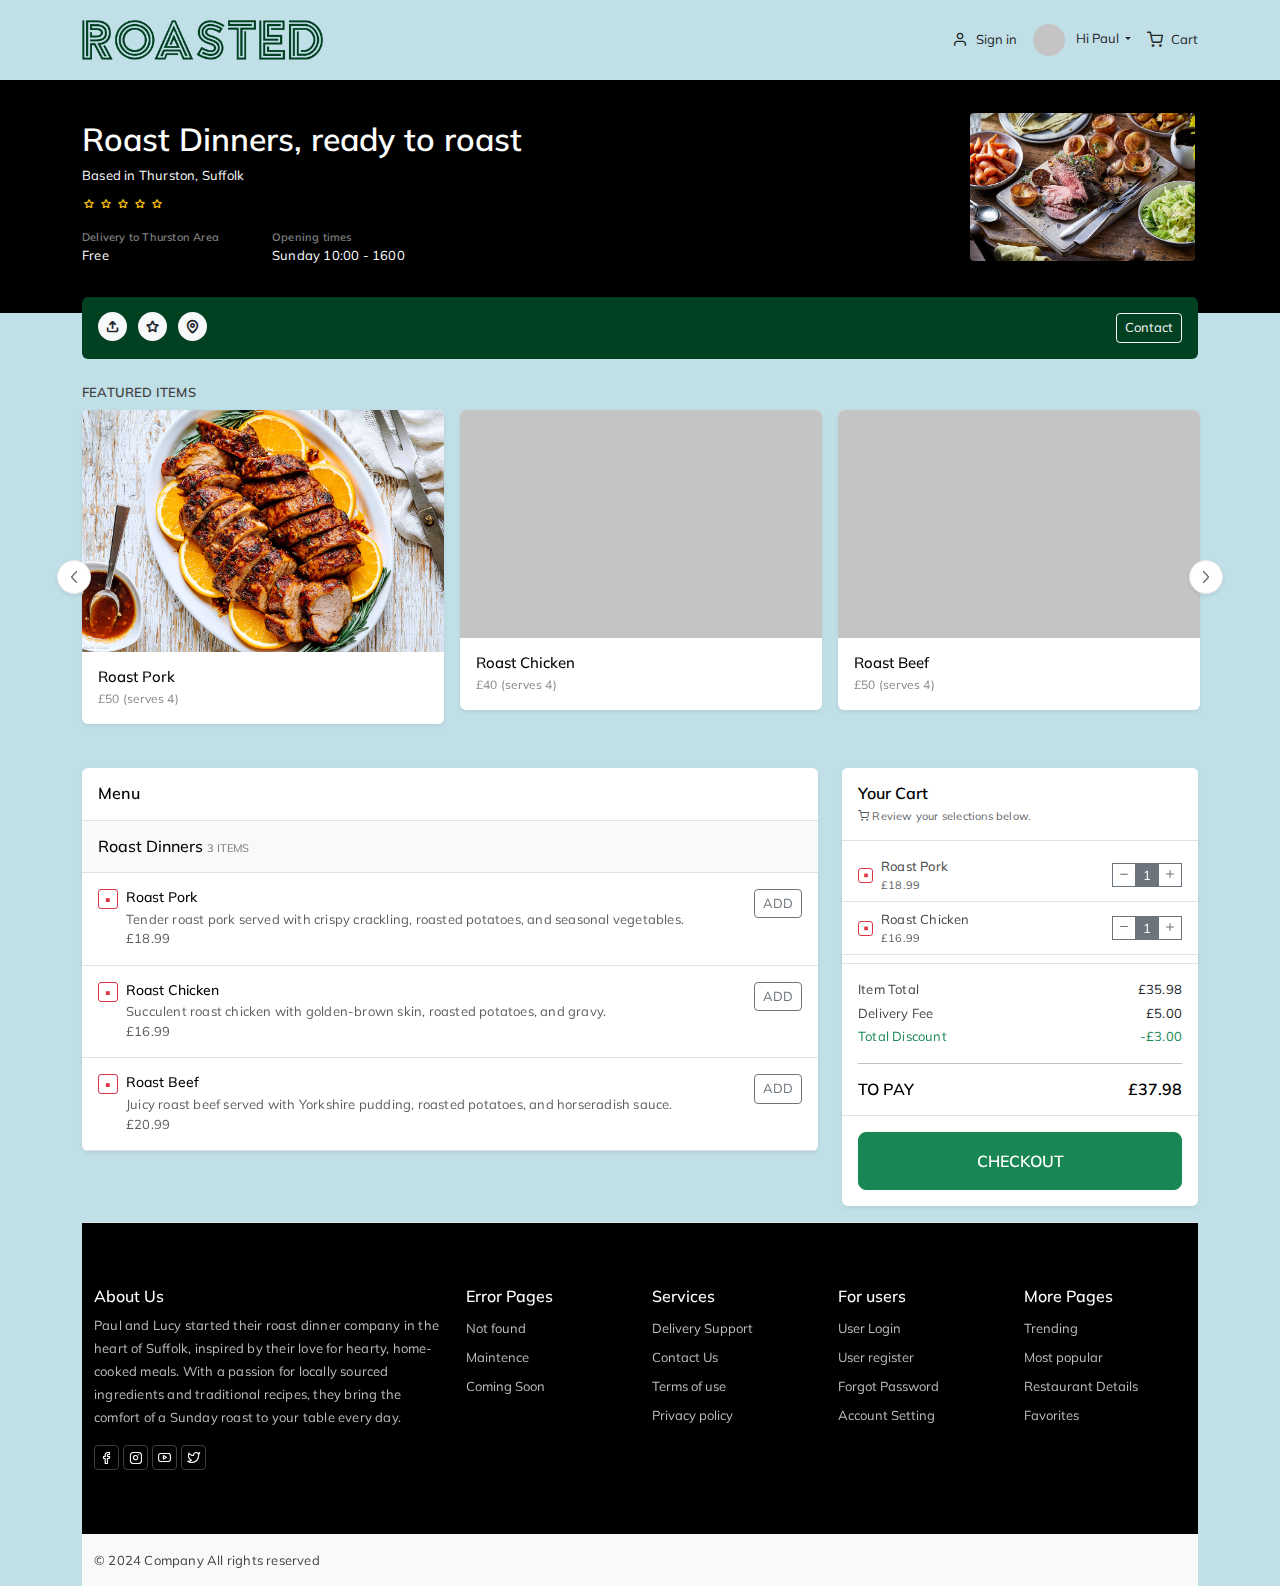
<file: index.html>
<!DOCTYPE html>
<html lang="en">

<head>
    <meta charset="utf-8">
    <meta name="viewport" content="width=device-width, initial-scale=1, shrink-to-fit=no">
    <meta name="description" content="Askbootstrap">
    <meta name="author" content="Askbootstrap">
    <link rel="icon" type="image/png" href="img/fav.png">
    <title>Roasted Suffolk</title>
    <!-- Slick Slider -->
    <link href="vendor/slick/slick/slick.css" rel="stylesheet" type="text/css">
    <link href="vendor/slick/slick/slick-theme.css" rel="stylesheet" type="text/css">
    <!-- Feather Icon-->
    <link href="vendor/icons/feather.css" rel="stylesheet" type="text/css">
    <!-- Bootstrap core CSS -->
    <link href="vendor/bootstrap/css/bootstrap.min.css" rel="stylesheet">
    <!-- Custom styles for this template -->
    <link href="css/style.css" rel="stylesheet">
    <!-- Sidebar CSS -->
    <link href="vendor/sidebar/demo.css" rel="stylesheet">
</head>

<body class="fixed-bottom-bar">
    <header class="section-header">
        <section class="header-main shadow-sm py-3">
            <div class="container">
                <div class="row align-items-center">
                    <!-- Logo Section -->
                    <div class="col-auto">
                        <a href="index.html" class="brand-wrap mb-0">
                            <img alt="Logo" class="img-fluid" src="img/logo.png">
                        </a>
                    </div>
                    <!-- Right Section -->
                    <div class="col">
                        <div class="d-flex align-items-center justify-content-end">
                            <!-- Signin -->
                            <a href="login.html" class="widget-header me-3 text-dark">
                                <div class="icon d-flex align-items-center">
                                    <i class="feather-user h6 me-2 mb-0"></i> <span>Sign in</span>
                                </div>
                            </a>
                            <!-- My account -->
                            <div class="dropdown me-3">
                                <a href="#" class="dropdown-toggle text-dark py-2 d-block" id="dropdownMenuButton" data-bs-toggle="dropdown" aria-haspopup="true" aria-expanded="false">
                                    <img alt="User" src="img/user/1.jpg" class="img-fluid rounded-circle header-user me-2"> Hi Paul
                                </a>
                                <div class="dropdown-menu dropdown-menu-end">
                                    <a class="dropdown-item" href="profile.html">My account</a>
                                    <a class="dropdown-item" href="faq.html">Delivery support</a>
                                    <a class="dropdown-item" href="contact-us.html">Contact us</a>
                                    <a class="dropdown-item" href="terms.html">Terms of use</a>
                                    <a class="dropdown-item" href="privacy.html">Privacy policy</a>
                                    <a class="dropdown-item" href="login.html">Logout</a>
                                </div>
                            </div>
                            <!-- Cart -->
                            <a href="checkout.html" class="widget-header text-dark">
                                <div class="icon d-flex align-items-center">
                                    <i class="feather-shopping-cart h6 me-2 mb-0"></i> <span>Cart</span>
                                </div>
                            </a>
                        </div>
                    </div>
                </div>
            </div>
        </section>
    </header>
    
    <div class="d-none">
        <div class="p-3 d-flex align-items-center">
            <!-- Logo Section -->
            <a href="index.html" class="brand-wrap mb-0 me-2">
                <img alt="Logo" class="img-fluid" src="img/logo.png" style="max-height: 30px;">
            </a>
            <!-- Title Section -->
        </div>        
    </div>
    <div class="offer-section py-4">
        <div class="container position-relative">
            <img alt="#" src="img/roast-1.jpg" class="restaurant-pic">
            <div class="pt-3 text-white">
                <h2 class="fw-bold">Roast Dinners, ready to roast</h2>
                <p class="text-white m-0">Based in Thurston, Suffolk</p>
                <div class="rating-wrap d-flex align-items-center mt-2">
                    <ul class="rating-stars list-unstyled">
                        <li>
                            <i class="feather-star text-warning"></i>
                            <i class="feather-star text-warning"></i>
                            <i class="feather-star text-warning"></i>
                            <i class="feather-star text-warning"></i>
                            <i class="feather-star text-warning"></i>
                        </li>
                    </ul>
                </div>
            </div>
            <div class="pb-4">
                <div class="row">
                    <div class="col-6 col-md-2">
                        <p class="text-white-50 fw-bold m-0 small">Delivery to Thurston Area</p>
                        <p class="text-white m-0">Free</p>
                    </div>
                    <div class="col-6 col-md-2">
                        <p class="text-white-50 fw-bold m-0 small">Opening times</p>
                        <p class="text-white m-0">Sunday 10:00 - 1600</p>
                    </div>
                </div>
            </div>
        </div>
    </div>
    <div class="container">
        <div class="p-3 bg-primary bg-primary mt-n3 rounded position-relative">
            <div class="d-flex align-items-center">
                <div class="feather_icon">
                    <a href="#ratings-and-reviews" class="text-decoration-none text-dark"><i class="p-2 bg-light rounded-circle fw-bold  feather-upload"></i></a>
                    <a href="#ratings-and-reviews" class="text-decoration-none text-dark mx-2"><i class="p-2 bg-light rounded-circle fw-bold  feather-star"></i></a>
                    <a href="#ratings-and-reviews" class="text-decoration-none text-dark"><i class="p-2 bg-light rounded-circle fw-bold feather-map-pin"></i></a>
                </div>
                <a href="contact-us.html" class="btn btn-sm btn-outline-light ms-auto">Contact</a>
            </div>
        </div>
    </div>
    <div class="container">
        <div class="">
            <p class="fw-bold pt-4 m-0">FEATURED ITEMS</p>
            <!-- slider -->
            <div class="trending-slider rounded">
                <div class="osahan-slider-item">
                    <div class="list-card bg-white h-100 rounded overflow-hidden position-relative shadow-sm">
                        <div class="list-card-image">
                            <a href="checkout.html">
                                <img alt="#" src="img/roastpork.jpg" class="img-fluid item-img w-100">
                            </a>
                        </div>
                        <div class="p-3 position-relative">
                            <div class="list-card-body">
                                <h6 class="mb-1"><a href="checkout.html" class="text-black">Roast Pork</a>
                                </h6>
                                <p class="text-gray m-0"> <span class="text-black-50"> £50 (serves 4)</span></p>
                            </div>
                        </div>
                    </div>
                </div>
                <div class="osahan-slider-item">
                    <div class="list-card bg-white h-100 rounded overflow-hidden position-relative shadow-sm">
                        <div class="list-card-image">
                            <a href="checkout.html">
                                <img alt="#" src="img/trending2.png" class="img-fluid item-img w-100">
                            </a>
                        </div>
                        <div class="p-3 position-relative">
                            <div class="list-card-body">
                                <h6 class="mb-1"><a href="checkout.html" class="text-black">Roast Chicken</a></h6>
                                <p class="text-gray m-0"> <span class="text-black-50"> £40 (serves 4)</span></p>
                            </div>
                        </div>
                    </div>
                </div>
                <div class="osahan-slider-item">
                    <div class="list-card bg-white h-100 rounded overflow-hidden position-relative shadow-sm">
                        <div class="list-card-image">
                            <a href="checkout.html">
                                <img alt="#" src="img/trending3.png" class="img-fluid item-img w-100">
                            </a>
                        </div>
                        <div class="p-3 position-relative">
                            <div class="list-card-body">
                                <h6 class="mb-1"><a href="checkout.html" class="text-black">Roast Beef</a></h6>
                                <p class="text-gray m-0"> <span class="text-black-50"> £50 (serves 4)</span></p>
                            </div>
                        </div>
                    </div>
                </div>
                <div class="osahan-slider-item">
                    <div class="list-card bg-white h-100 rounded overflow-hidden position-relative shadow-sm">
                        <div class="list-card-image">
                            <a href="checkout.html">
                                <img alt="#" src="img/trending2.png" class="img-fluid item-img w-100">
                            </a>
                        </div>
                        <div class="p-3 position-relative">
                            <div class="list-card-body">
                                <h6 class="mb-1"><a href="checkout.html" class="text-black">Thai Famous Cuisine</a></h6>
                                <p class="text-gray mb-3">North Indian • Indian • Pure veg</p>
                                <p class="text-gray m-0"> <span class="text-black-50"> £250 FOR TWO</span></p>
                            </div>
                        </div>
                    </div>
                </div>
            </div>
        </div>
    </div>
    <!-- Menu -->
    <div class="container position-relative">
        <div class="row">
            <div class="col-md-8 pt-3">
                <div class="shadow-sm rounded bg-white mb-3 overflow-hidden">
                    <div class="d-flex item-aligns-center">
                        <p class="fw-bold h6 p-3 border-bottom mb-0 w-100">Menu</p>
                    </div>
                    <div class="row m-0">
                        <h6 class="p-3 m-0 bg-light w-100">Roast Dinners <small class="text-black-50">3 ITEMS</small></h6>
                        <div class="col-md-12 px-0 border-top">
                            <div>
                                <!-- Roast Pork -->
                                <div class="d-flex gap-2 p-3 border-bottom gold-members">
                                    <div class="fw-bold text-danger non_veg">.</div>
                                    <div>
                                        <h6 class="mb-1">Roast Pork</h6>
                                        <p class="text-muted mb-0">Tender roast pork served with crispy crackling, roasted potatoes, and seasonal vegetables.</p>
                                        <p class="text-muted mb-0">£18.99</p>
                                    </div>
                                    <span class="ms-auto">
                                        <a href="#" class="btn btn-outline-secondary btn-sm" data-bs-toggle="modal" data-bs-target="#extras">ADD</a>
                                    </span>
                                </div>
                                <!-- Roast Chicken -->
                                <div class="d-flex gap-2 p-3 border-bottom gold-members">
                                    <div class="fw-bold text-danger non_veg">.</div>
                                    <div>
                                        <h6 class="mb-1">Roast Chicken</h6>
                                        <p class="text-muted mb-0">Succulent roast chicken with golden-brown skin, roasted potatoes, and gravy.</p>
                                        <p class="text-muted mb-0">£16.99</p>
                                    </div>
                                    <span class="ms-auto">
                                        <a href="#" class="btn btn-outline-secondary btn-sm" data-bs-toggle="modal" data-bs-target="#extras">ADD</a>
                                    </span>
                                </div>
                                <!-- Roast Beef -->
                                <div class="d-flex gap-2 p-3 border-bottom gold-members">
                                    <div class="fw-bold text-danger non_veg">.</div>
                                    <div>
                                        <h6 class="mb-1">Roast Beef</h6>
                                        <p class="text-muted mb-0">Juicy roast beef served with Yorkshire pudding, roasted potatoes, and horseradish sauce.</p>
                                        <p class="text-muted mb-0">£20.99</p>
                                    </div>
                                    <span class="ms-auto">
                                        <a href="#" class="btn btn-outline-secondary btn-sm" data-bs-toggle="modal" data-bs-target="#extras">ADD</a>
                                    </span>
                                </div>
                            </div>
                        </div>
                    </div>
                </div>
            </div>
            <!-- Cart Section -->
           <!-- Cart Section -->
<div class="col-md-4 pt-3">
    <div class="osahan-cart-item rounded shadow-sm overflow-hidden bg-white sticky_sidebar mb-3">
        <div class="d-flex border-bottom osahan-cart-item-profile bg-white p-3">
            <div class="d-flex flex-column">
                <h6 class="mb-1 fw-bold">Your Cart</h6>
                <p class="mb-0 small text-muted"><i class="feather-shopping-cart"></i> Review your selections below.</p>
            </div>
        </div>
        <!-- Cart Items -->
        <div class="bg-white border-bottom py-2">
            <div class="gold-members d-flex align-items-center justify-content-between px-3 py-2 border-bottom">
                <div class="d-flex align-items-center">
                    <div class="me-2 text-danger">&middot;</div>
                    <div>
                        <p class="m-0">Roast Pork</p>
                        <p class="text-muted mb-0 small">£18.99</p>
                    </div>
                </div>
                <div class="d-flex align-items-center">
                    <span class="count-number float-end">
                        <button type="button" class="btn-sm left dec btn btn-outline-secondary">
                            <i class="feather-minus"></i>
                        </button>
                        <input class="count-number-input" type="text" readonly="" value="1">
                        <button type="button" class="btn-sm right inc btn btn-outline-secondary">
                            <i class="feather-plus"></i>
                        </button>
                    </span>
                </div>
            </div>
            <div class="gold-members d-flex align-items-center justify-content-between px-3 py-2 border-bottom">
                <div class="d-flex align-items-center">
                    <div class="me-2 text-danger">&middot;</div>
                    <div>
                        <p class="m-0">Roast Chicken</p>
                        <p class="text-muted mb-0 small">£16.99</p>
                    </div>
                </div>
                <div class="d-flex align-items-center">
                    <span class="count-number float-end">
                        <button type="button" class="btn-sm left dec btn btn-outline-secondary">
                            <i class="feather-minus"></i>
                        </button>
                        <input class="count-number-input" type="text" readonly="" value="1">
                        <button type="button" class="btn-sm right inc btn btn-outline-secondary">
                            <i class="feather-plus"></i>
                        </button>
                    </span>
                </div>
            </div>
        </div>
        <!-- Total Summary -->
        <div class="bg-white p-3 clearfix border-bottom">
            <p class="mb-1">Item Total <span class="float-end text-dark">£35.98</span></p>
            <p class="mb-1">Delivery Fee <span class="float-end text-dark">£5.00</span></p>
            <p class="mb-1 text-success">Total Discount <span class="float-end text-success">-£3.00</span></p>
            <hr>
            <h6 class="fw-bold mb-0">TO PAY <span class="float-end">£37.98</span></h6>
        </div>
        <!-- Checkout Button -->
        <div class="p-3">
            <a class="btn btn-success w-100 btn-lg" href="successful.html">CHECKOUT</a>
        </div>
    </div>

        </div>
    </div>
    
    <!-- Footer -->
    <div class="osahan-menu-fotter fixed-bottom bg-white px-3 py-2 text-center d-none">
        <div class="row">
            <div class="col">
                <a href="home.html" class="text-dark small fw-bold text-decoration-none">
                    <p class="h4 m-0"><i class="feather-home text-dark"></i></p>
                    Home
                </a>
            </div>
            <div class="col selected">
                <a href="trending.html" class="text-danger small fw-bold text-decoration-none">
                    <p class="h4 m-0"><i class="feather-map-pin"></i></p>
                    Trending
                </a>
            </div>
            <div class="col bg-white rounded-circle mt-n4 px-3 py-2">
                <div class="bg-danger rounded-circle mt-n0 shadow">
                    <a href="checkout.html" class="text-white small fw-bold text-decoration-none">
                        <i class="feather-shopping-cart"></i>
                    </a>
                </div>
            </div>
            <div class="col">
                <a href="favorites.html" class="text-dark small fw-bold text-decoration-none">
                    <p class="h4 m-0"><i class="feather-heart"></i></p>
                    Favorites
                </a>
            </div>
            <div class="col">
                <a href="profile.html" class="text-dark small fw-bold text-decoration-none">
                    <p class="h4 m-0"><i class="feather-user"></i></p>
                    Profile
                </a>
            </div>
        </div>
    </div>
    <!-- footer -->
    <footer class="section-footer border-top bg-dark">
        <div class="container">
            <div class="footer-top padding-y py-5">
                <div class="row pt-3">
                    <aside class="col-md-4 footer-about">
                        <article class="d-flex pb-3">
                            <div class="flex-grow-1">
                                <h6 class="title text-white">About Us</h6>
                                <p class="text-muted">Paul and Lucy started their roast dinner company in the heart of Suffolk, inspired by their love for hearty, home-cooked meals. With a passion for locally sourced ingredients and traditional recipes, they bring the comfort of a Sunday roast to your table every day.</p>
                                <div class="d-flex align-items-center">
                                    <a class="btn btn-icon btn-outline-light me-1 btn-sm" title="Facebook" target="_blank" href="#"><i class="feather-facebook"></i></a>
                                    <a class="btn btn-icon btn-outline-light me-1 btn-sm" title="Instagram" target="_blank" href="#"><i class="feather-instagram"></i></a>
                                    <a class="btn btn-icon btn-outline-light me-1 btn-sm" title="Youtube" target="_blank" href="#"><i class="feather-youtube"></i></a>
                                    <a class="btn btn-icon btn-outline-light me-1 btn-sm" title="Twitter" target="_blank" href="#"><i class="feather-twitter"></i></a>
                                </div>
                            </div>
                        </article>
                    </aside>
                    <aside class="col-sm-3 col-md-2 text-white">
                        <h6 class="title">Error Pages</h6>
                        <ul class="list-unstyled hov_footer">
                            <li> <a href="not-found.html" class="text-muted">Not found</a></li>
                            <li> <a href="maintence.html" class="text-muted">Maintence</a></li>
                            <li> <a href="coming-soon.html" class="text-muted">Coming Soon</a></li>
                        </ul>
                    </aside>
                    <aside class="col-sm-3 col-md-2 text-white">
                        <h6 class="title">Services</h6>
                        <ul class="list-unstyled hov_footer">
                            <li> <a href="faq.html" class="text-muted">Delivery Support</a></li>
                            <li> <a href="contact-us.html" class="text-muted">Contact Us</a></li>
                            <li> <a href="terms.html" class="text-muted">Terms of use</a></li>
                            <li> <a href="privacy.html" class="text-muted">Privacy policy</a></li>
                        </ul>
                    </aside>
                    <aside class="col-sm-3 col-md-2 text-white">
                        <h6 class="title">For users</h6>
                        <ul class="list-unstyled hov_footer">
                            <li> <a href="login.html" class="text-muted"> User Login </a></li>
                            <li> <a href="signup.html" class="text-muted"> User register </a></li>
                            <li> <a href="forgot_password.html" class="text-muted"> Forgot Password </a></li>
                            <li> <a href="profile.html" class="text-muted"> Account Setting </a></li>
                        </ul>
                    </aside>
                    <aside class="col-sm-3 col-md-2 text-white">
                        <h6 class="title">More Pages</h6>
                        <ul class="list-unstyled hov_footer">
                            <li> <a href="trending.html" class="text-muted"> Trending </a></li>
                            <li> <a href="most_popular.html" class="text-muted"> Most popular </a></li>
                            <li> <a href="restaurant.html" class="text-muted"> Restaurant Details </a></li>
                            <li> <a href="favorites.html" class="text-muted"> Favorites </a></li>
                        </ul>
                    </aside>
                </div>
            </div>
        </div>        
        <!-- //container -->
        <div class="footer-copyright border-top py-3 bg-light">
            <div class="container d-flex align-items-center">
                <p class="mb-0"> © 2024 Company All rights reserved </p>
            </div>
        </div>
    </footer>
    <nav id="main-nav">
        <ul class="second-nav">
            <li><a href="home.html"><i class="feather-home me-2"></i> Homepage</a></li>
            <li><a href="my_order.html"><i class="feather-list me-2"></i> My Orders</a></li>
            <li>
                <a href="#"><i class="feather-edit-2 me-2"></i> Authentication</a>
                <ul>
                    <li><a href="login.html">Login</a></li>
                    <li><a href="signup.html">Register</a></li>
                    <li><a href="forgot_password.html">Forgot Password</a></li>
                    <li><a href="verification.html">Verification</a></li>
                    <li><a href="location.html">Location</a></li>
                </ul>
            </li>
            <li><a href="favorites.html"><i class="feather-heart me-2"></i> Favorites</a></li>
            <li><a href="trending.html"><i class="feather-trending-up me-2"></i> Trending</a></li>
            <li><a href="most_popular.html"><i class="feather-award me-2"></i> Most Popular</a></li>
            <li><a href="restaurant.html"><i class="feather-paperclip me-2"></i> Restaurant Detail</a></li>
            <li><a href="checkout.html"><i class="feather-list me-2"></i> Checkout</a></li>
            <li><a href="successful.html"><i class="feather-check-circle me-2"></i> Successful</a></li>
            <li><a href="map.html"><i class="feather-map-pin me-2"></i> Live Map</a></li>
            <li>
                <a href="#"><i class="feather-user me-2"></i> Profile</a>
                <ul>
                    <li><a href="profile.html">Profile</a></li>
                    <li><a href="favorites.html">Delivery support</a></li>
                    <li><a href="contact-us.html">Contact Us</a></li>
                    <li><a href="terms.html">Terms of use</a></li>
                    <li><a href="privacy.html">Privacy & Policy</a></li>
                </ul>
            </li>
            <li>
                <a href="#"><i class="feather-alert-triangle me-2"></i> Error</a>
                <ul>
                    <li><a href="not-found.html">Not Found</a>
                        <li><a href="maintence.html"> Maintence</a>
                            <li><a href="coming-soon.html">Coming Soon</a>
                </ul>
                </li>
                <li>
                    <a href="#"><i class="feather-link me-2"></i> Navigation Link Example</a>
                    <ul>
                        <li>
                            <a href="#">Link Example 1</a>
                            <ul>
                                <li>
                                    <a href="#">Link Example 1.1</a>
                                    <ul>
                                        <li><a href="#">Link</a></li>
                                        <li><a href="#">Link</a></li>
                                        <li><a href="#">Link</a></li>
                                        <li><a href="#">Link</a></li>
                                        <li><a href="#">Link</a></li>
                                    </ul>
                                </li>
                                <li>
                                    <a href="#">Link Example 1.2</a>
                                    <ul>
                                        <li><a href="#">Link</a></li>
                                        <li><a href="#">Link</a></li>
                                        <li><a href="#">Link</a></li>
                                        <li><a href="#">Link</a></li>
                                    </ul>
                                </li>
                            </ul>
                        </li>
                        <li><a href="#">Link Example 2</a></li>
                        <li><a href="#">Link Example 3</a></li>
                        <li><a href="#">Link Example 4</a></li>
                        <li data-nav-custom-content>
                            <div class="custom-message">
                                You can add any custom content to your navigation items. This text is just an example.
                            </div>
                        </li>
                    </ul>
                </li>
        </ul>
        <ul class="bottom-nav">
            <li class="email">
                <a class="text-danger" href="home.html">
                    <p class="h5 m-0"><i class="feather-home text-danger"></i></p>
                    Home
                </a>
            </li>
            <li class="github">
                <a href="faq.html">
                    <p class="h5 m-0"><i class="feather-message-circle"></i></p>
                    FAQ
                </a>
            </li>
            <li class="ko-fi">
                <a href="contact-us.html">
                    <p class="h5 m-0"><i class="feather-phone"></i></p>
                    Help
                </a>
            </li>
        </ul>
    </nav>
    <!-- extras modal -->
    <div class="modal fade" id="extras" tabindex="-1" role="dialog" aria-hidden="true">
        <div class="modal-dialog modal-dialog-centered">
            <div class="modal-content">
                <div class="modal-header">
                    <h5 class="modal-title">Extras</h5>
                    <button type="button" class="btn-close shadow-none" data-bs-dismiss="modal" aria-label="Close"></button>
                </div>
                <div class="modal-body">
                    <form>
                        <!-- extras body -->
                        <div class="recepie-body">
                            <div class="form-check custom-radio border-bottom py-2">
                                <input type="radio" id="customRadio1f" name="location" class="form-check-input" checked>
                                <label class="form-check-label" for="customRadio1f">Tuna <span class="text-muted">+£35.00</span></label>
                            </div>
                            <div class="form-check custom-radio border-bottom py-2">
                                <input type="radio" id="customRadio2f" name="location" class="form-check-input">
                                <label class="form-check-label" for="customRadio2f">Salmon <span class="text-muted">+£20.00</span></label>
                            </div>
                            <div class="form-check custom-radio border-bottom py-2">
                                <input type="radio" id="customRadio3f" name="location" class="form-check-input">
                                <label class="form-check-label" for="customRadio3f">Wasabi <span class="text-muted">+£25.00</span></label>
                            </div>
                            <div class="form-check custom-radio border-bottom py-2">
                                <input type="radio" id="customRadio4f" name="location" class="form-check-input">
                                <label class="form-check-label" for="customRadio4f">Unagi  <span class="text-muted">+£10.00</span></label>
                            </div>
                            <div class="form-check custom-radio border-bottom py-2">
                                <input type="radio" id="customRadio5f" name="location" class="form-check-input">
                                <label class="form-check-label" for="customRadio5f">Vegetables  <span class="text-muted">+£5.00</span></label>
                            </div>
                            <div class="form-check custom-radio border-bottom py-2">
                                <input type="radio" id="customRadio6f" name="location" class="form-check-input">
                                <label class="form-check-label" for="customRadio6f">Noodles  <span class="text-muted">+£30.00</span></label>
                            </div>
                            <h6 class="fw-bold mt-4">QUANTITY</h6>
                            <div class="d-flex align-items-center">
                                <p class="m-0">1 Item</p>
                                <div class="ms-auto">
                                    <span class="count-number"><button type="button" class="btn-sm left dec btn btn-outline-secondary"> <i class="feather-minus"></i> </button><input class="count-number-input" type="text" readonly="" value="1"><button type="button" class="btn-sm right inc btn btn-outline-secondary"> <i class="feather-plus"></i> </button></span>
                                </div>
                            </div>
                        </div>
                    </form>
                </div>
                <div class="modal-footer p-0 border-0">
                    <div class="col-6 m-0 p-0">
                        <button type="button" class="btn border-top btn-lg w-100" data-bs-dismiss="modal">Close</button>
                    </div>
                    <div class="col-6 m-0 p-0">
                        <button type="button" class="btn btn-primary btn-lg w-100">Apply</button>
                    </div>
                </div>
            </div>
        </div>
    </div>
    <!-- Bootstrap core JavaScript -->
    <script type="text/javascript" src="vendor/jquery/jquery.min.js"></script>
    <script type="text/javascript" src="vendor/bootstrap/js/bootstrap.bundle.min.js"></script>
    <!-- slick Slider JS-->
    <script type="text/javascript" src="vendor/slick/slick/slick.min.js"></script>
    <!-- Sidebar JS-->
    <script type="text/javascript" src="vendor/sidebar/hc-offcanvas-nav.js"></script>
    <!-- Custom scripts for all pages-->
    <script type="text/javascript" src="js/osahan.js"></script>
</body>

</html>
</file>
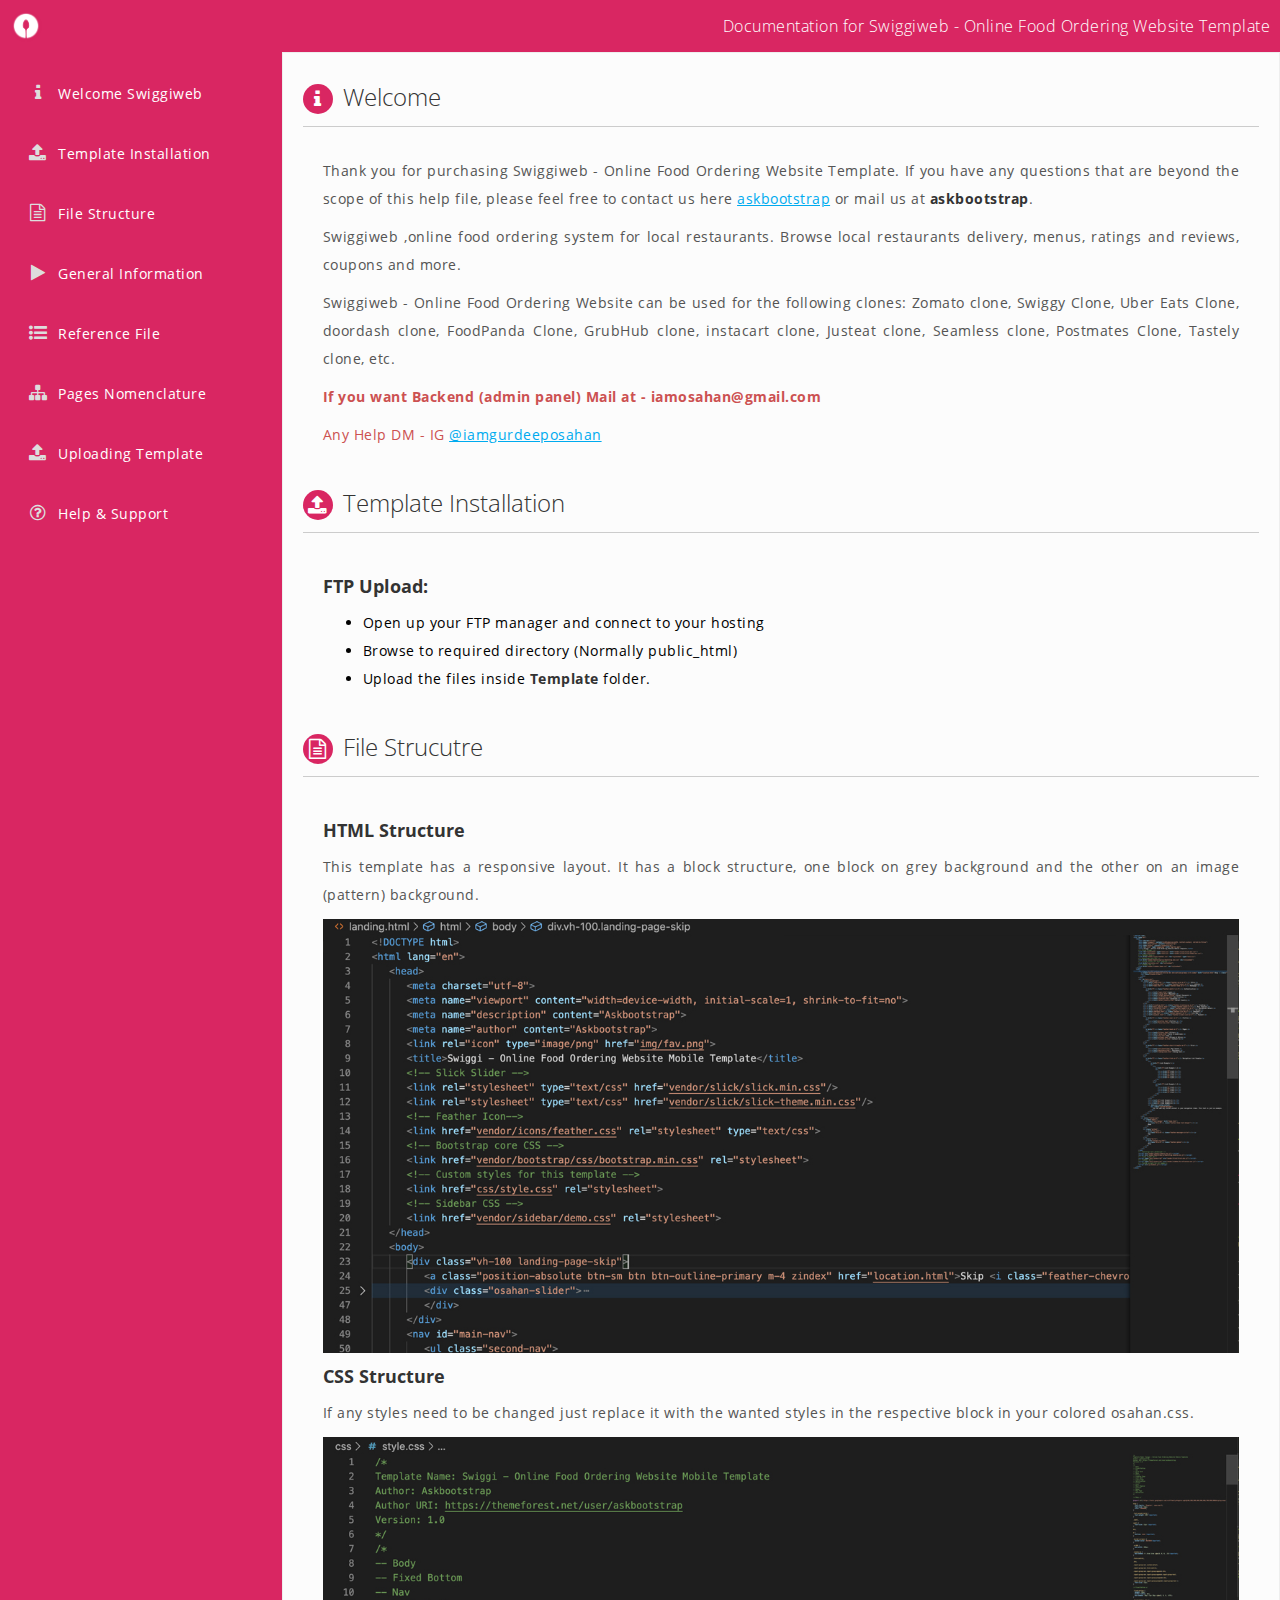
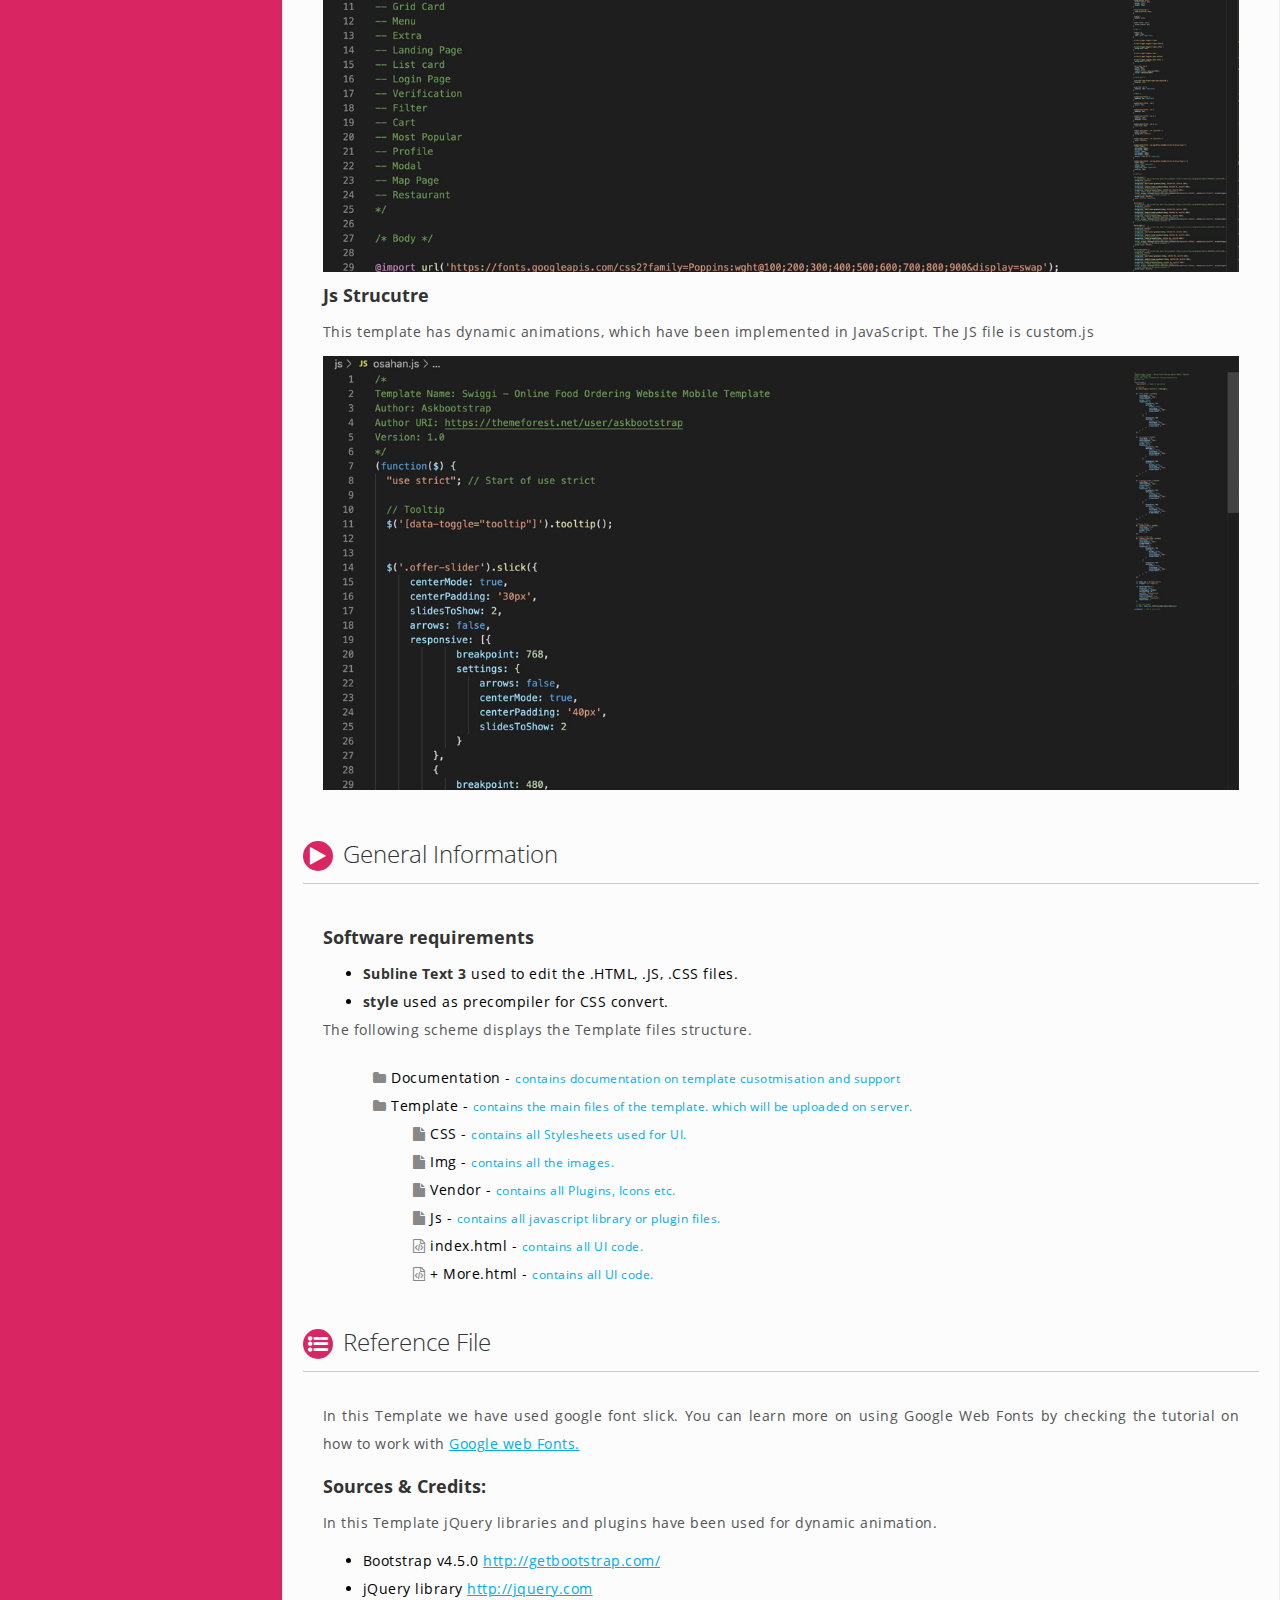
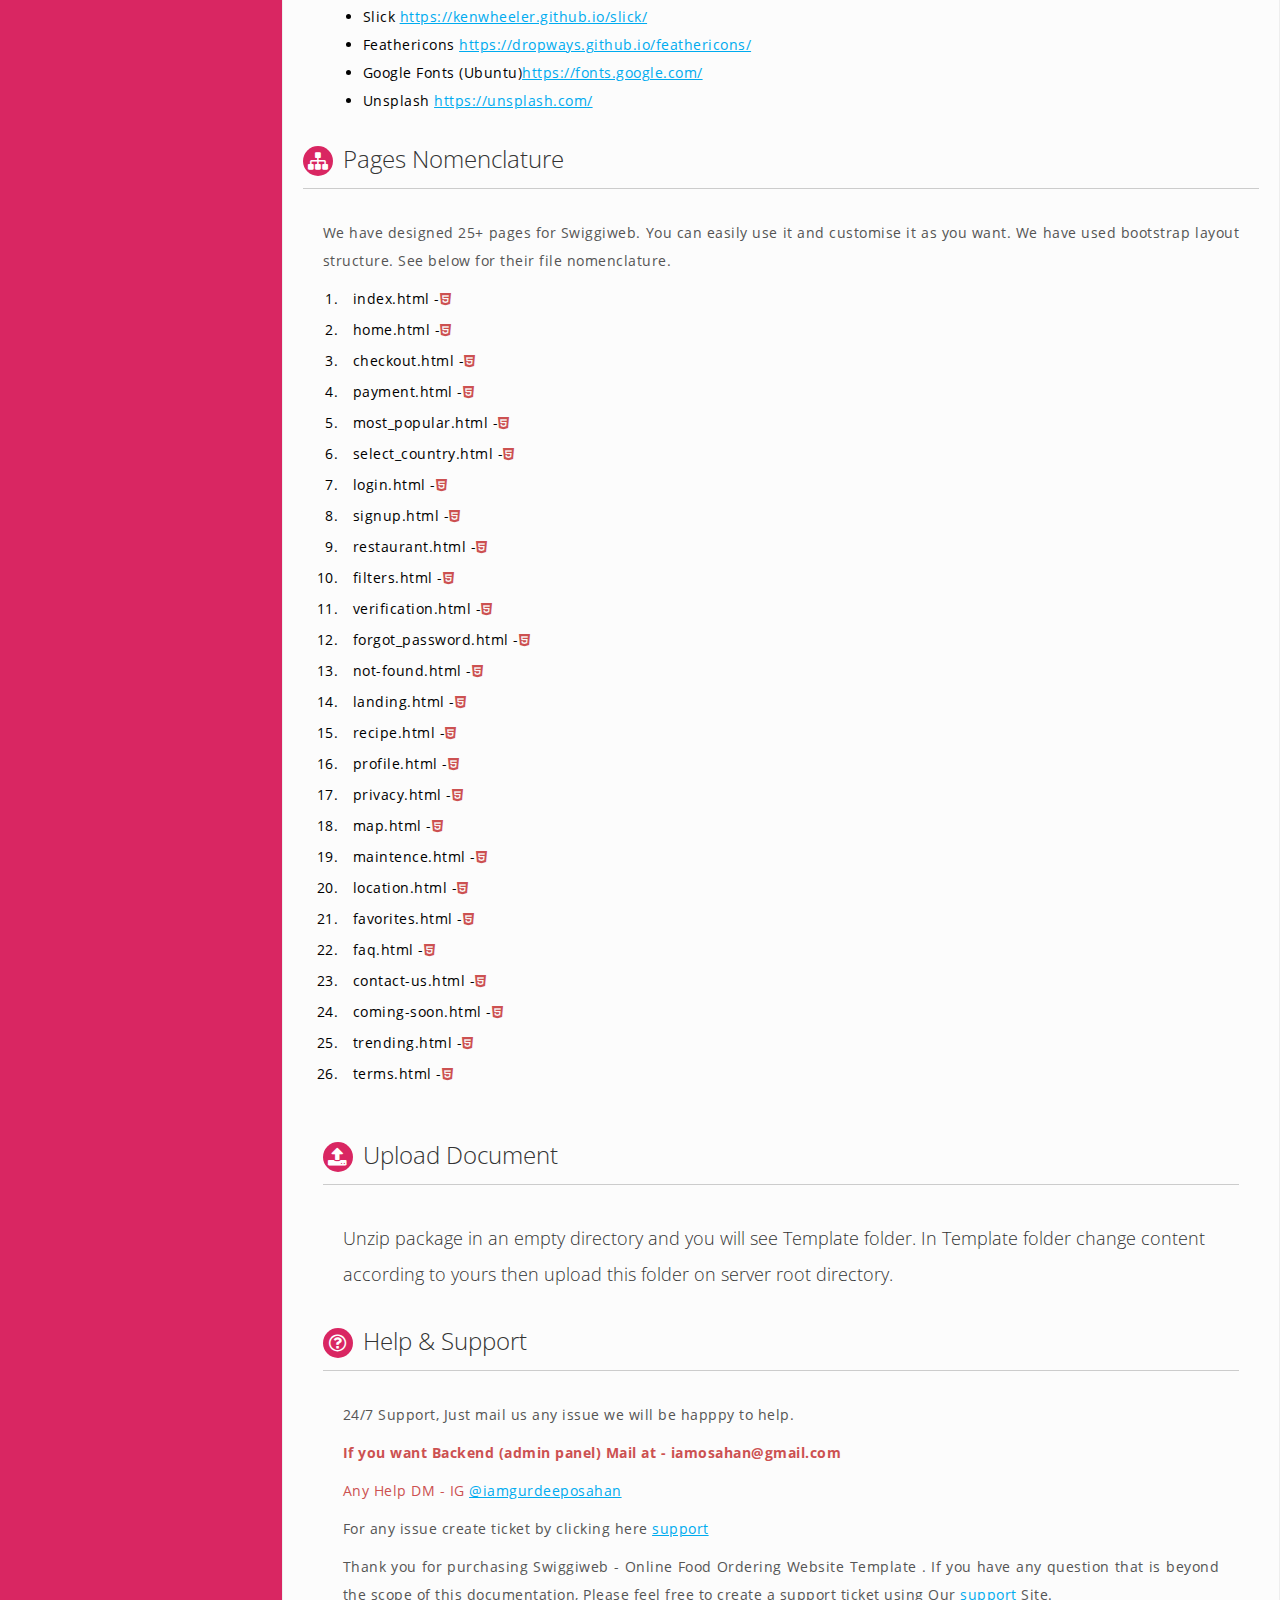
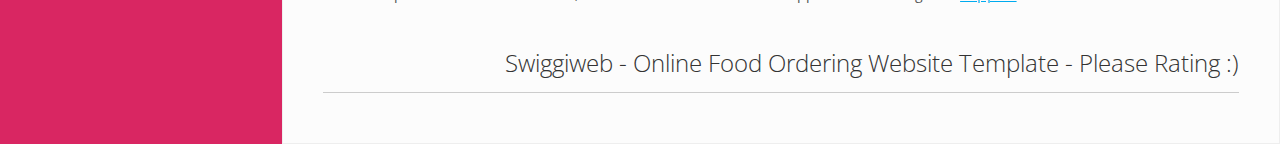
<file: Documentation/index.html>
<!DOCTYPE html>
<html lang="en">

<head>
    <meta charset="UTF-8">
    <meta http-equiv="X-UA-Compatible" content="IE=edge">
    <meta name="viewport" content="width=device-width, initial-scale=1.0" />
    <title>Swiggiweb - Online Food Ordering Website Template</title>
    <link rel="icon" type="image/x-icon" href="images/logo.png">
    <link href="http://fonts.googleapis.com/css?family=Open+Sans:400,600" rel="stylesheet">
    <link rel="stylesheet" href="font-awesome/css/font-awesome.min.css">
    <link rel="stylesheet" href="css/prettify.css">
    <link rel="stylesheet" href="css/style.css">
</head>

<body>
    <div id="hdr">
        <div class="hdr-inner">
            <img src="images/logo.png" alt="">
            <h1>Documentation for Swiggiweb - Online Food Ordering Website Template</h1>
        </div>
    </div>
    <div class="div-center bdy">
        <div class="tbl">
            <div class="tbl-row">
                <div class="tbl-cell menu-container">
                    <ul id="menu">
                        <li><a href="#welcome" id="menu-welcome"><i class="fa fa-info"></i>Welcome Swiggiweb</a></li>
                        <li><a href="#welcome" id="menu-welcome"><i class="fa fa-upload"></i>Template Installation</a></li>
                        <li><a href="#file" id="menu-File" class=""><i class="fa fa-file-text-o"></i>File Structure</a></li>
                        <li><a href="#generalinfo" id="menu-generalinfo"><i class="fa fa-play"></i>General Information</a></li>
                        <li><a href="#referencefile" id="menu-referencefile"><i class="fa fa-list-ul"></i>Reference File</a></li>
                        <li><a href="#pagestructure" id="menu-pagestructure" class=""><i class="fa fa-sitemap"></i>Pages Nomenclature</a></li>
                        <li><a href="#upload" id="menu-upload"><i class="fa fa-upload"></i>Uploading Template</a></li>
                        <li><a href="#help" id="menu-help"><i class="fa fa-question-circle-o"></i>Help &#38; Support</a></li>
                    </ul>
                </div>
                <div class="tbl-cell container">
                    <div class="content">
                        <div id="welcome" class="main-content">
                            <h2><i class="fa fa-info"></i>Welcome</h2>
                            <div class="content-container">
                                <p>
                                    Thank you for purchasing Swiggiweb - Online Food Ordering Website Template. If you have any questions that are beyond the scope of this help file, please feel free to contact us here <a href="https://themeforest.net/user/askbootstrap"
                                        target="_blank">askbootstrap</a> or mail us at <b>askbootstrap</b>.
                                </p>


                                <p>Swiggiweb ,online food ordering system for local restaurants. Browse local restaurants delivery, menus, ratings and reviews, coupons and more.</p>

                                <p>Swiggiweb - Online Food Ordering Website can be used for the following clones: Zomato clone, Swiggy Clone, Uber Eats Clone, doordash clone, FoodPanda Clone, GrubHub clone, instacart clone, Justeat clone, Seamless clone,
                                    Postmates Clone, Tastely clone, etc. </p>

                                <p><b class="color-red">If you want Backend (admin panel) Mail at - iamosahan@gmail.com</b></p>
                                <p class="color-red">Any Help DM - IG <a target="blank" href="https://www.instagram.com/iamgurdeeposahan/">@iamgurdeeposahan</a></p>
                            </div>

                        </div>
                        <div id="welcome" class="main-content">
                            <h2><i class="fa fa-upload"></i>Template Installation</h2>
                            <div class="content-container">
                                <h4><b>FTP Upload:</b></h4>
                                <ul>
                                    <li>
                                        Open up your FTP manager and connect to your hosting
                                    </li>
                                    <li>
                                        Browse to required directory (Normally public_html)
                                    </li>
                                    <li>
                                        Upload the files inside <b>Template</b> folder.
                                    </li>
                                </ul>
                            </div>
                        </div>
                        <div id="file" class="main-content">
                            <h2><i class="fa fa-file-text-o"></i>File Strucutre</h2>
                            <div class="content-container">
                                <h4><b>HTML Structure</b></h4>
                                <p>
                                    This template has a responsive layout. It has a block structure, one block on grey background and the other on an image (pattern) background.
                                </p>
                                <div class="strucutre-image">
                                    <a href="images/html.jpg"><img src="images/html.jpg" alt=""></a>
                                </div>
                                <h4><b>CSS Structure</b></h4>
                                <p> If any styles need to be changed just replace it with the wanted styles in the respective block in your colored osahan.css.</p>
                                <div class="strucutre-image">
                                    <a href="images/css.jpg"><img src="images/css.jpg" alt=""></a>
                                </div>
                                <h4><b>Js Strucutre</b></h4>
                                <p>
                                    This template has dynamic animations, which have been implemented in JavaScript. The JS file is custom.js
                                </p>
                                <div class="strucutre-image">
                                    <a href="images/js.jpg"><img src="images/js.jpg" alt=""></a>
                                </div>
                            </div>
                        </div>
                        <div id="generalinfo" class="main-content">
                            <h2><i class="fa fa-play"></i>General Information</h2>
                            <div class="content-container">
                                <h4><b>Software requirements</b></h4>
                                <ul>
                                    <li>
                                        <b>Subline Text 3</b> used to edit the .HTML, .JS, .CSS files.
                                    </li>
                                    <li>
                                        <b>style </b> used as precompiler for CSS convert.
                                    </li>
                                </ul>
                                <p>The following scheme displays the Template files structure.</p>
                                <div class="direcotry">
                                    <ul>
                                        <li><i class="fa fa-folder"></i>Documentation - <span>contains documentation on template cusotmisation and support</span></li>
                                        <li>
                                            <i class="fa fa-folder"></i>Template - <span>contains the main files of the template. which will be uploaded on server.</span>
                                            <ul>
                                                <li><i class="fa fa-file"></i>CSS - <span>contains all Stylesheets used for UI.</span></li>
                                                <li><i class="fa fa-file"></i>Img - <span>contains all the images.</span></li>
                                                <li><i class="fa fa-file"></i>Vendor - <span>contains all Plugins, Icons etc.</span></li>
                                                <li><i class="fa fa-file"></i>Js - <span>contains all javascript library or plugin files.</span></li>
                                                <li><i class="fa fa-file-code-o"></i>index.html - <span>contains all UI code.</span></li>
                                                <li><i class="fa fa-file-code-o"></i>+ More.html - <span>contains all UI code.</span></li>
                                            </ul>
                                        </li>
                                    </ul>
                                </div>
                            </div>
                        </div>

                        <div id="referencefile" class="main-content">
                            <h2><i class="fa fa-list-ul"></i>Reference File</h2>
                            <div class="content-container">
                                <p>
                                    In this Template we have used google font slick. You can learn more on using Google Web Fonts by checking the tutorial on how to work with
                                    <a href="https://developers.google.com/fonts/docs/getting_started" target="_blank">Google web Fonts.</a>
                                </p>
                                <h4><b>Sources & Credits: </b></h4>
                                <p>In this Template jQuery libraries and plugins have been used for dynamic animation.</p>
                                <ul>
                                    <li>Bootstrap v4.5.0 <a target="_blank" rel="nofollow" href="http://getbootstrap.com/">http://getbootstrap.com/</a></li>
                                    <li>jQuery library <a target="_blank" rel="nofollow" href="http://jquery.com">http://jquery.com</a></li>
                                    <li>Slick <a target="_blank" rel="nofollow" href="https://kenwheeler.github.io/slick/">https://kenwheeler.github.io/slick/</a></li>
                                    <li>Feathericons <a target="_blank" rel="nofollow" href="https://dropways.github.io/feathericons/">https://dropways.github.io/feathericons/</a></li>
                                    <li>Google Fonts (Ubuntu)<a target="_blank" rel="nofollow" href="https://fonts.google.com/">https://fonts.google.com/</a></li>
                                    <li>Unsplash <a target="_blank" rel="nofollow" href="https://unsplash.com/">https://unsplash.com/</a></li>

                                </ul>
                            </div>
                        </div>

                        <div id="pagestructure" class="main-content">
                            <h2><i class="fa fa-sitemap"></i>Pages Nomenclature</h2>
                            <div class="content-container">
                                <p>
                                    We have designed 25+ pages for Swiggiweb. You can easily use it and customise it as you want. We have used bootstrap layout structure. See below for their file nomenclature.
                                </p>
                                <ol>
                                    <li>index.html -<span class="color-red"><i class="fa fa-html5"></i></span></li>
                                    <li>home.html -<span class="color-red"><i class="fa fa-html5"></i></span></li>
                                    <li>checkout.html -<span class="color-red"><i class="fa fa-html5"></i></span></li>
                                    <li>payment.html -<span class="color-red"><i class="fa fa-html5"></i></span></li>
                                    <li>most_popular.html -<span class="color-red"><i class="fa fa-html5"></i></span></li>
                                    <li>select_country.html -<span class="color-red"><i class="fa fa-html5"></i></span></li>
                                    <li>login.html -<span class="color-red"><i class="fa fa-html5"></i></span></li>
                                    <li>signup.html -<span class="color-red"><i class="fa fa-html5"></i></span></li>
                                    <li>restaurant.html -<span class="color-red"><i class="fa fa-html5"></i></span></li>
                                    <li>filters.html -<span class="color-red"><i class="fa fa-html5"></i></span></li>
                                    <li>verification.html -<span class="color-red"><i class="fa fa-html5"></i></span></li>
                                    <li>forgot_password.html -<span class="color-red"><i class="fa fa-html5"></i></span></li>
                                    <li>not-found.html -<span class="color-red"><i class="fa fa-html5"></i></span></li>
                                    <li>landing.html -<span class="color-red"><i class="fa fa-html5"></i></span></li>
                                    <li>recipe.html -<span class="color-red"><i class="fa fa-html5"></i></span></li>
                                    <li>profile.html -<span class="color-red"><i class="fa fa-html5"></i></span></li>
                                    <li>privacy.html -<span class="color-red"><i class="fa fa-html5"></i></span></li>
                                    <li>map.html -<span class="color-red"><i class="fa fa-html5"></i></span></li>
                                    <li>maintence.html -<span class="color-red"><i class="fa fa-html5"></i></span></li>
                                    <li>location.html -<span class="color-red"><i class="fa fa-html5"></i></span></li>
                                    <li>favorites.html -<span class="color-red"><i class="fa fa-html5"></i></span></li>
                                    <li>faq.html -<span class="color-red"><i class="fa fa-html5"></i></span></li>
                                    <li>contact-us.html -<span class="color-red"><i class="fa fa-html5"></i></span></li>
                                    <li>coming-soon.html -<span class="color-red"><i class="fa fa-html5"></i></span></li>
                                    <li>trending.html -<span class="color-red"><i class="fa fa-html5"></i></span></li>
                                    <li>terms.html -<span class="color-red"><i class="fa fa-html5"></i></span></li>
                                </ol>
                            </div>
                        </div>

                        <div class="main-content">
                            <div class="content-container">
                                <div id="upload" class="main-content">
                                    <h2><i class="fa fa-upload"></i>Upload Document</h2>
                                    <div class="content-container">
                                        <h4>Unzip package in an empty directory and you will see Template folder. In Template folder change content according to yours then upload this folder on server root directory.</h4>
                                    </div>
                                </div>
                                <div id="help" class="main-content">
                                    <h2><i class="fa fa-question-circle-o"></i>Help &#38; Support</h2>
                                    <div class="content-container">
                                        <p>24/7 Support, Just mail us any issue we will be happpy to help.</p>
                                        <p><b class="color-red">If you want Backend (admin panel) Mail at - iamosahan@gmail.com</b></p>
                                        <p class="color-red">Any Help DM - IG <a target="blank" href="https://www.instagram.com/iamgurdeeposahan/">@iamgurdeeposahan</a></p>
                                        <p>For any issue create ticket by clicking here <a href="https://themeforest.net/user/askbootstrap" target="_blank">support</a></p>
                                        <p>
                                            Thank you for purchasing Swiggiweb - Online Food Ordering Website Template . If you have any question that is beyond the scope of this documentation, Please feel free to create a support ticket using Our
                                            <a href="https://themeforest.net/user/askbootstrap" target="_blank">support</a> Site.
                                        </p>
                                    </div>
                                </div>
                                <h2 style="display: block;text-align: right;">Swiggiweb - Online Food Ordering Website Template - Please Rating :)</h2>
                            </div>
                        </div>
                    </div>
                </div>
            </div>
            <script src="js/jquery.min.js"></script>
            <script type="text/javascript" src="js/prettify/prettify.js"></script>
            <script src="js/jquery-scrolltofixed-min.js"></script>
            <script src="js/jquery.scrollTo.min.js"></script>
            <script src="js/custom.js"></script>
</body>

</html>
</file>
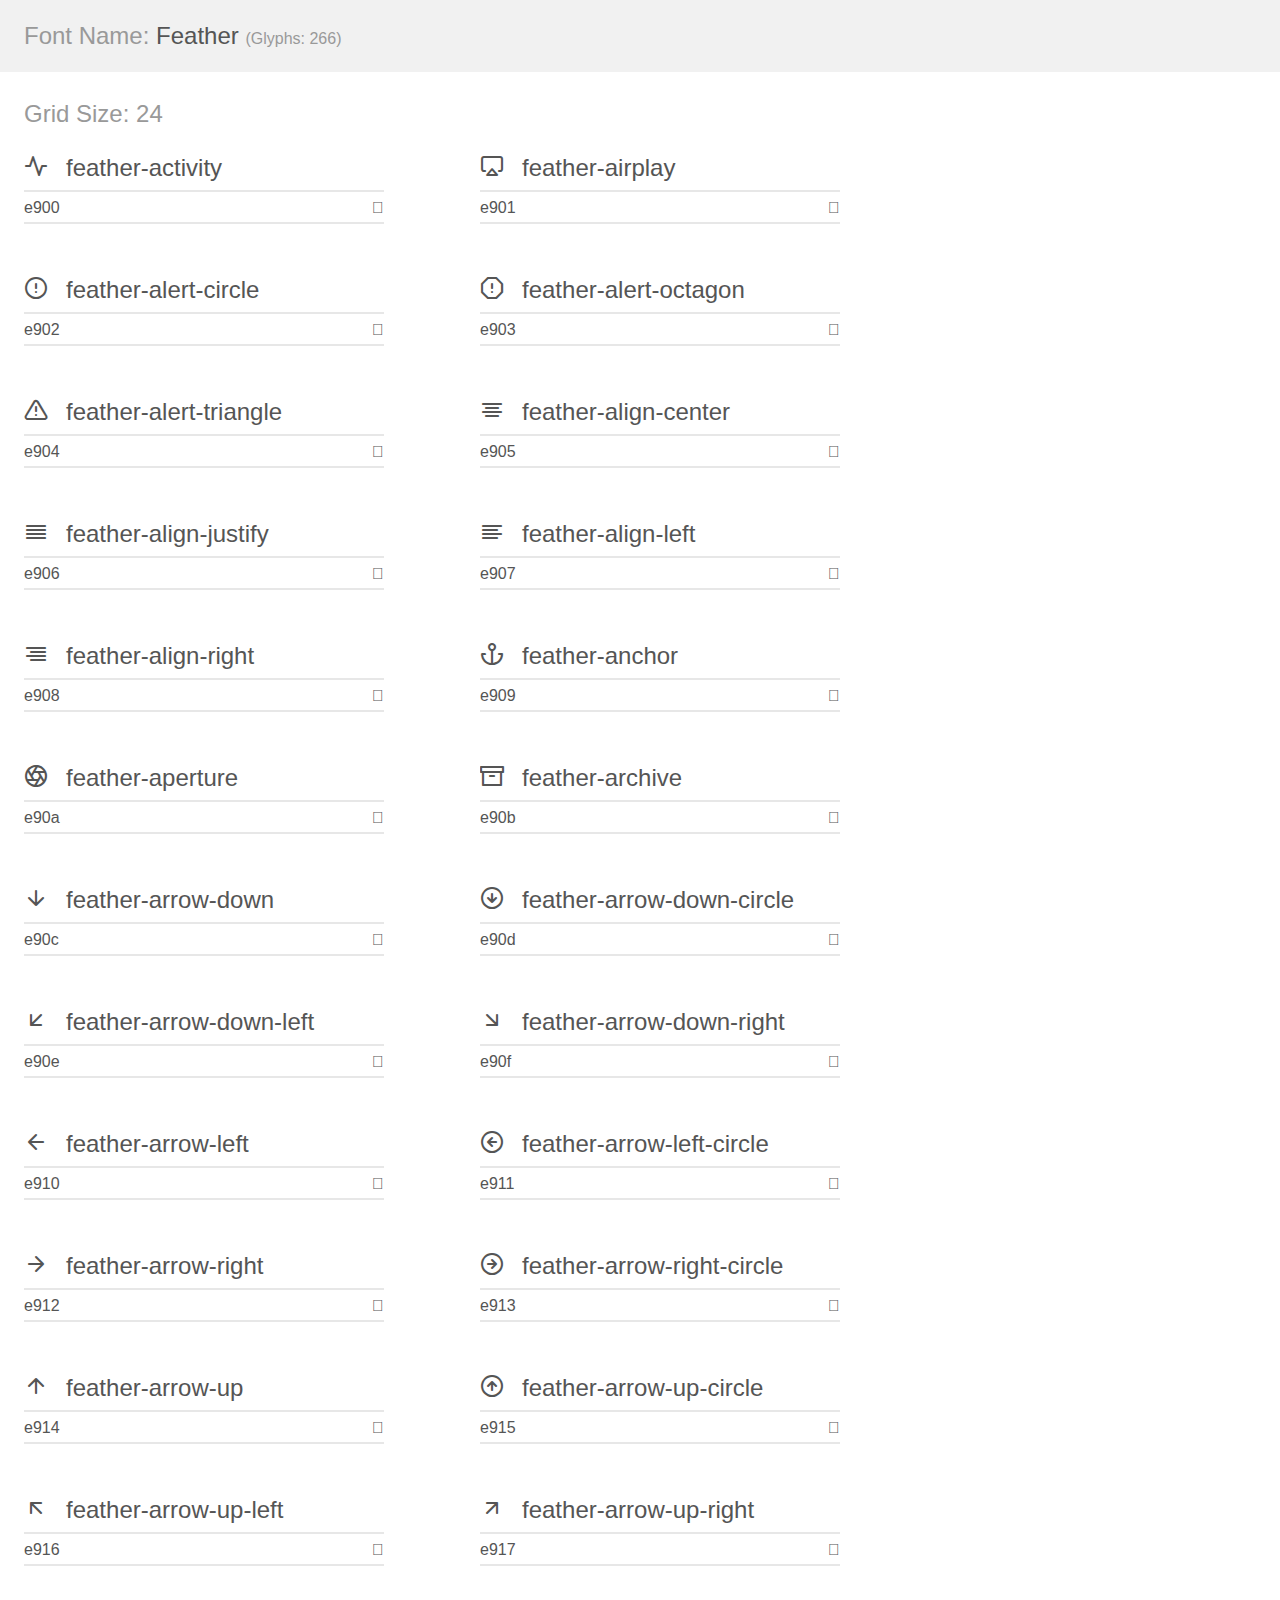
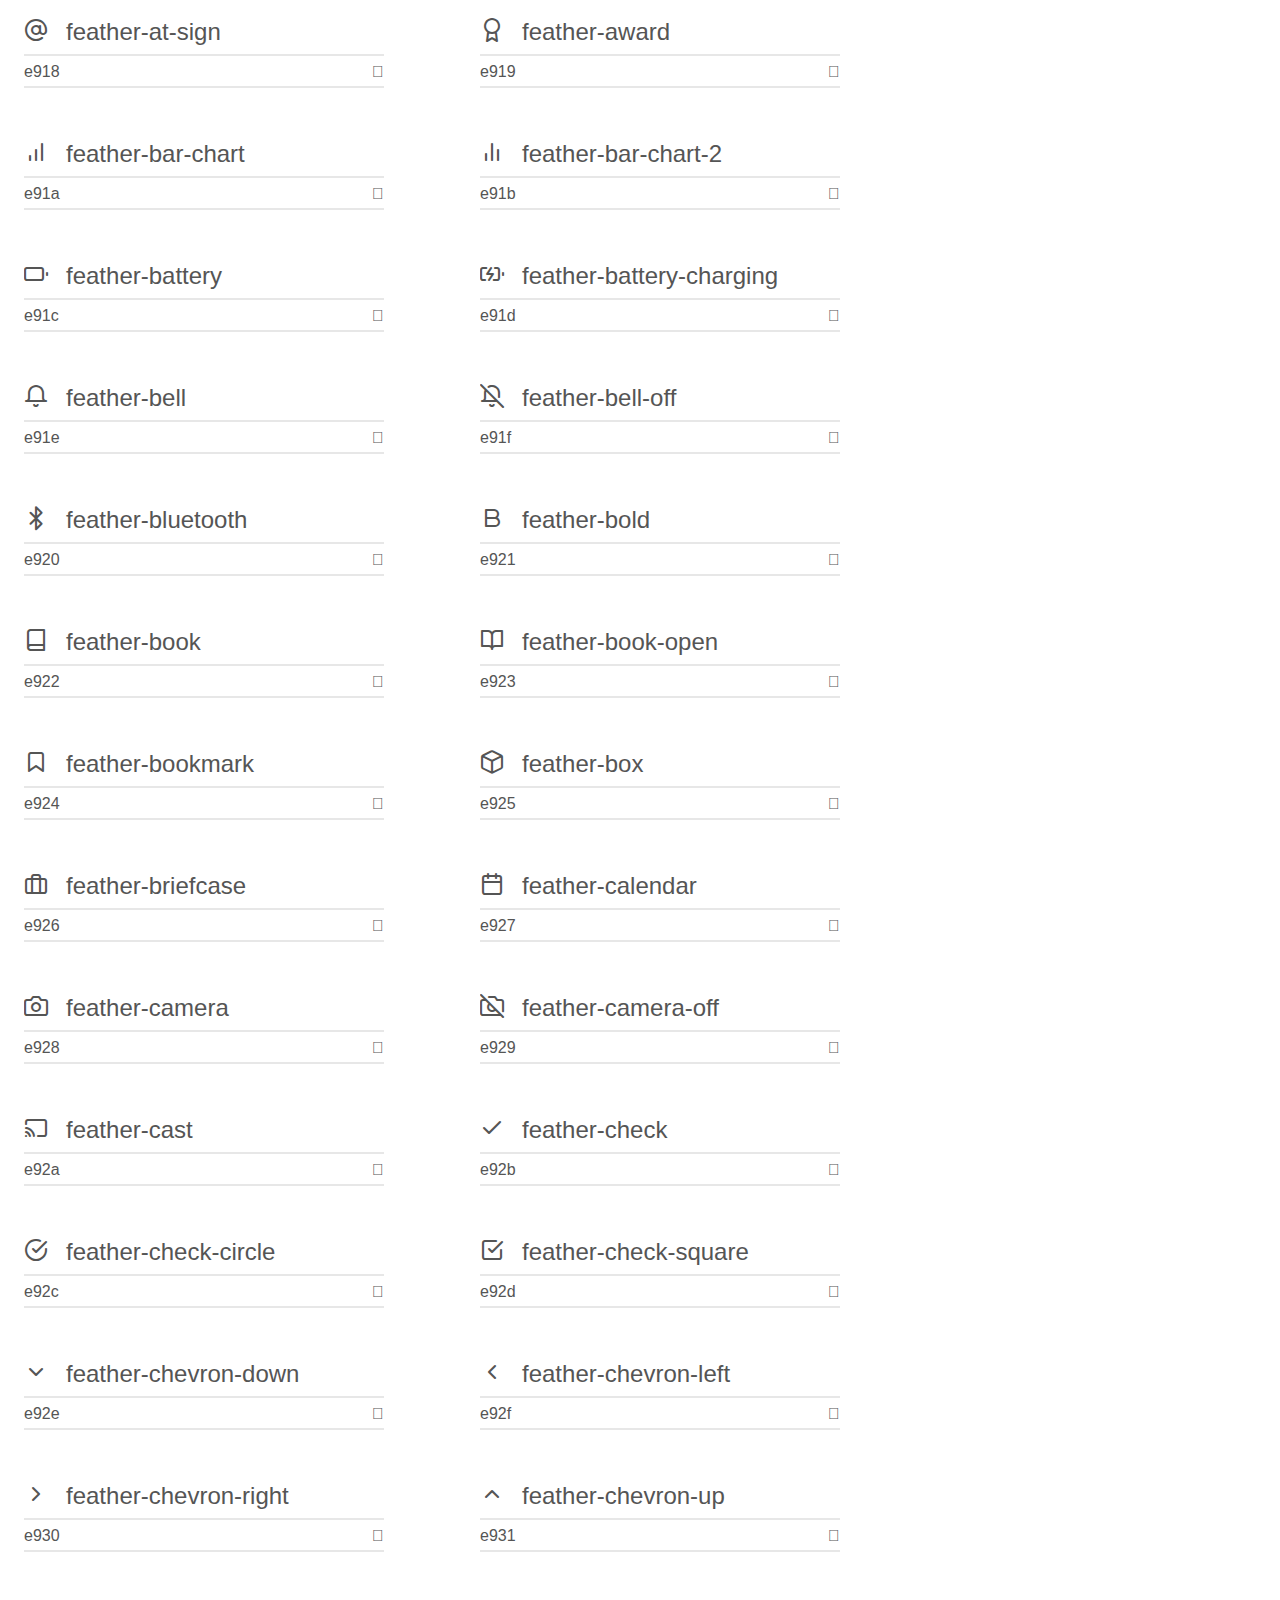
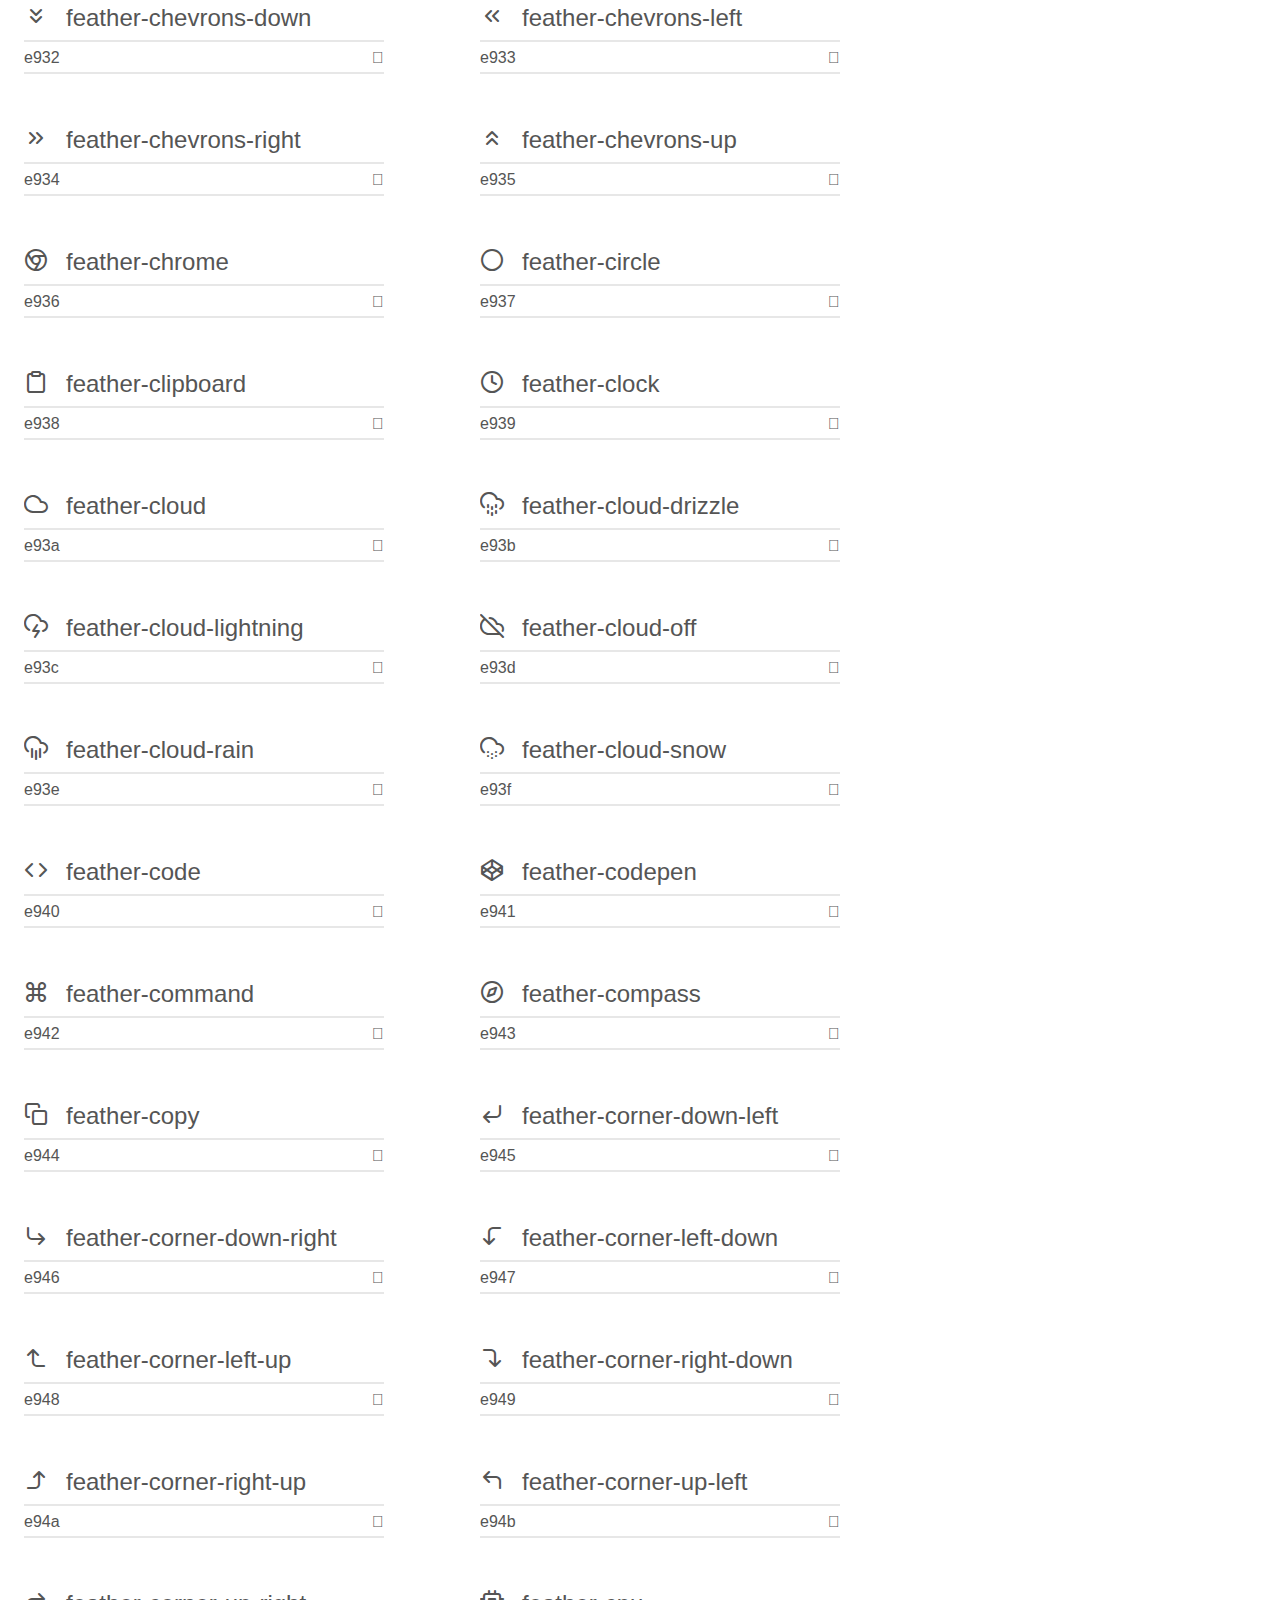
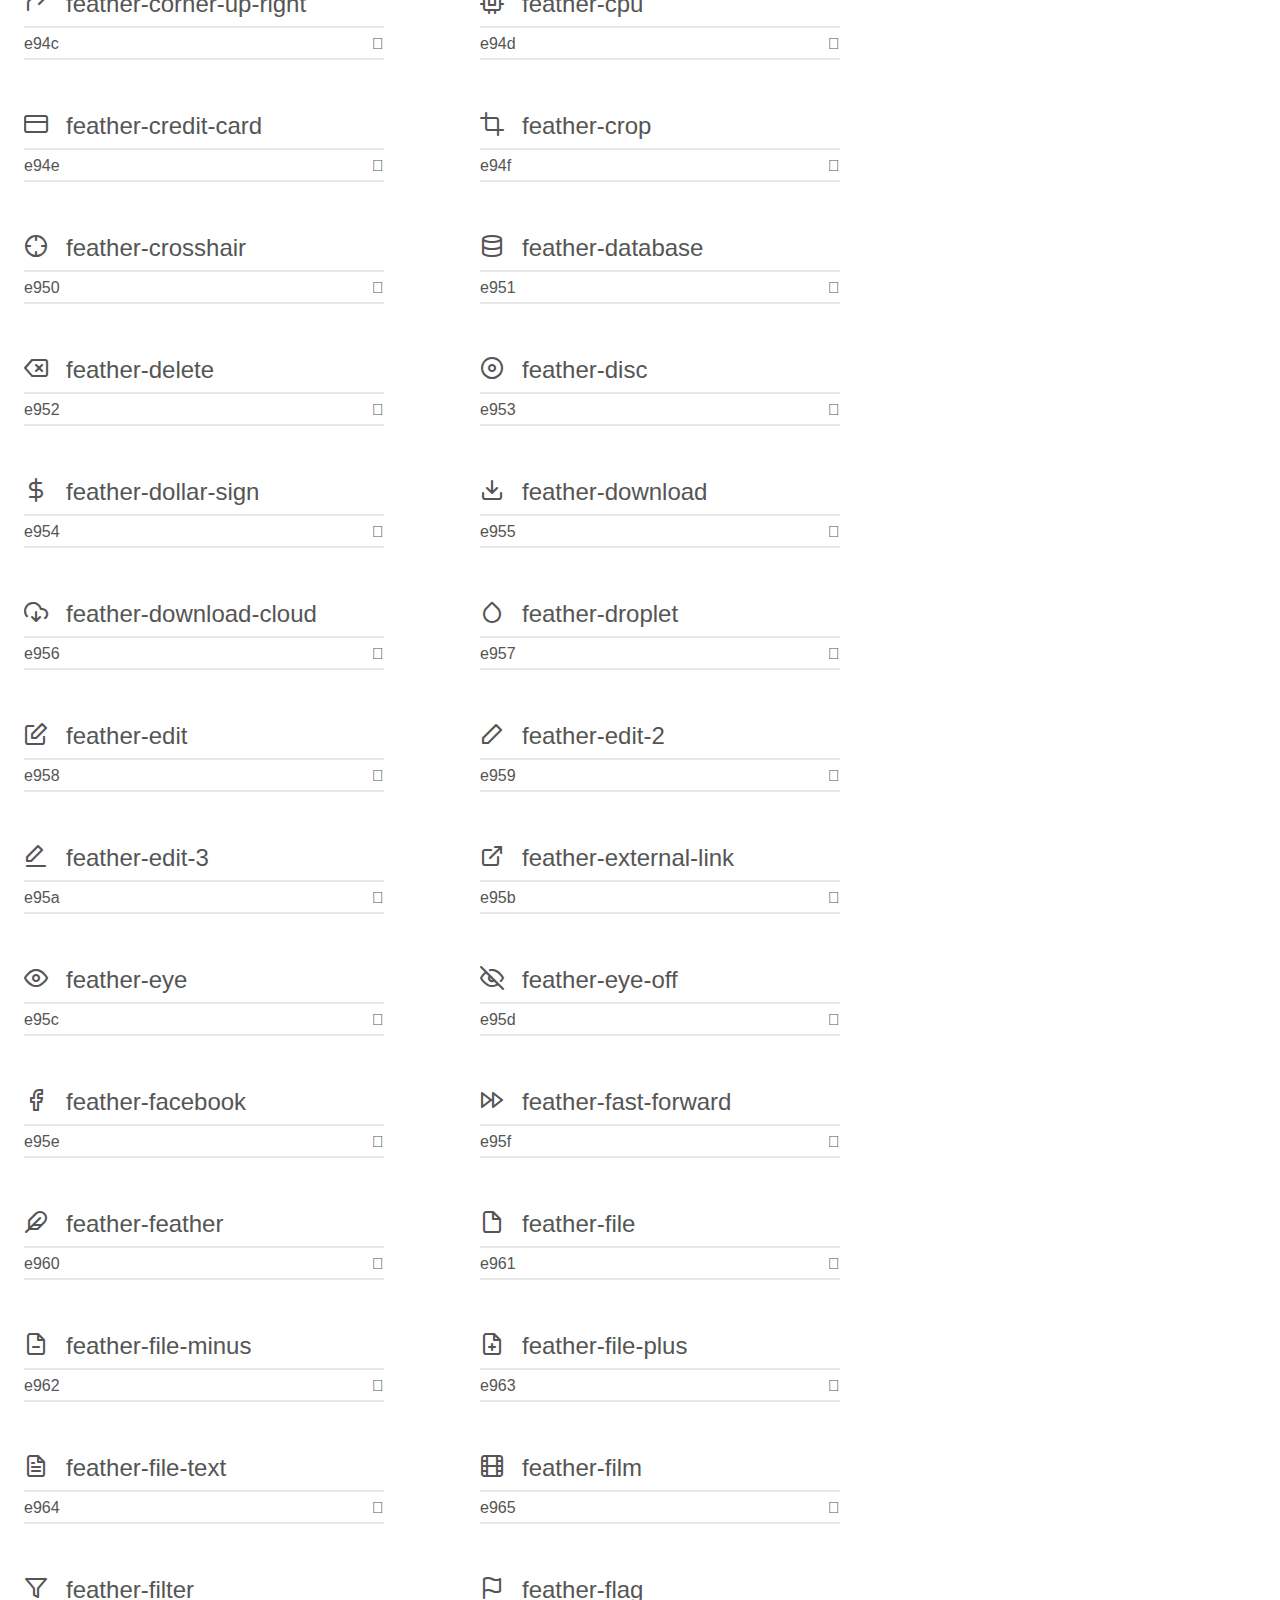
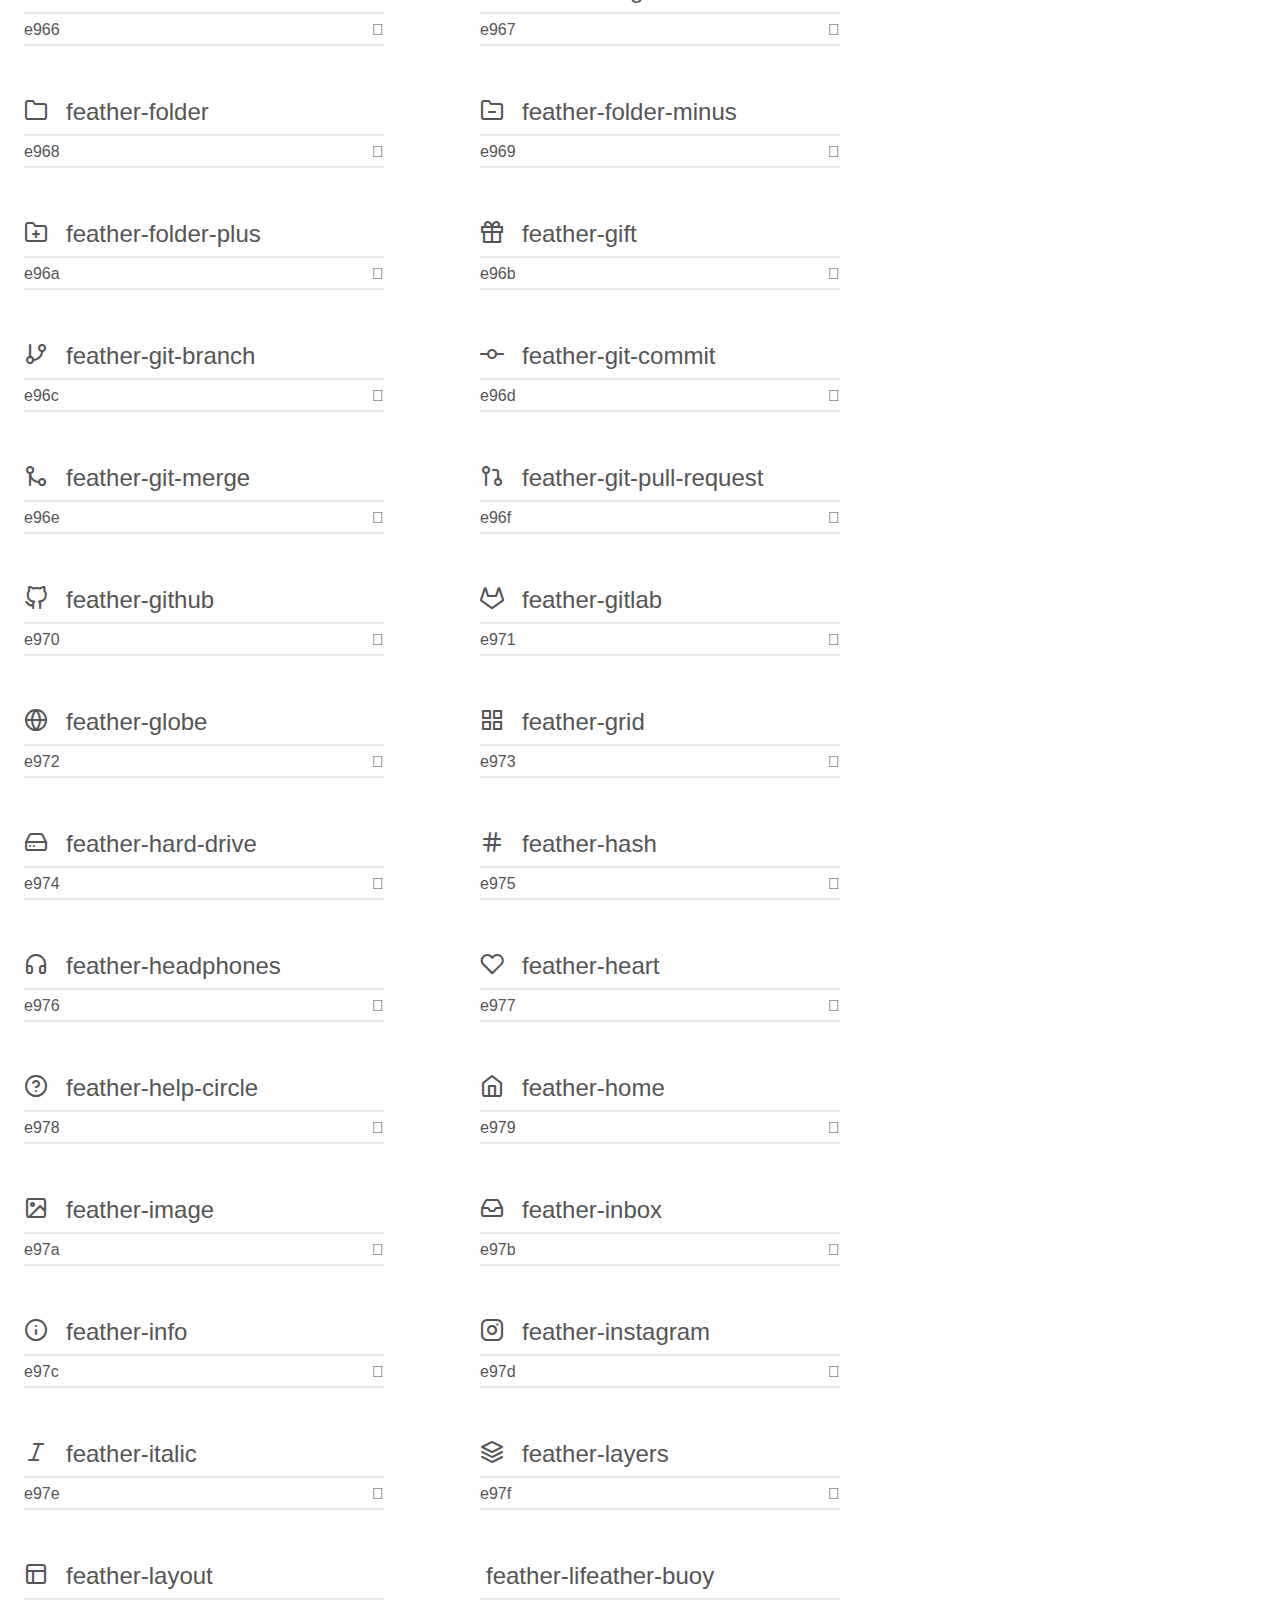
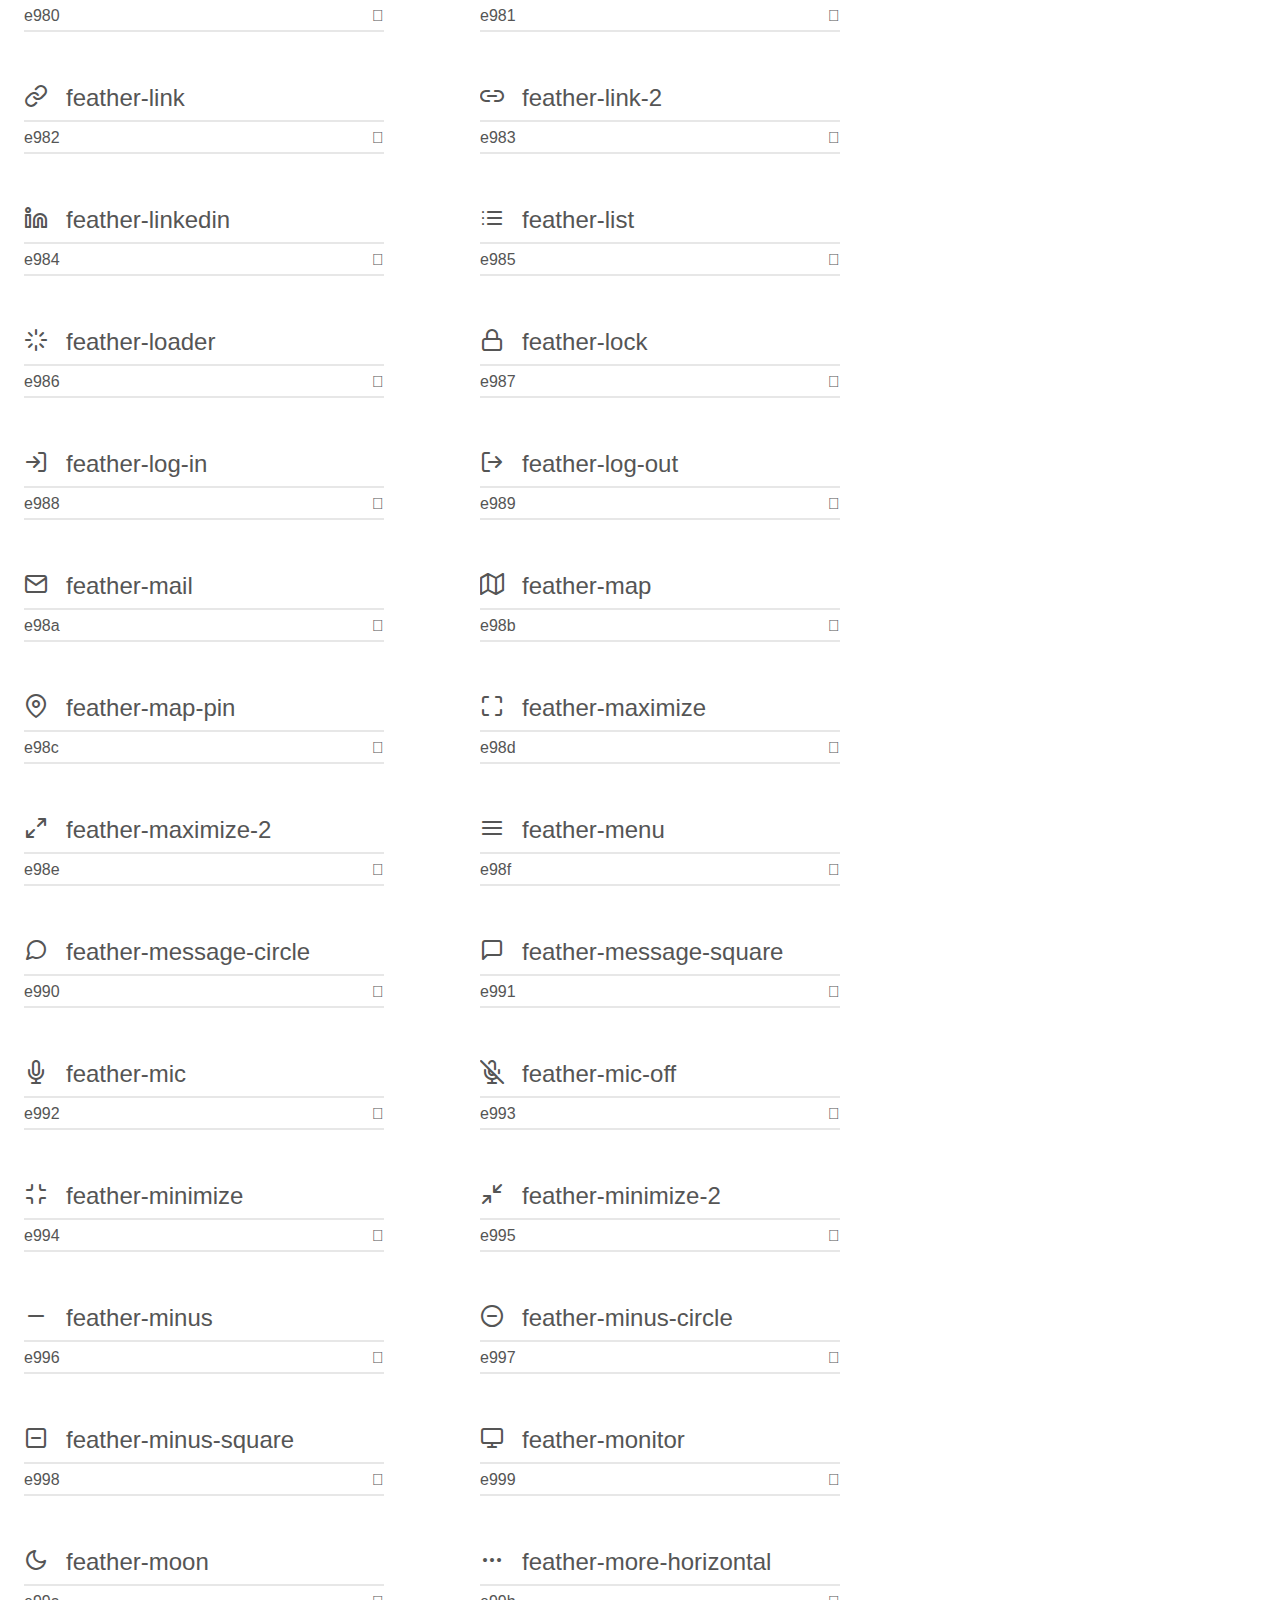
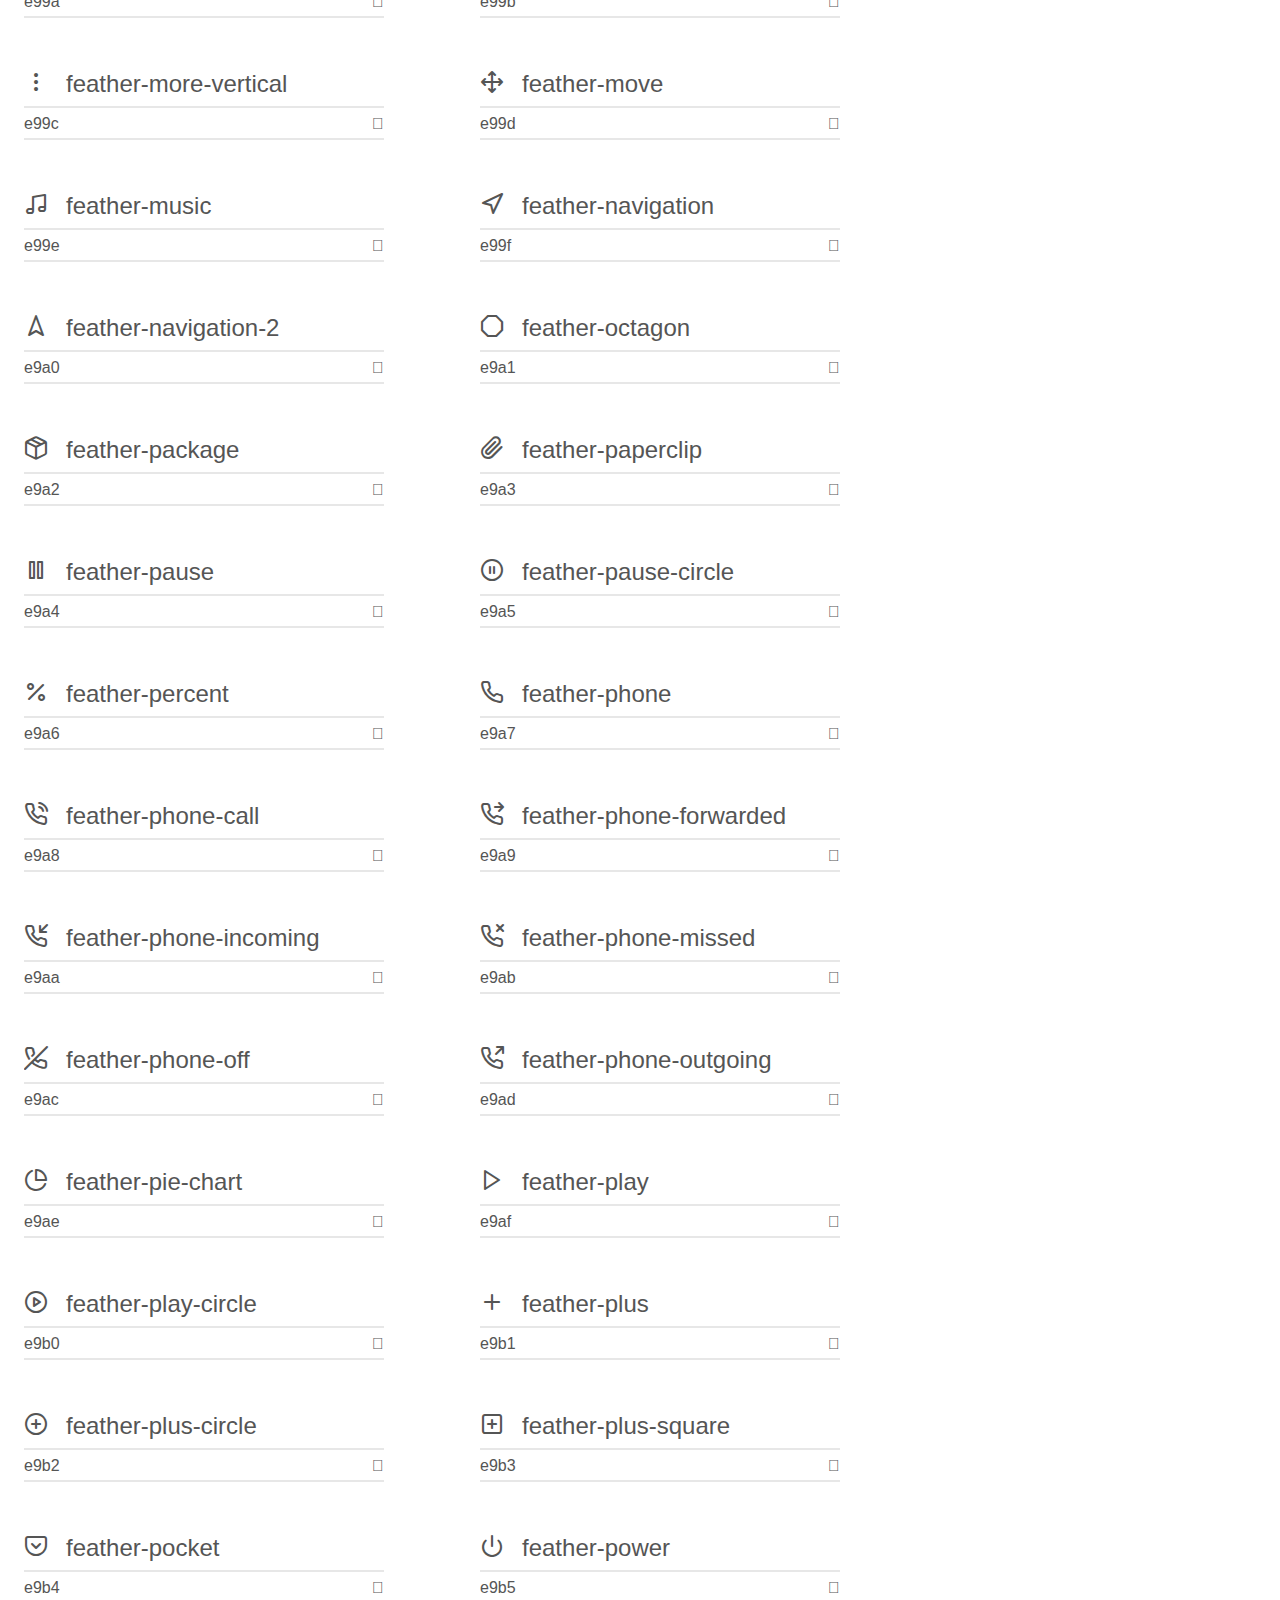
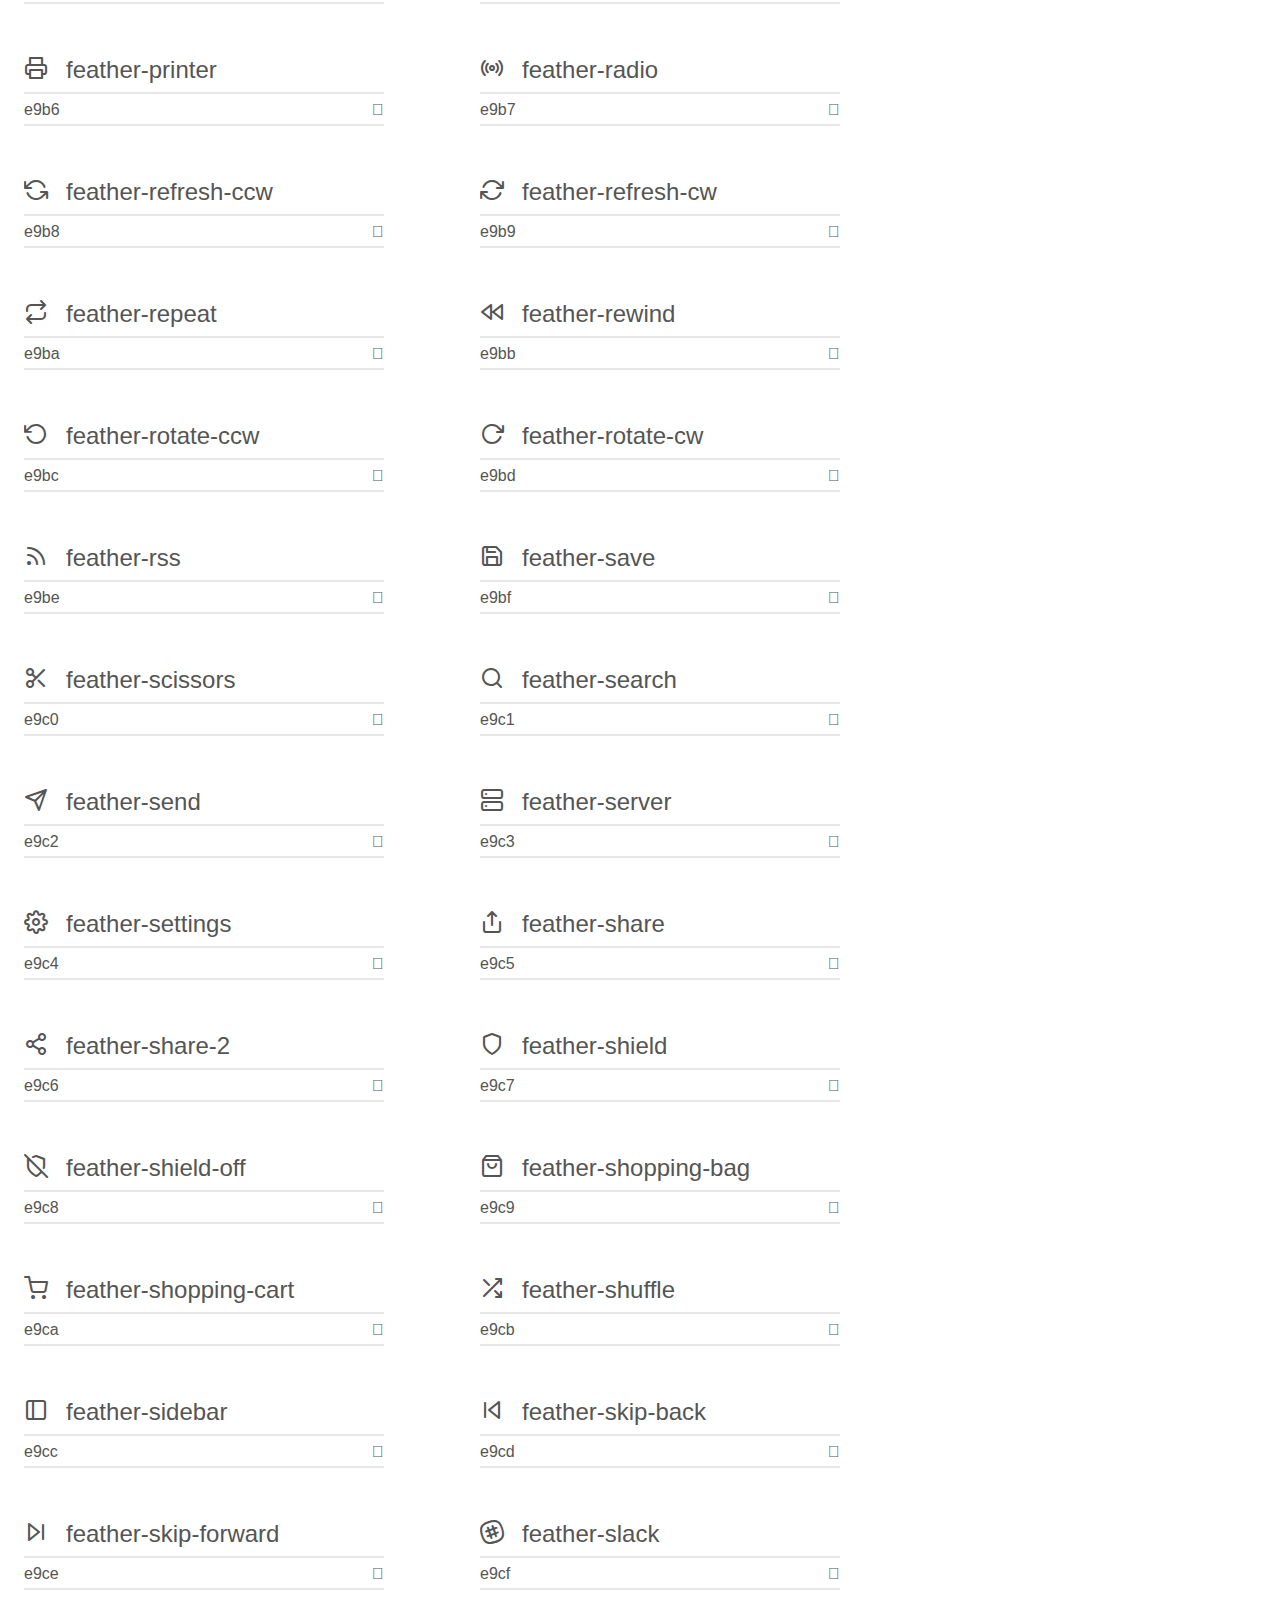
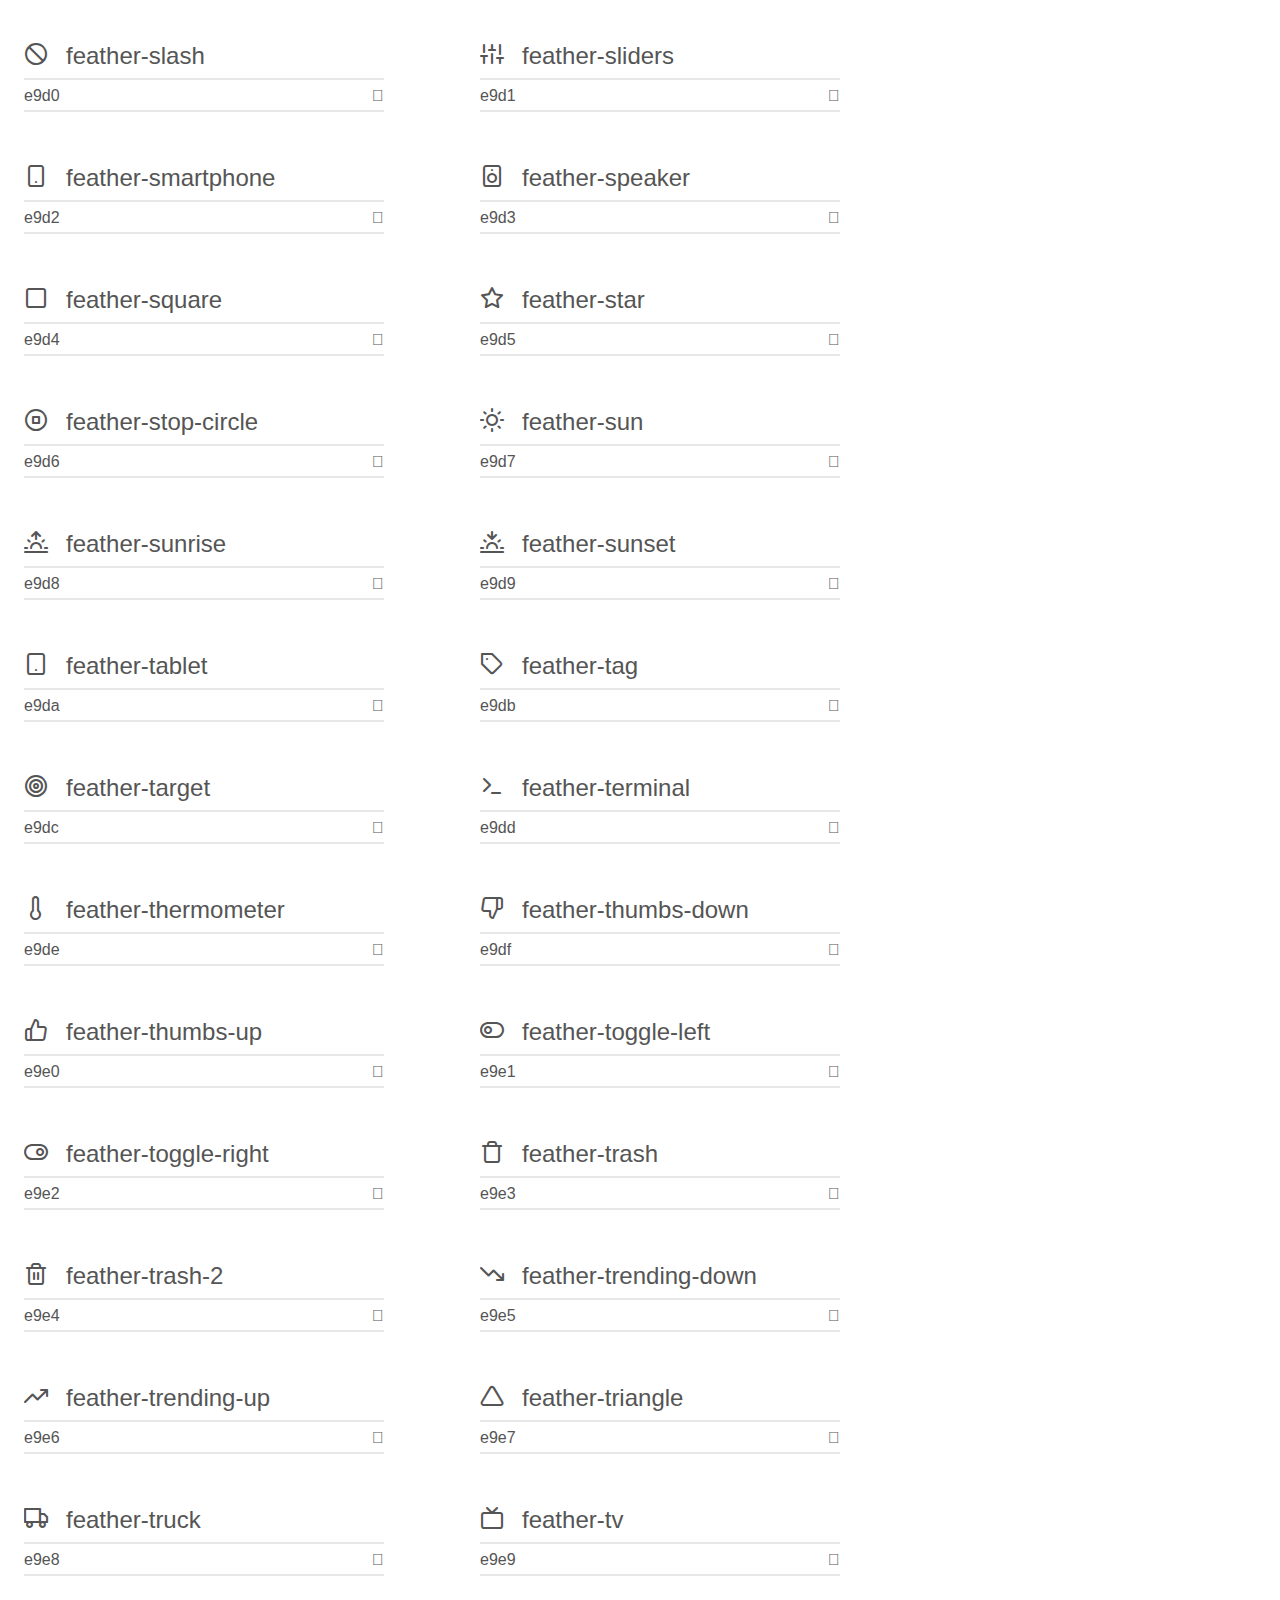
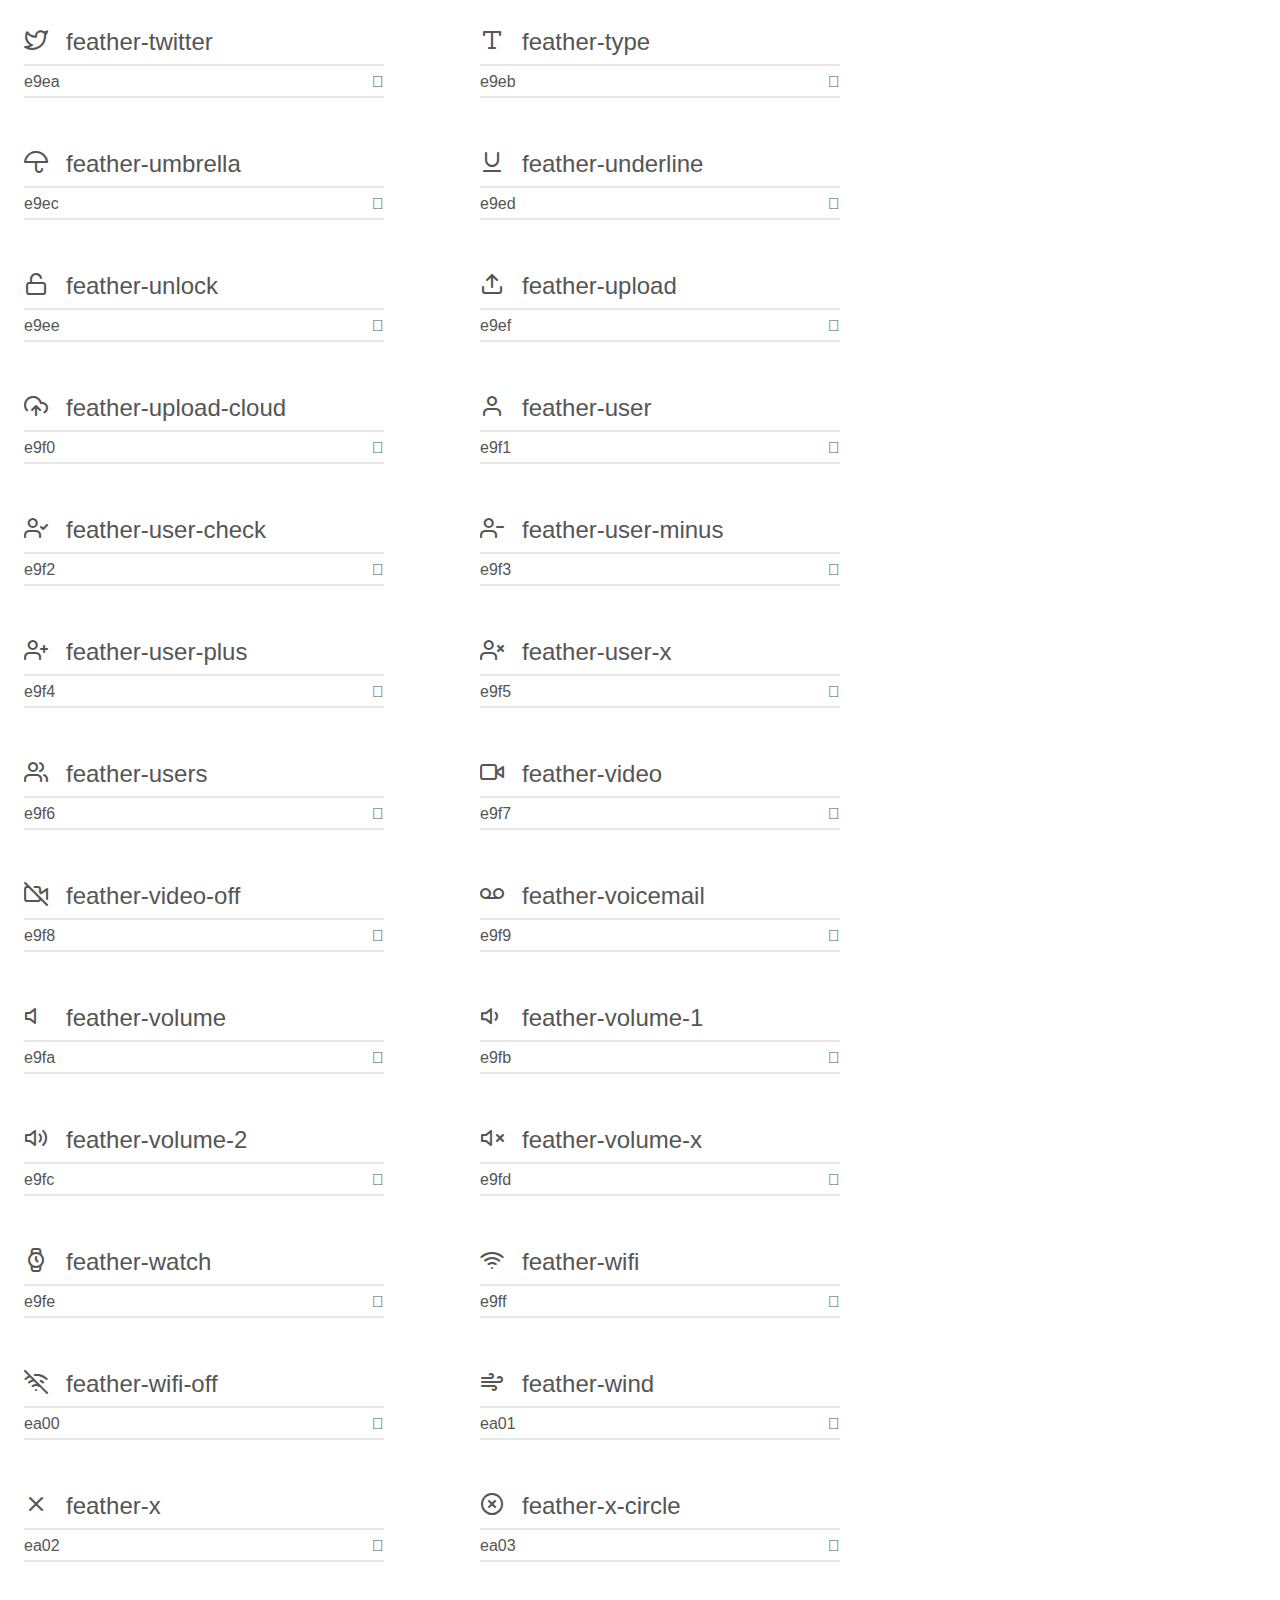
<file: vendor/icons/index.html>
<!doctype html>
<html>
<head>
    <meta charset="utf-8">
    <title>IcoMoon Demo</title>
    <meta name="description" content="An Icon Font Generated By IcoMoon.io">
    <meta name="viewport" content="width=device-width, initial-scale=1">
    <link rel="stylesheet" href="demo.css">
    <link rel="stylesheet" href="feather.css"></head>
<body>
    <div class="bgc1 clearfix">
        <h1 class="mhmm mvm"><span class="fgc1">Font Name:</span> Feather <small class="fgc1">(Glyphs:&nbsp;266)</small></h1>
    </div>
    <div class="clearfix mhl ptl">
        <h1 class="mvm mtn fgc1">Grid Size: 24</h1>
        <div class="glyph fs1">
            <div class="clearfix bshadow0 pbs">
                <span class="feather-activity">

                </span>
                <span class="mls"> feather-activity</span>
            </div>
            <fieldset class="fs0 size1of1 clearfix hidden-false">
                <input type="text" readonly value="e900" class="unit size1of2" />
                <input type="text" maxlength="1" readonly value="&#xe900;" class="unitRight size1of2 talign-right" />
            </fieldset>
            <div class="fs0 bshadow0 clearfix hidden-true">
                <span class="unit pvs fgc1">liga: </span>
                <input type="text" readonly value="" class="liga unitRight" />
            </div>
        </div>
        <div class="glyph fs1">
            <div class="clearfix bshadow0 pbs">
                <span class="feather-airplay">

                </span>
                <span class="mls"> feather-airplay</span>
            </div>
            <fieldset class="fs0 size1of1 clearfix hidden-false">
                <input type="text" readonly value="e901" class="unit size1of2" />
                <input type="text" maxlength="1" readonly value="&#xe901;" class="unitRight size1of2 talign-right" />
            </fieldset>
            <div class="fs0 bshadow0 clearfix hidden-true">
                <span class="unit pvs fgc1">liga: </span>
                <input type="text" readonly value="" class="liga unitRight" />
            </div>
        </div>
        <div class="glyph fs1">
            <div class="clearfix bshadow0 pbs">
                <span class="feather-alert-circle">

                </span>
                <span class="mls"> feather-alert-circle</span>
            </div>
            <fieldset class="fs0 size1of1 clearfix hidden-false">
                <input type="text" readonly value="e902" class="unit size1of2" />
                <input type="text" maxlength="1" readonly value="&#xe902;" class="unitRight size1of2 talign-right" />
            </fieldset>
            <div class="fs0 bshadow0 clearfix hidden-true">
                <span class="unit pvs fgc1">liga: </span>
                <input type="text" readonly value="" class="liga unitRight" />
            </div>
        </div>
        <div class="glyph fs1">
            <div class="clearfix bshadow0 pbs">
                <span class="feather-alert-octagon">

                </span>
                <span class="mls"> feather-alert-octagon</span>
            </div>
            <fieldset class="fs0 size1of1 clearfix hidden-false">
                <input type="text" readonly value="e903" class="unit size1of2" />
                <input type="text" maxlength="1" readonly value="&#xe903;" class="unitRight size1of2 talign-right" />
            </fieldset>
            <div class="fs0 bshadow0 clearfix hidden-true">
                <span class="unit pvs fgc1">liga: </span>
                <input type="text" readonly value="" class="liga unitRight" />
            </div>
        </div>
        <div class="glyph fs1">
            <div class="clearfix bshadow0 pbs">
                <span class="feather-alert-triangle">

                </span>
                <span class="mls"> feather-alert-triangle</span>
            </div>
            <fieldset class="fs0 size1of1 clearfix hidden-false">
                <input type="text" readonly value="e904" class="unit size1of2" />
                <input type="text" maxlength="1" readonly value="&#xe904;" class="unitRight size1of2 talign-right" />
            </fieldset>
            <div class="fs0 bshadow0 clearfix hidden-true">
                <span class="unit pvs fgc1">liga: </span>
                <input type="text" readonly value="" class="liga unitRight" />
            </div>
        </div>
        <div class="glyph fs1">
            <div class="clearfix bshadow0 pbs">
                <span class="feather-align-center">

                </span>
                <span class="mls"> feather-align-center</span>
            </div>
            <fieldset class="fs0 size1of1 clearfix hidden-false">
                <input type="text" readonly value="e905" class="unit size1of2" />
                <input type="text" maxlength="1" readonly value="&#xe905;" class="unitRight size1of2 talign-right" />
            </fieldset>
            <div class="fs0 bshadow0 clearfix hidden-true">
                <span class="unit pvs fgc1">liga: </span>
                <input type="text" readonly value="" class="liga unitRight" />
            </div>
        </div>
        <div class="glyph fs1">
            <div class="clearfix bshadow0 pbs">
                <span class="feather-align-justify">

                </span>
                <span class="mls"> feather-align-justify</span>
            </div>
            <fieldset class="fs0 size1of1 clearfix hidden-false">
                <input type="text" readonly value="e906" class="unit size1of2" />
                <input type="text" maxlength="1" readonly value="&#xe906;" class="unitRight size1of2 talign-right" />
            </fieldset>
            <div class="fs0 bshadow0 clearfix hidden-true">
                <span class="unit pvs fgc1">liga: </span>
                <input type="text" readonly value="" class="liga unitRight" />
            </div>
        </div>
        <div class="glyph fs1">
            <div class="clearfix bshadow0 pbs">
                <span class="feather-align-left">

                </span>
                <span class="mls"> feather-align-left</span>
            </div>
            <fieldset class="fs0 size1of1 clearfix hidden-false">
                <input type="text" readonly value="e907" class="unit size1of2" />
                <input type="text" maxlength="1" readonly value="&#xe907;" class="unitRight size1of2 talign-right" />
            </fieldset>
            <div class="fs0 bshadow0 clearfix hidden-true">
                <span class="unit pvs fgc1">liga: </span>
                <input type="text" readonly value="" class="liga unitRight" />
            </div>
        </div>
        <div class="glyph fs1">
            <div class="clearfix bshadow0 pbs">
                <span class="feather-align-right">

                </span>
                <span class="mls"> feather-align-right</span>
            </div>
            <fieldset class="fs0 size1of1 clearfix hidden-false">
                <input type="text" readonly value="e908" class="unit size1of2" />
                <input type="text" maxlength="1" readonly value="&#xe908;" class="unitRight size1of2 talign-right" />
            </fieldset>
            <div class="fs0 bshadow0 clearfix hidden-true">
                <span class="unit pvs fgc1">liga: </span>
                <input type="text" readonly value="" class="liga unitRight" />
            </div>
        </div>
        <div class="glyph fs1">
            <div class="clearfix bshadow0 pbs">
                <span class="feather-anchor">

                </span>
                <span class="mls"> feather-anchor</span>
            </div>
            <fieldset class="fs0 size1of1 clearfix hidden-false">
                <input type="text" readonly value="e909" class="unit size1of2" />
                <input type="text" maxlength="1" readonly value="&#xe909;" class="unitRight size1of2 talign-right" />
            </fieldset>
            <div class="fs0 bshadow0 clearfix hidden-true">
                <span class="unit pvs fgc1">liga: </span>
                <input type="text" readonly value="" class="liga unitRight" />
            </div>
        </div>
        <div class="glyph fs1">
            <div class="clearfix bshadow0 pbs">
                <span class="feather-aperture">

                </span>
                <span class="mls"> feather-aperture</span>
            </div>
            <fieldset class="fs0 size1of1 clearfix hidden-false">
                <input type="text" readonly value="e90a" class="unit size1of2" />
                <input type="text" maxlength="1" readonly value="&#xe90a;" class="unitRight size1of2 talign-right" />
            </fieldset>
            <div class="fs0 bshadow0 clearfix hidden-true">
                <span class="unit pvs fgc1">liga: </span>
                <input type="text" readonly value="" class="liga unitRight" />
            </div>
        </div>
        <div class="glyph fs1">
            <div class="clearfix bshadow0 pbs">
                <span class="feather-archive">

                </span>
                <span class="mls"> feather-archive</span>
            </div>
            <fieldset class="fs0 size1of1 clearfix hidden-false">
                <input type="text" readonly value="e90b" class="unit size1of2" />
                <input type="text" maxlength="1" readonly value="&#xe90b;" class="unitRight size1of2 talign-right" />
            </fieldset>
            <div class="fs0 bshadow0 clearfix hidden-true">
                <span class="unit pvs fgc1">liga: </span>
                <input type="text" readonly value="" class="liga unitRight" />
            </div>
        </div>
        <div class="glyph fs1">
            <div class="clearfix bshadow0 pbs">
                <span class="feather-arrow-down">

                </span>
                <span class="mls"> feather-arrow-down</span>
            </div>
            <fieldset class="fs0 size1of1 clearfix hidden-false">
                <input type="text" readonly value="e90c" class="unit size1of2" />
                <input type="text" maxlength="1" readonly value="&#xe90c;" class="unitRight size1of2 talign-right" />
            </fieldset>
            <div class="fs0 bshadow0 clearfix hidden-true">
                <span class="unit pvs fgc1">liga: </span>
                <input type="text" readonly value="" class="liga unitRight" />
            </div>
        </div>
        <div class="glyph fs1">
            <div class="clearfix bshadow0 pbs">
                <span class="feather-arrow-down-circle">

                </span>
                <span class="mls"> feather-arrow-down-circle</span>
            </div>
            <fieldset class="fs0 size1of1 clearfix hidden-false">
                <input type="text" readonly value="e90d" class="unit size1of2" />
                <input type="text" maxlength="1" readonly value="&#xe90d;" class="unitRight size1of2 talign-right" />
            </fieldset>
            <div class="fs0 bshadow0 clearfix hidden-true">
                <span class="unit pvs fgc1">liga: </span>
                <input type="text" readonly value="" class="liga unitRight" />
            </div>
        </div>
        <div class="glyph fs1">
            <div class="clearfix bshadow0 pbs">
                <span class="feather-arrow-down-left">

                </span>
                <span class="mls"> feather-arrow-down-left</span>
            </div>
            <fieldset class="fs0 size1of1 clearfix hidden-false">
                <input type="text" readonly value="e90e" class="unit size1of2" />
                <input type="text" maxlength="1" readonly value="&#xe90e;" class="unitRight size1of2 talign-right" />
            </fieldset>
            <div class="fs0 bshadow0 clearfix hidden-true">
                <span class="unit pvs fgc1">liga: </span>
                <input type="text" readonly value="" class="liga unitRight" />
            </div>
        </div>
        <div class="glyph fs1">
            <div class="clearfix bshadow0 pbs">
                <span class="feather-arrow-down-right">

                </span>
                <span class="mls"> feather-arrow-down-right</span>
            </div>
            <fieldset class="fs0 size1of1 clearfix hidden-false">
                <input type="text" readonly value="e90f" class="unit size1of2" />
                <input type="text" maxlength="1" readonly value="&#xe90f;" class="unitRight size1of2 talign-right" />
            </fieldset>
            <div class="fs0 bshadow0 clearfix hidden-true">
                <span class="unit pvs fgc1">liga: </span>
                <input type="text" readonly value="" class="liga unitRight" />
            </div>
        </div>
        <div class="glyph fs1">
            <div class="clearfix bshadow0 pbs">
                <span class="feather-arrow-left">

                </span>
                <span class="mls"> feather-arrow-left</span>
            </div>
            <fieldset class="fs0 size1of1 clearfix hidden-false">
                <input type="text" readonly value="e910" class="unit size1of2" />
                <input type="text" maxlength="1" readonly value="&#xe910;" class="unitRight size1of2 talign-right" />
            </fieldset>
            <div class="fs0 bshadow0 clearfix hidden-true">
                <span class="unit pvs fgc1">liga: </span>
                <input type="text" readonly value="" class="liga unitRight" />
            </div>
        </div>
        <div class="glyph fs1">
            <div class="clearfix bshadow0 pbs">
                <span class="feather-arrow-left-circle">

                </span>
                <span class="mls"> feather-arrow-left-circle</span>
            </div>
            <fieldset class="fs0 size1of1 clearfix hidden-false">
                <input type="text" readonly value="e911" class="unit size1of2" />
                <input type="text" maxlength="1" readonly value="&#xe911;" class="unitRight size1of2 talign-right" />
            </fieldset>
            <div class="fs0 bshadow0 clearfix hidden-true">
                <span class="unit pvs fgc1">liga: </span>
                <input type="text" readonly value="" class="liga unitRight" />
            </div>
        </div>
        <div class="glyph fs1">
            <div class="clearfix bshadow0 pbs">
                <span class="feather-arrow-right">

                </span>
                <span class="mls"> feather-arrow-right</span>
            </div>
            <fieldset class="fs0 size1of1 clearfix hidden-false">
                <input type="text" readonly value="e912" class="unit size1of2" />
                <input type="text" maxlength="1" readonly value="&#xe912;" class="unitRight size1of2 talign-right" />
            </fieldset>
            <div class="fs0 bshadow0 clearfix hidden-true">
                <span class="unit pvs fgc1">liga: </span>
                <input type="text" readonly value="" class="liga unitRight" />
            </div>
        </div>
        <div class="glyph fs1">
            <div class="clearfix bshadow0 pbs">
                <span class="feather-arrow-right-circle">

                </span>
                <span class="mls"> feather-arrow-right-circle</span>
            </div>
            <fieldset class="fs0 size1of1 clearfix hidden-false">
                <input type="text" readonly value="e913" class="unit size1of2" />
                <input type="text" maxlength="1" readonly value="&#xe913;" class="unitRight size1of2 talign-right" />
            </fieldset>
            <div class="fs0 bshadow0 clearfix hidden-true">
                <span class="unit pvs fgc1">liga: </span>
                <input type="text" readonly value="" class="liga unitRight" />
            </div>
        </div>
        <div class="glyph fs1">
            <div class="clearfix bshadow0 pbs">
                <span class="feather-arrow-up">

                </span>
                <span class="mls"> feather-arrow-up</span>
            </div>
            <fieldset class="fs0 size1of1 clearfix hidden-false">
                <input type="text" readonly value="e914" class="unit size1of2" />
                <input type="text" maxlength="1" readonly value="&#xe914;" class="unitRight size1of2 talign-right" />
            </fieldset>
            <div class="fs0 bshadow0 clearfix hidden-true">
                <span class="unit pvs fgc1">liga: </span>
                <input type="text" readonly value="" class="liga unitRight" />
            </div>
        </div>
        <div class="glyph fs1">
            <div class="clearfix bshadow0 pbs">
                <span class="feather-arrow-up-circle">

                </span>
                <span class="mls"> feather-arrow-up-circle</span>
            </div>
            <fieldset class="fs0 size1of1 clearfix hidden-false">
                <input type="text" readonly value="e915" class="unit size1of2" />
                <input type="text" maxlength="1" readonly value="&#xe915;" class="unitRight size1of2 talign-right" />
            </fieldset>
            <div class="fs0 bshadow0 clearfix hidden-true">
                <span class="unit pvs fgc1">liga: </span>
                <input type="text" readonly value="" class="liga unitRight" />
            </div>
        </div>
        <div class="glyph fs1">
            <div class="clearfix bshadow0 pbs">
                <span class="feather-arrow-up-left">

                </span>
                <span class="mls"> feather-arrow-up-left</span>
            </div>
            <fieldset class="fs0 size1of1 clearfix hidden-false">
                <input type="text" readonly value="e916" class="unit size1of2" />
                <input type="text" maxlength="1" readonly value="&#xe916;" class="unitRight size1of2 talign-right" />
            </fieldset>
            <div class="fs0 bshadow0 clearfix hidden-true">
                <span class="unit pvs fgc1">liga: </span>
                <input type="text" readonly value="" class="liga unitRight" />
            </div>
        </div>
        <div class="glyph fs1">
            <div class="clearfix bshadow0 pbs">
                <span class="feather-arrow-up-right">

                </span>
                <span class="mls"> feather-arrow-up-right</span>
            </div>
            <fieldset class="fs0 size1of1 clearfix hidden-false">
                <input type="text" readonly value="e917" class="unit size1of2" />
                <input type="text" maxlength="1" readonly value="&#xe917;" class="unitRight size1of2 talign-right" />
            </fieldset>
            <div class="fs0 bshadow0 clearfix hidden-true">
                <span class="unit pvs fgc1">liga: </span>
                <input type="text" readonly value="" class="liga unitRight" />
            </div>
        </div>
        <div class="glyph fs1">
            <div class="clearfix bshadow0 pbs">
                <span class="feather-at-sign">

                </span>
                <span class="mls"> feather-at-sign</span>
            </div>
            <fieldset class="fs0 size1of1 clearfix hidden-false">
                <input type="text" readonly value="e918" class="unit size1of2" />
                <input type="text" maxlength="1" readonly value="&#xe918;" class="unitRight size1of2 talign-right" />
            </fieldset>
            <div class="fs0 bshadow0 clearfix hidden-true">
                <span class="unit pvs fgc1">liga: </span>
                <input type="text" readonly value="" class="liga unitRight" />
            </div>
        </div>
        <div class="glyph fs1">
            <div class="clearfix bshadow0 pbs">
                <span class="feather-award">

                </span>
                <span class="mls"> feather-award</span>
            </div>
            <fieldset class="fs0 size1of1 clearfix hidden-false">
                <input type="text" readonly value="e919" class="unit size1of2" />
                <input type="text" maxlength="1" readonly value="&#xe919;" class="unitRight size1of2 talign-right" />
            </fieldset>
            <div class="fs0 bshadow0 clearfix hidden-true">
                <span class="unit pvs fgc1">liga: </span>
                <input type="text" readonly value="" class="liga unitRight" />
            </div>
        </div>
        <div class="glyph fs1">
            <div class="clearfix bshadow0 pbs">
                <span class="feather-bar-chart">

                </span>
                <span class="mls"> feather-bar-chart</span>
            </div>
            <fieldset class="fs0 size1of1 clearfix hidden-false">
                <input type="text" readonly value="e91a" class="unit size1of2" />
                <input type="text" maxlength="1" readonly value="&#xe91a;" class="unitRight size1of2 talign-right" />
            </fieldset>
            <div class="fs0 bshadow0 clearfix hidden-true">
                <span class="unit pvs fgc1">liga: </span>
                <input type="text" readonly value="" class="liga unitRight" />
            </div>
        </div>
        <div class="glyph fs1">
            <div class="clearfix bshadow0 pbs">
                <span class="feather-bar-chart-2">

                </span>
                <span class="mls"> feather-bar-chart-2</span>
            </div>
            <fieldset class="fs0 size1of1 clearfix hidden-false">
                <input type="text" readonly value="e91b" class="unit size1of2" />
                <input type="text" maxlength="1" readonly value="&#xe91b;" class="unitRight size1of2 talign-right" />
            </fieldset>
            <div class="fs0 bshadow0 clearfix hidden-true">
                <span class="unit pvs fgc1">liga: </span>
                <input type="text" readonly value="" class="liga unitRight" />
            </div>
        </div>
        <div class="glyph fs1">
            <div class="clearfix bshadow0 pbs">
                <span class="feather-battery">

                </span>
                <span class="mls"> feather-battery</span>
            </div>
            <fieldset class="fs0 size1of1 clearfix hidden-false">
                <input type="text" readonly value="e91c" class="unit size1of2" />
                <input type="text" maxlength="1" readonly value="&#xe91c;" class="unitRight size1of2 talign-right" />
            </fieldset>
            <div class="fs0 bshadow0 clearfix hidden-true">
                <span class="unit pvs fgc1">liga: </span>
                <input type="text" readonly value="" class="liga unitRight" />
            </div>
        </div>
        <div class="glyph fs1">
            <div class="clearfix bshadow0 pbs">
                <span class="feather-battery-charging">

                </span>
                <span class="mls"> feather-battery-charging</span>
            </div>
            <fieldset class="fs0 size1of1 clearfix hidden-false">
                <input type="text" readonly value="e91d" class="unit size1of2" />
                <input type="text" maxlength="1" readonly value="&#xe91d;" class="unitRight size1of2 talign-right" />
            </fieldset>
            <div class="fs0 bshadow0 clearfix hidden-true">
                <span class="unit pvs fgc1">liga: </span>
                <input type="text" readonly value="" class="liga unitRight" />
            </div>
        </div>
        <div class="glyph fs1">
            <div class="clearfix bshadow0 pbs">
                <span class="feather-bell">

                </span>
                <span class="mls"> feather-bell</span>
            </div>
            <fieldset class="fs0 size1of1 clearfix hidden-false">
                <input type="text" readonly value="e91e" class="unit size1of2" />
                <input type="text" maxlength="1" readonly value="&#xe91e;" class="unitRight size1of2 talign-right" />
            </fieldset>
            <div class="fs0 bshadow0 clearfix hidden-true">
                <span class="unit pvs fgc1">liga: </span>
                <input type="text" readonly value="" class="liga unitRight" />
            </div>
        </div>
        <div class="glyph fs1">
            <div class="clearfix bshadow0 pbs">
                <span class="feather-bell-off">

                </span>
                <span class="mls"> feather-bell-off</span>
            </div>
            <fieldset class="fs0 size1of1 clearfix hidden-false">
                <input type="text" readonly value="e91f" class="unit size1of2" />
                <input type="text" maxlength="1" readonly value="&#xe91f;" class="unitRight size1of2 talign-right" />
            </fieldset>
            <div class="fs0 bshadow0 clearfix hidden-true">
                <span class="unit pvs fgc1">liga: </span>
                <input type="text" readonly value="" class="liga unitRight" />
            </div>
        </div>
        <div class="glyph fs1">
            <div class="clearfix bshadow0 pbs">
                <span class="feather-bluetooth">

                </span>
                <span class="mls"> feather-bluetooth</span>
            </div>
            <fieldset class="fs0 size1of1 clearfix hidden-false">
                <input type="text" readonly value="e920" class="unit size1of2" />
                <input type="text" maxlength="1" readonly value="&#xe920;" class="unitRight size1of2 talign-right" />
            </fieldset>
            <div class="fs0 bshadow0 clearfix hidden-true">
                <span class="unit pvs fgc1">liga: </span>
                <input type="text" readonly value="" class="liga unitRight" />
            </div>
        </div>
        <div class="glyph fs1">
            <div class="clearfix bshadow0 pbs">
                <span class="feather-bold">

                </span>
                <span class="mls"> feather-bold</span>
            </div>
            <fieldset class="fs0 size1of1 clearfix hidden-false">
                <input type="text" readonly value="e921" class="unit size1of2" />
                <input type="text" maxlength="1" readonly value="&#xe921;" class="unitRight size1of2 talign-right" />
            </fieldset>
            <div class="fs0 bshadow0 clearfix hidden-true">
                <span class="unit pvs fgc1">liga: </span>
                <input type="text" readonly value="" class="liga unitRight" />
            </div>
        </div>
        <div class="glyph fs1">
            <div class="clearfix bshadow0 pbs">
                <span class="feather-book">

                </span>
                <span class="mls"> feather-book</span>
            </div>
            <fieldset class="fs0 size1of1 clearfix hidden-false">
                <input type="text" readonly value="e922" class="unit size1of2" />
                <input type="text" maxlength="1" readonly value="&#xe922;" class="unitRight size1of2 talign-right" />
            </fieldset>
            <div class="fs0 bshadow0 clearfix hidden-true">
                <span class="unit pvs fgc1">liga: </span>
                <input type="text" readonly value="" class="liga unitRight" />
            </div>
        </div>
        <div class="glyph fs1">
            <div class="clearfix bshadow0 pbs">
                <span class="feather-book-open">

                </span>
                <span class="mls"> feather-book-open</span>
            </div>
            <fieldset class="fs0 size1of1 clearfix hidden-false">
                <input type="text" readonly value="e923" class="unit size1of2" />
                <input type="text" maxlength="1" readonly value="&#xe923;" class="unitRight size1of2 talign-right" />
            </fieldset>
            <div class="fs0 bshadow0 clearfix hidden-true">
                <span class="unit pvs fgc1">liga: </span>
                <input type="text" readonly value="" class="liga unitRight" />
            </div>
        </div>
        <div class="glyph fs1">
            <div class="clearfix bshadow0 pbs">
                <span class="feather-bookmark">

                </span>
                <span class="mls"> feather-bookmark</span>
            </div>
            <fieldset class="fs0 size1of1 clearfix hidden-false">
                <input type="text" readonly value="e924" class="unit size1of2" />
                <input type="text" maxlength="1" readonly value="&#xe924;" class="unitRight size1of2 talign-right" />
            </fieldset>
            <div class="fs0 bshadow0 clearfix hidden-true">
                <span class="unit pvs fgc1">liga: </span>
                <input type="text" readonly value="" class="liga unitRight" />
            </div>
        </div>
        <div class="glyph fs1">
            <div class="clearfix bshadow0 pbs">
                <span class="feather-box">

                </span>
                <span class="mls"> feather-box</span>
            </div>
            <fieldset class="fs0 size1of1 clearfix hidden-false">
                <input type="text" readonly value="e925" class="unit size1of2" />
                <input type="text" maxlength="1" readonly value="&#xe925;" class="unitRight size1of2 talign-right" />
            </fieldset>
            <div class="fs0 bshadow0 clearfix hidden-true">
                <span class="unit pvs fgc1">liga: </span>
                <input type="text" readonly value="" class="liga unitRight" />
            </div>
        </div>
        <div class="glyph fs1">
            <div class="clearfix bshadow0 pbs">
                <span class="feather-briefcase">

                </span>
                <span class="mls"> feather-briefcase</span>
            </div>
            <fieldset class="fs0 size1of1 clearfix hidden-false">
                <input type="text" readonly value="e926" class="unit size1of2" />
                <input type="text" maxlength="1" readonly value="&#xe926;" class="unitRight size1of2 talign-right" />
            </fieldset>
            <div class="fs0 bshadow0 clearfix hidden-true">
                <span class="unit pvs fgc1">liga: </span>
                <input type="text" readonly value="" class="liga unitRight" />
            </div>
        </div>
        <div class="glyph fs1">
            <div class="clearfix bshadow0 pbs">
                <span class="feather-calendar">

                </span>
                <span class="mls"> feather-calendar</span>
            </div>
            <fieldset class="fs0 size1of1 clearfix hidden-false">
                <input type="text" readonly value="e927" class="unit size1of2" />
                <input type="text" maxlength="1" readonly value="&#xe927;" class="unitRight size1of2 talign-right" />
            </fieldset>
            <div class="fs0 bshadow0 clearfix hidden-true">
                <span class="unit pvs fgc1">liga: </span>
                <input type="text" readonly value="" class="liga unitRight" />
            </div>
        </div>
        <div class="glyph fs1">
            <div class="clearfix bshadow0 pbs">
                <span class="feather-camera">

                </span>
                <span class="mls"> feather-camera</span>
            </div>
            <fieldset class="fs0 size1of1 clearfix hidden-false">
                <input type="text" readonly value="e928" class="unit size1of2" />
                <input type="text" maxlength="1" readonly value="&#xe928;" class="unitRight size1of2 talign-right" />
            </fieldset>
            <div class="fs0 bshadow0 clearfix hidden-true">
                <span class="unit pvs fgc1">liga: </span>
                <input type="text" readonly value="" class="liga unitRight" />
            </div>
        </div>
        <div class="glyph fs1">
            <div class="clearfix bshadow0 pbs">
                <span class="feather-camera-off">

                </span>
                <span class="mls"> feather-camera-off</span>
            </div>
            <fieldset class="fs0 size1of1 clearfix hidden-false">
                <input type="text" readonly value="e929" class="unit size1of2" />
                <input type="text" maxlength="1" readonly value="&#xe929;" class="unitRight size1of2 talign-right" />
            </fieldset>
            <div class="fs0 bshadow0 clearfix hidden-true">
                <span class="unit pvs fgc1">liga: </span>
                <input type="text" readonly value="" class="liga unitRight" />
            </div>
        </div>
        <div class="glyph fs1">
            <div class="clearfix bshadow0 pbs">
                <span class="feather-cast">

                </span>
                <span class="mls"> feather-cast</span>
            </div>
            <fieldset class="fs0 size1of1 clearfix hidden-false">
                <input type="text" readonly value="e92a" class="unit size1of2" />
                <input type="text" maxlength="1" readonly value="&#xe92a;" class="unitRight size1of2 talign-right" />
            </fieldset>
            <div class="fs0 bshadow0 clearfix hidden-true">
                <span class="unit pvs fgc1">liga: </span>
                <input type="text" readonly value="" class="liga unitRight" />
            </div>
        </div>
        <div class="glyph fs1">
            <div class="clearfix bshadow0 pbs">
                <span class="feather-check">

                </span>
                <span class="mls"> feather-check</span>
            </div>
            <fieldset class="fs0 size1of1 clearfix hidden-false">
                <input type="text" readonly value="e92b" class="unit size1of2" />
                <input type="text" maxlength="1" readonly value="&#xe92b;" class="unitRight size1of2 talign-right" />
            </fieldset>
            <div class="fs0 bshadow0 clearfix hidden-true">
                <span class="unit pvs fgc1">liga: </span>
                <input type="text" readonly value="" class="liga unitRight" />
            </div>
        </div>
        <div class="glyph fs1">
            <div class="clearfix bshadow0 pbs">
                <span class="feather-check-circle">

                </span>
                <span class="mls"> feather-check-circle</span>
            </div>
            <fieldset class="fs0 size1of1 clearfix hidden-false">
                <input type="text" readonly value="e92c" class="unit size1of2" />
                <input type="text" maxlength="1" readonly value="&#xe92c;" class="unitRight size1of2 talign-right" />
            </fieldset>
            <div class="fs0 bshadow0 clearfix hidden-true">
                <span class="unit pvs fgc1">liga: </span>
                <input type="text" readonly value="" class="liga unitRight" />
            </div>
        </div>
        <div class="glyph fs1">
            <div class="clearfix bshadow0 pbs">
                <span class="feather-check-square">

                </span>
                <span class="mls"> feather-check-square</span>
            </div>
            <fieldset class="fs0 size1of1 clearfix hidden-false">
                <input type="text" readonly value="e92d" class="unit size1of2" />
                <input type="text" maxlength="1" readonly value="&#xe92d;" class="unitRight size1of2 talign-right" />
            </fieldset>
            <div class="fs0 bshadow0 clearfix hidden-true">
                <span class="unit pvs fgc1">liga: </span>
                <input type="text" readonly value="" class="liga unitRight" />
            </div>
        </div>
        <div class="glyph fs1">
            <div class="clearfix bshadow0 pbs">
                <span class="feather-chevron-down">

                </span>
                <span class="mls"> feather-chevron-down</span>
            </div>
            <fieldset class="fs0 size1of1 clearfix hidden-false">
                <input type="text" readonly value="e92e" class="unit size1of2" />
                <input type="text" maxlength="1" readonly value="&#xe92e;" class="unitRight size1of2 talign-right" />
            </fieldset>
            <div class="fs0 bshadow0 clearfix hidden-true">
                <span class="unit pvs fgc1">liga: </span>
                <input type="text" readonly value="" class="liga unitRight" />
            </div>
        </div>
        <div class="glyph fs1">
            <div class="clearfix bshadow0 pbs">
                <span class="feather-chevron-left">

                </span>
                <span class="mls"> feather-chevron-left</span>
            </div>
            <fieldset class="fs0 size1of1 clearfix hidden-false">
                <input type="text" readonly value="e92f" class="unit size1of2" />
                <input type="text" maxlength="1" readonly value="&#xe92f;" class="unitRight size1of2 talign-right" />
            </fieldset>
            <div class="fs0 bshadow0 clearfix hidden-true">
                <span class="unit pvs fgc1">liga: </span>
                <input type="text" readonly value="" class="liga unitRight" />
            </div>
        </div>
        <div class="glyph fs1">
            <div class="clearfix bshadow0 pbs">
                <span class="feather-chevron-right">

                </span>
                <span class="mls"> feather-chevron-right</span>
            </div>
            <fieldset class="fs0 size1of1 clearfix hidden-false">
                <input type="text" readonly value="e930" class="unit size1of2" />
                <input type="text" maxlength="1" readonly value="&#xe930;" class="unitRight size1of2 talign-right" />
            </fieldset>
            <div class="fs0 bshadow0 clearfix hidden-true">
                <span class="unit pvs fgc1">liga: </span>
                <input type="text" readonly value="" class="liga unitRight" />
            </div>
        </div>
        <div class="glyph fs1">
            <div class="clearfix bshadow0 pbs">
                <span class="feather-chevron-up">

                </span>
                <span class="mls"> feather-chevron-up</span>
            </div>
            <fieldset class="fs0 size1of1 clearfix hidden-false">
                <input type="text" readonly value="e931" class="unit size1of2" />
                <input type="text" maxlength="1" readonly value="&#xe931;" class="unitRight size1of2 talign-right" />
            </fieldset>
            <div class="fs0 bshadow0 clearfix hidden-true">
                <span class="unit pvs fgc1">liga: </span>
                <input type="text" readonly value="" class="liga unitRight" />
            </div>
        </div>
        <div class="glyph fs1">
            <div class="clearfix bshadow0 pbs">
                <span class="feather-chevrons-down">

                </span>
                <span class="mls"> feather-chevrons-down</span>
            </div>
            <fieldset class="fs0 size1of1 clearfix hidden-false">
                <input type="text" readonly value="e932" class="unit size1of2" />
                <input type="text" maxlength="1" readonly value="&#xe932;" class="unitRight size1of2 talign-right" />
            </fieldset>
            <div class="fs0 bshadow0 clearfix hidden-true">
                <span class="unit pvs fgc1">liga: </span>
                <input type="text" readonly value="" class="liga unitRight" />
            </div>
        </div>
        <div class="glyph fs1">
            <div class="clearfix bshadow0 pbs">
                <span class="feather-chevrons-left">

                </span>
                <span class="mls"> feather-chevrons-left</span>
            </div>
            <fieldset class="fs0 size1of1 clearfix hidden-false">
                <input type="text" readonly value="e933" class="unit size1of2" />
                <input type="text" maxlength="1" readonly value="&#xe933;" class="unitRight size1of2 talign-right" />
            </fieldset>
            <div class="fs0 bshadow0 clearfix hidden-true">
                <span class="unit pvs fgc1">liga: </span>
                <input type="text" readonly value="" class="liga unitRight" />
            </div>
        </div>
        <div class="glyph fs1">
            <div class="clearfix bshadow0 pbs">
                <span class="feather-chevrons-right">

                </span>
                <span class="mls"> feather-chevrons-right</span>
            </div>
            <fieldset class="fs0 size1of1 clearfix hidden-false">
                <input type="text" readonly value="e934" class="unit size1of2" />
                <input type="text" maxlength="1" readonly value="&#xe934;" class="unitRight size1of2 talign-right" />
            </fieldset>
            <div class="fs0 bshadow0 clearfix hidden-true">
                <span class="unit pvs fgc1">liga: </span>
                <input type="text" readonly value="" class="liga unitRight" />
            </div>
        </div>
        <div class="glyph fs1">
            <div class="clearfix bshadow0 pbs">
                <span class="feather-chevrons-up">

                </span>
                <span class="mls"> feather-chevrons-up</span>
            </div>
            <fieldset class="fs0 size1of1 clearfix hidden-false">
                <input type="text" readonly value="e935" class="unit size1of2" />
                <input type="text" maxlength="1" readonly value="&#xe935;" class="unitRight size1of2 talign-right" />
            </fieldset>
            <div class="fs0 bshadow0 clearfix hidden-true">
                <span class="unit pvs fgc1">liga: </span>
                <input type="text" readonly value="" class="liga unitRight" />
            </div>
        </div>
        <div class="glyph fs1">
            <div class="clearfix bshadow0 pbs">
                <span class="feather-chrome">

                </span>
                <span class="mls"> feather-chrome</span>
            </div>
            <fieldset class="fs0 size1of1 clearfix hidden-false">
                <input type="text" readonly value="e936" class="unit size1of2" />
                <input type="text" maxlength="1" readonly value="&#xe936;" class="unitRight size1of2 talign-right" />
            </fieldset>
            <div class="fs0 bshadow0 clearfix hidden-true">
                <span class="unit pvs fgc1">liga: </span>
                <input type="text" readonly value="" class="liga unitRight" />
            </div>
        </div>
        <div class="glyph fs1">
            <div class="clearfix bshadow0 pbs">
                <span class="feather-circle">

                </span>
                <span class="mls"> feather-circle</span>
            </div>
            <fieldset class="fs0 size1of1 clearfix hidden-false">
                <input type="text" readonly value="e937" class="unit size1of2" />
                <input type="text" maxlength="1" readonly value="&#xe937;" class="unitRight size1of2 talign-right" />
            </fieldset>
            <div class="fs0 bshadow0 clearfix hidden-true">
                <span class="unit pvs fgc1">liga: </span>
                <input type="text" readonly value="" class="liga unitRight" />
            </div>
        </div>
        <div class="glyph fs1">
            <div class="clearfix bshadow0 pbs">
                <span class="feather-clipboard">

                </span>
                <span class="mls"> feather-clipboard</span>
            </div>
            <fieldset class="fs0 size1of1 clearfix hidden-false">
                <input type="text" readonly value="e938" class="unit size1of2" />
                <input type="text" maxlength="1" readonly value="&#xe938;" class="unitRight size1of2 talign-right" />
            </fieldset>
            <div class="fs0 bshadow0 clearfix hidden-true">
                <span class="unit pvs fgc1">liga: </span>
                <input type="text" readonly value="" class="liga unitRight" />
            </div>
        </div>
        <div class="glyph fs1">
            <div class="clearfix bshadow0 pbs">
                <span class="feather-clock">

                </span>
                <span class="mls"> feather-clock</span>
            </div>
            <fieldset class="fs0 size1of1 clearfix hidden-false">
                <input type="text" readonly value="e939" class="unit size1of2" />
                <input type="text" maxlength="1" readonly value="&#xe939;" class="unitRight size1of2 talign-right" />
            </fieldset>
            <div class="fs0 bshadow0 clearfix hidden-true">
                <span class="unit pvs fgc1">liga: </span>
                <input type="text" readonly value="" class="liga unitRight" />
            </div>
        </div>
        <div class="glyph fs1">
            <div class="clearfix bshadow0 pbs">
                <span class="feather-cloud">

                </span>
                <span class="mls"> feather-cloud</span>
            </div>
            <fieldset class="fs0 size1of1 clearfix hidden-false">
                <input type="text" readonly value="e93a" class="unit size1of2" />
                <input type="text" maxlength="1" readonly value="&#xe93a;" class="unitRight size1of2 talign-right" />
            </fieldset>
            <div class="fs0 bshadow0 clearfix hidden-true">
                <span class="unit pvs fgc1">liga: </span>
                <input type="text" readonly value="" class="liga unitRight" />
            </div>
        </div>
        <div class="glyph fs1">
            <div class="clearfix bshadow0 pbs">
                <span class="feather-cloud-drizzle">

                </span>
                <span class="mls"> feather-cloud-drizzle</span>
            </div>
            <fieldset class="fs0 size1of1 clearfix hidden-false">
                <input type="text" readonly value="e93b" class="unit size1of2" />
                <input type="text" maxlength="1" readonly value="&#xe93b;" class="unitRight size1of2 talign-right" />
            </fieldset>
            <div class="fs0 bshadow0 clearfix hidden-true">
                <span class="unit pvs fgc1">liga: </span>
                <input type="text" readonly value="" class="liga unitRight" />
            </div>
        </div>
        <div class="glyph fs1">
            <div class="clearfix bshadow0 pbs">
                <span class="feather-cloud-lightning">

                </span>
                <span class="mls"> feather-cloud-lightning</span>
            </div>
            <fieldset class="fs0 size1of1 clearfix hidden-false">
                <input type="text" readonly value="e93c" class="unit size1of2" />
                <input type="text" maxlength="1" readonly value="&#xe93c;" class="unitRight size1of2 talign-right" />
            </fieldset>
            <div class="fs0 bshadow0 clearfix hidden-true">
                <span class="unit pvs fgc1">liga: </span>
                <input type="text" readonly value="" class="liga unitRight" />
            </div>
        </div>
        <div class="glyph fs1">
            <div class="clearfix bshadow0 pbs">
                <span class="feather-cloud-off">

                </span>
                <span class="mls"> feather-cloud-off</span>
            </div>
            <fieldset class="fs0 size1of1 clearfix hidden-false">
                <input type="text" readonly value="e93d" class="unit size1of2" />
                <input type="text" maxlength="1" readonly value="&#xe93d;" class="unitRight size1of2 talign-right" />
            </fieldset>
            <div class="fs0 bshadow0 clearfix hidden-true">
                <span class="unit pvs fgc1">liga: </span>
                <input type="text" readonly value="" class="liga unitRight" />
            </div>
        </div>
        <div class="glyph fs1">
            <div class="clearfix bshadow0 pbs">
                <span class="feather-cloud-rain">

                </span>
                <span class="mls"> feather-cloud-rain</span>
            </div>
            <fieldset class="fs0 size1of1 clearfix hidden-false">
                <input type="text" readonly value="e93e" class="unit size1of2" />
                <input type="text" maxlength="1" readonly value="&#xe93e;" class="unitRight size1of2 talign-right" />
            </fieldset>
            <div class="fs0 bshadow0 clearfix hidden-true">
                <span class="unit pvs fgc1">liga: </span>
                <input type="text" readonly value="" class="liga unitRight" />
            </div>
        </div>
        <div class="glyph fs1">
            <div class="clearfix bshadow0 pbs">
                <span class="feather-cloud-snow">

                </span>
                <span class="mls"> feather-cloud-snow</span>
            </div>
            <fieldset class="fs0 size1of1 clearfix hidden-false">
                <input type="text" readonly value="e93f" class="unit size1of2" />
                <input type="text" maxlength="1" readonly value="&#xe93f;" class="unitRight size1of2 talign-right" />
            </fieldset>
            <div class="fs0 bshadow0 clearfix hidden-true">
                <span class="unit pvs fgc1">liga: </span>
                <input type="text" readonly value="" class="liga unitRight" />
            </div>
        </div>
        <div class="glyph fs1">
            <div class="clearfix bshadow0 pbs">
                <span class="feather-code">

                </span>
                <span class="mls"> feather-code</span>
            </div>
            <fieldset class="fs0 size1of1 clearfix hidden-false">
                <input type="text" readonly value="e940" class="unit size1of2" />
                <input type="text" maxlength="1" readonly value="&#xe940;" class="unitRight size1of2 talign-right" />
            </fieldset>
            <div class="fs0 bshadow0 clearfix hidden-true">
                <span class="unit pvs fgc1">liga: </span>
                <input type="text" readonly value="" class="liga unitRight" />
            </div>
        </div>
        <div class="glyph fs1">
            <div class="clearfix bshadow0 pbs">
                <span class="feather-codepen">

                </span>
                <span class="mls"> feather-codepen</span>
            </div>
            <fieldset class="fs0 size1of1 clearfix hidden-false">
                <input type="text" readonly value="e941" class="unit size1of2" />
                <input type="text" maxlength="1" readonly value="&#xe941;" class="unitRight size1of2 talign-right" />
            </fieldset>
            <div class="fs0 bshadow0 clearfix hidden-true">
                <span class="unit pvs fgc1">liga: </span>
                <input type="text" readonly value="" class="liga unitRight" />
            </div>
        </div>
        <div class="glyph fs1">
            <div class="clearfix bshadow0 pbs">
                <span class="feather-command">

                </span>
                <span class="mls"> feather-command</span>
            </div>
            <fieldset class="fs0 size1of1 clearfix hidden-false">
                <input type="text" readonly value="e942" class="unit size1of2" />
                <input type="text" maxlength="1" readonly value="&#xe942;" class="unitRight size1of2 talign-right" />
            </fieldset>
            <div class="fs0 bshadow0 clearfix hidden-true">
                <span class="unit pvs fgc1">liga: </span>
                <input type="text" readonly value="" class="liga unitRight" />
            </div>
        </div>
        <div class="glyph fs1">
            <div class="clearfix bshadow0 pbs">
                <span class="feather-compass">

                </span>
                <span class="mls"> feather-compass</span>
            </div>
            <fieldset class="fs0 size1of1 clearfix hidden-false">
                <input type="text" readonly value="e943" class="unit size1of2" />
                <input type="text" maxlength="1" readonly value="&#xe943;" class="unitRight size1of2 talign-right" />
            </fieldset>
            <div class="fs0 bshadow0 clearfix hidden-true">
                <span class="unit pvs fgc1">liga: </span>
                <input type="text" readonly value="" class="liga unitRight" />
            </div>
        </div>
        <div class="glyph fs1">
            <div class="clearfix bshadow0 pbs">
                <span class="feather-copy">

                </span>
                <span class="mls"> feather-copy</span>
            </div>
            <fieldset class="fs0 size1of1 clearfix hidden-false">
                <input type="text" readonly value="e944" class="unit size1of2" />
                <input type="text" maxlength="1" readonly value="&#xe944;" class="unitRight size1of2 talign-right" />
            </fieldset>
            <div class="fs0 bshadow0 clearfix hidden-true">
                <span class="unit pvs fgc1">liga: </span>
                <input type="text" readonly value="" class="liga unitRight" />
            </div>
        </div>
        <div class="glyph fs1">
            <div class="clearfix bshadow0 pbs">
                <span class="feather-corner-down-left">

                </span>
                <span class="mls"> feather-corner-down-left</span>
            </div>
            <fieldset class="fs0 size1of1 clearfix hidden-false">
                <input type="text" readonly value="e945" class="unit size1of2" />
                <input type="text" maxlength="1" readonly value="&#xe945;" class="unitRight size1of2 talign-right" />
            </fieldset>
            <div class="fs0 bshadow0 clearfix hidden-true">
                <span class="unit pvs fgc1">liga: </span>
                <input type="text" readonly value="" class="liga unitRight" />
            </div>
        </div>
        <div class="glyph fs1">
            <div class="clearfix bshadow0 pbs">
                <span class="feather-corner-down-right">

                </span>
                <span class="mls"> feather-corner-down-right</span>
            </div>
            <fieldset class="fs0 size1of1 clearfix hidden-false">
                <input type="text" readonly value="e946" class="unit size1of2" />
                <input type="text" maxlength="1" readonly value="&#xe946;" class="unitRight size1of2 talign-right" />
            </fieldset>
            <div class="fs0 bshadow0 clearfix hidden-true">
                <span class="unit pvs fgc1">liga: </span>
                <input type="text" readonly value="" class="liga unitRight" />
            </div>
        </div>
        <div class="glyph fs1">
            <div class="clearfix bshadow0 pbs">
                <span class="feather-corner-left-down">

                </span>
                <span class="mls"> feather-corner-left-down</span>
            </div>
            <fieldset class="fs0 size1of1 clearfix hidden-false">
                <input type="text" readonly value="e947" class="unit size1of2" />
                <input type="text" maxlength="1" readonly value="&#xe947;" class="unitRight size1of2 talign-right" />
            </fieldset>
            <div class="fs0 bshadow0 clearfix hidden-true">
                <span class="unit pvs fgc1">liga: </span>
                <input type="text" readonly value="" class="liga unitRight" />
            </div>
        </div>
        <div class="glyph fs1">
            <div class="clearfix bshadow0 pbs">
                <span class="feather-corner-left-up">

                </span>
                <span class="mls"> feather-corner-left-up</span>
            </div>
            <fieldset class="fs0 size1of1 clearfix hidden-false">
                <input type="text" readonly value="e948" class="unit size1of2" />
                <input type="text" maxlength="1" readonly value="&#xe948;" class="unitRight size1of2 talign-right" />
            </fieldset>
            <div class="fs0 bshadow0 clearfix hidden-true">
                <span class="unit pvs fgc1">liga: </span>
                <input type="text" readonly value="" class="liga unitRight" />
            </div>
        </div>
        <div class="glyph fs1">
            <div class="clearfix bshadow0 pbs">
                <span class="feather-corner-right-down">

                </span>
                <span class="mls"> feather-corner-right-down</span>
            </div>
            <fieldset class="fs0 size1of1 clearfix hidden-false">
                <input type="text" readonly value="e949" class="unit size1of2" />
                <input type="text" maxlength="1" readonly value="&#xe949;" class="unitRight size1of2 talign-right" />
            </fieldset>
            <div class="fs0 bshadow0 clearfix hidden-true">
                <span class="unit pvs fgc1">liga: </span>
                <input type="text" readonly value="" class="liga unitRight" />
            </div>
        </div>
        <div class="glyph fs1">
            <div class="clearfix bshadow0 pbs">
                <span class="feather-corner-right-up">

                </span>
                <span class="mls"> feather-corner-right-up</span>
            </div>
            <fieldset class="fs0 size1of1 clearfix hidden-false">
                <input type="text" readonly value="e94a" class="unit size1of2" />
                <input type="text" maxlength="1" readonly value="&#xe94a;" class="unitRight size1of2 talign-right" />
            </fieldset>
            <div class="fs0 bshadow0 clearfix hidden-true">
                <span class="unit pvs fgc1">liga: </span>
                <input type="text" readonly value="" class="liga unitRight" />
            </div>
        </div>
        <div class="glyph fs1">
            <div class="clearfix bshadow0 pbs">
                <span class="feather-corner-up-left">

                </span>
                <span class="mls"> feather-corner-up-left</span>
            </div>
            <fieldset class="fs0 size1of1 clearfix hidden-false">
                <input type="text" readonly value="e94b" class="unit size1of2" />
                <input type="text" maxlength="1" readonly value="&#xe94b;" class="unitRight size1of2 talign-right" />
            </fieldset>
            <div class="fs0 bshadow0 clearfix hidden-true">
                <span class="unit pvs fgc1">liga: </span>
                <input type="text" readonly value="" class="liga unitRight" />
            </div>
        </div>
        <div class="glyph fs1">
            <div class="clearfix bshadow0 pbs">
                <span class="feather-corner-up-right">

                </span>
                <span class="mls"> feather-corner-up-right</span>
            </div>
            <fieldset class="fs0 size1of1 clearfix hidden-false">
                <input type="text" readonly value="e94c" class="unit size1of2" />
                <input type="text" maxlength="1" readonly value="&#xe94c;" class="unitRight size1of2 talign-right" />
            </fieldset>
            <div class="fs0 bshadow0 clearfix hidden-true">
                <span class="unit pvs fgc1">liga: </span>
                <input type="text" readonly value="" class="liga unitRight" />
            </div>
        </div>
        <div class="glyph fs1">
            <div class="clearfix bshadow0 pbs">
                <span class="feather-cpu">

                </span>
                <span class="mls"> feather-cpu</span>
            </div>
            <fieldset class="fs0 size1of1 clearfix hidden-false">
                <input type="text" readonly value="e94d" class="unit size1of2" />
                <input type="text" maxlength="1" readonly value="&#xe94d;" class="unitRight size1of2 talign-right" />
            </fieldset>
            <div class="fs0 bshadow0 clearfix hidden-true">
                <span class="unit pvs fgc1">liga: </span>
                <input type="text" readonly value="" class="liga unitRight" />
            </div>
        </div>
        <div class="glyph fs1">
            <div class="clearfix bshadow0 pbs">
                <span class="feather-credit-card">

                </span>
                <span class="mls"> feather-credit-card</span>
            </div>
            <fieldset class="fs0 size1of1 clearfix hidden-false">
                <input type="text" readonly value="e94e" class="unit size1of2" />
                <input type="text" maxlength="1" readonly value="&#xe94e;" class="unitRight size1of2 talign-right" />
            </fieldset>
            <div class="fs0 bshadow0 clearfix hidden-true">
                <span class="unit pvs fgc1">liga: </span>
                <input type="text" readonly value="" class="liga unitRight" />
            </div>
        </div>
        <div class="glyph fs1">
            <div class="clearfix bshadow0 pbs">
                <span class="feather-crop">

                </span>
                <span class="mls"> feather-crop</span>
            </div>
            <fieldset class="fs0 size1of1 clearfix hidden-false">
                <input type="text" readonly value="e94f" class="unit size1of2" />
                <input type="text" maxlength="1" readonly value="&#xe94f;" class="unitRight size1of2 talign-right" />
            </fieldset>
            <div class="fs0 bshadow0 clearfix hidden-true">
                <span class="unit pvs fgc1">liga: </span>
                <input type="text" readonly value="" class="liga unitRight" />
            </div>
        </div>
        <div class="glyph fs1">
            <div class="clearfix bshadow0 pbs">
                <span class="feather-crosshair">

                </span>
                <span class="mls"> feather-crosshair</span>
            </div>
            <fieldset class="fs0 size1of1 clearfix hidden-false">
                <input type="text" readonly value="e950" class="unit size1of2" />
                <input type="text" maxlength="1" readonly value="&#xe950;" class="unitRight size1of2 talign-right" />
            </fieldset>
            <div class="fs0 bshadow0 clearfix hidden-true">
                <span class="unit pvs fgc1">liga: </span>
                <input type="text" readonly value="" class="liga unitRight" />
            </div>
        </div>
        <div class="glyph fs1">
            <div class="clearfix bshadow0 pbs">
                <span class="feather-database">

                </span>
                <span class="mls"> feather-database</span>
            </div>
            <fieldset class="fs0 size1of1 clearfix hidden-false">
                <input type="text" readonly value="e951" class="unit size1of2" />
                <input type="text" maxlength="1" readonly value="&#xe951;" class="unitRight size1of2 talign-right" />
            </fieldset>
            <div class="fs0 bshadow0 clearfix hidden-true">
                <span class="unit pvs fgc1">liga: </span>
                <input type="text" readonly value="" class="liga unitRight" />
            </div>
        </div>
        <div class="glyph fs1">
            <div class="clearfix bshadow0 pbs">
                <span class="feather-delete">

                </span>
                <span class="mls"> feather-delete</span>
            </div>
            <fieldset class="fs0 size1of1 clearfix hidden-false">
                <input type="text" readonly value="e952" class="unit size1of2" />
                <input type="text" maxlength="1" readonly value="&#xe952;" class="unitRight size1of2 talign-right" />
            </fieldset>
            <div class="fs0 bshadow0 clearfix hidden-true">
                <span class="unit pvs fgc1">liga: </span>
                <input type="text" readonly value="" class="liga unitRight" />
            </div>
        </div>
        <div class="glyph fs1">
            <div class="clearfix bshadow0 pbs">
                <span class="feather-disc">

                </span>
                <span class="mls"> feather-disc</span>
            </div>
            <fieldset class="fs0 size1of1 clearfix hidden-false">
                <input type="text" readonly value="e953" class="unit size1of2" />
                <input type="text" maxlength="1" readonly value="&#xe953;" class="unitRight size1of2 talign-right" />
            </fieldset>
            <div class="fs0 bshadow0 clearfix hidden-true">
                <span class="unit pvs fgc1">liga: </span>
                <input type="text" readonly value="" class="liga unitRight" />
            </div>
        </div>
        <div class="glyph fs1">
            <div class="clearfix bshadow0 pbs">
                <span class="feather-dollar-sign">

                </span>
                <span class="mls"> feather-dollar-sign</span>
            </div>
            <fieldset class="fs0 size1of1 clearfix hidden-false">
                <input type="text" readonly value="e954" class="unit size1of2" />
                <input type="text" maxlength="1" readonly value="&#xe954;" class="unitRight size1of2 talign-right" />
            </fieldset>
            <div class="fs0 bshadow0 clearfix hidden-true">
                <span class="unit pvs fgc1">liga: </span>
                <input type="text" readonly value="" class="liga unitRight" />
            </div>
        </div>
        <div class="glyph fs1">
            <div class="clearfix bshadow0 pbs">
                <span class="feather-download">

                </span>
                <span class="mls"> feather-download</span>
            </div>
            <fieldset class="fs0 size1of1 clearfix hidden-false">
                <input type="text" readonly value="e955" class="unit size1of2" />
                <input type="text" maxlength="1" readonly value="&#xe955;" class="unitRight size1of2 talign-right" />
            </fieldset>
            <div class="fs0 bshadow0 clearfix hidden-true">
                <span class="unit pvs fgc1">liga: </span>
                <input type="text" readonly value="" class="liga unitRight" />
            </div>
        </div>
        <div class="glyph fs1">
            <div class="clearfix bshadow0 pbs">
                <span class="feather-download-cloud">

                </span>
                <span class="mls"> feather-download-cloud</span>
            </div>
            <fieldset class="fs0 size1of1 clearfix hidden-false">
                <input type="text" readonly value="e956" class="unit size1of2" />
                <input type="text" maxlength="1" readonly value="&#xe956;" class="unitRight size1of2 talign-right" />
            </fieldset>
            <div class="fs0 bshadow0 clearfix hidden-true">
                <span class="unit pvs fgc1">liga: </span>
                <input type="text" readonly value="" class="liga unitRight" />
            </div>
        </div>
        <div class="glyph fs1">
            <div class="clearfix bshadow0 pbs">
                <span class="feather-droplet">

                </span>
                <span class="mls"> feather-droplet</span>
            </div>
            <fieldset class="fs0 size1of1 clearfix hidden-false">
                <input type="text" readonly value="e957" class="unit size1of2" />
                <input type="text" maxlength="1" readonly value="&#xe957;" class="unitRight size1of2 talign-right" />
            </fieldset>
            <div class="fs0 bshadow0 clearfix hidden-true">
                <span class="unit pvs fgc1">liga: </span>
                <input type="text" readonly value="" class="liga unitRight" />
            </div>
        </div>
        <div class="glyph fs1">
            <div class="clearfix bshadow0 pbs">
                <span class="feather-edit">

                </span>
                <span class="mls"> feather-edit</span>
            </div>
            <fieldset class="fs0 size1of1 clearfix hidden-false">
                <input type="text" readonly value="e958" class="unit size1of2" />
                <input type="text" maxlength="1" readonly value="&#xe958;" class="unitRight size1of2 talign-right" />
            </fieldset>
            <div class="fs0 bshadow0 clearfix hidden-true">
                <span class="unit pvs fgc1">liga: </span>
                <input type="text" readonly value="" class="liga unitRight" />
            </div>
        </div>
        <div class="glyph fs1">
            <div class="clearfix bshadow0 pbs">
                <span class="feather-edit-2">

                </span>
                <span class="mls"> feather-edit-2</span>
            </div>
            <fieldset class="fs0 size1of1 clearfix hidden-false">
                <input type="text" readonly value="e959" class="unit size1of2" />
                <input type="text" maxlength="1" readonly value="&#xe959;" class="unitRight size1of2 talign-right" />
            </fieldset>
            <div class="fs0 bshadow0 clearfix hidden-true">
                <span class="unit pvs fgc1">liga: </span>
                <input type="text" readonly value="" class="liga unitRight" />
            </div>
        </div>
        <div class="glyph fs1">
            <div class="clearfix bshadow0 pbs">
                <span class="feather-edit-3">

                </span>
                <span class="mls"> feather-edit-3</span>
            </div>
            <fieldset class="fs0 size1of1 clearfix hidden-false">
                <input type="text" readonly value="e95a" class="unit size1of2" />
                <input type="text" maxlength="1" readonly value="&#xe95a;" class="unitRight size1of2 talign-right" />
            </fieldset>
            <div class="fs0 bshadow0 clearfix hidden-true">
                <span class="unit pvs fgc1">liga: </span>
                <input type="text" readonly value="" class="liga unitRight" />
            </div>
        </div>
        <div class="glyph fs1">
            <div class="clearfix bshadow0 pbs">
                <span class="feather-external-link">

                </span>
                <span class="mls"> feather-external-link</span>
            </div>
            <fieldset class="fs0 size1of1 clearfix hidden-false">
                <input type="text" readonly value="e95b" class="unit size1of2" />
                <input type="text" maxlength="1" readonly value="&#xe95b;" class="unitRight size1of2 talign-right" />
            </fieldset>
            <div class="fs0 bshadow0 clearfix hidden-true">
                <span class="unit pvs fgc1">liga: </span>
                <input type="text" readonly value="" class="liga unitRight" />
            </div>
        </div>
        <div class="glyph fs1">
            <div class="clearfix bshadow0 pbs">
                <span class="feather-eye">

                </span>
                <span class="mls"> feather-eye</span>
            </div>
            <fieldset class="fs0 size1of1 clearfix hidden-false">
                <input type="text" readonly value="e95c" class="unit size1of2" />
                <input type="text" maxlength="1" readonly value="&#xe95c;" class="unitRight size1of2 talign-right" />
            </fieldset>
            <div class="fs0 bshadow0 clearfix hidden-true">
                <span class="unit pvs fgc1">liga: </span>
                <input type="text" readonly value="" class="liga unitRight" />
            </div>
        </div>
        <div class="glyph fs1">
            <div class="clearfix bshadow0 pbs">
                <span class="feather-eye-off">

                </span>
                <span class="mls"> feather-eye-off</span>
            </div>
            <fieldset class="fs0 size1of1 clearfix hidden-false">
                <input type="text" readonly value="e95d" class="unit size1of2" />
                <input type="text" maxlength="1" readonly value="&#xe95d;" class="unitRight size1of2 talign-right" />
            </fieldset>
            <div class="fs0 bshadow0 clearfix hidden-true">
                <span class="unit pvs fgc1">liga: </span>
                <input type="text" readonly value="" class="liga unitRight" />
            </div>
        </div>
        <div class="glyph fs1">
            <div class="clearfix bshadow0 pbs">
                <span class="feather-facebook">

                </span>
                <span class="mls"> feather-facebook</span>
            </div>
            <fieldset class="fs0 size1of1 clearfix hidden-false">
                <input type="text" readonly value="e95e" class="unit size1of2" />
                <input type="text" maxlength="1" readonly value="&#xe95e;" class="unitRight size1of2 talign-right" />
            </fieldset>
            <div class="fs0 bshadow0 clearfix hidden-true">
                <span class="unit pvs fgc1">liga: </span>
                <input type="text" readonly value="" class="liga unitRight" />
            </div>
        </div>
        <div class="glyph fs1">
            <div class="clearfix bshadow0 pbs">
                <span class="feather-fast-forward">

                </span>
                <span class="mls"> feather-fast-forward</span>
            </div>
            <fieldset class="fs0 size1of1 clearfix hidden-false">
                <input type="text" readonly value="e95f" class="unit size1of2" />
                <input type="text" maxlength="1" readonly value="&#xe95f;" class="unitRight size1of2 talign-right" />
            </fieldset>
            <div class="fs0 bshadow0 clearfix hidden-true">
                <span class="unit pvs fgc1">liga: </span>
                <input type="text" readonly value="" class="liga unitRight" />
            </div>
        </div>
        <div class="glyph fs1">
            <div class="clearfix bshadow0 pbs">
                <span class="feather-feather">

                </span>
                <span class="mls"> feather-feather</span>
            </div>
            <fieldset class="fs0 size1of1 clearfix hidden-false">
                <input type="text" readonly value="e960" class="unit size1of2" />
                <input type="text" maxlength="1" readonly value="&#xe960;" class="unitRight size1of2 talign-right" />
            </fieldset>
            <div class="fs0 bshadow0 clearfix hidden-true">
                <span class="unit pvs fgc1">liga: </span>
                <input type="text" readonly value="" class="liga unitRight" />
            </div>
        </div>
        <div class="glyph fs1">
            <div class="clearfix bshadow0 pbs">
                <span class="feather-file">

                </span>
                <span class="mls"> feather-file</span>
            </div>
            <fieldset class="fs0 size1of1 clearfix hidden-false">
                <input type="text" readonly value="e961" class="unit size1of2" />
                <input type="text" maxlength="1" readonly value="&#xe961;" class="unitRight size1of2 talign-right" />
            </fieldset>
            <div class="fs0 bshadow0 clearfix hidden-true">
                <span class="unit pvs fgc1">liga: </span>
                <input type="text" readonly value="" class="liga unitRight" />
            </div>
        </div>
        <div class="glyph fs1">
            <div class="clearfix bshadow0 pbs">
                <span class="feather-file-minus">

                </span>
                <span class="mls"> feather-file-minus</span>
            </div>
            <fieldset class="fs0 size1of1 clearfix hidden-false">
                <input type="text" readonly value="e962" class="unit size1of2" />
                <input type="text" maxlength="1" readonly value="&#xe962;" class="unitRight size1of2 talign-right" />
            </fieldset>
            <div class="fs0 bshadow0 clearfix hidden-true">
                <span class="unit pvs fgc1">liga: </span>
                <input type="text" readonly value="" class="liga unitRight" />
            </div>
        </div>
        <div class="glyph fs1">
            <div class="clearfix bshadow0 pbs">
                <span class="feather-file-plus">

                </span>
                <span class="mls"> feather-file-plus</span>
            </div>
            <fieldset class="fs0 size1of1 clearfix hidden-false">
                <input type="text" readonly value="e963" class="unit size1of2" />
                <input type="text" maxlength="1" readonly value="&#xe963;" class="unitRight size1of2 talign-right" />
            </fieldset>
            <div class="fs0 bshadow0 clearfix hidden-true">
                <span class="unit pvs fgc1">liga: </span>
                <input type="text" readonly value="" class="liga unitRight" />
            </div>
        </div>
        <div class="glyph fs1">
            <div class="clearfix bshadow0 pbs">
                <span class="feather-file-text">

                </span>
                <span class="mls"> feather-file-text</span>
            </div>
            <fieldset class="fs0 size1of1 clearfix hidden-false">
                <input type="text" readonly value="e964" class="unit size1of2" />
                <input type="text" maxlength="1" readonly value="&#xe964;" class="unitRight size1of2 talign-right" />
            </fieldset>
            <div class="fs0 bshadow0 clearfix hidden-true">
                <span class="unit pvs fgc1">liga: </span>
                <input type="text" readonly value="" class="liga unitRight" />
            </div>
        </div>
        <div class="glyph fs1">
            <div class="clearfix bshadow0 pbs">
                <span class="feather-film">

                </span>
                <span class="mls"> feather-film</span>
            </div>
            <fieldset class="fs0 size1of1 clearfix hidden-false">
                <input type="text" readonly value="e965" class="unit size1of2" />
                <input type="text" maxlength="1" readonly value="&#xe965;" class="unitRight size1of2 talign-right" />
            </fieldset>
            <div class="fs0 bshadow0 clearfix hidden-true">
                <span class="unit pvs fgc1">liga: </span>
                <input type="text" readonly value="" class="liga unitRight" />
            </div>
        </div>
        <div class="glyph fs1">
            <div class="clearfix bshadow0 pbs">
                <span class="feather-filter">

                </span>
                <span class="mls"> feather-filter</span>
            </div>
            <fieldset class="fs0 size1of1 clearfix hidden-false">
                <input type="text" readonly value="e966" class="unit size1of2" />
                <input type="text" maxlength="1" readonly value="&#xe966;" class="unitRight size1of2 talign-right" />
            </fieldset>
            <div class="fs0 bshadow0 clearfix hidden-true">
                <span class="unit pvs fgc1">liga: </span>
                <input type="text" readonly value="" class="liga unitRight" />
            </div>
        </div>
        <div class="glyph fs1">
            <div class="clearfix bshadow0 pbs">
                <span class="feather-flag">

                </span>
                <span class="mls"> feather-flag</span>
            </div>
            <fieldset class="fs0 size1of1 clearfix hidden-false">
                <input type="text" readonly value="e967" class="unit size1of2" />
                <input type="text" maxlength="1" readonly value="&#xe967;" class="unitRight size1of2 talign-right" />
            </fieldset>
            <div class="fs0 bshadow0 clearfix hidden-true">
                <span class="unit pvs fgc1">liga: </span>
                <input type="text" readonly value="" class="liga unitRight" />
            </div>
        </div>
        <div class="glyph fs1">
            <div class="clearfix bshadow0 pbs">
                <span class="feather-folder">

                </span>
                <span class="mls"> feather-folder</span>
            </div>
            <fieldset class="fs0 size1of1 clearfix hidden-false">
                <input type="text" readonly value="e968" class="unit size1of2" />
                <input type="text" maxlength="1" readonly value="&#xe968;" class="unitRight size1of2 talign-right" />
            </fieldset>
            <div class="fs0 bshadow0 clearfix hidden-true">
                <span class="unit pvs fgc1">liga: </span>
                <input type="text" readonly value="" class="liga unitRight" />
            </div>
        </div>
        <div class="glyph fs1">
            <div class="clearfix bshadow0 pbs">
                <span class="feather-folder-minus">

                </span>
                <span class="mls"> feather-folder-minus</span>
            </div>
            <fieldset class="fs0 size1of1 clearfix hidden-false">
                <input type="text" readonly value="e969" class="unit size1of2" />
                <input type="text" maxlength="1" readonly value="&#xe969;" class="unitRight size1of2 talign-right" />
            </fieldset>
            <div class="fs0 bshadow0 clearfix hidden-true">
                <span class="unit pvs fgc1">liga: </span>
                <input type="text" readonly value="" class="liga unitRight" />
            </div>
        </div>
        <div class="glyph fs1">
            <div class="clearfix bshadow0 pbs">
                <span class="feather-folder-plus">

                </span>
                <span class="mls"> feather-folder-plus</span>
            </div>
            <fieldset class="fs0 size1of1 clearfix hidden-false">
                <input type="text" readonly value="e96a" class="unit size1of2" />
                <input type="text" maxlength="1" readonly value="&#xe96a;" class="unitRight size1of2 talign-right" />
            </fieldset>
            <div class="fs0 bshadow0 clearfix hidden-true">
                <span class="unit pvs fgc1">liga: </span>
                <input type="text" readonly value="" class="liga unitRight" />
            </div>
        </div>
        <div class="glyph fs1">
            <div class="clearfix bshadow0 pbs">
                <span class="feather-gift">

                </span>
                <span class="mls"> feather-gift</span>
            </div>
            <fieldset class="fs0 size1of1 clearfix hidden-false">
                <input type="text" readonly value="e96b" class="unit size1of2" />
                <input type="text" maxlength="1" readonly value="&#xe96b;" class="unitRight size1of2 talign-right" />
            </fieldset>
            <div class="fs0 bshadow0 clearfix hidden-true">
                <span class="unit pvs fgc1">liga: </span>
                <input type="text" readonly value="" class="liga unitRight" />
            </div>
        </div>
        <div class="glyph fs1">
            <div class="clearfix bshadow0 pbs">
                <span class="feather-git-branch">

                </span>
                <span class="mls"> feather-git-branch</span>
            </div>
            <fieldset class="fs0 size1of1 clearfix hidden-false">
                <input type="text" readonly value="e96c" class="unit size1of2" />
                <input type="text" maxlength="1" readonly value="&#xe96c;" class="unitRight size1of2 talign-right" />
            </fieldset>
            <div class="fs0 bshadow0 clearfix hidden-true">
                <span class="unit pvs fgc1">liga: </span>
                <input type="text" readonly value="" class="liga unitRight" />
            </div>
        </div>
        <div class="glyph fs1">
            <div class="clearfix bshadow0 pbs">
                <span class="feather-git-commit">

                </span>
                <span class="mls"> feather-git-commit</span>
            </div>
            <fieldset class="fs0 size1of1 clearfix hidden-false">
                <input type="text" readonly value="e96d" class="unit size1of2" />
                <input type="text" maxlength="1" readonly value="&#xe96d;" class="unitRight size1of2 talign-right" />
            </fieldset>
            <div class="fs0 bshadow0 clearfix hidden-true">
                <span class="unit pvs fgc1">liga: </span>
                <input type="text" readonly value="" class="liga unitRight" />
            </div>
        </div>
        <div class="glyph fs1">
            <div class="clearfix bshadow0 pbs">
                <span class="feather-git-merge">

                </span>
                <span class="mls"> feather-git-merge</span>
            </div>
            <fieldset class="fs0 size1of1 clearfix hidden-false">
                <input type="text" readonly value="e96e" class="unit size1of2" />
                <input type="text" maxlength="1" readonly value="&#xe96e;" class="unitRight size1of2 talign-right" />
            </fieldset>
            <div class="fs0 bshadow0 clearfix hidden-true">
                <span class="unit pvs fgc1">liga: </span>
                <input type="text" readonly value="" class="liga unitRight" />
            </div>
        </div>
        <div class="glyph fs1">
            <div class="clearfix bshadow0 pbs">
                <span class="feather-git-pull-request">

                </span>
                <span class="mls"> feather-git-pull-request</span>
            </div>
            <fieldset class="fs0 size1of1 clearfix hidden-false">
                <input type="text" readonly value="e96f" class="unit size1of2" />
                <input type="text" maxlength="1" readonly value="&#xe96f;" class="unitRight size1of2 talign-right" />
            </fieldset>
            <div class="fs0 bshadow0 clearfix hidden-true">
                <span class="unit pvs fgc1">liga: </span>
                <input type="text" readonly value="" class="liga unitRight" />
            </div>
        </div>
        <div class="glyph fs1">
            <div class="clearfix bshadow0 pbs">
                <span class="feather-github">

                </span>
                <span class="mls"> feather-github</span>
            </div>
            <fieldset class="fs0 size1of1 clearfix hidden-false">
                <input type="text" readonly value="e970" class="unit size1of2" />
                <input type="text" maxlength="1" readonly value="&#xe970;" class="unitRight size1of2 talign-right" />
            </fieldset>
            <div class="fs0 bshadow0 clearfix hidden-true">
                <span class="unit pvs fgc1">liga: </span>
                <input type="text" readonly value="" class="liga unitRight" />
            </div>
        </div>
        <div class="glyph fs1">
            <div class="clearfix bshadow0 pbs">
                <span class="feather-gitlab">

                </span>
                <span class="mls"> feather-gitlab</span>
            </div>
            <fieldset class="fs0 size1of1 clearfix hidden-false">
                <input type="text" readonly value="e971" class="unit size1of2" />
                <input type="text" maxlength="1" readonly value="&#xe971;" class="unitRight size1of2 talign-right" />
            </fieldset>
            <div class="fs0 bshadow0 clearfix hidden-true">
                <span class="unit pvs fgc1">liga: </span>
                <input type="text" readonly value="" class="liga unitRight" />
            </div>
        </div>
        <div class="glyph fs1">
            <div class="clearfix bshadow0 pbs">
                <span class="feather-globe">

                </span>
                <span class="mls"> feather-globe</span>
            </div>
            <fieldset class="fs0 size1of1 clearfix hidden-false">
                <input type="text" readonly value="e972" class="unit size1of2" />
                <input type="text" maxlength="1" readonly value="&#xe972;" class="unitRight size1of2 talign-right" />
            </fieldset>
            <div class="fs0 bshadow0 clearfix hidden-true">
                <span class="unit pvs fgc1">liga: </span>
                <input type="text" readonly value="" class="liga unitRight" />
            </div>
        </div>
        <div class="glyph fs1">
            <div class="clearfix bshadow0 pbs">
                <span class="feather-grid">

                </span>
                <span class="mls"> feather-grid</span>
            </div>
            <fieldset class="fs0 size1of1 clearfix hidden-false">
                <input type="text" readonly value="e973" class="unit size1of2" />
                <input type="text" maxlength="1" readonly value="&#xe973;" class="unitRight size1of2 talign-right" />
            </fieldset>
            <div class="fs0 bshadow0 clearfix hidden-true">
                <span class="unit pvs fgc1">liga: </span>
                <input type="text" readonly value="" class="liga unitRight" />
            </div>
        </div>
        <div class="glyph fs1">
            <div class="clearfix bshadow0 pbs">
                <span class="feather-hard-drive">

                </span>
                <span class="mls"> feather-hard-drive</span>
            </div>
            <fieldset class="fs0 size1of1 clearfix hidden-false">
                <input type="text" readonly value="e974" class="unit size1of2" />
                <input type="text" maxlength="1" readonly value="&#xe974;" class="unitRight size1of2 talign-right" />
            </fieldset>
            <div class="fs0 bshadow0 clearfix hidden-true">
                <span class="unit pvs fgc1">liga: </span>
                <input type="text" readonly value="" class="liga unitRight" />
            </div>
        </div>
        <div class="glyph fs1">
            <div class="clearfix bshadow0 pbs">
                <span class="feather-hash">

                </span>
                <span class="mls"> feather-hash</span>
            </div>
            <fieldset class="fs0 size1of1 clearfix hidden-false">
                <input type="text" readonly value="e975" class="unit size1of2" />
                <input type="text" maxlength="1" readonly value="&#xe975;" class="unitRight size1of2 talign-right" />
            </fieldset>
            <div class="fs0 bshadow0 clearfix hidden-true">
                <span class="unit pvs fgc1">liga: </span>
                <input type="text" readonly value="" class="liga unitRight" />
            </div>
        </div>
        <div class="glyph fs1">
            <div class="clearfix bshadow0 pbs">
                <span class="feather-headphones">

                </span>
                <span class="mls"> feather-headphones</span>
            </div>
            <fieldset class="fs0 size1of1 clearfix hidden-false">
                <input type="text" readonly value="e976" class="unit size1of2" />
                <input type="text" maxlength="1" readonly value="&#xe976;" class="unitRight size1of2 talign-right" />
            </fieldset>
            <div class="fs0 bshadow0 clearfix hidden-true">
                <span class="unit pvs fgc1">liga: </span>
                <input type="text" readonly value="" class="liga unitRight" />
            </div>
        </div>
        <div class="glyph fs1">
            <div class="clearfix bshadow0 pbs">
                <span class="feather-heart">

                </span>
                <span class="mls"> feather-heart</span>
            </div>
            <fieldset class="fs0 size1of1 clearfix hidden-false">
                <input type="text" readonly value="e977" class="unit size1of2" />
                <input type="text" maxlength="1" readonly value="&#xe977;" class="unitRight size1of2 talign-right" />
            </fieldset>
            <div class="fs0 bshadow0 clearfix hidden-true">
                <span class="unit pvs fgc1">liga: </span>
                <input type="text" readonly value="" class="liga unitRight" />
            </div>
        </div>
        <div class="glyph fs1">
            <div class="clearfix bshadow0 pbs">
                <span class="feather-help-circle">

                </span>
                <span class="mls"> feather-help-circle</span>
            </div>
            <fieldset class="fs0 size1of1 clearfix hidden-false">
                <input type="text" readonly value="e978" class="unit size1of2" />
                <input type="text" maxlength="1" readonly value="&#xe978;" class="unitRight size1of2 talign-right" />
            </fieldset>
            <div class="fs0 bshadow0 clearfix hidden-true">
                <span class="unit pvs fgc1">liga: </span>
                <input type="text" readonly value="" class="liga unitRight" />
            </div>
        </div>
        <div class="glyph fs1">
            <div class="clearfix bshadow0 pbs">
                <span class="feather-home">

                </span>
                <span class="mls"> feather-home</span>
            </div>
            <fieldset class="fs0 size1of1 clearfix hidden-false">
                <input type="text" readonly value="e979" class="unit size1of2" />
                <input type="text" maxlength="1" readonly value="&#xe979;" class="unitRight size1of2 talign-right" />
            </fieldset>
            <div class="fs0 bshadow0 clearfix hidden-true">
                <span class="unit pvs fgc1">liga: </span>
                <input type="text" readonly value="" class="liga unitRight" />
            </div>
        </div>
        <div class="glyph fs1">
            <div class="clearfix bshadow0 pbs">
                <span class="feather-image">

                </span>
                <span class="mls"> feather-image</span>
            </div>
            <fieldset class="fs0 size1of1 clearfix hidden-false">
                <input type="text" readonly value="e97a" class="unit size1of2" />
                <input type="text" maxlength="1" readonly value="&#xe97a;" class="unitRight size1of2 talign-right" />
            </fieldset>
            <div class="fs0 bshadow0 clearfix hidden-true">
                <span class="unit pvs fgc1">liga: </span>
                <input type="text" readonly value="" class="liga unitRight" />
            </div>
        </div>
        <div class="glyph fs1">
            <div class="clearfix bshadow0 pbs">
                <span class="feather-inbox">

                </span>
                <span class="mls"> feather-inbox</span>
            </div>
            <fieldset class="fs0 size1of1 clearfix hidden-false">
                <input type="text" readonly value="e97b" class="unit size1of2" />
                <input type="text" maxlength="1" readonly value="&#xe97b;" class="unitRight size1of2 talign-right" />
            </fieldset>
            <div class="fs0 bshadow0 clearfix hidden-true">
                <span class="unit pvs fgc1">liga: </span>
                <input type="text" readonly value="" class="liga unitRight" />
            </div>
        </div>
        <div class="glyph fs1">
            <div class="clearfix bshadow0 pbs">
                <span class="feather-info">

                </span>
                <span class="mls"> feather-info</span>
            </div>
            <fieldset class="fs0 size1of1 clearfix hidden-false">
                <input type="text" readonly value="e97c" class="unit size1of2" />
                <input type="text" maxlength="1" readonly value="&#xe97c;" class="unitRight size1of2 talign-right" />
            </fieldset>
            <div class="fs0 bshadow0 clearfix hidden-true">
                <span class="unit pvs fgc1">liga: </span>
                <input type="text" readonly value="" class="liga unitRight" />
            </div>
        </div>
        <div class="glyph fs1">
            <div class="clearfix bshadow0 pbs">
                <span class="feather-instagram">

                </span>
                <span class="mls"> feather-instagram</span>
            </div>
            <fieldset class="fs0 size1of1 clearfix hidden-false">
                <input type="text" readonly value="e97d" class="unit size1of2" />
                <input type="text" maxlength="1" readonly value="&#xe97d;" class="unitRight size1of2 talign-right" />
            </fieldset>
            <div class="fs0 bshadow0 clearfix hidden-true">
                <span class="unit pvs fgc1">liga: </span>
                <input type="text" readonly value="" class="liga unitRight" />
            </div>
        </div>
        <div class="glyph fs1">
            <div class="clearfix bshadow0 pbs">
                <span class="feather-italic">

                </span>
                <span class="mls"> feather-italic</span>
            </div>
            <fieldset class="fs0 size1of1 clearfix hidden-false">
                <input type="text" readonly value="e97e" class="unit size1of2" />
                <input type="text" maxlength="1" readonly value="&#xe97e;" class="unitRight size1of2 talign-right" />
            </fieldset>
            <div class="fs0 bshadow0 clearfix hidden-true">
                <span class="unit pvs fgc1">liga: </span>
                <input type="text" readonly value="" class="liga unitRight" />
            </div>
        </div>
        <div class="glyph fs1">
            <div class="clearfix bshadow0 pbs">
                <span class="feather-layers">

                </span>
                <span class="mls"> feather-layers</span>
            </div>
            <fieldset class="fs0 size1of1 clearfix hidden-false">
                <input type="text" readonly value="e97f" class="unit size1of2" />
                <input type="text" maxlength="1" readonly value="&#xe97f;" class="unitRight size1of2 talign-right" />
            </fieldset>
            <div class="fs0 bshadow0 clearfix hidden-true">
                <span class="unit pvs fgc1">liga: </span>
                <input type="text" readonly value="" class="liga unitRight" />
            </div>
        </div>
        <div class="glyph fs1">
            <div class="clearfix bshadow0 pbs">
                <span class="feather-layout">

                </span>
                <span class="mls"> feather-layout</span>
            </div>
            <fieldset class="fs0 size1of1 clearfix hidden-false">
                <input type="text" readonly value="e980" class="unit size1of2" />
                <input type="text" maxlength="1" readonly value="&#xe980;" class="unitRight size1of2 talign-right" />
            </fieldset>
            <div class="fs0 bshadow0 clearfix hidden-true">
                <span class="unit pvs fgc1">liga: </span>
                <input type="text" readonly value="" class="liga unitRight" />
            </div>
        </div>
        <div class="glyph fs1">
            <div class="clearfix bshadow0 pbs">
                <span class="feather-lifeather-buoy">

                </span>
                <span class="mls"> feather-lifeather-buoy</span>
            </div>
            <fieldset class="fs0 size1of1 clearfix hidden-false">
                <input type="text" readonly value="e981" class="unit size1of2" />
                <input type="text" maxlength="1" readonly value="&#xe981;" class="unitRight size1of2 talign-right" />
            </fieldset>
            <div class="fs0 bshadow0 clearfix hidden-true">
                <span class="unit pvs fgc1">liga: </span>
                <input type="text" readonly value="" class="liga unitRight" />
            </div>
        </div>
        <div class="glyph fs1">
            <div class="clearfix bshadow0 pbs">
                <span class="feather-link">

                </span>
                <span class="mls"> feather-link</span>
            </div>
            <fieldset class="fs0 size1of1 clearfix hidden-false">
                <input type="text" readonly value="e982" class="unit size1of2" />
                <input type="text" maxlength="1" readonly value="&#xe982;" class="unitRight size1of2 talign-right" />
            </fieldset>
            <div class="fs0 bshadow0 clearfix hidden-true">
                <span class="unit pvs fgc1">liga: </span>
                <input type="text" readonly value="" class="liga unitRight" />
            </div>
        </div>
        <div class="glyph fs1">
            <div class="clearfix bshadow0 pbs">
                <span class="feather-link-2">

                </span>
                <span class="mls"> feather-link-2</span>
            </div>
            <fieldset class="fs0 size1of1 clearfix hidden-false">
                <input type="text" readonly value="e983" class="unit size1of2" />
                <input type="text" maxlength="1" readonly value="&#xe983;" class="unitRight size1of2 talign-right" />
            </fieldset>
            <div class="fs0 bshadow0 clearfix hidden-true">
                <span class="unit pvs fgc1">liga: </span>
                <input type="text" readonly value="" class="liga unitRight" />
            </div>
        </div>
        <div class="glyph fs1">
            <div class="clearfix bshadow0 pbs">
                <span class="feather-linkedin">

                </span>
                <span class="mls"> feather-linkedin</span>
            </div>
            <fieldset class="fs0 size1of1 clearfix hidden-false">
                <input type="text" readonly value="e984" class="unit size1of2" />
                <input type="text" maxlength="1" readonly value="&#xe984;" class="unitRight size1of2 talign-right" />
            </fieldset>
            <div class="fs0 bshadow0 clearfix hidden-true">
                <span class="unit pvs fgc1">liga: </span>
                <input type="text" readonly value="" class="liga unitRight" />
            </div>
        </div>
        <div class="glyph fs1">
            <div class="clearfix bshadow0 pbs">
                <span class="feather-list">

                </span>
                <span class="mls"> feather-list</span>
            </div>
            <fieldset class="fs0 size1of1 clearfix hidden-false">
                <input type="text" readonly value="e985" class="unit size1of2" />
                <input type="text" maxlength="1" readonly value="&#xe985;" class="unitRight size1of2 talign-right" />
            </fieldset>
            <div class="fs0 bshadow0 clearfix hidden-true">
                <span class="unit pvs fgc1">liga: </span>
                <input type="text" readonly value="" class="liga unitRight" />
            </div>
        </div>
        <div class="glyph fs1">
            <div class="clearfix bshadow0 pbs">
                <span class="feather-loader">

                </span>
                <span class="mls"> feather-loader</span>
            </div>
            <fieldset class="fs0 size1of1 clearfix hidden-false">
                <input type="text" readonly value="e986" class="unit size1of2" />
                <input type="text" maxlength="1" readonly value="&#xe986;" class="unitRight size1of2 talign-right" />
            </fieldset>
            <div class="fs0 bshadow0 clearfix hidden-true">
                <span class="unit pvs fgc1">liga: </span>
                <input type="text" readonly value="" class="liga unitRight" />
            </div>
        </div>
        <div class="glyph fs1">
            <div class="clearfix bshadow0 pbs">
                <span class="feather-lock">

                </span>
                <span class="mls"> feather-lock</span>
            </div>
            <fieldset class="fs0 size1of1 clearfix hidden-false">
                <input type="text" readonly value="e987" class="unit size1of2" />
                <input type="text" maxlength="1" readonly value="&#xe987;" class="unitRight size1of2 talign-right" />
            </fieldset>
            <div class="fs0 bshadow0 clearfix hidden-true">
                <span class="unit pvs fgc1">liga: </span>
                <input type="text" readonly value="" class="liga unitRight" />
            </div>
        </div>
        <div class="glyph fs1">
            <div class="clearfix bshadow0 pbs">
                <span class="feather-log-in">

                </span>
                <span class="mls"> feather-log-in</span>
            </div>
            <fieldset class="fs0 size1of1 clearfix hidden-false">
                <input type="text" readonly value="e988" class="unit size1of2" />
                <input type="text" maxlength="1" readonly value="&#xe988;" class="unitRight size1of2 talign-right" />
            </fieldset>
            <div class="fs0 bshadow0 clearfix hidden-true">
                <span class="unit pvs fgc1">liga: </span>
                <input type="text" readonly value="" class="liga unitRight" />
            </div>
        </div>
        <div class="glyph fs1">
            <div class="clearfix bshadow0 pbs">
                <span class="feather-log-out">

                </span>
                <span class="mls"> feather-log-out</span>
            </div>
            <fieldset class="fs0 size1of1 clearfix hidden-false">
                <input type="text" readonly value="e989" class="unit size1of2" />
                <input type="text" maxlength="1" readonly value="&#xe989;" class="unitRight size1of2 talign-right" />
            </fieldset>
            <div class="fs0 bshadow0 clearfix hidden-true">
                <span class="unit pvs fgc1">liga: </span>
                <input type="text" readonly value="" class="liga unitRight" />
            </div>
        </div>
        <div class="glyph fs1">
            <div class="clearfix bshadow0 pbs">
                <span class="feather-mail">

                </span>
                <span class="mls"> feather-mail</span>
            </div>
            <fieldset class="fs0 size1of1 clearfix hidden-false">
                <input type="text" readonly value="e98a" class="unit size1of2" />
                <input type="text" maxlength="1" readonly value="&#xe98a;" class="unitRight size1of2 talign-right" />
            </fieldset>
            <div class="fs0 bshadow0 clearfix hidden-true">
                <span class="unit pvs fgc1">liga: </span>
                <input type="text" readonly value="" class="liga unitRight" />
            </div>
        </div>
        <div class="glyph fs1">
            <div class="clearfix bshadow0 pbs">
                <span class="feather-map">

                </span>
                <span class="mls"> feather-map</span>
            </div>
            <fieldset class="fs0 size1of1 clearfix hidden-false">
                <input type="text" readonly value="e98b" class="unit size1of2" />
                <input type="text" maxlength="1" readonly value="&#xe98b;" class="unitRight size1of2 talign-right" />
            </fieldset>
            <div class="fs0 bshadow0 clearfix hidden-true">
                <span class="unit pvs fgc1">liga: </span>
                <input type="text" readonly value="" class="liga unitRight" />
            </div>
        </div>
        <div class="glyph fs1">
            <div class="clearfix bshadow0 pbs">
                <span class="feather-map-pin">

                </span>
                <span class="mls"> feather-map-pin</span>
            </div>
            <fieldset class="fs0 size1of1 clearfix hidden-false">
                <input type="text" readonly value="e98c" class="unit size1of2" />
                <input type="text" maxlength="1" readonly value="&#xe98c;" class="unitRight size1of2 talign-right" />
            </fieldset>
            <div class="fs0 bshadow0 clearfix hidden-true">
                <span class="unit pvs fgc1">liga: </span>
                <input type="text" readonly value="" class="liga unitRight" />
            </div>
        </div>
        <div class="glyph fs1">
            <div class="clearfix bshadow0 pbs">
                <span class="feather-maximize">

                </span>
                <span class="mls"> feather-maximize</span>
            </div>
            <fieldset class="fs0 size1of1 clearfix hidden-false">
                <input type="text" readonly value="e98d" class="unit size1of2" />
                <input type="text" maxlength="1" readonly value="&#xe98d;" class="unitRight size1of2 talign-right" />
            </fieldset>
            <div class="fs0 bshadow0 clearfix hidden-true">
                <span class="unit pvs fgc1">liga: </span>
                <input type="text" readonly value="" class="liga unitRight" />
            </div>
        </div>
        <div class="glyph fs1">
            <div class="clearfix bshadow0 pbs">
                <span class="feather-maximize-2">

                </span>
                <span class="mls"> feather-maximize-2</span>
            </div>
            <fieldset class="fs0 size1of1 clearfix hidden-false">
                <input type="text" readonly value="e98e" class="unit size1of2" />
                <input type="text" maxlength="1" readonly value="&#xe98e;" class="unitRight size1of2 talign-right" />
            </fieldset>
            <div class="fs0 bshadow0 clearfix hidden-true">
                <span class="unit pvs fgc1">liga: </span>
                <input type="text" readonly value="" class="liga unitRight" />
            </div>
        </div>
        <div class="glyph fs1">
            <div class="clearfix bshadow0 pbs">
                <span class="feather-menu">

                </span>
                <span class="mls"> feather-menu</span>
            </div>
            <fieldset class="fs0 size1of1 clearfix hidden-false">
                <input type="text" readonly value="e98f" class="unit size1of2" />
                <input type="text" maxlength="1" readonly value="&#xe98f;" class="unitRight size1of2 talign-right" />
            </fieldset>
            <div class="fs0 bshadow0 clearfix hidden-true">
                <span class="unit pvs fgc1">liga: </span>
                <input type="text" readonly value="" class="liga unitRight" />
            </div>
        </div>
        <div class="glyph fs1">
            <div class="clearfix bshadow0 pbs">
                <span class="feather-message-circle">

                </span>
                <span class="mls"> feather-message-circle</span>
            </div>
            <fieldset class="fs0 size1of1 clearfix hidden-false">
                <input type="text" readonly value="e990" class="unit size1of2" />
                <input type="text" maxlength="1" readonly value="&#xe990;" class="unitRight size1of2 talign-right" />
            </fieldset>
            <div class="fs0 bshadow0 clearfix hidden-true">
                <span class="unit pvs fgc1">liga: </span>
                <input type="text" readonly value="" class="liga unitRight" />
            </div>
        </div>
        <div class="glyph fs1">
            <div class="clearfix bshadow0 pbs">
                <span class="feather-message-square">

                </span>
                <span class="mls"> feather-message-square</span>
            </div>
            <fieldset class="fs0 size1of1 clearfix hidden-false">
                <input type="text" readonly value="e991" class="unit size1of2" />
                <input type="text" maxlength="1" readonly value="&#xe991;" class="unitRight size1of2 talign-right" />
            </fieldset>
            <div class="fs0 bshadow0 clearfix hidden-true">
                <span class="unit pvs fgc1">liga: </span>
                <input type="text" readonly value="" class="liga unitRight" />
            </div>
        </div>
        <div class="glyph fs1">
            <div class="clearfix bshadow0 pbs">
                <span class="feather-mic">

                </span>
                <span class="mls"> feather-mic</span>
            </div>
            <fieldset class="fs0 size1of1 clearfix hidden-false">
                <input type="text" readonly value="e992" class="unit size1of2" />
                <input type="text" maxlength="1" readonly value="&#xe992;" class="unitRight size1of2 talign-right" />
            </fieldset>
            <div class="fs0 bshadow0 clearfix hidden-true">
                <span class="unit pvs fgc1">liga: </span>
                <input type="text" readonly value="" class="liga unitRight" />
            </div>
        </div>
        <div class="glyph fs1">
            <div class="clearfix bshadow0 pbs">
                <span class="feather-mic-off">

                </span>
                <span class="mls"> feather-mic-off</span>
            </div>
            <fieldset class="fs0 size1of1 clearfix hidden-false">
                <input type="text" readonly value="e993" class="unit size1of2" />
                <input type="text" maxlength="1" readonly value="&#xe993;" class="unitRight size1of2 talign-right" />
            </fieldset>
            <div class="fs0 bshadow0 clearfix hidden-true">
                <span class="unit pvs fgc1">liga: </span>
                <input type="text" readonly value="" class="liga unitRight" />
            </div>
        </div>
        <div class="glyph fs1">
            <div class="clearfix bshadow0 pbs">
                <span class="feather-minimize">

                </span>
                <span class="mls"> feather-minimize</span>
            </div>
            <fieldset class="fs0 size1of1 clearfix hidden-false">
                <input type="text" readonly value="e994" class="unit size1of2" />
                <input type="text" maxlength="1" readonly value="&#xe994;" class="unitRight size1of2 talign-right" />
            </fieldset>
            <div class="fs0 bshadow0 clearfix hidden-true">
                <span class="unit pvs fgc1">liga: </span>
                <input type="text" readonly value="" class="liga unitRight" />
            </div>
        </div>
        <div class="glyph fs1">
            <div class="clearfix bshadow0 pbs">
                <span class="feather-minimize-2">

                </span>
                <span class="mls"> feather-minimize-2</span>
            </div>
            <fieldset class="fs0 size1of1 clearfix hidden-false">
                <input type="text" readonly value="e995" class="unit size1of2" />
                <input type="text" maxlength="1" readonly value="&#xe995;" class="unitRight size1of2 talign-right" />
            </fieldset>
            <div class="fs0 bshadow0 clearfix hidden-true">
                <span class="unit pvs fgc1">liga: </span>
                <input type="text" readonly value="" class="liga unitRight" />
            </div>
        </div>
        <div class="glyph fs1">
            <div class="clearfix bshadow0 pbs">
                <span class="feather-minus">

                </span>
                <span class="mls"> feather-minus</span>
            </div>
            <fieldset class="fs0 size1of1 clearfix hidden-false">
                <input type="text" readonly value="e996" class="unit size1of2" />
                <input type="text" maxlength="1" readonly value="&#xe996;" class="unitRight size1of2 talign-right" />
            </fieldset>
            <div class="fs0 bshadow0 clearfix hidden-true">
                <span class="unit pvs fgc1">liga: </span>
                <input type="text" readonly value="" class="liga unitRight" />
            </div>
        </div>
        <div class="glyph fs1">
            <div class="clearfix bshadow0 pbs">
                <span class="feather-minus-circle">

                </span>
                <span class="mls"> feather-minus-circle</span>
            </div>
            <fieldset class="fs0 size1of1 clearfix hidden-false">
                <input type="text" readonly value="e997" class="unit size1of2" />
                <input type="text" maxlength="1" readonly value="&#xe997;" class="unitRight size1of2 talign-right" />
            </fieldset>
            <div class="fs0 bshadow0 clearfix hidden-true">
                <span class="unit pvs fgc1">liga: </span>
                <input type="text" readonly value="" class="liga unitRight" />
            </div>
        </div>
        <div class="glyph fs1">
            <div class="clearfix bshadow0 pbs">
                <span class="feather-minus-square">

                </span>
                <span class="mls"> feather-minus-square</span>
            </div>
            <fieldset class="fs0 size1of1 clearfix hidden-false">
                <input type="text" readonly value="e998" class="unit size1of2" />
                <input type="text" maxlength="1" readonly value="&#xe998;" class="unitRight size1of2 talign-right" />
            </fieldset>
            <div class="fs0 bshadow0 clearfix hidden-true">
                <span class="unit pvs fgc1">liga: </span>
                <input type="text" readonly value="" class="liga unitRight" />
            </div>
        </div>
        <div class="glyph fs1">
            <div class="clearfix bshadow0 pbs">
                <span class="feather-monitor">

                </span>
                <span class="mls"> feather-monitor</span>
            </div>
            <fieldset class="fs0 size1of1 clearfix hidden-false">
                <input type="text" readonly value="e999" class="unit size1of2" />
                <input type="text" maxlength="1" readonly value="&#xe999;" class="unitRight size1of2 talign-right" />
            </fieldset>
            <div class="fs0 bshadow0 clearfix hidden-true">
                <span class="unit pvs fgc1">liga: </span>
                <input type="text" readonly value="" class="liga unitRight" />
            </div>
        </div>
        <div class="glyph fs1">
            <div class="clearfix bshadow0 pbs">
                <span class="feather-moon">

                </span>
                <span class="mls"> feather-moon</span>
            </div>
            <fieldset class="fs0 size1of1 clearfix hidden-false">
                <input type="text" readonly value="e99a" class="unit size1of2" />
                <input type="text" maxlength="1" readonly value="&#xe99a;" class="unitRight size1of2 talign-right" />
            </fieldset>
            <div class="fs0 bshadow0 clearfix hidden-true">
                <span class="unit pvs fgc1">liga: </span>
                <input type="text" readonly value="" class="liga unitRight" />
            </div>
        </div>
        <div class="glyph fs1">
            <div class="clearfix bshadow0 pbs">
                <span class="feather-more-horizontal">

                </span>
                <span class="mls"> feather-more-horizontal</span>
            </div>
            <fieldset class="fs0 size1of1 clearfix hidden-false">
                <input type="text" readonly value="e99b" class="unit size1of2" />
                <input type="text" maxlength="1" readonly value="&#xe99b;" class="unitRight size1of2 talign-right" />
            </fieldset>
            <div class="fs0 bshadow0 clearfix hidden-true">
                <span class="unit pvs fgc1">liga: </span>
                <input type="text" readonly value="" class="liga unitRight" />
            </div>
        </div>
        <div class="glyph fs1">
            <div class="clearfix bshadow0 pbs">
                <span class="feather-more-vertical">

                </span>
                <span class="mls"> feather-more-vertical</span>
            </div>
            <fieldset class="fs0 size1of1 clearfix hidden-false">
                <input type="text" readonly value="e99c" class="unit size1of2" />
                <input type="text" maxlength="1" readonly value="&#xe99c;" class="unitRight size1of2 talign-right" />
            </fieldset>
            <div class="fs0 bshadow0 clearfix hidden-true">
                <span class="unit pvs fgc1">liga: </span>
                <input type="text" readonly value="" class="liga unitRight" />
            </div>
        </div>
        <div class="glyph fs1">
            <div class="clearfix bshadow0 pbs">
                <span class="feather-move">

                </span>
                <span class="mls"> feather-move</span>
            </div>
            <fieldset class="fs0 size1of1 clearfix hidden-false">
                <input type="text" readonly value="e99d" class="unit size1of2" />
                <input type="text" maxlength="1" readonly value="&#xe99d;" class="unitRight size1of2 talign-right" />
            </fieldset>
            <div class="fs0 bshadow0 clearfix hidden-true">
                <span class="unit pvs fgc1">liga: </span>
                <input type="text" readonly value="" class="liga unitRight" />
            </div>
        </div>
        <div class="glyph fs1">
            <div class="clearfix bshadow0 pbs">
                <span class="feather-music">

                </span>
                <span class="mls"> feather-music</span>
            </div>
            <fieldset class="fs0 size1of1 clearfix hidden-false">
                <input type="text" readonly value="e99e" class="unit size1of2" />
                <input type="text" maxlength="1" readonly value="&#xe99e;" class="unitRight size1of2 talign-right" />
            </fieldset>
            <div class="fs0 bshadow0 clearfix hidden-true">
                <span class="unit pvs fgc1">liga: </span>
                <input type="text" readonly value="" class="liga unitRight" />
            </div>
        </div>
        <div class="glyph fs1">
            <div class="clearfix bshadow0 pbs">
                <span class="feather-navigation">

                </span>
                <span class="mls"> feather-navigation</span>
            </div>
            <fieldset class="fs0 size1of1 clearfix hidden-false">
                <input type="text" readonly value="e99f" class="unit size1of2" />
                <input type="text" maxlength="1" readonly value="&#xe99f;" class="unitRight size1of2 talign-right" />
            </fieldset>
            <div class="fs0 bshadow0 clearfix hidden-true">
                <span class="unit pvs fgc1">liga: </span>
                <input type="text" readonly value="" class="liga unitRight" />
            </div>
        </div>
        <div class="glyph fs1">
            <div class="clearfix bshadow0 pbs">
                <span class="feather-navigation-2">

                </span>
                <span class="mls"> feather-navigation-2</span>
            </div>
            <fieldset class="fs0 size1of1 clearfix hidden-false">
                <input type="text" readonly value="e9a0" class="unit size1of2" />
                <input type="text" maxlength="1" readonly value="&#xe9a0;" class="unitRight size1of2 talign-right" />
            </fieldset>
            <div class="fs0 bshadow0 clearfix hidden-true">
                <span class="unit pvs fgc1">liga: </span>
                <input type="text" readonly value="" class="liga unitRight" />
            </div>
        </div>
        <div class="glyph fs1">
            <div class="clearfix bshadow0 pbs">
                <span class="feather-octagon">

                </span>
                <span class="mls"> feather-octagon</span>
            </div>
            <fieldset class="fs0 size1of1 clearfix hidden-false">
                <input type="text" readonly value="e9a1" class="unit size1of2" />
                <input type="text" maxlength="1" readonly value="&#xe9a1;" class="unitRight size1of2 talign-right" />
            </fieldset>
            <div class="fs0 bshadow0 clearfix hidden-true">
                <span class="unit pvs fgc1">liga: </span>
                <input type="text" readonly value="" class="liga unitRight" />
            </div>
        </div>
        <div class="glyph fs1">
            <div class="clearfix bshadow0 pbs">
                <span class="feather-package">

                </span>
                <span class="mls"> feather-package</span>
            </div>
            <fieldset class="fs0 size1of1 clearfix hidden-false">
                <input type="text" readonly value="e9a2" class="unit size1of2" />
                <input type="text" maxlength="1" readonly value="&#xe9a2;" class="unitRight size1of2 talign-right" />
            </fieldset>
            <div class="fs0 bshadow0 clearfix hidden-true">
                <span class="unit pvs fgc1">liga: </span>
                <input type="text" readonly value="" class="liga unitRight" />
            </div>
        </div>
        <div class="glyph fs1">
            <div class="clearfix bshadow0 pbs">
                <span class="feather-paperclip">

                </span>
                <span class="mls"> feather-paperclip</span>
            </div>
            <fieldset class="fs0 size1of1 clearfix hidden-false">
                <input type="text" readonly value="e9a3" class="unit size1of2" />
                <input type="text" maxlength="1" readonly value="&#xe9a3;" class="unitRight size1of2 talign-right" />
            </fieldset>
            <div class="fs0 bshadow0 clearfix hidden-true">
                <span class="unit pvs fgc1">liga: </span>
                <input type="text" readonly value="" class="liga unitRight" />
            </div>
        </div>
        <div class="glyph fs1">
            <div class="clearfix bshadow0 pbs">
                <span class="feather-pause">

                </span>
                <span class="mls"> feather-pause</span>
            </div>
            <fieldset class="fs0 size1of1 clearfix hidden-false">
                <input type="text" readonly value="e9a4" class="unit size1of2" />
                <input type="text" maxlength="1" readonly value="&#xe9a4;" class="unitRight size1of2 talign-right" />
            </fieldset>
            <div class="fs0 bshadow0 clearfix hidden-true">
                <span class="unit pvs fgc1">liga: </span>
                <input type="text" readonly value="" class="liga unitRight" />
            </div>
        </div>
        <div class="glyph fs1">
            <div class="clearfix bshadow0 pbs">
                <span class="feather-pause-circle">

                </span>
                <span class="mls"> feather-pause-circle</span>
            </div>
            <fieldset class="fs0 size1of1 clearfix hidden-false">
                <input type="text" readonly value="e9a5" class="unit size1of2" />
                <input type="text" maxlength="1" readonly value="&#xe9a5;" class="unitRight size1of2 talign-right" />
            </fieldset>
            <div class="fs0 bshadow0 clearfix hidden-true">
                <span class="unit pvs fgc1">liga: </span>
                <input type="text" readonly value="" class="liga unitRight" />
            </div>
        </div>
        <div class="glyph fs1">
            <div class="clearfix bshadow0 pbs">
                <span class="feather-percent">

                </span>
                <span class="mls"> feather-percent</span>
            </div>
            <fieldset class="fs0 size1of1 clearfix hidden-false">
                <input type="text" readonly value="e9a6" class="unit size1of2" />
                <input type="text" maxlength="1" readonly value="&#xe9a6;" class="unitRight size1of2 talign-right" />
            </fieldset>
            <div class="fs0 bshadow0 clearfix hidden-true">
                <span class="unit pvs fgc1">liga: </span>
                <input type="text" readonly value="" class="liga unitRight" />
            </div>
        </div>
        <div class="glyph fs1">
            <div class="clearfix bshadow0 pbs">
                <span class="feather-phone">

                </span>
                <span class="mls"> feather-phone</span>
            </div>
            <fieldset class="fs0 size1of1 clearfix hidden-false">
                <input type="text" readonly value="e9a7" class="unit size1of2" />
                <input type="text" maxlength="1" readonly value="&#xe9a7;" class="unitRight size1of2 talign-right" />
            </fieldset>
            <div class="fs0 bshadow0 clearfix hidden-true">
                <span class="unit pvs fgc1">liga: </span>
                <input type="text" readonly value="" class="liga unitRight" />
            </div>
        </div>
        <div class="glyph fs1">
            <div class="clearfix bshadow0 pbs">
                <span class="feather-phone-call">

                </span>
                <span class="mls"> feather-phone-call</span>
            </div>
            <fieldset class="fs0 size1of1 clearfix hidden-false">
                <input type="text" readonly value="e9a8" class="unit size1of2" />
                <input type="text" maxlength="1" readonly value="&#xe9a8;" class="unitRight size1of2 talign-right" />
            </fieldset>
            <div class="fs0 bshadow0 clearfix hidden-true">
                <span class="unit pvs fgc1">liga: </span>
                <input type="text" readonly value="" class="liga unitRight" />
            </div>
        </div>
        <div class="glyph fs1">
            <div class="clearfix bshadow0 pbs">
                <span class="feather-phone-forwarded">

                </span>
                <span class="mls"> feather-phone-forwarded</span>
            </div>
            <fieldset class="fs0 size1of1 clearfix hidden-false">
                <input type="text" readonly value="e9a9" class="unit size1of2" />
                <input type="text" maxlength="1" readonly value="&#xe9a9;" class="unitRight size1of2 talign-right" />
            </fieldset>
            <div class="fs0 bshadow0 clearfix hidden-true">
                <span class="unit pvs fgc1">liga: </span>
                <input type="text" readonly value="" class="liga unitRight" />
            </div>
        </div>
        <div class="glyph fs1">
            <div class="clearfix bshadow0 pbs">
                <span class="feather-phone-incoming">

                </span>
                <span class="mls"> feather-phone-incoming</span>
            </div>
            <fieldset class="fs0 size1of1 clearfix hidden-false">
                <input type="text" readonly value="e9aa" class="unit size1of2" />
                <input type="text" maxlength="1" readonly value="&#xe9aa;" class="unitRight size1of2 talign-right" />
            </fieldset>
            <div class="fs0 bshadow0 clearfix hidden-true">
                <span class="unit pvs fgc1">liga: </span>
                <input type="text" readonly value="" class="liga unitRight" />
            </div>
        </div>
        <div class="glyph fs1">
            <div class="clearfix bshadow0 pbs">
                <span class="feather-phone-missed">

                </span>
                <span class="mls"> feather-phone-missed</span>
            </div>
            <fieldset class="fs0 size1of1 clearfix hidden-false">
                <input type="text" readonly value="e9ab" class="unit size1of2" />
                <input type="text" maxlength="1" readonly value="&#xe9ab;" class="unitRight size1of2 talign-right" />
            </fieldset>
            <div class="fs0 bshadow0 clearfix hidden-true">
                <span class="unit pvs fgc1">liga: </span>
                <input type="text" readonly value="" class="liga unitRight" />
            </div>
        </div>
        <div class="glyph fs1">
            <div class="clearfix bshadow0 pbs">
                <span class="feather-phone-off">

                </span>
                <span class="mls"> feather-phone-off</span>
            </div>
            <fieldset class="fs0 size1of1 clearfix hidden-false">
                <input type="text" readonly value="e9ac" class="unit size1of2" />
                <input type="text" maxlength="1" readonly value="&#xe9ac;" class="unitRight size1of2 talign-right" />
            </fieldset>
            <div class="fs0 bshadow0 clearfix hidden-true">
                <span class="unit pvs fgc1">liga: </span>
                <input type="text" readonly value="" class="liga unitRight" />
            </div>
        </div>
        <div class="glyph fs1">
            <div class="clearfix bshadow0 pbs">
                <span class="feather-phone-outgoing">

                </span>
                <span class="mls"> feather-phone-outgoing</span>
            </div>
            <fieldset class="fs0 size1of1 clearfix hidden-false">
                <input type="text" readonly value="e9ad" class="unit size1of2" />
                <input type="text" maxlength="1" readonly value="&#xe9ad;" class="unitRight size1of2 talign-right" />
            </fieldset>
            <div class="fs0 bshadow0 clearfix hidden-true">
                <span class="unit pvs fgc1">liga: </span>
                <input type="text" readonly value="" class="liga unitRight" />
            </div>
        </div>
        <div class="glyph fs1">
            <div class="clearfix bshadow0 pbs">
                <span class="feather-pie-chart">

                </span>
                <span class="mls"> feather-pie-chart</span>
            </div>
            <fieldset class="fs0 size1of1 clearfix hidden-false">
                <input type="text" readonly value="e9ae" class="unit size1of2" />
                <input type="text" maxlength="1" readonly value="&#xe9ae;" class="unitRight size1of2 talign-right" />
            </fieldset>
            <div class="fs0 bshadow0 clearfix hidden-true">
                <span class="unit pvs fgc1">liga: </span>
                <input type="text" readonly value="" class="liga unitRight" />
            </div>
        </div>
        <div class="glyph fs1">
            <div class="clearfix bshadow0 pbs">
                <span class="feather-play">

                </span>
                <span class="mls"> feather-play</span>
            </div>
            <fieldset class="fs0 size1of1 clearfix hidden-false">
                <input type="text" readonly value="e9af" class="unit size1of2" />
                <input type="text" maxlength="1" readonly value="&#xe9af;" class="unitRight size1of2 talign-right" />
            </fieldset>
            <div class="fs0 bshadow0 clearfix hidden-true">
                <span class="unit pvs fgc1">liga: </span>
                <input type="text" readonly value="" class="liga unitRight" />
            </div>
        </div>
        <div class="glyph fs1">
            <div class="clearfix bshadow0 pbs">
                <span class="feather-play-circle">

                </span>
                <span class="mls"> feather-play-circle</span>
            </div>
            <fieldset class="fs0 size1of1 clearfix hidden-false">
                <input type="text" readonly value="e9b0" class="unit size1of2" />
                <input type="text" maxlength="1" readonly value="&#xe9b0;" class="unitRight size1of2 talign-right" />
            </fieldset>
            <div class="fs0 bshadow0 clearfix hidden-true">
                <span class="unit pvs fgc1">liga: </span>
                <input type="text" readonly value="" class="liga unitRight" />
            </div>
        </div>
        <div class="glyph fs1">
            <div class="clearfix bshadow0 pbs">
                <span class="feather-plus">

                </span>
                <span class="mls"> feather-plus</span>
            </div>
            <fieldset class="fs0 size1of1 clearfix hidden-false">
                <input type="text" readonly value="e9b1" class="unit size1of2" />
                <input type="text" maxlength="1" readonly value="&#xe9b1;" class="unitRight size1of2 talign-right" />
            </fieldset>
            <div class="fs0 bshadow0 clearfix hidden-true">
                <span class="unit pvs fgc1">liga: </span>
                <input type="text" readonly value="" class="liga unitRight" />
            </div>
        </div>
        <div class="glyph fs1">
            <div class="clearfix bshadow0 pbs">
                <span class="feather-plus-circle">

                </span>
                <span class="mls"> feather-plus-circle</span>
            </div>
            <fieldset class="fs0 size1of1 clearfix hidden-false">
                <input type="text" readonly value="e9b2" class="unit size1of2" />
                <input type="text" maxlength="1" readonly value="&#xe9b2;" class="unitRight size1of2 talign-right" />
            </fieldset>
            <div class="fs0 bshadow0 clearfix hidden-true">
                <span class="unit pvs fgc1">liga: </span>
                <input type="text" readonly value="" class="liga unitRight" />
            </div>
        </div>
        <div class="glyph fs1">
            <div class="clearfix bshadow0 pbs">
                <span class="feather-plus-square">

                </span>
                <span class="mls"> feather-plus-square</span>
            </div>
            <fieldset class="fs0 size1of1 clearfix hidden-false">
                <input type="text" readonly value="e9b3" class="unit size1of2" />
                <input type="text" maxlength="1" readonly value="&#xe9b3;" class="unitRight size1of2 talign-right" />
            </fieldset>
            <div class="fs0 bshadow0 clearfix hidden-true">
                <span class="unit pvs fgc1">liga: </span>
                <input type="text" readonly value="" class="liga unitRight" />
            </div>
        </div>
        <div class="glyph fs1">
            <div class="clearfix bshadow0 pbs">
                <span class="feather-pocket">

                </span>
                <span class="mls"> feather-pocket</span>
            </div>
            <fieldset class="fs0 size1of1 clearfix hidden-false">
                <input type="text" readonly value="e9b4" class="unit size1of2" />
                <input type="text" maxlength="1" readonly value="&#xe9b4;" class="unitRight size1of2 talign-right" />
            </fieldset>
            <div class="fs0 bshadow0 clearfix hidden-true">
                <span class="unit pvs fgc1">liga: </span>
                <input type="text" readonly value="" class="liga unitRight" />
            </div>
        </div>
        <div class="glyph fs1">
            <div class="clearfix bshadow0 pbs">
                <span class="feather-power">

                </span>
                <span class="mls"> feather-power</span>
            </div>
            <fieldset class="fs0 size1of1 clearfix hidden-false">
                <input type="text" readonly value="e9b5" class="unit size1of2" />
                <input type="text" maxlength="1" readonly value="&#xe9b5;" class="unitRight size1of2 talign-right" />
            </fieldset>
            <div class="fs0 bshadow0 clearfix hidden-true">
                <span class="unit pvs fgc1">liga: </span>
                <input type="text" readonly value="" class="liga unitRight" />
            </div>
        </div>
        <div class="glyph fs1">
            <div class="clearfix bshadow0 pbs">
                <span class="feather-printer">

                </span>
                <span class="mls"> feather-printer</span>
            </div>
            <fieldset class="fs0 size1of1 clearfix hidden-false">
                <input type="text" readonly value="e9b6" class="unit size1of2" />
                <input type="text" maxlength="1" readonly value="&#xe9b6;" class="unitRight size1of2 talign-right" />
            </fieldset>
            <div class="fs0 bshadow0 clearfix hidden-true">
                <span class="unit pvs fgc1">liga: </span>
                <input type="text" readonly value="" class="liga unitRight" />
            </div>
        </div>
        <div class="glyph fs1">
            <div class="clearfix bshadow0 pbs">
                <span class="feather-radio">

                </span>
                <span class="mls"> feather-radio</span>
            </div>
            <fieldset class="fs0 size1of1 clearfix hidden-false">
                <input type="text" readonly value="e9b7" class="unit size1of2" />
                <input type="text" maxlength="1" readonly value="&#xe9b7;" class="unitRight size1of2 talign-right" />
            </fieldset>
            <div class="fs0 bshadow0 clearfix hidden-true">
                <span class="unit pvs fgc1">liga: </span>
                <input type="text" readonly value="" class="liga unitRight" />
            </div>
        </div>
        <div class="glyph fs1">
            <div class="clearfix bshadow0 pbs">
                <span class="feather-refresh-ccw">

                </span>
                <span class="mls"> feather-refresh-ccw</span>
            </div>
            <fieldset class="fs0 size1of1 clearfix hidden-false">
                <input type="text" readonly value="e9b8" class="unit size1of2" />
                <input type="text" maxlength="1" readonly value="&#xe9b8;" class="unitRight size1of2 talign-right" />
            </fieldset>
            <div class="fs0 bshadow0 clearfix hidden-true">
                <span class="unit pvs fgc1">liga: </span>
                <input type="text" readonly value="" class="liga unitRight" />
            </div>
        </div>
        <div class="glyph fs1">
            <div class="clearfix bshadow0 pbs">
                <span class="feather-refresh-cw">

                </span>
                <span class="mls"> feather-refresh-cw</span>
            </div>
            <fieldset class="fs0 size1of1 clearfix hidden-false">
                <input type="text" readonly value="e9b9" class="unit size1of2" />
                <input type="text" maxlength="1" readonly value="&#xe9b9;" class="unitRight size1of2 talign-right" />
            </fieldset>
            <div class="fs0 bshadow0 clearfix hidden-true">
                <span class="unit pvs fgc1">liga: </span>
                <input type="text" readonly value="" class="liga unitRight" />
            </div>
        </div>
        <div class="glyph fs1">
            <div class="clearfix bshadow0 pbs">
                <span class="feather-repeat">

                </span>
                <span class="mls"> feather-repeat</span>
            </div>
            <fieldset class="fs0 size1of1 clearfix hidden-false">
                <input type="text" readonly value="e9ba" class="unit size1of2" />
                <input type="text" maxlength="1" readonly value="&#xe9ba;" class="unitRight size1of2 talign-right" />
            </fieldset>
            <div class="fs0 bshadow0 clearfix hidden-true">
                <span class="unit pvs fgc1">liga: </span>
                <input type="text" readonly value="" class="liga unitRight" />
            </div>
        </div>
        <div class="glyph fs1">
            <div class="clearfix bshadow0 pbs">
                <span class="feather-rewind">

                </span>
                <span class="mls"> feather-rewind</span>
            </div>
            <fieldset class="fs0 size1of1 clearfix hidden-false">
                <input type="text" readonly value="e9bb" class="unit size1of2" />
                <input type="text" maxlength="1" readonly value="&#xe9bb;" class="unitRight size1of2 talign-right" />
            </fieldset>
            <div class="fs0 bshadow0 clearfix hidden-true">
                <span class="unit pvs fgc1">liga: </span>
                <input type="text" readonly value="" class="liga unitRight" />
            </div>
        </div>
        <div class="glyph fs1">
            <div class="clearfix bshadow0 pbs">
                <span class="feather-rotate-ccw">

                </span>
                <span class="mls"> feather-rotate-ccw</span>
            </div>
            <fieldset class="fs0 size1of1 clearfix hidden-false">
                <input type="text" readonly value="e9bc" class="unit size1of2" />
                <input type="text" maxlength="1" readonly value="&#xe9bc;" class="unitRight size1of2 talign-right" />
            </fieldset>
            <div class="fs0 bshadow0 clearfix hidden-true">
                <span class="unit pvs fgc1">liga: </span>
                <input type="text" readonly value="" class="liga unitRight" />
            </div>
        </div>
        <div class="glyph fs1">
            <div class="clearfix bshadow0 pbs">
                <span class="feather-rotate-cw">

                </span>
                <span class="mls"> feather-rotate-cw</span>
            </div>
            <fieldset class="fs0 size1of1 clearfix hidden-false">
                <input type="text" readonly value="e9bd" class="unit size1of2" />
                <input type="text" maxlength="1" readonly value="&#xe9bd;" class="unitRight size1of2 talign-right" />
            </fieldset>
            <div class="fs0 bshadow0 clearfix hidden-true">
                <span class="unit pvs fgc1">liga: </span>
                <input type="text" readonly value="" class="liga unitRight" />
            </div>
        </div>
        <div class="glyph fs1">
            <div class="clearfix bshadow0 pbs">
                <span class="feather-rss">

                </span>
                <span class="mls"> feather-rss</span>
            </div>
            <fieldset class="fs0 size1of1 clearfix hidden-false">
                <input type="text" readonly value="e9be" class="unit size1of2" />
                <input type="text" maxlength="1" readonly value="&#xe9be;" class="unitRight size1of2 talign-right" />
            </fieldset>
            <div class="fs0 bshadow0 clearfix hidden-true">
                <span class="unit pvs fgc1">liga: </span>
                <input type="text" readonly value="" class="liga unitRight" />
            </div>
        </div>
        <div class="glyph fs1">
            <div class="clearfix bshadow0 pbs">
                <span class="feather-save">

                </span>
                <span class="mls"> feather-save</span>
            </div>
            <fieldset class="fs0 size1of1 clearfix hidden-false">
                <input type="text" readonly value="e9bf" class="unit size1of2" />
                <input type="text" maxlength="1" readonly value="&#xe9bf;" class="unitRight size1of2 talign-right" />
            </fieldset>
            <div class="fs0 bshadow0 clearfix hidden-true">
                <span class="unit pvs fgc1">liga: </span>
                <input type="text" readonly value="" class="liga unitRight" />
            </div>
        </div>
        <div class="glyph fs1">
            <div class="clearfix bshadow0 pbs">
                <span class="feather-scissors">

                </span>
                <span class="mls"> feather-scissors</span>
            </div>
            <fieldset class="fs0 size1of1 clearfix hidden-false">
                <input type="text" readonly value="e9c0" class="unit size1of2" />
                <input type="text" maxlength="1" readonly value="&#xe9c0;" class="unitRight size1of2 talign-right" />
            </fieldset>
            <div class="fs0 bshadow0 clearfix hidden-true">
                <span class="unit pvs fgc1">liga: </span>
                <input type="text" readonly value="" class="liga unitRight" />
            </div>
        </div>
        <div class="glyph fs1">
            <div class="clearfix bshadow0 pbs">
                <span class="feather-search">

                </span>
                <span class="mls"> feather-search</span>
            </div>
            <fieldset class="fs0 size1of1 clearfix hidden-false">
                <input type="text" readonly value="e9c1" class="unit size1of2" />
                <input type="text" maxlength="1" readonly value="&#xe9c1;" class="unitRight size1of2 talign-right" />
            </fieldset>
            <div class="fs0 bshadow0 clearfix hidden-true">
                <span class="unit pvs fgc1">liga: </span>
                <input type="text" readonly value="" class="liga unitRight" />
            </div>
        </div>
        <div class="glyph fs1">
            <div class="clearfix bshadow0 pbs">
                <span class="feather-send">

                </span>
                <span class="mls"> feather-send</span>
            </div>
            <fieldset class="fs0 size1of1 clearfix hidden-false">
                <input type="text" readonly value="e9c2" class="unit size1of2" />
                <input type="text" maxlength="1" readonly value="&#xe9c2;" class="unitRight size1of2 talign-right" />
            </fieldset>
            <div class="fs0 bshadow0 clearfix hidden-true">
                <span class="unit pvs fgc1">liga: </span>
                <input type="text" readonly value="" class="liga unitRight" />
            </div>
        </div>
        <div class="glyph fs1">
            <div class="clearfix bshadow0 pbs">
                <span class="feather-server">

                </span>
                <span class="mls"> feather-server</span>
            </div>
            <fieldset class="fs0 size1of1 clearfix hidden-false">
                <input type="text" readonly value="e9c3" class="unit size1of2" />
                <input type="text" maxlength="1" readonly value="&#xe9c3;" class="unitRight size1of2 talign-right" />
            </fieldset>
            <div class="fs0 bshadow0 clearfix hidden-true">
                <span class="unit pvs fgc1">liga: </span>
                <input type="text" readonly value="" class="liga unitRight" />
            </div>
        </div>
        <div class="glyph fs1">
            <div class="clearfix bshadow0 pbs">
                <span class="feather-settings">

                </span>
                <span class="mls"> feather-settings</span>
            </div>
            <fieldset class="fs0 size1of1 clearfix hidden-false">
                <input type="text" readonly value="e9c4" class="unit size1of2" />
                <input type="text" maxlength="1" readonly value="&#xe9c4;" class="unitRight size1of2 talign-right" />
            </fieldset>
            <div class="fs0 bshadow0 clearfix hidden-true">
                <span class="unit pvs fgc1">liga: </span>
                <input type="text" readonly value="" class="liga unitRight" />
            </div>
        </div>
        <div class="glyph fs1">
            <div class="clearfix bshadow0 pbs">
                <span class="feather-share">

                </span>
                <span class="mls"> feather-share</span>
            </div>
            <fieldset class="fs0 size1of1 clearfix hidden-false">
                <input type="text" readonly value="e9c5" class="unit size1of2" />
                <input type="text" maxlength="1" readonly value="&#xe9c5;" class="unitRight size1of2 talign-right" />
            </fieldset>
            <div class="fs0 bshadow0 clearfix hidden-true">
                <span class="unit pvs fgc1">liga: </span>
                <input type="text" readonly value="" class="liga unitRight" />
            </div>
        </div>
        <div class="glyph fs1">
            <div class="clearfix bshadow0 pbs">
                <span class="feather-share-2">

                </span>
                <span class="mls"> feather-share-2</span>
            </div>
            <fieldset class="fs0 size1of1 clearfix hidden-false">
                <input type="text" readonly value="e9c6" class="unit size1of2" />
                <input type="text" maxlength="1" readonly value="&#xe9c6;" class="unitRight size1of2 talign-right" />
            </fieldset>
            <div class="fs0 bshadow0 clearfix hidden-true">
                <span class="unit pvs fgc1">liga: </span>
                <input type="text" readonly value="" class="liga unitRight" />
            </div>
        </div>
        <div class="glyph fs1">
            <div class="clearfix bshadow0 pbs">
                <span class="feather-shield">

                </span>
                <span class="mls"> feather-shield</span>
            </div>
            <fieldset class="fs0 size1of1 clearfix hidden-false">
                <input type="text" readonly value="e9c7" class="unit size1of2" />
                <input type="text" maxlength="1" readonly value="&#xe9c7;" class="unitRight size1of2 talign-right" />
            </fieldset>
            <div class="fs0 bshadow0 clearfix hidden-true">
                <span class="unit pvs fgc1">liga: </span>
                <input type="text" readonly value="" class="liga unitRight" />
            </div>
        </div>
        <div class="glyph fs1">
            <div class="clearfix bshadow0 pbs">
                <span class="feather-shield-off">

                </span>
                <span class="mls"> feather-shield-off</span>
            </div>
            <fieldset class="fs0 size1of1 clearfix hidden-false">
                <input type="text" readonly value="e9c8" class="unit size1of2" />
                <input type="text" maxlength="1" readonly value="&#xe9c8;" class="unitRight size1of2 talign-right" />
            </fieldset>
            <div class="fs0 bshadow0 clearfix hidden-true">
                <span class="unit pvs fgc1">liga: </span>
                <input type="text" readonly value="" class="liga unitRight" />
            </div>
        </div>
        <div class="glyph fs1">
            <div class="clearfix bshadow0 pbs">
                <span class="feather-shopping-bag">

                </span>
                <span class="mls"> feather-shopping-bag</span>
            </div>
            <fieldset class="fs0 size1of1 clearfix hidden-false">
                <input type="text" readonly value="e9c9" class="unit size1of2" />
                <input type="text" maxlength="1" readonly value="&#xe9c9;" class="unitRight size1of2 talign-right" />
            </fieldset>
            <div class="fs0 bshadow0 clearfix hidden-true">
                <span class="unit pvs fgc1">liga: </span>
                <input type="text" readonly value="" class="liga unitRight" />
            </div>
        </div>
        <div class="glyph fs1">
            <div class="clearfix bshadow0 pbs">
                <span class="feather-shopping-cart">

                </span>
                <span class="mls"> feather-shopping-cart</span>
            </div>
            <fieldset class="fs0 size1of1 clearfix hidden-false">
                <input type="text" readonly value="e9ca" class="unit size1of2" />
                <input type="text" maxlength="1" readonly value="&#xe9ca;" class="unitRight size1of2 talign-right" />
            </fieldset>
            <div class="fs0 bshadow0 clearfix hidden-true">
                <span class="unit pvs fgc1">liga: </span>
                <input type="text" readonly value="" class="liga unitRight" />
            </div>
        </div>
        <div class="glyph fs1">
            <div class="clearfix bshadow0 pbs">
                <span class="feather-shuffle">

                </span>
                <span class="mls"> feather-shuffle</span>
            </div>
            <fieldset class="fs0 size1of1 clearfix hidden-false">
                <input type="text" readonly value="e9cb" class="unit size1of2" />
                <input type="text" maxlength="1" readonly value="&#xe9cb;" class="unitRight size1of2 talign-right" />
            </fieldset>
            <div class="fs0 bshadow0 clearfix hidden-true">
                <span class="unit pvs fgc1">liga: </span>
                <input type="text" readonly value="" class="liga unitRight" />
            </div>
        </div>
        <div class="glyph fs1">
            <div class="clearfix bshadow0 pbs">
                <span class="feather-sidebar">

                </span>
                <span class="mls"> feather-sidebar</span>
            </div>
            <fieldset class="fs0 size1of1 clearfix hidden-false">
                <input type="text" readonly value="e9cc" class="unit size1of2" />
                <input type="text" maxlength="1" readonly value="&#xe9cc;" class="unitRight size1of2 talign-right" />
            </fieldset>
            <div class="fs0 bshadow0 clearfix hidden-true">
                <span class="unit pvs fgc1">liga: </span>
                <input type="text" readonly value="" class="liga unitRight" />
            </div>
        </div>
        <div class="glyph fs1">
            <div class="clearfix bshadow0 pbs">
                <span class="feather-skip-back">

                </span>
                <span class="mls"> feather-skip-back</span>
            </div>
            <fieldset class="fs0 size1of1 clearfix hidden-false">
                <input type="text" readonly value="e9cd" class="unit size1of2" />
                <input type="text" maxlength="1" readonly value="&#xe9cd;" class="unitRight size1of2 talign-right" />
            </fieldset>
            <div class="fs0 bshadow0 clearfix hidden-true">
                <span class="unit pvs fgc1">liga: </span>
                <input type="text" readonly value="" class="liga unitRight" />
            </div>
        </div>
        <div class="glyph fs1">
            <div class="clearfix bshadow0 pbs">
                <span class="feather-skip-forward">

                </span>
                <span class="mls"> feather-skip-forward</span>
            </div>
            <fieldset class="fs0 size1of1 clearfix hidden-false">
                <input type="text" readonly value="e9ce" class="unit size1of2" />
                <input type="text" maxlength="1" readonly value="&#xe9ce;" class="unitRight size1of2 talign-right" />
            </fieldset>
            <div class="fs0 bshadow0 clearfix hidden-true">
                <span class="unit pvs fgc1">liga: </span>
                <input type="text" readonly value="" class="liga unitRight" />
            </div>
        </div>
        <div class="glyph fs1">
            <div class="clearfix bshadow0 pbs">
                <span class="feather-slack">

                </span>
                <span class="mls"> feather-slack</span>
            </div>
            <fieldset class="fs0 size1of1 clearfix hidden-false">
                <input type="text" readonly value="e9cf" class="unit size1of2" />
                <input type="text" maxlength="1" readonly value="&#xe9cf;" class="unitRight size1of2 talign-right" />
            </fieldset>
            <div class="fs0 bshadow0 clearfix hidden-true">
                <span class="unit pvs fgc1">liga: </span>
                <input type="text" readonly value="" class="liga unitRight" />
            </div>
        </div>
        <div class="glyph fs1">
            <div class="clearfix bshadow0 pbs">
                <span class="feather-slash">

                </span>
                <span class="mls"> feather-slash</span>
            </div>
            <fieldset class="fs0 size1of1 clearfix hidden-false">
                <input type="text" readonly value="e9d0" class="unit size1of2" />
                <input type="text" maxlength="1" readonly value="&#xe9d0;" class="unitRight size1of2 talign-right" />
            </fieldset>
            <div class="fs0 bshadow0 clearfix hidden-true">
                <span class="unit pvs fgc1">liga: </span>
                <input type="text" readonly value="" class="liga unitRight" />
            </div>
        </div>
        <div class="glyph fs1">
            <div class="clearfix bshadow0 pbs">
                <span class="feather-sliders">

                </span>
                <span class="mls"> feather-sliders</span>
            </div>
            <fieldset class="fs0 size1of1 clearfix hidden-false">
                <input type="text" readonly value="e9d1" class="unit size1of2" />
                <input type="text" maxlength="1" readonly value="&#xe9d1;" class="unitRight size1of2 talign-right" />
            </fieldset>
            <div class="fs0 bshadow0 clearfix hidden-true">
                <span class="unit pvs fgc1">liga: </span>
                <input type="text" readonly value="" class="liga unitRight" />
            </div>
        </div>
        <div class="glyph fs1">
            <div class="clearfix bshadow0 pbs">
                <span class="feather-smartphone">

                </span>
                <span class="mls"> feather-smartphone</span>
            </div>
            <fieldset class="fs0 size1of1 clearfix hidden-false">
                <input type="text" readonly value="e9d2" class="unit size1of2" />
                <input type="text" maxlength="1" readonly value="&#xe9d2;" class="unitRight size1of2 talign-right" />
            </fieldset>
            <div class="fs0 bshadow0 clearfix hidden-true">
                <span class="unit pvs fgc1">liga: </span>
                <input type="text" readonly value="" class="liga unitRight" />
            </div>
        </div>
        <div class="glyph fs1">
            <div class="clearfix bshadow0 pbs">
                <span class="feather-speaker">

                </span>
                <span class="mls"> feather-speaker</span>
            </div>
            <fieldset class="fs0 size1of1 clearfix hidden-false">
                <input type="text" readonly value="e9d3" class="unit size1of2" />
                <input type="text" maxlength="1" readonly value="&#xe9d3;" class="unitRight size1of2 talign-right" />
            </fieldset>
            <div class="fs0 bshadow0 clearfix hidden-true">
                <span class="unit pvs fgc1">liga: </span>
                <input type="text" readonly value="" class="liga unitRight" />
            </div>
        </div>
        <div class="glyph fs1">
            <div class="clearfix bshadow0 pbs">
                <span class="feather-square">

                </span>
                <span class="mls"> feather-square</span>
            </div>
            <fieldset class="fs0 size1of1 clearfix hidden-false">
                <input type="text" readonly value="e9d4" class="unit size1of2" />
                <input type="text" maxlength="1" readonly value="&#xe9d4;" class="unitRight size1of2 talign-right" />
            </fieldset>
            <div class="fs0 bshadow0 clearfix hidden-true">
                <span class="unit pvs fgc1">liga: </span>
                <input type="text" readonly value="" class="liga unitRight" />
            </div>
        </div>
        <div class="glyph fs1">
            <div class="clearfix bshadow0 pbs">
                <span class="feather-star">

                </span>
                <span class="mls"> feather-star</span>
            </div>
            <fieldset class="fs0 size1of1 clearfix hidden-false">
                <input type="text" readonly value="e9d5" class="unit size1of2" />
                <input type="text" maxlength="1" readonly value="&#xe9d5;" class="unitRight size1of2 talign-right" />
            </fieldset>
            <div class="fs0 bshadow0 clearfix hidden-true">
                <span class="unit pvs fgc1">liga: </span>
                <input type="text" readonly value="" class="liga unitRight" />
            </div>
        </div>
        <div class="glyph fs1">
            <div class="clearfix bshadow0 pbs">
                <span class="feather-stop-circle">

                </span>
                <span class="mls"> feather-stop-circle</span>
            </div>
            <fieldset class="fs0 size1of1 clearfix hidden-false">
                <input type="text" readonly value="e9d6" class="unit size1of2" />
                <input type="text" maxlength="1" readonly value="&#xe9d6;" class="unitRight size1of2 talign-right" />
            </fieldset>
            <div class="fs0 bshadow0 clearfix hidden-true">
                <span class="unit pvs fgc1">liga: </span>
                <input type="text" readonly value="" class="liga unitRight" />
            </div>
        </div>
        <div class="glyph fs1">
            <div class="clearfix bshadow0 pbs">
                <span class="feather-sun">

                </span>
                <span class="mls"> feather-sun</span>
            </div>
            <fieldset class="fs0 size1of1 clearfix hidden-false">
                <input type="text" readonly value="e9d7" class="unit size1of2" />
                <input type="text" maxlength="1" readonly value="&#xe9d7;" class="unitRight size1of2 talign-right" />
            </fieldset>
            <div class="fs0 bshadow0 clearfix hidden-true">
                <span class="unit pvs fgc1">liga: </span>
                <input type="text" readonly value="" class="liga unitRight" />
            </div>
        </div>
        <div class="glyph fs1">
            <div class="clearfix bshadow0 pbs">
                <span class="feather-sunrise">

                </span>
                <span class="mls"> feather-sunrise</span>
            </div>
            <fieldset class="fs0 size1of1 clearfix hidden-false">
                <input type="text" readonly value="e9d8" class="unit size1of2" />
                <input type="text" maxlength="1" readonly value="&#xe9d8;" class="unitRight size1of2 talign-right" />
            </fieldset>
            <div class="fs0 bshadow0 clearfix hidden-true">
                <span class="unit pvs fgc1">liga: </span>
                <input type="text" readonly value="" class="liga unitRight" />
            </div>
        </div>
        <div class="glyph fs1">
            <div class="clearfix bshadow0 pbs">
                <span class="feather-sunset">

                </span>
                <span class="mls"> feather-sunset</span>
            </div>
            <fieldset class="fs0 size1of1 clearfix hidden-false">
                <input type="text" readonly value="e9d9" class="unit size1of2" />
                <input type="text" maxlength="1" readonly value="&#xe9d9;" class="unitRight size1of2 talign-right" />
            </fieldset>
            <div class="fs0 bshadow0 clearfix hidden-true">
                <span class="unit pvs fgc1">liga: </span>
                <input type="text" readonly value="" class="liga unitRight" />
            </div>
        </div>
        <div class="glyph fs1">
            <div class="clearfix bshadow0 pbs">
                <span class="feather-tablet">

                </span>
                <span class="mls"> feather-tablet</span>
            </div>
            <fieldset class="fs0 size1of1 clearfix hidden-false">
                <input type="text" readonly value="e9da" class="unit size1of2" />
                <input type="text" maxlength="1" readonly value="&#xe9da;" class="unitRight size1of2 talign-right" />
            </fieldset>
            <div class="fs0 bshadow0 clearfix hidden-true">
                <span class="unit pvs fgc1">liga: </span>
                <input type="text" readonly value="" class="liga unitRight" />
            </div>
        </div>
        <div class="glyph fs1">
            <div class="clearfix bshadow0 pbs">
                <span class="feather-tag">

                </span>
                <span class="mls"> feather-tag</span>
            </div>
            <fieldset class="fs0 size1of1 clearfix hidden-false">
                <input type="text" readonly value="e9db" class="unit size1of2" />
                <input type="text" maxlength="1" readonly value="&#xe9db;" class="unitRight size1of2 talign-right" />
            </fieldset>
            <div class="fs0 bshadow0 clearfix hidden-true">
                <span class="unit pvs fgc1">liga: </span>
                <input type="text" readonly value="" class="liga unitRight" />
            </div>
        </div>
        <div class="glyph fs1">
            <div class="clearfix bshadow0 pbs">
                <span class="feather-target">

                </span>
                <span class="mls"> feather-target</span>
            </div>
            <fieldset class="fs0 size1of1 clearfix hidden-false">
                <input type="text" readonly value="e9dc" class="unit size1of2" />
                <input type="text" maxlength="1" readonly value="&#xe9dc;" class="unitRight size1of2 talign-right" />
            </fieldset>
            <div class="fs0 bshadow0 clearfix hidden-true">
                <span class="unit pvs fgc1">liga: </span>
                <input type="text" readonly value="" class="liga unitRight" />
            </div>
        </div>
        <div class="glyph fs1">
            <div class="clearfix bshadow0 pbs">
                <span class="feather-terminal">

                </span>
                <span class="mls"> feather-terminal</span>
            </div>
            <fieldset class="fs0 size1of1 clearfix hidden-false">
                <input type="text" readonly value="e9dd" class="unit size1of2" />
                <input type="text" maxlength="1" readonly value="&#xe9dd;" class="unitRight size1of2 talign-right" />
            </fieldset>
            <div class="fs0 bshadow0 clearfix hidden-true">
                <span class="unit pvs fgc1">liga: </span>
                <input type="text" readonly value="" class="liga unitRight" />
            </div>
        </div>
        <div class="glyph fs1">
            <div class="clearfix bshadow0 pbs">
                <span class="feather-thermometer">

                </span>
                <span class="mls"> feather-thermometer</span>
            </div>
            <fieldset class="fs0 size1of1 clearfix hidden-false">
                <input type="text" readonly value="e9de" class="unit size1of2" />
                <input type="text" maxlength="1" readonly value="&#xe9de;" class="unitRight size1of2 talign-right" />
            </fieldset>
            <div class="fs0 bshadow0 clearfix hidden-true">
                <span class="unit pvs fgc1">liga: </span>
                <input type="text" readonly value="" class="liga unitRight" />
            </div>
        </div>
        <div class="glyph fs1">
            <div class="clearfix bshadow0 pbs">
                <span class="feather-thumbs-down">

                </span>
                <span class="mls"> feather-thumbs-down</span>
            </div>
            <fieldset class="fs0 size1of1 clearfix hidden-false">
                <input type="text" readonly value="e9df" class="unit size1of2" />
                <input type="text" maxlength="1" readonly value="&#xe9df;" class="unitRight size1of2 talign-right" />
            </fieldset>
            <div class="fs0 bshadow0 clearfix hidden-true">
                <span class="unit pvs fgc1">liga: </span>
                <input type="text" readonly value="" class="liga unitRight" />
            </div>
        </div>
        <div class="glyph fs1">
            <div class="clearfix bshadow0 pbs">
                <span class="feather-thumbs-up">

                </span>
                <span class="mls"> feather-thumbs-up</span>
            </div>
            <fieldset class="fs0 size1of1 clearfix hidden-false">
                <input type="text" readonly value="e9e0" class="unit size1of2" />
                <input type="text" maxlength="1" readonly value="&#xe9e0;" class="unitRight size1of2 talign-right" />
            </fieldset>
            <div class="fs0 bshadow0 clearfix hidden-true">
                <span class="unit pvs fgc1">liga: </span>
                <input type="text" readonly value="" class="liga unitRight" />
            </div>
        </div>
        <div class="glyph fs1">
            <div class="clearfix bshadow0 pbs">
                <span class="feather-toggle-left">

                </span>
                <span class="mls"> feather-toggle-left</span>
            </div>
            <fieldset class="fs0 size1of1 clearfix hidden-false">
                <input type="text" readonly value="e9e1" class="unit size1of2" />
                <input type="text" maxlength="1" readonly value="&#xe9e1;" class="unitRight size1of2 talign-right" />
            </fieldset>
            <div class="fs0 bshadow0 clearfix hidden-true">
                <span class="unit pvs fgc1">liga: </span>
                <input type="text" readonly value="" class="liga unitRight" />
            </div>
        </div>
        <div class="glyph fs1">
            <div class="clearfix bshadow0 pbs">
                <span class="feather-toggle-right">

                </span>
                <span class="mls"> feather-toggle-right</span>
            </div>
            <fieldset class="fs0 size1of1 clearfix hidden-false">
                <input type="text" readonly value="e9e2" class="unit size1of2" />
                <input type="text" maxlength="1" readonly value="&#xe9e2;" class="unitRight size1of2 talign-right" />
            </fieldset>
            <div class="fs0 bshadow0 clearfix hidden-true">
                <span class="unit pvs fgc1">liga: </span>
                <input type="text" readonly value="" class="liga unitRight" />
            </div>
        </div>
        <div class="glyph fs1">
            <div class="clearfix bshadow0 pbs">
                <span class="feather-trash">

                </span>
                <span class="mls"> feather-trash</span>
            </div>
            <fieldset class="fs0 size1of1 clearfix hidden-false">
                <input type="text" readonly value="e9e3" class="unit size1of2" />
                <input type="text" maxlength="1" readonly value="&#xe9e3;" class="unitRight size1of2 talign-right" />
            </fieldset>
            <div class="fs0 bshadow0 clearfix hidden-true">
                <span class="unit pvs fgc1">liga: </span>
                <input type="text" readonly value="" class="liga unitRight" />
            </div>
        </div>
        <div class="glyph fs1">
            <div class="clearfix bshadow0 pbs">
                <span class="feather-trash-2">

                </span>
                <span class="mls"> feather-trash-2</span>
            </div>
            <fieldset class="fs0 size1of1 clearfix hidden-false">
                <input type="text" readonly value="e9e4" class="unit size1of2" />
                <input type="text" maxlength="1" readonly value="&#xe9e4;" class="unitRight size1of2 talign-right" />
            </fieldset>
            <div class="fs0 bshadow0 clearfix hidden-true">
                <span class="unit pvs fgc1">liga: </span>
                <input type="text" readonly value="" class="liga unitRight" />
            </div>
        </div>
        <div class="glyph fs1">
            <div class="clearfix bshadow0 pbs">
                <span class="feather-trending-down">

                </span>
                <span class="mls"> feather-trending-down</span>
            </div>
            <fieldset class="fs0 size1of1 clearfix hidden-false">
                <input type="text" readonly value="e9e5" class="unit size1of2" />
                <input type="text" maxlength="1" readonly value="&#xe9e5;" class="unitRight size1of2 talign-right" />
            </fieldset>
            <div class="fs0 bshadow0 clearfix hidden-true">
                <span class="unit pvs fgc1">liga: </span>
                <input type="text" readonly value="" class="liga unitRight" />
            </div>
        </div>
        <div class="glyph fs1">
            <div class="clearfix bshadow0 pbs">
                <span class="feather-trending-up">

                </span>
                <span class="mls"> feather-trending-up</span>
            </div>
            <fieldset class="fs0 size1of1 clearfix hidden-false">
                <input type="text" readonly value="e9e6" class="unit size1of2" />
                <input type="text" maxlength="1" readonly value="&#xe9e6;" class="unitRight size1of2 talign-right" />
            </fieldset>
            <div class="fs0 bshadow0 clearfix hidden-true">
                <span class="unit pvs fgc1">liga: </span>
                <input type="text" readonly value="" class="liga unitRight" />
            </div>
        </div>
        <div class="glyph fs1">
            <div class="clearfix bshadow0 pbs">
                <span class="feather-triangle">

                </span>
                <span class="mls"> feather-triangle</span>
            </div>
            <fieldset class="fs0 size1of1 clearfix hidden-false">
                <input type="text" readonly value="e9e7" class="unit size1of2" />
                <input type="text" maxlength="1" readonly value="&#xe9e7;" class="unitRight size1of2 talign-right" />
            </fieldset>
            <div class="fs0 bshadow0 clearfix hidden-true">
                <span class="unit pvs fgc1">liga: </span>
                <input type="text" readonly value="" class="liga unitRight" />
            </div>
        </div>
        <div class="glyph fs1">
            <div class="clearfix bshadow0 pbs">
                <span class="feather-truck">

                </span>
                <span class="mls"> feather-truck</span>
            </div>
            <fieldset class="fs0 size1of1 clearfix hidden-false">
                <input type="text" readonly value="e9e8" class="unit size1of2" />
                <input type="text" maxlength="1" readonly value="&#xe9e8;" class="unitRight size1of2 talign-right" />
            </fieldset>
            <div class="fs0 bshadow0 clearfix hidden-true">
                <span class="unit pvs fgc1">liga: </span>
                <input type="text" readonly value="" class="liga unitRight" />
            </div>
        </div>
        <div class="glyph fs1">
            <div class="clearfix bshadow0 pbs">
                <span class="feather-tv">

                </span>
                <span class="mls"> feather-tv</span>
            </div>
            <fieldset class="fs0 size1of1 clearfix hidden-false">
                <input type="text" readonly value="e9e9" class="unit size1of2" />
                <input type="text" maxlength="1" readonly value="&#xe9e9;" class="unitRight size1of2 talign-right" />
            </fieldset>
            <div class="fs0 bshadow0 clearfix hidden-true">
                <span class="unit pvs fgc1">liga: </span>
                <input type="text" readonly value="" class="liga unitRight" />
            </div>
        </div>
        <div class="glyph fs1">
            <div class="clearfix bshadow0 pbs">
                <span class="feather-twitter">

                </span>
                <span class="mls"> feather-twitter</span>
            </div>
            <fieldset class="fs0 size1of1 clearfix hidden-false">
                <input type="text" readonly value="e9ea" class="unit size1of2" />
                <input type="text" maxlength="1" readonly value="&#xe9ea;" class="unitRight size1of2 talign-right" />
            </fieldset>
            <div class="fs0 bshadow0 clearfix hidden-true">
                <span class="unit pvs fgc1">liga: </span>
                <input type="text" readonly value="" class="liga unitRight" />
            </div>
        </div>
        <div class="glyph fs1">
            <div class="clearfix bshadow0 pbs">
                <span class="feather-type">

                </span>
                <span class="mls"> feather-type</span>
            </div>
            <fieldset class="fs0 size1of1 clearfix hidden-false">
                <input type="text" readonly value="e9eb" class="unit size1of2" />
                <input type="text" maxlength="1" readonly value="&#xe9eb;" class="unitRight size1of2 talign-right" />
            </fieldset>
            <div class="fs0 bshadow0 clearfix hidden-true">
                <span class="unit pvs fgc1">liga: </span>
                <input type="text" readonly value="" class="liga unitRight" />
            </div>
        </div>
        <div class="glyph fs1">
            <div class="clearfix bshadow0 pbs">
                <span class="feather-umbrella">

                </span>
                <span class="mls"> feather-umbrella</span>
            </div>
            <fieldset class="fs0 size1of1 clearfix hidden-false">
                <input type="text" readonly value="e9ec" class="unit size1of2" />
                <input type="text" maxlength="1" readonly value="&#xe9ec;" class="unitRight size1of2 talign-right" />
            </fieldset>
            <div class="fs0 bshadow0 clearfix hidden-true">
                <span class="unit pvs fgc1">liga: </span>
                <input type="text" readonly value="" class="liga unitRight" />
            </div>
        </div>
        <div class="glyph fs1">
            <div class="clearfix bshadow0 pbs">
                <span class="feather-underline">

                </span>
                <span class="mls"> feather-underline</span>
            </div>
            <fieldset class="fs0 size1of1 clearfix hidden-false">
                <input type="text" readonly value="e9ed" class="unit size1of2" />
                <input type="text" maxlength="1" readonly value="&#xe9ed;" class="unitRight size1of2 talign-right" />
            </fieldset>
            <div class="fs0 bshadow0 clearfix hidden-true">
                <span class="unit pvs fgc1">liga: </span>
                <input type="text" readonly value="" class="liga unitRight" />
            </div>
        </div>
        <div class="glyph fs1">
            <div class="clearfix bshadow0 pbs">
                <span class="feather-unlock">

                </span>
                <span class="mls"> feather-unlock</span>
            </div>
            <fieldset class="fs0 size1of1 clearfix hidden-false">
                <input type="text" readonly value="e9ee" class="unit size1of2" />
                <input type="text" maxlength="1" readonly value="&#xe9ee;" class="unitRight size1of2 talign-right" />
            </fieldset>
            <div class="fs0 bshadow0 clearfix hidden-true">
                <span class="unit pvs fgc1">liga: </span>
                <input type="text" readonly value="" class="liga unitRight" />
            </div>
        </div>
        <div class="glyph fs1">
            <div class="clearfix bshadow0 pbs">
                <span class="feather-upload">

                </span>
                <span class="mls"> feather-upload</span>
            </div>
            <fieldset class="fs0 size1of1 clearfix hidden-false">
                <input type="text" readonly value="e9ef" class="unit size1of2" />
                <input type="text" maxlength="1" readonly value="&#xe9ef;" class="unitRight size1of2 talign-right" />
            </fieldset>
            <div class="fs0 bshadow0 clearfix hidden-true">
                <span class="unit pvs fgc1">liga: </span>
                <input type="text" readonly value="" class="liga unitRight" />
            </div>
        </div>
        <div class="glyph fs1">
            <div class="clearfix bshadow0 pbs">
                <span class="feather-upload-cloud">

                </span>
                <span class="mls"> feather-upload-cloud</span>
            </div>
            <fieldset class="fs0 size1of1 clearfix hidden-false">
                <input type="text" readonly value="e9f0" class="unit size1of2" />
                <input type="text" maxlength="1" readonly value="&#xe9f0;" class="unitRight size1of2 talign-right" />
            </fieldset>
            <div class="fs0 bshadow0 clearfix hidden-true">
                <span class="unit pvs fgc1">liga: </span>
                <input type="text" readonly value="" class="liga unitRight" />
            </div>
        </div>
        <div class="glyph fs1">
            <div class="clearfix bshadow0 pbs">
                <span class="feather-user">

                </span>
                <span class="mls"> feather-user</span>
            </div>
            <fieldset class="fs0 size1of1 clearfix hidden-false">
                <input type="text" readonly value="e9f1" class="unit size1of2" />
                <input type="text" maxlength="1" readonly value="&#xe9f1;" class="unitRight size1of2 talign-right" />
            </fieldset>
            <div class="fs0 bshadow0 clearfix hidden-true">
                <span class="unit pvs fgc1">liga: </span>
                <input type="text" readonly value="" class="liga unitRight" />
            </div>
        </div>
        <div class="glyph fs1">
            <div class="clearfix bshadow0 pbs">
                <span class="feather-user-check">

                </span>
                <span class="mls"> feather-user-check</span>
            </div>
            <fieldset class="fs0 size1of1 clearfix hidden-false">
                <input type="text" readonly value="e9f2" class="unit size1of2" />
                <input type="text" maxlength="1" readonly value="&#xe9f2;" class="unitRight size1of2 talign-right" />
            </fieldset>
            <div class="fs0 bshadow0 clearfix hidden-true">
                <span class="unit pvs fgc1">liga: </span>
                <input type="text" readonly value="" class="liga unitRight" />
            </div>
        </div>
        <div class="glyph fs1">
            <div class="clearfix bshadow0 pbs">
                <span class="feather-user-minus">

                </span>
                <span class="mls"> feather-user-minus</span>
            </div>
            <fieldset class="fs0 size1of1 clearfix hidden-false">
                <input type="text" readonly value="e9f3" class="unit size1of2" />
                <input type="text" maxlength="1" readonly value="&#xe9f3;" class="unitRight size1of2 talign-right" />
            </fieldset>
            <div class="fs0 bshadow0 clearfix hidden-true">
                <span class="unit pvs fgc1">liga: </span>
                <input type="text" readonly value="" class="liga unitRight" />
            </div>
        </div>
        <div class="glyph fs1">
            <div class="clearfix bshadow0 pbs">
                <span class="feather-user-plus">

                </span>
                <span class="mls"> feather-user-plus</span>
            </div>
            <fieldset class="fs0 size1of1 clearfix hidden-false">
                <input type="text" readonly value="e9f4" class="unit size1of2" />
                <input type="text" maxlength="1" readonly value="&#xe9f4;" class="unitRight size1of2 talign-right" />
            </fieldset>
            <div class="fs0 bshadow0 clearfix hidden-true">
                <span class="unit pvs fgc1">liga: </span>
                <input type="text" readonly value="" class="liga unitRight" />
            </div>
        </div>
        <div class="glyph fs1">
            <div class="clearfix bshadow0 pbs">
                <span class="feather-user-x">

                </span>
                <span class="mls"> feather-user-x</span>
            </div>
            <fieldset class="fs0 size1of1 clearfix hidden-false">
                <input type="text" readonly value="e9f5" class="unit size1of2" />
                <input type="text" maxlength="1" readonly value="&#xe9f5;" class="unitRight size1of2 talign-right" />
            </fieldset>
            <div class="fs0 bshadow0 clearfix hidden-true">
                <span class="unit pvs fgc1">liga: </span>
                <input type="text" readonly value="" class="liga unitRight" />
            </div>
        </div>
        <div class="glyph fs1">
            <div class="clearfix bshadow0 pbs">
                <span class="feather-users">

                </span>
                <span class="mls"> feather-users</span>
            </div>
            <fieldset class="fs0 size1of1 clearfix hidden-false">
                <input type="text" readonly value="e9f6" class="unit size1of2" />
                <input type="text" maxlength="1" readonly value="&#xe9f6;" class="unitRight size1of2 talign-right" />
            </fieldset>
            <div class="fs0 bshadow0 clearfix hidden-true">
                <span class="unit pvs fgc1">liga: </span>
                <input type="text" readonly value="" class="liga unitRight" />
            </div>
        </div>
        <div class="glyph fs1">
            <div class="clearfix bshadow0 pbs">
                <span class="feather-video">

                </span>
                <span class="mls"> feather-video</span>
            </div>
            <fieldset class="fs0 size1of1 clearfix hidden-false">
                <input type="text" readonly value="e9f7" class="unit size1of2" />
                <input type="text" maxlength="1" readonly value="&#xe9f7;" class="unitRight size1of2 talign-right" />
            </fieldset>
            <div class="fs0 bshadow0 clearfix hidden-true">
                <span class="unit pvs fgc1">liga: </span>
                <input type="text" readonly value="" class="liga unitRight" />
            </div>
        </div>
        <div class="glyph fs1">
            <div class="clearfix bshadow0 pbs">
                <span class="feather-video-off">

                </span>
                <span class="mls"> feather-video-off</span>
            </div>
            <fieldset class="fs0 size1of1 clearfix hidden-false">
                <input type="text" readonly value="e9f8" class="unit size1of2" />
                <input type="text" maxlength="1" readonly value="&#xe9f8;" class="unitRight size1of2 talign-right" />
            </fieldset>
            <div class="fs0 bshadow0 clearfix hidden-true">
                <span class="unit pvs fgc1">liga: </span>
                <input type="text" readonly value="" class="liga unitRight" />
            </div>
        </div>
        <div class="glyph fs1">
            <div class="clearfix bshadow0 pbs">
                <span class="feather-voicemail">

                </span>
                <span class="mls"> feather-voicemail</span>
            </div>
            <fieldset class="fs0 size1of1 clearfix hidden-false">
                <input type="text" readonly value="e9f9" class="unit size1of2" />
                <input type="text" maxlength="1" readonly value="&#xe9f9;" class="unitRight size1of2 talign-right" />
            </fieldset>
            <div class="fs0 bshadow0 clearfix hidden-true">
                <span class="unit pvs fgc1">liga: </span>
                <input type="text" readonly value="" class="liga unitRight" />
            </div>
        </div>
        <div class="glyph fs1">
            <div class="clearfix bshadow0 pbs">
                <span class="feather-volume">

                </span>
                <span class="mls"> feather-volume</span>
            </div>
            <fieldset class="fs0 size1of1 clearfix hidden-false">
                <input type="text" readonly value="e9fa" class="unit size1of2" />
                <input type="text" maxlength="1" readonly value="&#xe9fa;" class="unitRight size1of2 talign-right" />
            </fieldset>
            <div class="fs0 bshadow0 clearfix hidden-true">
                <span class="unit pvs fgc1">liga: </span>
                <input type="text" readonly value="" class="liga unitRight" />
            </div>
        </div>
        <div class="glyph fs1">
            <div class="clearfix bshadow0 pbs">
                <span class="feather-volume-1">

                </span>
                <span class="mls"> feather-volume-1</span>
            </div>
            <fieldset class="fs0 size1of1 clearfix hidden-false">
                <input type="text" readonly value="e9fb" class="unit size1of2" />
                <input type="text" maxlength="1" readonly value="&#xe9fb;" class="unitRight size1of2 talign-right" />
            </fieldset>
            <div class="fs0 bshadow0 clearfix hidden-true">
                <span class="unit pvs fgc1">liga: </span>
                <input type="text" readonly value="" class="liga unitRight" />
            </div>
        </div>
        <div class="glyph fs1">
            <div class="clearfix bshadow0 pbs">
                <span class="feather-volume-2">

                </span>
                <span class="mls"> feather-volume-2</span>
            </div>
            <fieldset class="fs0 size1of1 clearfix hidden-false">
                <input type="text" readonly value="e9fc" class="unit size1of2" />
                <input type="text" maxlength="1" readonly value="&#xe9fc;" class="unitRight size1of2 talign-right" />
            </fieldset>
            <div class="fs0 bshadow0 clearfix hidden-true">
                <span class="unit pvs fgc1">liga: </span>
                <input type="text" readonly value="" class="liga unitRight" />
            </div>
        </div>
        <div class="glyph fs1">
            <div class="clearfix bshadow0 pbs">
                <span class="feather-volume-x">

                </span>
                <span class="mls"> feather-volume-x</span>
            </div>
            <fieldset class="fs0 size1of1 clearfix hidden-false">
                <input type="text" readonly value="e9fd" class="unit size1of2" />
                <input type="text" maxlength="1" readonly value="&#xe9fd;" class="unitRight size1of2 talign-right" />
            </fieldset>
            <div class="fs0 bshadow0 clearfix hidden-true">
                <span class="unit pvs fgc1">liga: </span>
                <input type="text" readonly value="" class="liga unitRight" />
            </div>
        </div>
        <div class="glyph fs1">
            <div class="clearfix bshadow0 pbs">
                <span class="feather-watch">

                </span>
                <span class="mls"> feather-watch</span>
            </div>
            <fieldset class="fs0 size1of1 clearfix hidden-false">
                <input type="text" readonly value="e9fe" class="unit size1of2" />
                <input type="text" maxlength="1" readonly value="&#xe9fe;" class="unitRight size1of2 talign-right" />
            </fieldset>
            <div class="fs0 bshadow0 clearfix hidden-true">
                <span class="unit pvs fgc1">liga: </span>
                <input type="text" readonly value="" class="liga unitRight" />
            </div>
        </div>
        <div class="glyph fs1">
            <div class="clearfix bshadow0 pbs">
                <span class="feather-wifi">

                </span>
                <span class="mls"> feather-wifi</span>
            </div>
            <fieldset class="fs0 size1of1 clearfix hidden-false">
                <input type="text" readonly value="e9ff" class="unit size1of2" />
                <input type="text" maxlength="1" readonly value="&#xe9ff;" class="unitRight size1of2 talign-right" />
            </fieldset>
            <div class="fs0 bshadow0 clearfix hidden-true">
                <span class="unit pvs fgc1">liga: </span>
                <input type="text" readonly value="" class="liga unitRight" />
            </div>
        </div>
        <div class="glyph fs1">
            <div class="clearfix bshadow0 pbs">
                <span class="feather-wifi-off">

                </span>
                <span class="mls"> feather-wifi-off</span>
            </div>
            <fieldset class="fs0 size1of1 clearfix hidden-false">
                <input type="text" readonly value="ea00" class="unit size1of2" />
                <input type="text" maxlength="1" readonly value="&#xea00;" class="unitRight size1of2 talign-right" />
            </fieldset>
            <div class="fs0 bshadow0 clearfix hidden-true">
                <span class="unit pvs fgc1">liga: </span>
                <input type="text" readonly value="" class="liga unitRight" />
            </div>
        </div>
        <div class="glyph fs1">
            <div class="clearfix bshadow0 pbs">
                <span class="feather-wind">

                </span>
                <span class="mls"> feather-wind</span>
            </div>
            <fieldset class="fs0 size1of1 clearfix hidden-false">
                <input type="text" readonly value="ea01" class="unit size1of2" />
                <input type="text" maxlength="1" readonly value="&#xea01;" class="unitRight size1of2 talign-right" />
            </fieldset>
            <div class="fs0 bshadow0 clearfix hidden-true">
                <span class="unit pvs fgc1">liga: </span>
                <input type="text" readonly value="" class="liga unitRight" />
            </div>
        </div>
        <div class="glyph fs1">
            <div class="clearfix bshadow0 pbs">
                <span class="feather-x">

                </span>
                <span class="mls"> feather-x</span>
            </div>
            <fieldset class="fs0 size1of1 clearfix hidden-false">
                <input type="text" readonly value="ea02" class="unit size1of2" />
                <input type="text" maxlength="1" readonly value="&#xea02;" class="unitRight size1of2 talign-right" />
            </fieldset>
            <div class="fs0 bshadow0 clearfix hidden-true">
                <span class="unit pvs fgc1">liga: </span>
                <input type="text" readonly value="" class="liga unitRight" />
            </div>
        </div>
        <div class="glyph fs1">
            <div class="clearfix bshadow0 pbs">
                <span class="feather-x-circle">

                </span>
                <span class="mls"> feather-x-circle</span>
            </div>
            <fieldset class="fs0 size1of1 clearfix hidden-false">
                <input type="text" readonly value="ea03" class="unit size1of2" />
                <input type="text" maxlength="1" readonly value="&#xea03;" class="unitRight size1of2 talign-right" />
            </fieldset>
            <div class="fs0 bshadow0 clearfix hidden-true">
                <span class="unit pvs fgc1">liga: </span>
                <input type="text" readonly value="" class="liga unitRight" />
            </div>
        </div>
        <div class="glyph fs1">
            <div class="clearfix bshadow0 pbs">
                <span class="feather-x-square">

                </span>
                <span class="mls"> feather-x-square</span>
            </div>
            <fieldset class="fs0 size1of1 clearfix hidden-false">
                <input type="text" readonly value="ea04" class="unit size1of2" />
                <input type="text" maxlength="1" readonly value="&#xea04;" class="unitRight size1of2 talign-right" />
            </fieldset>
            <div class="fs0 bshadow0 clearfix hidden-true">
                <span class="unit pvs fgc1">liga: </span>
                <input type="text" readonly value="" class="liga unitRight" />
            </div>
        </div>
        <div class="glyph fs1">
            <div class="clearfix bshadow0 pbs">
                <span class="feather-youtube">

                </span>
                <span class="mls"> feather-youtube</span>
            </div>
            <fieldset class="fs0 size1of1 clearfix hidden-false">
                <input type="text" readonly value="ea05" class="unit size1of2" />
                <input type="text" maxlength="1" readonly value="&#xea05;" class="unitRight size1of2 talign-right" />
            </fieldset>
            <div class="fs0 bshadow0 clearfix hidden-true">
                <span class="unit pvs fgc1">liga: </span>
                <input type="text" readonly value="" class="liga unitRight" />
            </div>
        </div>
        <div class="glyph fs1">
            <div class="clearfix bshadow0 pbs">
                <span class="feather-zap">

                </span>
                <span class="mls"> feather-zap</span>
            </div>
            <fieldset class="fs0 size1of1 clearfix hidden-false">
                <input type="text" readonly value="ea06" class="unit size1of2" />
                <input type="text" maxlength="1" readonly value="&#xea06;" class="unitRight size1of2 talign-right" />
            </fieldset>
            <div class="fs0 bshadow0 clearfix hidden-true">
                <span class="unit pvs fgc1">liga: </span>
                <input type="text" readonly value="" class="liga unitRight" />
            </div>
        </div>
        <div class="glyph fs1">
            <div class="clearfix bshadow0 pbs">
                <span class="feather-zap-off">

                </span>
                <span class="mls"> feather-zap-off</span>
            </div>
            <fieldset class="fs0 size1of1 clearfix hidden-false">
                <input type="text" readonly value="ea07" class="unit size1of2" />
                <input type="text" maxlength="1" readonly value="&#xea07;" class="unitRight size1of2 talign-right" />
            </fieldset>
            <div class="fs0 bshadow0 clearfix hidden-true">
                <span class="unit pvs fgc1">liga: </span>
                <input type="text" readonly value="" class="liga unitRight" />
            </div>
        </div>
        <div class="glyph fs1">
            <div class="clearfix bshadow0 pbs">
                <span class="feather-zoom-in">

                </span>
                <span class="mls"> feather-zoom-in</span>
            </div>
            <fieldset class="fs0 size1of1 clearfix hidden-false">
                <input type="text" readonly value="ea08" class="unit size1of2" />
                <input type="text" maxlength="1" readonly value="&#xea08;" class="unitRight size1of2 talign-right" />
            </fieldset>
            <div class="fs0 bshadow0 clearfix hidden-true">
                <span class="unit pvs fgc1">liga: </span>
                <input type="text" readonly value="" class="liga unitRight" />
            </div>
        </div>
        <div class="glyph fs1">
            <div class="clearfix bshadow0 pbs">
                <span class="feather-zoom-out">

                </span>
                <span class="mls"> feather-zoom-out</span>
            </div>
            <fieldset class="fs0 size1of1 clearfix hidden-false">
                <input type="text" readonly value="ea09" class="unit size1of2" />
                <input type="text" maxlength="1" readonly value="&#xea09;" class="unitRight size1of2 talign-right" />
            </fieldset>
            <div class="fs0 bshadow0 clearfix hidden-true">
                <span class="unit pvs fgc1">liga: </span>
                <input type="text" readonly value="" class="liga unitRight" />
            </div>
        </div>
    </div>

    <!--[if gt IE 8]><!-->
    <div class="mhl clearfix mbl">
        <h1>Font Test Drive</h1>
        <label>
            Font Size: <input id="fontSize" type="number" class="textbox0 mbm"
            min="8" value="48" />
            px
        </label>
        <input id="testText" type="text" class="phl size1of1 mvl"
        placeholder="Type some text to test..." value=""/>
        <div id="testDrive" class="fe">&nbsp;
        </div>
    </div>
    <!--<![endif]-->
    <div class="bgc1 clearfix">
        <p class="mhl">Generated by <a href="https://icomoon.io/app">IcoMoon</a></p>
    </div>

    <script src="demo.js"></script>
</body>
</html>
</file>
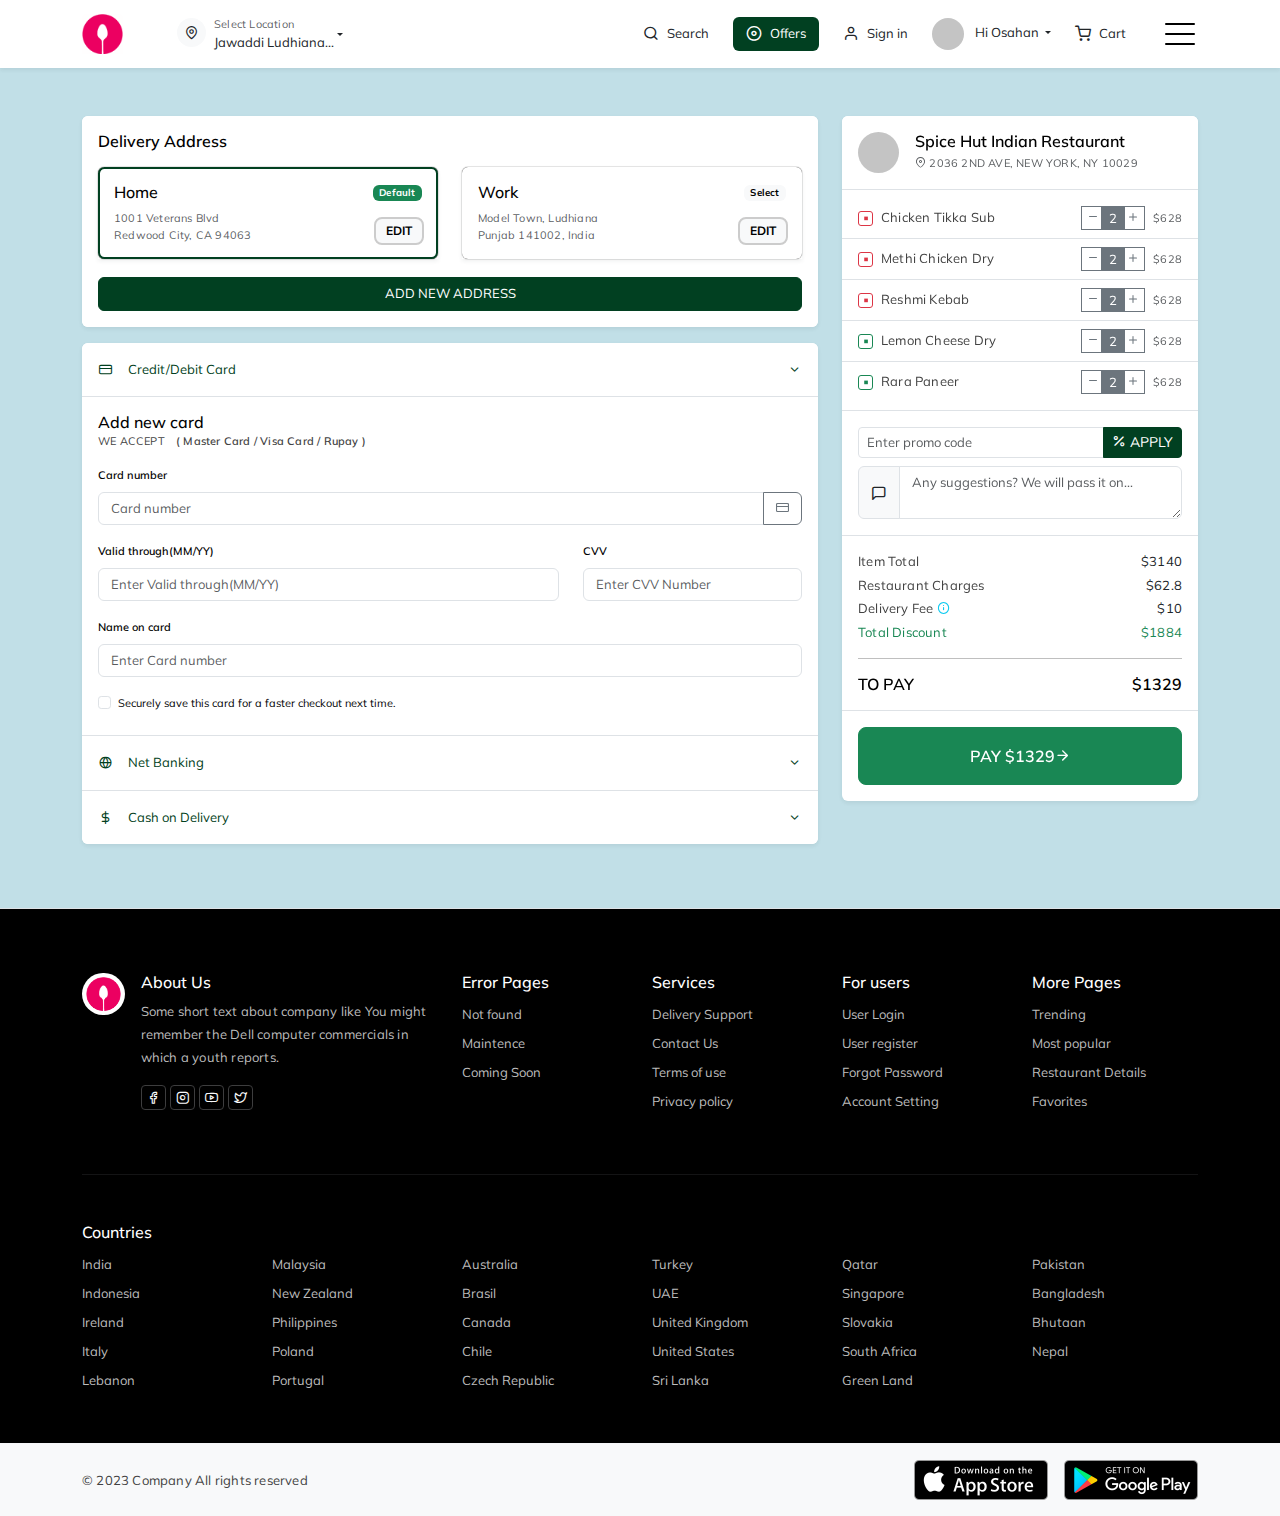
<file: checkout.html>
<!DOCTYPE html>
<html lang="en">

<head>
    <meta charset="utf-8">
    <meta name="viewport" content="width=device-width, initial-scale=1, shrink-to-fit=no">
    <meta name="description" content="Askbootstrap">
    <meta name="author" content="Askbootstrap">
    <link rel="icon" type="image/png" href="img/fav.png">
    <title>Swiggiweb - Online Food Ordering Website Template</title>
    <!-- Slick Slider -->
    <link href="vendor/slick/slick/slick.css" rel="stylesheet" type="text/css">
    <link href="vendor/slick/slick/slick-theme.css" rel="stylesheet" type="text/css">
    <!-- Feather Icon-->
    <link href="vendor/icons/feather.css" rel="stylesheet" type="text/css">
    <!-- Bootstrap core CSS -->
    <link href="vendor/bootstrap/css/bootstrap.min.css" rel="stylesheet">
    <!-- Custom styles for this template -->
    <link href="css/style.css" rel="stylesheet">
    <!-- Sidebar CSS -->
    <link href="vendor/sidebar/demo.css" rel="stylesheet">
</head>

<body class="fixed-bottom-bar">
    <header class="section-header">
        <section class="header-main shadow-sm bg-white">
            <div class="container">
                <div class="row align-items-center">
                    <div class="col-1">
                        <a href="home.html" class="brand-wrap mb-0">
                            <img alt="#" class="img-fluid" src="img/logo_web.png">
                        </a>
                        <!-- brand-wrap.// -->
                    </div>
                    <div class="col-3 d-flex align-items-center m-none">
                        <div class="dropdown me-3">
                            <a class="text-dark dropdown-toggle d-flex align-items-center py-3" href="#"
                                id="navbarDropdown" role="button" data-bs-toggle="dropdown" aria-haspopup="true"
                                aria-expanded="false">
                                <div><i class="feather-map-pin me-2 bg-light rounded-pill p-2 icofont-size"></i></div>
                                <div>
                                    <p class="text-muted mb-0 small">Select Location</p>
                                    Jawaddi Ludhiana...
                                </div>
                            </a>
                            <div class="dropdown-menu p-0 drop-loc">
                                <div class="osahan-country">
                                    <div class="search_location bg-primary p-3 text-end">
                                        <div class="input-group bg-white rounded shadow-sm">
                                            <span class="input-group-text bg-transparent border-0 rounded-0"
                                               ><i class="feather-search"></i></span>
                                            <input type="text"
                                                class="form-control bg-transparent border-0 rounded-0 px-0 shadow-none"
                                                placeholder="Enter Your Location" aria-label="Enter Your Location"
                                                >
                                        </div>
                                    </div>
                                    <div class="p-3 border-bottom">
                                        <a href="home.html" class="text-decoration-none">
                                            <p class="fw-bold text-primary m-0"><i class="feather-navigation"></i> New
                                                York, USA</p>
                                        </a>
                                    </div>
                                    <div class="filter">
                                        <h6 class="p-3 bg-light m-0 border-bottom">Choose your country</h6>
                                        <div class="border-bottom p-3">
                                            <div class="form-check form-check-reverse m-0">
                                                <input type="radio" id="customRadio1" name="location"
                                                    class="form-check-input">
                                                <label class="form-check-label text-start w-100"
                                                    for="customRadio1">Afghanistan</label>
                                            </div>
                                        </div>
                                        <div class="border-bottom p-3">
                                        <div class="form-check form-check-reverse m-0">
                                            <input type="radio" id="customRadio2" name="location"
                                                class="form-check-input" checked="">
                                            <label class="form-check-label text-start w-100"
                                                for="customRadio2">India</label>
                                        </div>
                                    </div>
                                    <div class="border-bottom p-3">
                                        <div class="form-check form-check-reverse m-0">
                                            <input type="radio" id="customRadio3" name="location"
                                                class="form-check-input">
                                            <label class="form-check-label text-start w-100"
                                                for="customRadio3">USA</label>
                                        </div>
                                        </div>
                                        <div class="border-bottom p-3">
                                        <div class="form-check form-check-reverse m-0">
                                            <input type="radio" id="customRadio4" name="location"
                                                class="form-check-input">
                                            <label class="form-check-label text-start w-100"
                                                for="customRadio4">Australia</label>
                                        </div>
                                        </div>
                                        <div class="border-bottom p-3">
                                        <div class="form-check form-check-reverse m-0">
                                            <input type="radio" id="customRadio5" name="location"
                                                class="form-check-input">
                                            <label class="form-check-label text-start w-100"
                                                for="customRadio5">Japan</label>
                                        </div>
                                        </div>
                                        <div class="p-3">
                                        <div class="form-check form-check-reverse m-0">
                                            <input type="radio" id="customRadio6" name="location"
                                                class="form-check-input">
                                            <label class="form-check-label text-start w-100"
                                                for="customRadio6">China</label>
                                        </div>
                                        </div>
                                    </div>
                                </div>
                            </div>
                        </div>
                    </div>
                    <!-- col.// -->
                    <div class="col-8">
                        <div class="d-flex align-items-center justify-content-end pe-5">
                            <!-- search -->
                            <a href="search.html" class="widget-header me-4 text-dark">
                                <div class="icon d-flex align-items-center">
                                    <i class="feather-search h6 me-2 mb-0"></i> <span>Search</span>
                                </div>
                            </a>
                            <!-- offers -->
                            <a href="offers.html" class="widget-header me-4 text-white btn bg-primary m-none">
                                <div class="icon d-flex align-items-center">
                                    <i class="feather-disc h6 me-2 mb-0"></i> <span>Offers</span>
                                </div>
                            </a>
                            <!-- signin -->
                            <a href="login.html" class="widget-header me-4 text-dark m-none">
                                <div class="icon d-flex align-items-center">
                                    <i class="feather-user h6 me-2 mb-0"></i> <span>Sign in</span>
                                </div>
                            </a>
                            <!-- my account -->
                            <div class="dropdown me-4 m-none">
                                <a href="#" class="dropdown-toggle text-dark py-3 d-block" id="dropdownMenuButton"
                                    data-bs-toggle="dropdown" aria-haspopup="true" aria-expanded="false">
                                    <img alt="#" src="img/user/1.jpg"
                                        class="img-fluid rounded-circle header-user me-2 header-user"> Hi Osahan
                                </a>
                                <div class="dropdown-menu dropdown-menu-right">
                                    <a class="dropdown-item" href="profile.html">My account</a>
                                    <a class="dropdown-item" href="faq.html">Delivery support</a>
                                    <a class="dropdown-item" href="contact-us.html">Contant us</a>
                                    <a class="dropdown-item" href="terms.html">Term of use</a>
                                    <a class="dropdown-item" href="privacy.html">Privacy policy</a>
                                    <a class="dropdown-item" href="login.html">Logout</a>
                                </div>
                            </div>
                            <!-- signin -->
                            <a href="checkout.html" class="widget-header me-4 text-dark">
                                <div class="icon d-flex align-items-center">
                                    <i class="feather-shopping-cart h6 me-2 mb-0"></i> <span>Cart</span>
                                </div>
                            </a>
                            <a class="toggle" href="#">
                                <span></span>
                            </a>
                        </div>
                        <!-- widgets-wrap.// -->
                    </div>
                    <!-- col.// -->
                </div>
                <!-- row.// -->
            </div>
            <!-- container.// -->
        </section>
        <!-- header-main .// -->
    </header>
    <div class="osahan-checkout">
        <div class="d-none">
            <div class="bg-primary border-bottom p-3 d-flex align-items-center">
                <a class="toggle togglew toggle-2" href="#"><span></span></a>
                <h4 class="fw-bold m-0 text-white">Checkout</h4>
            </div>
        </div>
        <!-- checkout -->
        <div class="container position-relative">
            <div class="py-5 row g-4">
                <div class="col-md-8">
                    <div>
                        <div class="osahan-cart-item mb-3 rounded shadow-sm bg-white overflow-hidden">
                            <div class="osahan-cart-item-profile bg-white p-3">
                                <div class="d-flex flex-column">
                                    <h6 class="mb-3 fw-bold">Delivery Address</h6>
                                    <div class="row g-4 mb-3">
                                        <div class="col-lg-6">
                                            <div class="form-check position-relative border-custom-radio p-0">
                                                <input type="radio" id="customRadioInline1" name="customRadioInline1"
                                                    class="form-check-input" checked>
                                                <label class="form-check-label w-100 border rounded" for="customRadioInline1"></label>
                                                <div>
                                                    <div class="p-3 bg-white rounded rounded-bottom-0 shadow-sm w-100">
                                                        <div class="d-flex align-items-center mb-2">
                                                            <h6 class="mb-0">Home</h6>
                                                            <p class="mb-0 badge text-bg-success ms-auto"><i
                                                                    class="icofont-check-circled"></i> Default</p>
                                                        </div>
                                                        <p class="small text-muted m-0">1001 Veterans Blvd</p>
                                                        <p class="small text-muted m-0">Redwood City, CA 94063</p>
                                                    </div>
                                                    <a href="#" data-bs-toggle="modal"
                                                        data-bs-target="#exampleModal"
                                                        class="btn btn-light border-top w-100 rounded-top-0">Edit</a>
                                                </div>
                                            </div>
                                        </div>
                                        <div class="col-lg-6">
                                            <div class="form-check position-relative border-custom-radio p-0">
                                                <input type="radio" id="customRadioInline2" name="customRadioInline1"
                                                    class="form-check-input">
                                                <label class="form-check-label w-100 border rounded" for="customRadioInline2"></label>
                                                <div>
                                                    <div class="p-3 rounded rounded-bottom-0 bg-white shadow-sm w-100">
                                                        <div class="d-flex align-items-center mb-2">
                                                            <h6 class="mb-0">Work</h6>
                                                            <p class="mb-0 badge text-bg-light ms-auto"><i
                                                                    class="icofont-check-circled"></i> Select</p>
                                                        </div>
                                                        <p class="small text-muted m-0">Model Town, Ludhiana</p>
                                                        <p class="small text-muted m-0">Punjab 141002, India</p>
                                                    </div>
                                                    <a href="#" data-bs-toggle="modal"
                                                        data-bs-target="#exampleModal"
                                                        class="btn btn-light border-top w-100 rounded-top-0">Edit</a>
                                                </div>
                                            </div>
                                        </div>
                                    </div>
                                    <a class="btn btn-primary" href="#" data-bs-toggle="modal"
                                        data-bs-target="#exampleModal"> ADD NEW ADDRESS </a>
                                </div>
                            </div>
                        </div>
                        <div class="accordion mb-3 rounded shadow-sm bg-white overflow-hidden" id="accordionExample">
                            <div class="osahan-card bg-white border-bottom overflow-hidden">
                                <div class="osahan-card-header" id="headingOne">
                                    <h2 class="mb-0">
                                        <button class="d-flex p-3 align-items-center btn btn-link w-100" type="button"
                                            data-bs-toggle="collapse" data-bs-target="#collapseOne" aria-expanded="true"
                                            aria-controls="collapseOne">
                                            <i class="feather-credit-card me-3"></i> Credit/Debit Card
                                            <i class="feather-chevron-down ms-auto"></i>
                                        </button>
                                    </h2>
                                </div>
                                <div id="collapseOne" class="collapse show" aria-labelledby="headingOne"
                                    data-bs-parent="#accordionExample">
                                    <div class="osahan-card-body border-top p-3">
                                        <h6 class="m-0">Add new card</h6>
                                        <p class="small">WE ACCEPT <span class="osahan-card ms-2 fw-bold">( Master Card
                                                / Visa Card / Rupay )</span></p>
                                        <form>
                                            <div class="form-row">
                                                <div class="col-md-12 form-group mb-3">
                                                    <label class="form-label fw-bold small">Card number</label>
                                                    <div class="input-group">
                                                        <input placeholder="Card number" type="number"
                                                            class="form-control">
                                                        <button class="btn btn-outline-secondary" type="button"><i
                                                                class="feather-credit-card"></i></button>
                                                    </div>
                                                </div>
                                                <div class="row mb-3">
                                                    <div class="col-md-8 form-group"><label
                                                            class="form-label fw-bold small">Valid
                                                            through(MM/YY)</label><input
                                                            placeholder="Enter Valid through(MM/YY)" type="number"
                                                            class="form-control"></div>
                                                    <div class="col-md-4 form-group"><label
                                                            class="form-label fw-bold small">CVV</label><input
                                                            placeholder="Enter CVV Number" type="number"
                                                            class="form-control"></div>
                                                </div>
                                                <div class="col-md-12 form-group mb-3"><label
                                                        class="form-label fw-bold small">Name on card</label><input
                                                        placeholder="Enter Card number" type="text"
                                                        class="form-control"></div>
                                                <div class="col-md-12 form-group mb-0">
                                                    <div class="form-check custom-checkbox">
                                                        <input class="form-check-input" type="checkbox" value="" id="custom-Check1">
                                                        <label class="form-check-label small" for="custom-Check1">
                                                            Securely save this card
                                                            for a faster checkout next time.
                                                        </label>
                                                      </div>
                                                </div>
                                            </div>
                                        </form>
                                    </div>
                                </div>
                            </div>
                            <div class="osahan-card bg-white border-bottom overflow-hidden">
                                <div class="osahan-card-header" id="headingTwo">
                                    <h2 class="mb-0">
                                        <button class="d-flex p-3 align-items-center btn btn-link w-100" type="button"
                                            data-bs-toggle="collapse" data-bs-target="#collapseTwo"
                                            aria-expanded="false" aria-controls="collapseTwo">
                                            <i class="feather-globe me-3"></i> Net Banking
                                            <i class="feather-chevron-down ms-auto"></i>
                                        </button>
                                    </h2>
                                </div>
                                <div id="collapseTwo" class="collapse" aria-labelledby="headingTwo"
                                    data-bs-parent="#accordionExample">
                                    <div class="osahan-card-body border-top p-3">
                                        <form>
                                            <div class="btn-group w-100" role="group" aria-label="Basic radio toggle button group">
                                                <input type="radio" class="btn-check" name="btnradio" id="btnradio1" checked>
                                                <label class="btn btn-outline-secondary" for="btnradio1">HDFC</label>
                                              
                                                <input type="radio" class="btn-check" name="btnradio" id="btnradio2">
                                                <label class="btn btn-outline-secondary" for="btnradio2">ICICI</label>
                                              
                                                <input type="radio" class="btn-check" name="btnradio" id="btnradio3">
                                                <label class="btn btn-outline-secondary" for="btnradio3">AXIS</label>
                                              </div>
                                            <hr>
                                            <div class="form-row">
                                                <div class="col-md-12 form-group mb-0">
                                                    <label class="form-label small fw-bold">Select Bank</label><br>
                                                    <select class="custom-select form-control">
                                                        <option>Bank</option>
                                                        <option>KOTAK</option>
                                                        <option>SBI</option>
                                                        <option>UCO</option>
                                                    </select>
                                                </div>
                                            </div>
                                        </form>
                                    </div>
                                </div>
                            </div>
                            <div class="osahan-card bg-white overflow-hidden">
                                <div class="osahan-card-header" id="headingThree">
                                    <h2 class="mb-0">
                                        <button class="d-flex p-3 align-items-center btn btn-link w-100" type="button"
                                            data-bs-toggle="collapse" data-bs-target="#collapseThree"
                                            aria-expanded="false" aria-controls="collapseThree">
                                            <i class="feather-dollar-sign me-3"></i> Cash on Delivery
                                            <i class="feather-chevron-down ms-auto"></i>
                                        </button>
                                    </h2>
                                </div>
                                <div id="collapseThree" class="collapse" aria-labelledby="headingThree"
                                    data-bs-parent="#accordionExample">
                                    <div class="card-body border-top p-3">
                                        <h6 class="mb-3 mt-0 fw-bold">Cash</h6>
                                        <p class="m-0">Please keep exact change handy to help us serve you better</p>
                                    </div>
                                </div>
                            </div>
                        </div>
                    </div>
                </div>
                <div class="col-md-4">
                    <div class="osahan-cart-item rounded rounded shadow-sm overflow-hidden bg-white sticky_sidebar">
                        <div class="d-flex border-bottom osahan-cart-item-profile bg-white p-3">
                            <img alt="osahan" src="img/starter1.jpg" class="me-3 rounded-circle img-fluid">
                            <div class="d-flex flex-column">
                                <h6 class="mb-1 fw-bold">Spice Hut Indian Restaurant</h6>
                                <p class="mb-0 small text-muted"><i class="feather-map-pin"></i> 2036 2ND AVE, NEW YORK,
                                    NY 10029</p>
                            </div>
                        </div>
                        <div class="bg-white border-bottom py-2">
                            <div
                                class="gold-members d-flex align-items-center justify-content-between px-3 py-2 border-bottom">
                                <div class="d-flex align-items-center">
                                    <div class="me-2 text-danger">&middot;</div>
                                    <div class="media-body">
                                        <p class="m-0">Chicken Tikka Sub</p>
                                    </div>
                                </div>
                                <div class="d-flex align-items-center">
                                    <span class="count-number float-end"><button type="button"
                                            class="btn-sm left dec btn btn-outline-secondary"> <i
                                                class="feather-minus"></i> </button><input class="count-number-input"
                                            type="text" readonly="" value="2"><button type="button"
                                            class="btn-sm right inc btn btn-outline-secondary"> <i
                                                class="feather-plus"></i> </button></span>
                                    <p class="text-gray mb-0 float-end ms-2 text-muted small">$628</p>
                                </div>
                            </div>
                            <div
                                class="gold-members d-flex align-items-center justify-content-between px-3 py-2 border-bottom">
                                <div class="d-flex align-items-center">
                                    <div class="me-2 text-danger">&middot;</div>
                                    <div class="media-body">
                                        <p class="m-0">Methi Chicken Dry
                                        </p>
                                    </div>
                                </div>
                                <div class="d-flex align-items-center">
                                    <span class="count-number float-end"><button type="button"
                                            class="btn-sm left dec btn btn-outline-secondary"> <i
                                                class="feather-minus"></i> </button><input class="count-number-input"
                                            type="text" readonly="" value="2"><button type="button"
                                            class="btn-sm right inc btn btn-outline-secondary"> <i
                                                class="feather-plus"></i> </button></span>
                                    <p class="text-gray mb-0 float-end ms-2 text-muted small">$628</p>
                                </div>
                            </div>
                            <div
                                class="gold-members d-flex align-items-center justify-content-between px-3 py-2 border-bottom">
                                <div class="d-flex align-items-center">
                                    <div class="me-2 text-danger">&middot;</div>
                                    <div class="media-body">
                                        <p class="m-0">Reshmi Kebab
                                        </p>
                                    </div>
                                </div>
                                <div class="d-flex align-items-center">
                                    <span class="count-number float-end"><button type="button"
                                            class="btn-sm left dec btn btn-outline-secondary"> <i
                                                class="feather-minus"></i> </button><input class="count-number-input"
                                            type="text" readonly="" value="2"><button type="button"
                                            class="btn-sm right inc btn btn-outline-secondary"> <i
                                                class="feather-plus"></i> </button></span>
                                    <p class="text-gray mb-0 float-end ms-2 text-muted small">$628</p>
                                </div>
                            </div>
                            <div
                                class="gold-members d-flex align-items-center justify-content-between px-3 py-2 border-bottom">
                                <div class="d-flex align-items-center">
                                    <div class="me-2 text-success">&middot;</div>
                                    <div class="media-body">
                                        <p class="m-0">Lemon Cheese Dry
                                        </p>
                                    </div>
                                </div>
                                <div class="d-flex align-items-center">
                                    <span class="count-number float-end"><button type="button"
                                            class="btn-sm left dec btn btn-outline-secondary"> <i
                                                class="feather-minus"></i> </button><input class="count-number-input"
                                            type="text" readonly="" value="2"><button type="button"
                                            class="btn-sm right inc btn btn-outline-secondary"> <i
                                                class="feather-plus"></i> </button></span>
                                    <p class="text-gray mb-0 float-end ms-2 text-muted small">$628</p>
                                </div>
                            </div>
                            <div class="gold-members d-flex align-items-center justify-content-between px-3 py-2">
                                <div class="d-flex align-items-center">
                                    <div class="me-2 text-success">&middot;</div>
                                    <div class="media-body">
                                        <p class="m-0">Rara Paneer</p>
                                    </div>
                                </div>
                                <div class="d-flex align-items-center">
                                    <span class="count-number float-end"><button type="button"
                                            class="btn-sm left dec btn btn-outline-secondary"> <i
                                                class="feather-minus"></i> </button><input class="count-number-input"
                                            type="text" readonly="" value="2"><button type="button"
                                            class="btn-sm right inc btn btn-outline-secondary"> <i
                                                class="feather-plus"></i> </button></span>
                                    <p class="text-gray mb-0 float-end ms-2 text-muted small">$628</p>
                                </div>
                            </div>
                        </div>
                        <div class="bg-white p-3 py-3 border-bottom clearfix">
                            <div class="input-group input-group-sm mb-2">
                                <input placeholder="Enter promo code" type="text" class="form-control">
                                <button class="btn btn-primary" type="button" id="button-addon2"><i
                                    class="feather-percent"></i> APPLY</button>
                              </div>
                              <div class="input-group">
                                <span class="input-group-text" id="message"><i
                                    class="feather-message-square"></i></span>
                                    <textarea placeholder="Any suggestions? We will pass it on..."
                                    aria-label="With textarea" class="form-control"></textarea>
                              </div>
                        </div>
                        <div class="bg-white p-3 clearfix border-bottom">
                            <p class="mb-1">Item Total <span class="float-end text-dark">$3140</span></p>
                            <p class="mb-1">Restaurant Charges <span class="float-end text-dark">$62.8</span></p>
                            <p class="mb-1">Delivery Fee<span class="text-info ms-1"><i
                                        class="feather-info"></i></span><span class="float-end text-dark">$10</span>
                            </p>
                            <p class="mb-1 text-success">Total Discount<span
                                    class="float-end text-success">$1884</span></p>
                            <hr>
                            <h6 class="fw-bold mb-0">TO PAY <span class="float-end">$1329</span></h6>
                        </div>
                        <div class="p-3">
                            <a class="btn btn-success w-100 btn-lg" href="successful.html">PAY $1329<i
                                    class="feather-arrow-right"></i></a>
                        </div>
                    </div>
                </div>
            </div>
        </div>
    </div>
    <!-- footer -->
    <footer class="section-footer border-top bg-dark">
        <div class="container">
            <div class="footer-top padding-y py-5">
                <div class="row pt-3">
                    <aside class="col-md-4 footer-about">
                        <article class="d-flex pb-3">
                            <div><img alt="#" src="img/logo_web.png" class="logo-footer me-3"></div>
                            <div>
                                <h6 class="title text-white">About Us</h6>
                                <p class="text-muted">Some short text about company like You might remember the Dell
                                    computer commercials in which a youth reports.</p>
                                <div class="d-flex align-items-center">
                                    <a class="btn btn-icon btn-outline-light me-1 btn-sm" title="Facebook"
                                        target="_blank" href="#"><i class="feather-facebook"></i></a>
                                    <a class="btn btn-icon btn-outline-light me-1 btn-sm" title="Instagram"
                                        target="_blank" href="#"><i class="feather-instagram"></i></a>
                                    <a class="btn btn-icon btn-outline-light me-1 btn-sm" title="Youtube"
                                        target="_blank" href="#"><i class="feather-youtube"></i></a>
                                    <a class="btn btn-icon btn-outline-light me-1 btn-sm" title="Twitter"
                                        target="_blank" href="#"><i class="feather-twitter"></i></a>
                                </div>
                            </div>
                        </article>
                    </aside>
                    <aside class="col-sm-3 col-md-2 text-white">
                        <h6 class="title">Error Pages</h6>
                        <ul class="list-unstyled hov_footer">
                            <li> <a href="not-found.html" class="text-muted">Not found</a></li>
                            <li> <a href="maintence.html" class="text-muted">Maintence</a></li>
                            <li> <a href="coming-soon.html" class="text-muted">Coming Soon</a></li>
                        </ul>
                    </aside>
                    <aside class="col-sm-3 col-md-2 text-white">
                        <h6 class="title">Services</h6>
                        <ul class="list-unstyled hov_footer">
                            <li> <a href="faq.html" class="text-muted">Delivery Support</a></li>
                            <li> <a href="contact-us.html" class="text-muted">Contact Us</a></li>
                            <li> <a href="terms.html" class="text-muted">Terms of use</a></li>
                            <li> <a href="privacy.html" class="text-muted">Privacy policy</a></li>
                        </ul>
                    </aside>
                    <aside class="col-sm-3  col-md-2 text-white">
                        <h6 class="title">For users</h6>
                        <ul class="list-unstyled hov_footer">
                            <li> <a href="login.html" class="text-muted"> User Login </a></li>
                            <li> <a href="signup.html" class="text-muted"> User register </a></li>
                            <li> <a href="forgot_password.html" class="text-muted"> Forgot Password </a></li>
                            <li> <a href="profile.html" class="text-muted"> Account Setting </a></li>
                        </ul>
                    </aside>
                    <aside class="col-sm-3  col-md-2 text-white">
                        <h6 class="title">More Pages</h6>
                        <ul class="list-unstyled hov_footer">
                            <li> <a href="trending.html" class="text-muted"> Trending </a></li>
                            <li> <a href="most_popular.html" class="text-muted"> Most popular </a></li>
                            <li> <a href="restaurant.html" class="text-muted"> Restaurant Details </a></li>
                            <li> <a href="favorites.html" class="text-muted"> Favorites </a></li>
                        </ul>
                    </aside>
                </div>
                <!-- row.// -->
            </div>
            <!-- footer-top.// -->
            <section class="footer-center border-top padding-y py-5">
                <h6 class="title text-white">Countries</h6>
                <div class="row">
                    <aside class="col-sm-2 col-md-2 text-white">
                        <ul class="list-unstyled hov_footer">
                            <li> <a href="#" class="text-muted">India</a></li>
                            <li> <a href="#" class="text-muted">Indonesia</a></li>
                            <li> <a href="#" class="text-muted">Ireland</a></li>
                            <li> <a href="#" class="text-muted">Italy</a></li>
                            <li> <a href="#" class="text-muted">Lebanon</a></li>
                        </ul>
                    </aside>
                    <aside class="col-sm-2 col-md-2 text-white">
                        <ul class="list-unstyled hov_footer">
                            <li> <a href="#" class="text-muted">Malaysia</a></li>
                            <li> <a href="#" class="text-muted">New Zealand</a></li>
                            <li> <a href="#" class="text-muted">Philippines</a></li>
                            <li> <a href="#" class="text-muted">Poland</a></li>
                            <li> <a href="#" class="text-muted">Portugal</a></li>
                        </ul>
                    </aside>
                    <aside class="col-sm-2 col-md-2 text-white">
                        <ul class="list-unstyled hov_footer">
                            <li> <a href="#" class="text-muted">Australia</a></li>
                            <li> <a href="#" class="text-muted">Brasil</a></li>
                            <li> <a href="#" class="text-muted">Canada</a></li>
                            <li> <a href="#" class="text-muted">Chile</a></li>
                            <li> <a href="#" class="text-muted">Czech Republic</a></li>
                        </ul>
                    </aside>
                    <aside class="col-sm-2 col-md-2 text-white">
                        <ul class="list-unstyled hov_footer">
                            <li> <a href="#" class="text-muted">Turkey</a></li>
                            <li> <a href="#" class="text-muted">UAE</a></li>
                            <li> <a href="#" class="text-muted">United Kingdom</a></li>
                            <li> <a href="#" class="text-muted">United States</a></li>
                            <li> <a href="#" class="text-muted">Sri Lanka</a></li>
                        </ul>
                    </aside>
                    <aside class="col-sm-2 col-md-2 text-white">
                        <ul class="list-unstyled hov_footer">
                            <li> <a href="#" class="text-muted">Qatar</a></li>
                            <li> <a href="#" class="text-muted">Singapore</a></li>
                            <li> <a href="#" class="text-muted">Slovakia</a></li>
                            <li> <a href="#" class="text-muted">South Africa</a></li>
                            <li> <a href="#" class="text-muted">Green Land</a></li>
                        </ul>
                    </aside>
                    <aside class="col-sm-2 col-md-2 text-white">
                        <ul class="list-unstyled hov_footer">
                            <li> <a href="#" class="text-muted">Pakistan</a></li>
                            <li> <a href="#" class="text-muted">Bangladesh</a></li>
                            <li> <a href="#" class="text-muted">Bhutaan</a></li>
                            <li> <a href="#" class="text-muted">Nepal</a></li>
                        </ul>
                    </aside>
                </div>
                <!-- row.// -->
            </section>
        </div>
        <!-- //container -->
        <div class="footer-copyright border-top py-3 bg-light">
            <div class="container d-flex align-items-center">
                <p class="mb-0"> © 2023 Company All rights reserved </p>
                <p class="text-muted mb-0 ms-auto d-flex align-items-center">
                    <a href="#" class="d-block"><img alt="#" src="img/appstore.png" height="40"></a>
                    <a href="#" class="d-block ms-3"><img alt="#" src="img/playmarket.png" height="40"></a>
                </p>
            </div>
        </div>
    </footer>
    <nav id="main-nav">
        <ul class="second-nav">
            <li><a href="home.html"><i class="feather-home me-2"></i> Homepage</a></li>
            <li><a href="my_order.html"><i class="feather-list me-2"></i> My Orders</a></li>
            <li>
                <a href="#"><i class="feather-edit-2 me-2"></i> Authentication</a>
                <ul>
                    <li><a href="login.html">Login</a></li>
                    <li><a href="signup.html">Register</a></li>
                    <li><a href="forgot_password.html">Forgot Password</a></li>
                    <li><a href="verification.html">Verification</a></li>
                    <li><a href="location.html">Location</a></li>
                </ul>
            </li>
            <li><a href="favorites.html"><i class="feather-heart me-2"></i> Favorites</a></li>
            <li><a href="trending.html"><i class="feather-trending-up me-2"></i> Trending</a></li>
            <li><a href="most_popular.html"><i class="feather-award me-2"></i> Most Popular</a></li>
            <li><a href="restaurant.html"><i class="feather-paperclip me-2"></i> Restaurant Detail</a></li>
            <li><a href="checkout.html"><i class="feather-list me-2"></i> Checkout</a></li>
            <li><a href="successful.html"><i class="feather-check-circle me-2"></i> Successful</a></li>
            <li><a href="map.html"><i class="feather-map-pin me-2"></i> Live Map</a></li>
            <li>
                <a href="#"><i class="feather-user me-2"></i> Profile</a>
                <ul>
                    <li><a href="profile.html">Profile</a></li>
                    <li><a href="favorites.html">Delivery support</a></li>
                    <li><a href="contact-us.html">Contact Us</a></li>
                    <li><a href="terms.html">Terms of use</a></li>
                    <li><a href="privacy.html">Privacy & Policy</a></li>
                </ul>
            </li>
            <li>
                <a href="#"><i class="feather-alert-triangle me-2"></i> Error</a>
                <ul>
                    <li><a href="not-found.html">Not Found</a>
                    <li><a href="maintence.html"> Maintence</a>
                    <li><a href="coming-soon.html">Coming Soon</a>
                </ul>
            </li>
            <li>
                <a href="#"><i class="feather-link me-2"></i> Navigation Link Example</a>
                <ul>
                    <li>
                        <a href="#">Link Example 1</a>
                        <ul>
                            <li>
                                <a href="#">Link Example 1.1</a>
                                <ul>
                                    <li><a href="#">Link</a></li>
                                    <li><a href="#">Link</a></li>
                                    <li><a href="#">Link</a></li>
                                    <li><a href="#">Link</a></li>
                                    <li><a href="#">Link</a></li>
                                </ul>
                            </li>
                            <li>
                                <a href="#">Link Example 1.2</a>
                                <ul>
                                    <li><a href="#">Link</a></li>
                                    <li><a href="#">Link</a></li>
                                    <li><a href="#">Link</a></li>
                                    <li><a href="#">Link</a></li>
                                </ul>
                            </li>
                        </ul>
                    </li>
                    <li><a href="#">Link Example 2</a></li>
                    <li><a href="#">Link Example 3</a></li>
                    <li><a href="#">Link Example 4</a></li>
                    <li data-nav-custom-content>
                        <div class="custom-message">
                            You can add any custom content to your navigation items. This text is just an example.
                        </div>
                    </li>
                </ul>
            </li>
        </ul>
        <ul class="bottom-nav">
            <li class="email">
                <a class="text-danger" href="home.html">
                    <p class="h5 m-0"><i class="feather-home text-danger"></i></p>
                    Home
                </a>
            </li>
            <li class="github">
                <a href="faq.html">
                    <p class="h5 m-0"><i class="feather-message-circle"></i></p>
                    FAQ
                </a>
            </li>
            <li class="ko-fi">
                <a href="contact-us.html">
                    <p class="h5 m-0"><i class="feather-phone"></i></p>
                    Help
                </a>
            </li>
        </ul>
    </nav>
    <!-- modal delivery address -->
    <div class="modal fade" id="exampleModal" tabindex="-1" role="dialog"
        aria-hidden="true">
        <div class="modal-dialog modal-dialog-centered">
            <div class="modal-content">
                <div class="modal-header">
                    <h5 class="modal-title">Add Delivery Address</h5>
                    <button type="button" class="btn-close shadow-none" data-bs-dismiss="modal" aria-label="Close"></button>
                </div>
                <div class="modal-body">
                    <form class="">
                        <div class="form-row">
                            <div class="col-md-12 form-group">
                                <label class="form-label">Delivery Area</label>
                                <div class="input-group mb-3">
                                    <input placeholder="Delivery Area" type="text" class="form-control">
                                    <button class="btn btn-outline-secondary" type="button"><i class="feather-map-pin"></i></button>
                                  </div>
                            </div>
                            <div class="col-md-12 form-group mb-3"><label class="form-label">Complete Address</label><input
                                    placeholder="Complete Address e.g. house number, street name, landmark" type="text"
                                    class="form-control"></div>
                            <div class="col-md-12 form-group mb-3"><label class="form-label">Delivery
                                    Instructions</label><input
                                    placeholder="Delivery Instructions e.g. Opposite Gold Souk Mall" type="text"
                                    class="form-control"></div>
                            <div class="mb-0 col-md-12 form-group">
                                <label class="form-label">Nickname</label>
                                <div class="btn-group w-100" role="group" aria-label="Basic radio toggle button group">
                                    <input type="radio" class="btn-check" name="btnradio" id="btnradio4" checked>
                                    <label class="btn btn-outline-secondary" for="btnradio4">Home</label>
                                  
                                    <input type="radio" class="btn-check" name="btnradio" id="btnradio5">
                                    <label class="btn btn-outline-secondary" for="btnradio5">Work</label>
                                  
                                    <input type="radio" class="btn-check" name="btnradio" id="btnradio6">
                                    <label class="btn btn-outline-secondary" for="btnradio6">Other</label>
                                  </div>
                            </div>
                        </div>
                    </form>
                </div>
                <div class="modal-footer p-0 border-0">
                    <div class="col-6 m-0 p-0">
                        <button type="button" class="btn border-top btn-lg w-100"
                            data-bs-dismiss="modal">Close</button>
                    </div>
                    <div class="col-6 m-0 p-0">
                        <button type="button" class="btn btn-primary btn-lg w-100">Save changes</button>
                    </div>
                </div>
            </div>
        </div>
    </div>
    <div class="osahan-menu-fotter fixed-bottom bg-white px-3 py-2 text-center d-none">
        <div class="row">
            <div class="col selected">
                <a href="home.html" class="text-danger small fw-bold text-decoration-none">
                    <p class="h4 m-0"><i class="feather-home text-danger"></i></p>
                    Home
                </a>
            </div>
            <div class="col">
                <a href="most_popular.html" class="text-dark small fw-bold text-decoration-none">
                    <p class="h4 m-0"><i class="feather-map-pin"></i></p>
                    Trending
                </a>
            </div>
            <div class="col bg-white rounded-circle mt-n4 px-3 py-2">
                <div class="bg-danger rounded-circle mt-n0 shadow">
                    <a href="checkout.html" class="text-white small fw-bold text-decoration-none">
                        <i class="feather-shopping-cart"></i>
                    </a>
                </div>
            </div>
            <div class="col">
                <a href="favorites.html" class="text-dark small fw-bold text-decoration-none">
                    <p class="h4 m-0"><i class="feather-heart"></i></p>
                    Favorites
                </a>
            </div>
            <div class="col">
                <a href="profile.html" class="text-dark small fw-bold text-decoration-none">
                    <p class="h4 m-0"><i class="feather-user"></i></p>
                    Profile
                </a>
            </div>
        </div>
    </div>
    <!-- Bootstrap core JavaScript -->
    <script type="text/javascript" src="vendor/jquery/jquery.min.js"></script>
    <script type="text/javascript" src="vendor/bootstrap/js/bootstrap.bundle.min.js"></script>
    <!-- slick Slider JS-->
    <script type="text/javascript" src="vendor/slick/slick/slick.min.js"></script>
    <!-- Sidebar JS-->
    <script type="text/javascript" src="vendor/sidebar/hc-offcanvas-nav.js"></script>
    <!-- Custom scripts for all pages-->
    <script type="text/javascript" src="js/osahan.js"></script>
</body>

</html>
</file>
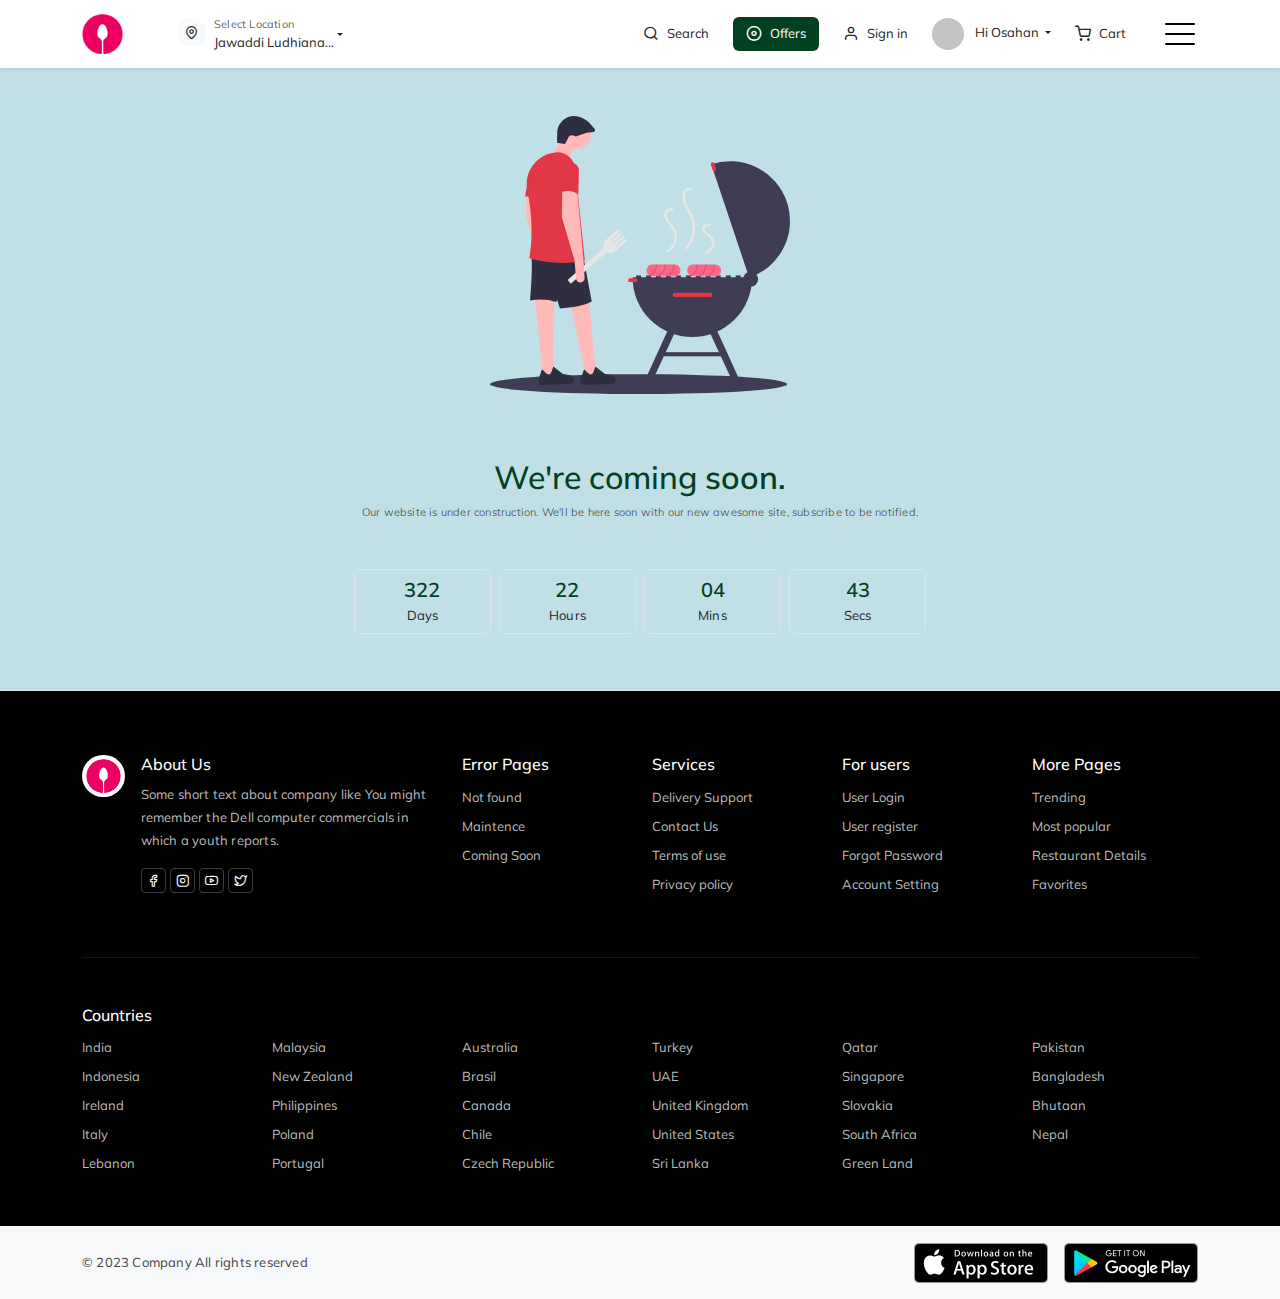
<file: coming-soon.html>
<!DOCTYPE html>
<html lang="en">

<head>
    <meta charset="utf-8">
    <meta name="viewport" content="width=device-width, initial-scale=1, shrink-to-fit=no">
    <meta name="description" content="Askbootstrap">
    <meta name="author" content="Askbootstrap">
    <link rel="icon" type="image/png" href="img/fav.png">
    <title>Swiggiweb - Online Food Ordering Website Template</title>
    <!-- Slick Slider -->
    <link href="vendor/slick/slick/slick.css" rel="stylesheet" type="text/css">
    <link href="vendor/slick/slick/slick-theme.css" rel="stylesheet" type="text/css">
    <!-- Feather Icon-->
    <link href="vendor/icons/feather.css" rel="stylesheet" type="text/css">
    <!-- Bootstrap core CSS -->
    <link href="vendor/bootstrap/css/bootstrap.min.css" rel="stylesheet">
    <!-- Custom styles for this template -->
    <link href="css/style.css" rel="stylesheet">
    <!-- Sidebar CSS -->
    <link href="vendor/sidebar/demo.css" rel="stylesheet">
</head>

<body>
    <header class="section-header">
        <section class="header-main shadow-sm bg-white">
            <div class="container">
                <div class="row align-items-center">
                    <div class="col-1">
                        <a href="home.html" class="brand-wrap mb-0">
                            <img alt="#" class="img-fluid" src="img/logo_web.png">
                        </a>
                        <!-- brand-wrap.// -->
                    </div>
                    <div class="col-3 d-flex align-items-center m-none">
                        <div class="dropdown me-3">
                            <a class="text-dark dropdown-toggle d-flex align-items-center py-3" href="#" id="navbarDropdown" role="button" data-bs-toggle="dropdown" aria-haspopup="true" aria-expanded="false">
                                <div><i class="feather-map-pin me-2 bg-light rounded-pill p-2 icofont-size"></i></div>
                                <div>
                                    <p class="text-muted mb-0 small">Select Location</p>
                                    Jawaddi Ludhiana...
                                </div>
                            </a>
                            <div class="dropdown-menu p-0 drop-loc">
                                <div class="osahan-country">
                                    <div class="search_location bg-primary p-3 text-end">
                                        <div class="input-group bg-white rounded shadow-sm">
                                            <span class="input-group-text bg-transparent border-0 rounded-0"
                                               ><i class="feather-search"></i></span>
                                            <input type="text"
                                                class="form-control bg-transparent border-0 rounded-0 px-0 shadow-none"
                                                placeholder="Enter Your Location" aria-label="Enter Your Location"
                                                >
                                        </div>
                                    </div>
                                    <div class="p-3 border-bottom">
                                        <a href="home.html" class="text-decoration-none">
                                            <p class="fw-bold text-primary m-0"><i class="feather-navigation"></i> New York, USA</p>
                                        </a>
                                    </div>
                                    <div class="filter">
                                        <h6 class="p-3 bg-light m-0 border-bottom">Choose your country</h6>
                                        <div class="border-bottom p-3">
                                            <div class="form-check form-check-reverse m-0">
                                                <input type="radio" id="customRadio1" name="location"
                                                    class="form-check-input">
                                                <label class="form-check-label text-start w-100"
                                                    for="customRadio1">Afghanistan</label>
                                            </div>
                                        </div>
                                        <div class="border-bottom p-3">
                                        <div class="form-check form-check-reverse m-0">
                                            <input type="radio" id="customRadio2" name="location"
                                                class="form-check-input" checked="">
                                            <label class="form-check-label text-start w-100"
                                                for="customRadio2">India</label>
                                        </div>
                                    </div>
                                    <div class="border-bottom p-3">
                                        <div class="form-check form-check-reverse m-0">
                                            <input type="radio" id="customRadio3" name="location"
                                                class="form-check-input">
                                            <label class="form-check-label text-start w-100"
                                                for="customRadio3">USA</label>
                                        </div>
                                        </div>
                                        <div class="border-bottom p-3">
                                        <div class="form-check form-check-reverse m-0">
                                            <input type="radio" id="customRadio4" name="location"
                                                class="form-check-input">
                                            <label class="form-check-label text-start w-100"
                                                for="customRadio4">Australia</label>
                                        </div>
                                        </div>
                                        <div class="border-bottom p-3">
                                        <div class="form-check form-check-reverse m-0">
                                            <input type="radio" id="customRadio5" name="location"
                                                class="form-check-input">
                                            <label class="form-check-label text-start w-100"
                                                for="customRadio5">Japan</label>
                                        </div>
                                        </div>
                                        <div class="p-3">
                                        <div class="form-check form-check-reverse m-0">
                                            <input type="radio" id="customRadio6" name="location"
                                                class="form-check-input">
                                            <label class="form-check-label text-start w-100"
                                                for="customRadio6">China</label>
                                        </div>
                                        </div>
                                    </div>
                                </div>
                            </div>
                        </div>
                    </div>
                    <!-- col.// -->
                    <div class="col-8">
                        <div class="d-flex align-items-center justify-content-end pe-5">
                            <!-- search -->
                            <a href="search.html" class="widget-header me-4 text-dark">
                                <div class="icon d-flex align-items-center">
                                    <i class="feather-search h6 me-2 mb-0"></i> <span>Search</span>
                                </div>
                            </a>
                            <!-- offers -->
                            <a href="offers.html" class="widget-header me-4 text-white btn bg-primary m-none">
                                <div class="icon d-flex align-items-center">
                                    <i class="feather-disc h6 me-2 mb-0"></i> <span>Offers</span>
                                </div>
                            </a>
                            <!-- signin -->
                            <a href="login.html" class="widget-header me-4 text-dark m-none">
                                <div class="icon d-flex align-items-center">
                                    <i class="feather-user h6 me-2 mb-0"></i> <span>Sign in</span>
                                </div>
                            </a>
                            <!-- my account -->
                            <div class="dropdown me-4 m-none">
                                <a href="#" class="dropdown-toggle text-dark py-3 d-block" id="dropdownMenuButton" data-bs-toggle="dropdown" aria-haspopup="true" aria-expanded="false">
                                    <img alt="#" src="img/user/1.jpg" class="img-fluid rounded-circle header-user me-2 header-user"> Hi Osahan
                                </a>
                                <div class="dropdown-menu dropdown-menu-right">
                                    <a class="dropdown-item" href="profile.html">My account</a>
                                    <a class="dropdown-item" href="faq.html">Delivery support</a>
                                    <a class="dropdown-item" href="contact-us.html">Contant us</a>
                                    <a class="dropdown-item" href="terms.html">Term of use</a>
                                    <a class="dropdown-item" href="privacy.html">Privacy policy</a>
                                    <a class="dropdown-item" href="login.html">Logout</a>
                                </div>
                            </div>
                            <!-- signin -->
                            <a href="checkout.html" class="widget-header me-4 text-dark">
                                <div class="icon d-flex align-items-center">
                                    <i class="feather-shopping-cart h6 me-2 mb-0"></i> <span>Cart</span>
                                </div>
                            </a>
                            <a class="toggle" href="#">
                                <span></span>
                            </a>
                        </div>
                        <!-- widgets-wrap.// -->
                    </div>
                    <!-- col.// -->
                </div>
                <!-- row.// -->
            </div>
            <!-- container.// -->
        </section>
        <!-- header-main .// -->
    </header>
    <div class="d-none">
        <div class="bg-primary border-bottom p-3 d-flex align-items-center mb-4">
            <a class="toggle togglew toggle-2" href="#"><span></span></a>
            <h4 class="fw-bold m-0 text-white">Coming Soon</h4>
        </div>
    </div>
    <div class="container py-5 osahan-coming-soon d-flex justify-content-center align-items-center">
        <div class="osahan-img text-center">
            <svg xmlns="http://www.w3.org/2000/svg" id="bfad9f77-0abd-4173-8308-819d02b95b56" data-name="Layer 1" viewBox="0 0 722.78214 670.02319" class="injected-svg modal__media modal__lg_media mb-5 w-300 mx-auto" data-src="https://42f2671d685f51e10fc6-b9fcecea3e50b3b59bdc28dead054ebc.ssl.cf5.rackcdn.com/illustrations/barbecue_3x93.svg"
                xmlns:xlink="http://www.w3.org/1999/xlink">
               <ellipse cx="358" cy="646.02319" rx="358" ry="24" fill="#3f3d56"></ellipse>
               <rect x="352" y="384.02319" width="12" height="7" fill="#3f3d56"></rect>
               <rect x="376" y="384.02319" width="12" height="7" fill="#3f3d56"></rect>
               <rect x="400" y="384.02319" width="12" height="7" fill="#3f3d56"></rect>
               <rect x="424" y="384.02319" width="12" height="7" fill="#3f3d56"></rect>
               <rect x="448" y="384.02319" width="12" height="7" fill="#3f3d56"></rect>
               <rect x="472" y="384.02319" width="12" height="7" fill="#3f3d56"></rect>
               <rect x="496" y="384.02319" width="12" height="7" fill="#3f3d56"></rect>
               <rect x="520" y="384.02319" width="12" height="7" fill="#3f3d56"></rect>
               <rect x="544" y="384.02319" width="12" height="7" fill="#3f3d56"></rect>
               <rect x="568" y="384.02319" width="12" height="7" fill="#3f3d56"></rect>
               <rect x="592" y="384.02319" width="12" height="7" fill="#3f3d56"></rect>
               <path d="M870.10893,503.5116a144,144,0,1,1-288,0Z" transform="translate(-238.60893 -114.9884)" fill="#3f3d56"></path>
               <path d="M863.14891,504.43158l-91.6-273.04a143.90129,143.90129,0,0,1,182.32,90.72c.97,2.89,1.85,5.8,2.63,8.71A144.007,144.007,0,0,1,863.14891,504.43158Z" transform="translate(-238.60893 -114.9884)" fill="#3f3d56"></path>
               <circle cx="628" cy="393.02319" r="18" fill="#3f3d56"></circle>
               <path d="M683.60938,541.01172a5,5,0,1,0,0,10h86a5,5,0,0,0,0-10Z" transform="translate(-238.60893 -114.9884)" fill="#e23744"></path>
               <polygon points="607 649.023 589.094 649.685 524.584 510.95 540.906 503.361 607 649.023" fill="#3f3d56"></polygon>
               <polygon points="368 649.023 385.906 649.685 450.416 510.95 434.094 503.361 368 649.023" fill="#3f3d56"></polygon>
               <rect x="414" y="569.02319" width="148" height="10" fill="#3f3d56"></rect>
               <path d="M775.21,226.294a4.5007,4.5007,0,0,0-4.30273,5.814l3.79394,12.43408a4.50055,4.50055,0,0,0,8.60938-2.62646l-3.79395-12.43408A4.50982,4.50982,0,0,0,775.21,226.294Z" transform="translate(-238.60893 -114.9884)" fill="#e23744"></path>
               <path d="M576.10889,506.01172a4.5,4.5,0,0,0,0,9h13a4.5,4.5,0,0,0,0-9Z" transform="translate(-238.60893 -114.9884)" fill="#e23744"></path>
               <path d="M683.60893,473.0116h-54c-.34,0-.67.01-1,.04a13.99661,13.99661,0,0,0-.03,27.92c.34.03.68005.04,1.03.04h54a14,14,0,0,0,0-28Z" transform="translate(-238.60893 -114.9884)" fill="#ff6584"></path>
               <path d="M624.16893,499.9016c9.2-1.18,16.44-12.79,16.44-26.89h-2c0,13.79-7.18,25-16,25v1.12Z" transform="translate(-238.60893 -114.9884)" opacity="0.2"></path>
               <path d="M643.60893,500.0116v-2c8.82227,0,16-11.21485,16-25h2C661.60893,487.89929,653.53422,500.0116,643.60893,500.0116Z" transform="translate(-238.60893 -114.9884)" opacity="0.2"></path>
               <path d="M664.60893,500.0116v-2c8.82227,0,16-11.21485,16-25h2C682.60893,487.89929,674.53422,500.0116,664.60893,500.0116Z" transform="translate(-238.60893 -114.9884)" opacity="0.2"></path>
               <path d="M781.60893,473.0116h-54c-.34,0-.67.01-1,.04a13.99661,13.99661,0,0,0-.03,27.92c.34.03.68005.04,1.03.04h54a14,14,0,0,0,0-28Z" transform="translate(-238.60893 -114.9884)" fill="#ff6584"></path>
               <path d="M722.16893,499.9016c9.2-1.18,16.44-12.79,16.44-26.89h-2c0,13.79-7.18,25-16,25v1.12Z" transform="translate(-238.60893 -114.9884)" opacity="0.2"></path>
               <path d="M741.60893,500.0116v-2c8.82227,0,16-11.21485,16-25h2C759.60893,487.89929,751.53422,500.0116,741.60893,500.0116Z" transform="translate(-238.60893 -114.9884)" opacity="0.2"></path>
               <path d="M762.60893,500.0116v-2c8.82227,0,16-11.21485,16-25h2C780.60893,487.89929,772.53422,500.0116,762.60893,500.0116Z" transform="translate(-238.60893 -114.9884)" opacity="0.2"></path>
               <path d="M679.657,338.56817c-7.077-3.82334-15.82641.34644-19.353,7.11409-4.28963,8.23192-.73409,18.12835,4.268,25.1644,5.19791,7.31144,12.25263,13.34642,15.72243,21.79562a36.43191,36.43191,0,0,1-14.21277,44.86694c-3.25472,2.05887-.24771,7.25317,3.02831,5.18082a42.42529,42.42529,0,0,0,19.32529-43.22121,42.36477,42.36477,0,0,0-4.1285-12.36258,59.44346,59.44346,0,0,0-7.80773-11.03471c-5.20539-6.16053-11.75815-12.952-12.08477-21.5232a13.54853,13.54853,0,0,1,.23088-3.31974,11.67479,11.67479,0,0,1,.69252-2.22669,10.8575,10.8575,0,0,1,3.15191-3.93277,9.59093,9.59093,0,0,1,4.29118-1.94291,6.43462,6.43462,0,0,1,3.84791.62276c3.39749,1.83548,6.4304-3.34286,3.02832-5.18082Z" transform="translate(-238.60893 -114.9884)" fill="#e6e6e6"></path>
               <path d="M769.94036,374.86206a17.5003,17.5003,0,0,0-17.50772,4.06905,10.63255,10.63255,0,0,0-2.84391,9.28411c.57185,3.6359,2.86753,6.86525,5.358,9.46773,4.873,5.09218,11.6933,8.3847,15.779,14.23089a17.86,17.86,0,0,1,3.30052,8.46847,15.99686,15.99686,0,0,1-1.46365,8.004c-3.04832,6.19587-9.09925,10.41-15.48091,13.12287-1.49143.634-1.8202,2.83267-1.07626,4.10457A3.08,3.08,0,0,0,760.11,446.69c11.74358-4.9923,22.60925-16.17434,19.37011-29.91222-1.7039-7.22662-6.92621-12.32685-12.55006-16.76066a70.32947,70.32947,0,0,1-7.89223-6.73514c-1.94459-2.0655-3.96487-4.8856-3.60774-7.68474a4.25054,4.25054,0,0,1,1.34779-2.52835,11.62973,11.62973,0,0,1,2.97239-1.97531,11.18009,11.18009,0,0,1,8.59507-.44589,3.02825,3.02825,0,0,0,3.69036-2.09532,3.06156,3.06156,0,0,0-2.09532-3.69035Z" transform="translate(-238.60893 -114.9884)" fill="#e6e6e6"></path>
               <path d="M724.26416,289.5127a10.29274,10.29274,0,0,0-6.39527-2.46261,11.29509,11.29509,0,0,0-6.22808,2.01372,21.44061,21.44061,0,0,0-8.25243,12.36426c-3.0319,11.61339.923,24.13072,6.41771,34.35865,2.77781,5.17065,6.01321,10.07843,8.80958,15.23858a67.63223,67.63223,0,0,1,6.16166,15.63565,75.5888,75.5888,0,0,1,.74288,34.12784c-2.40134,11.23137-7.45245,22.35237-16.0457,30.10148a3,3,0,0,0,4.24264,4.24265c7.6272-6.878,12.72772-16.31261,15.807-26.01423a79.76277,79.76277,0,0,0,2.91291-33.89479,77.69687,77.69687,0,0,0-3.84638-16.62225,91.76252,91.76252,0,0,0-7.63184-15.579c-5.63947-9.53486-11.64265-19.17852-12.459-30.53163-.40145-5.58291.29709-11.40246,3.75063-15.89209-.189.24568.15158-.17871.15305-.18048q.31392-.3761.65141-.73207a13.26571,13.26571,0,0,1,1.37838-1.28344c-.10415.08255-.36973.25988.11372-.07526.24044-.16669.48568-.3265.73794-.47478.20515-.12059.416-.22754.62595-.33892q.187-.09546.37926-.17984-.43782.18873.04927.00362c.23479-.07356,1.397-.32467.752-.24318a6.0339,6.0339,0,0,1,.648-.04212c.09183-.00165.901.03979.50572-.00347-.46225-.05059.36557.08215.3715.08363a5.93621,5.93621,0,0,1,.76163.24127c-.62412-.24948,1.02371.67711.64331.38141a3.09924,3.09924,0,0,0,4.24264,0c1.03514-1.03514,1.28652-3.24259,0-4.24264Z" transform="translate(-238.60893 -114.9884)" fill="#e6e6e6"></path>
               <polygon points="255.288 625.401 232.67 631.401 191.127 439.38 237.748 435.225 255.288 625.401" fill="#ffb9b9"></polygon>
               <polygon points="151.804 628.352 128.666 631.848 108.331 436.439 155.126 437.398 151.804 628.352" fill="#ffb9b9"></polygon>
               <path d="M378.49977,465.28111l2.13652,39.88167a10.2394,10.2394,0,0,1-11.15177,10.7451h0a10.23939,10.23939,0,0,1-9.2732-9.30259l-3.86787-44.09372-30.465-103.39623.92318-66.469,36.00405,1.84636Z" transform="translate(-238.60893 -114.9884)" fill="#ffb9b9"></path>
               <path d="M397.88656,563.13826q-27.05188-9.39234-62.77628-3.69272c3.37763-40.00989,5.33376-77.16351,3.69272-107.089H461.586Z" transform="translate(-238.60893 -114.9884)" fill="#2f2e41"></path>
               <path d="M483.74236,562.21508c-18.58814,9.833-45.47634,14.54037-76.624,16.61725l-38.77359-123.7062,95.0876-1.84636Z" transform="translate(-238.60893 -114.9884)" fill="#2f2e41"></path>
               <path d="M531.60653,760.46331l-66.88995,2.47677c-8.56847.31727-9.02037-7.0409-7.40281-15.46129l7.91923-22.61248c17.82952,17.46746,19.50857,18.44364,27.15168-6.40412l23.32638,18.42395,17.26625,2.96015a10.38675,10.38675,0,0,1,8.63161,10.25365v0A10.38675,10.38675,0,0,1,531.60653,760.46331Z" transform="translate(-238.60893 -114.9884)" fill="#2f2e41"></path>
               <path d="M430.29718,760.46331l-66.88995,2.47677c-8.56847.31727-9.02037-7.0409-7.40281-15.46129l7.91923-22.61248c17.82952,17.46746,19.50857,18.44364,27.15168-6.40412l23.32638,18.42395,17.26625,2.96015a10.38675,10.38675,0,0,1,8.63161,10.25365v0A10.38675,10.38675,0,0,1,430.29718,760.46331Z" transform="translate(-238.60893 -114.9884)" fill="#2f2e41"></path>
               <circle cx="207.28302" cy="43.79674" r="36.00404" fill="#ffb9b9"></circle>
               <polygon points="188.819 107.496 146.353 94.572 174.972 52.105 207.283 65.953 188.819 107.496" fill="#ffb9b9"></polygon>
               <path d="M467.12511,463.43475c-43.65488,9.815-92.11556,5.921-133.86119-5.53908,9.99688-55.74537,5.17046-115.62288-4.61591-164.32615-7.66-38.121,12.54683-70.10959,46.159-85.8558a93.60615,93.60615,0,0,1,22.379-5.03926c23.578-2.08905,44.32428,15.59016,46.78392,39.13243Z" transform="translate(-238.60893 -114.9884)" fill="#e23744"></path>
               <polygon points="114.965 197.045 84.5 193.352 93.732 145.347 114.965 145.347 114.965 197.045" fill="#e23744"></polygon>
               <path d="M445.38854,164.48593l-5.51576-2.45132a9.42783,9.42783,0,0,0-12.9426,6.243h0l-7.68676,13.88853-19.145-3.03039.66875-29.4007A41.098,41.098,0,0,1,450.385,116.00868l.52259.11822c9.3465,2.11434,21.48008,8.97653,27.81412,16.18007l11.8015,13.42155a4.63724,4.63724,0,0,1-2.966,7.66945l-16.14052,1.781Z" transform="translate(-238.60893 -114.9884)" fill="#2f2e41"></path>
               <path d="M564.81,410.02543,544.136,428.1593a1.5,1.5,0,0,1-1.97824-2.25534l20.674-18.13387-3.95648-4.51068-20.674,18.13387a1.5,1.5,0,0,1-1.97824-2.25534l20.674-18.13388-3.95648-4.51068-20.674,18.13387a1.5,1.5,0,1,1-1.97824-2.25534l20.674-18.13387-4.94561-5.63835-29.21582,25.62625a15.14033,15.14033,0,0,0-3.2193,18.78587l-88.20636,77.369,7.913,9.02136,88.149-77.31865a14.66114,14.66114,0,0,0,18.74739-.48189l29.571-25.93781Z" transform="translate(-238.60893 -114.9884)" fill="#e6e6e6"></path>
               <path d="M464.35556,465.28111l2.13652,39.88167a10.23939,10.23939,0,0,1-11.15176,10.7451h0a10.23939,10.23939,0,0,1-9.2732-9.30259l-3.86787-44.09372-30.465-103.39623.92318-66.469,36.004,1.84636Z" transform="translate(-238.60893 -114.9884)" fill="#ffb9b9"></path>
               <path d="M451.431,304.64769c-10.955-10.50851-25.415-10.89437-41.54313-6.46227V248.5717a22.39437,22.39437,0,0,1,22.39436-22.39437h0a20.50689,20.50689,0,0,1,20.50122,20.98928Z" transform="translate(-238.60893 -114.9884)" fill="#e23744"></path>
            </svg>
            <div class="osahan-text text-center mt-3">
                <h2 class="text-primary font-weight-light">We're coming <span class="fw-bold">soon.</span></h2>
                <p class="lead small mb-5">Our website is under construction. We'll be here soon with our new awesome site, subscribe to be notified.
                </p>
                <div class="row">
                    <div class="col px-1">
                        <div class="border p-2 rounded text-center mb-2">
                            <h5 class="fw-bold text-primary mb-1">322</h5>
                            <p class="mb-0 text-dark">Days</p>
                        </div>
                    </div>
                    <div class="col px-1">
                        <div class="border p-2 rounded text-center mb-2">
                            <h5 class="fw-bold text-primary mb-1">22</h5>
                            <p class="mb-0 text-dark">Hours</p>
                        </div>
                    </div>
                    <div class="col px-1">
                        <div class="border p-2 rounded text-center mb-2">
                            <h5 class="fw-bold text-primary mb-1">04</h5>
                            <p class="mb-0 text-dark">Mins</p>
                        </div>
                    </div>
                    <div class="col px-1">
                        <div class="border p-2 rounded text-center mb-2">
                            <h5 class="fw-bold text-primary mb-1">43</h5>
                            <p class="mb-0 text-dark">Secs</p>
                        </div>
                    </div>
                </div>
            </div>
        </div>
    </div>
    <!-- footer -->
    <footer class="section-footer border-top bg-dark">
        <div class="container">
            <div class="footer-top padding-y py-5">
                <div class="row pt-3">
                    <aside class="col-md-4 footer-about">
                        <article class="d-flex pb-3">
                            <div><img alt="#" src="img/logo_web.png" class="logo-footer me-3"></div>
                            <div>
                                <h6 class="title text-white">About Us</h6>
                                <p class="text-muted">Some short text about company like You might remember the Dell computer commercials in which a youth reports.</p>
                                <div class="d-flex align-items-center">
                                    <a class="btn btn-icon btn-outline-light me-1 btn-sm" title="Facebook" target="_blank" href="#"><i class="feather-facebook"></i></a>
                                    <a class="btn btn-icon btn-outline-light me-1 btn-sm" title="Instagram" target="_blank" href="#"><i class="feather-instagram"></i></a>
                                    <a class="btn btn-icon btn-outline-light me-1 btn-sm" title="Youtube" target="_blank" href="#"><i class="feather-youtube"></i></a>
                                    <a class="btn btn-icon btn-outline-light me-1 btn-sm" title="Twitter" target="_blank" href="#"><i class="feather-twitter"></i></a>
                                </div>
                            </div>
                        </article>
                    </aside>
                    <aside class="col-sm-3 col-md-2 text-white">
                        <h6 class="title">Error Pages</h6>
                        <ul class="list-unstyled hov_footer">
                            <li> <a href="not-found.html" class="text-muted">Not found</a></li>
                            <li> <a href="maintence.html" class="text-muted">Maintence</a></li>
                            <li> <a href="coming-soon.html" class="text-muted">Coming Soon</a></li>
                        </ul>
                    </aside>
                    <aside class="col-sm-3 col-md-2 text-white">
                        <h6 class="title">Services</h6>
                        <ul class="list-unstyled hov_footer">
                            <li> <a href="faq.html" class="text-muted">Delivery Support</a></li>
                            <li> <a href="contact-us.html" class="text-muted">Contact Us</a></li>
                            <li> <a href="terms.html" class="text-muted">Terms of use</a></li>
                            <li> <a href="privacy.html" class="text-muted">Privacy policy</a></li>
                        </ul>
                    </aside>
                    <aside class="col-sm-3  col-md-2 text-white">
                        <h6 class="title">For users</h6>
                        <ul class="list-unstyled hov_footer">
                            <li> <a href="login.html" class="text-muted"> User Login </a></li>
                            <li> <a href="signup.html" class="text-muted"> User register </a></li>
                            <li> <a href="forgot_password.html" class="text-muted"> Forgot Password </a></li>
                            <li> <a href="profile.html" class="text-muted"> Account Setting </a></li>
                        </ul>
                    </aside>
                    <aside class="col-sm-3  col-md-2 text-white">
                        <h6 class="title">More Pages</h6>
                        <ul class="list-unstyled hov_footer">
                            <li> <a href="trending.html" class="text-muted"> Trending </a></li>
                            <li> <a href="most_popular.html" class="text-muted"> Most popular </a></li>
                            <li> <a href="restaurant.html" class="text-muted"> Restaurant Details </a></li>
                            <li> <a href="favorites.html" class="text-muted"> Favorites </a></li>
                        </ul>
                    </aside>
                </div>
                <!-- row.// -->
            </div>
            <!-- footer-top.// -->
            <section class="footer-center border-top padding-y py-5">
                <h6 class="title text-white">Countries</h6>
                <div class="row">
                    <aside class="col-sm-2 col-md-2 text-white">
                        <ul class="list-unstyled hov_footer">
                            <li> <a href="#" class="text-muted">India</a></li>
                            <li> <a href="#" class="text-muted">Indonesia</a></li>
                            <li> <a href="#" class="text-muted">Ireland</a></li>
                            <li> <a href="#" class="text-muted">Italy</a></li>
                            <li> <a href="#" class="text-muted">Lebanon</a></li>
                        </ul>
                    </aside>
                    <aside class="col-sm-2 col-md-2 text-white">
                        <ul class="list-unstyled hov_footer">
                            <li> <a href="#" class="text-muted">Malaysia</a></li>
                            <li> <a href="#" class="text-muted">New Zealand</a></li>
                            <li> <a href="#" class="text-muted">Philippines</a></li>
                            <li> <a href="#" class="text-muted">Poland</a></li>
                            <li> <a href="#" class="text-muted">Portugal</a></li>
                        </ul>
                    </aside>
                    <aside class="col-sm-2 col-md-2 text-white">
                        <ul class="list-unstyled hov_footer">
                            <li> <a href="#" class="text-muted">Australia</a></li>
                            <li> <a href="#" class="text-muted">Brasil</a></li>
                            <li> <a href="#" class="text-muted">Canada</a></li>
                            <li> <a href="#" class="text-muted">Chile</a></li>
                            <li> <a href="#" class="text-muted">Czech Republic</a></li>
                        </ul>
                    </aside>
                    <aside class="col-sm-2 col-md-2 text-white">
                        <ul class="list-unstyled hov_footer">
                            <li> <a href="#" class="text-muted">Turkey</a></li>
                            <li> <a href="#" class="text-muted">UAE</a></li>
                            <li> <a href="#" class="text-muted">United Kingdom</a></li>
                            <li> <a href="#" class="text-muted">United States</a></li>
                            <li> <a href="#" class="text-muted">Sri Lanka</a></li>
                        </ul>
                    </aside>
                    <aside class="col-sm-2 col-md-2 text-white">
                        <ul class="list-unstyled hov_footer">
                            <li> <a href="#" class="text-muted">Qatar</a></li>
                            <li> <a href="#" class="text-muted">Singapore</a></li>
                            <li> <a href="#" class="text-muted">Slovakia</a></li>
                            <li> <a href="#" class="text-muted">South Africa</a></li>
                            <li> <a href="#" class="text-muted">Green Land</a></li>
                        </ul>
                    </aside>
                    <aside class="col-sm-2 col-md-2 text-white">
                        <ul class="list-unstyled hov_footer">
                            <li> <a href="#" class="text-muted">Pakistan</a></li>
                            <li> <a href="#" class="text-muted">Bangladesh</a></li>
                            <li> <a href="#" class="text-muted">Bhutaan</a></li>
                            <li> <a href="#" class="text-muted">Nepal</a></li>
                        </ul>
                    </aside>
                </div>
                <!-- row.// -->
            </section>
        </div>
        <!-- //container -->
        <div class="footer-copyright border-top py-3 bg-light">
            <div class="container d-flex align-items-center">
                <p class="mb-0"> © 2023 Company All rights reserved </p>
                <p class="text-muted mb-0 ms-auto d-flex align-items-center">
                    <a href="#" class="d-block"><img alt="#" src="img/appstore.png" height="40"></a>
                    <a href="#" class="d-block ms-3"><img alt="#" src="img/playmarket.png" height="40"></a>
                </p>
            </div>
        </div>
    </footer>
    <nav id="main-nav">
        <ul class="second-nav">
            <li><a href="home.html"><i class="feather-home me-2"></i> Homepage</a></li>
            <li><a href="my_order.html"><i class="feather-list me-2"></i> My Orders</a></li>
            <li>
                <a href="#"><i class="feather-edit-2 me-2"></i> Authentication</a>
                <ul>
                    <li><a href="login.html">Login</a></li>
                    <li><a href="signup.html">Register</a></li>
                    <li><a href="forgot_password.html">Forgot Password</a></li>
                    <li><a href="verification.html">Verification</a></li>
                    <li><a href="location.html">Location</a></li>
                </ul>
            </li>
            <li><a href="favorites.html"><i class="feather-heart me-2"></i> Favorites</a></li>
            <li><a href="trending.html"><i class="feather-trending-up me-2"></i> Trending</a></li>
            <li><a href="most_popular.html"><i class="feather-award me-2"></i> Most Popular</a></li>
            <li><a href="restaurant.html"><i class="feather-paperclip me-2"></i> Restaurant Detail</a></li>
            <li><a href="checkout.html"><i class="feather-list me-2"></i> Checkout</a></li>
            <li><a href="successful.html"><i class="feather-check-circle me-2"></i> Successful</a></li>
            <li><a href="map.html"><i class="feather-map-pin me-2"></i> Live Map</a></li>
            <li>
                <a href="#"><i class="feather-user me-2"></i> Profile</a>
                <ul>
                    <li><a href="profile.html">Profile</a></li>
                    <li><a href="favorites.html">Delivery support</a></li>
                    <li><a href="contact-us.html">Contact Us</a></li>
                    <li><a href="terms.html">Terms of use</a></li>
                    <li><a href="privacy.html">Privacy & Policy</a></li>
                </ul>
            </li>
            <li>
                <a href="#"><i class="feather-alert-triangle me-2"></i> Error</a>
                <ul>
                    <li><a href="not-found.html">Not Found</a>
                        <li><a href="maintence.html"> Maintence</a>
                            <li><a href="coming-soon.html">Coming Soon</a>
                </ul>
                </li>
                <li>
                    <a href="#"><i class="feather-link me-2"></i> Navigation Link Example</a>
                    <ul>
                        <li>
                            <a href="#">Link Example 1</a>
                            <ul>
                                <li>
                                    <a href="#">Link Example 1.1</a>
                                    <ul>
                                        <li><a href="#">Link</a></li>
                                        <li><a href="#">Link</a></li>
                                        <li><a href="#">Link</a></li>
                                        <li><a href="#">Link</a></li>
                                        <li><a href="#">Link</a></li>
                                    </ul>
                                </li>
                                <li>
                                    <a href="#">Link Example 1.2</a>
                                    <ul>
                                        <li><a href="#">Link</a></li>
                                        <li><a href="#">Link</a></li>
                                        <li><a href="#">Link</a></li>
                                        <li><a href="#">Link</a></li>
                                    </ul>
                                </li>
                            </ul>
                        </li>
                        <li><a href="#">Link Example 2</a></li>
                        <li><a href="#">Link Example 3</a></li>
                        <li><a href="#">Link Example 4</a></li>
                        <li data-nav-custom-content>
                            <div class="custom-message">
                                You can add any custom content to your navigation items. This text is just an example.
                            </div>
                        </li>
                    </ul>
                </li>
        </ul>
        <ul class="bottom-nav">
            <li class="email">
                <a class="text-danger" href="home.html">
                    <p class="h5 m-0"><i class="feather-home text-danger"></i></p>
                    Home
                </a>
            </li>
            <li class="github">
                <a href="faq.html">
                    <p class="h5 m-0"><i class="feather-message-circle"></i></p>
                    FAQ
                </a>
            </li>
            <li class="ko-fi">
                <a href="contact-us.html">
                    <p class="h5 m-0"><i class="feather-phone"></i></p>
                    Help
                </a>
            </li>
        </ul>
    </nav>
    <div class="osahan-menu-fotter fixed-bottom bg-white px-3 py-2 text-center d-none">
        <div class="row">
            <div class="col selected">
                <a href="home.html" class="text-danger small fw-bold text-decoration-none">
                    <p class="h4 m-0"><i class="feather-home text-danger"></i></p>
                    Home
                </a>
            </div>
            <div class="col">
                <a href="most_popular.html" class="text-dark small fw-bold text-decoration-none">
                    <p class="h4 m-0"><i class="feather-map-pin"></i></p>
                    Trending
                </a>
            </div>
            <div class="col bg-white rounded-circle mt-n4 px-3 py-2">
                <div class="bg-danger rounded-circle mt-n0 shadow">
                    <a href="checkout.html" class="text-white small fw-bold text-decoration-none">
                        <i class="feather-shopping-cart"></i>
                    </a>
                </div>
            </div>
            <div class="col">
                <a href="favorites.html" class="text-dark small fw-bold text-decoration-none">
                    <p class="h4 m-0"><i class="feather-heart"></i></p>
                    Favorites
                </a>
            </div>
            <div class="col">
                <a href="profile.html" class="text-dark small fw-bold text-decoration-none">
                    <p class="h4 m-0"><i class="feather-user"></i></p>
                    Profile
                </a>
            </div>
        </div>
    </div>
    <!-- Bootstrap core JavaScript -->
    <script type="text/javascript" src="vendor/jquery/jquery.min.js"></script>
    <script type="text/javascript" src="vendor/bootstrap/js/bootstrap.bundle.min.js"></script>
    <!-- slick Slider JS-->
    <script type="text/javascript" src="vendor/slick/slick/slick.min.js"></script>
    <!-- Sidebar JS-->
    <script type="text/javascript" src="vendor/sidebar/hc-offcanvas-nav.js"></script>
    <!-- Custom scripts for all pages-->
    <script type="text/javascript" src="js/osahan.js"></script>
</body>

</html>
</file>
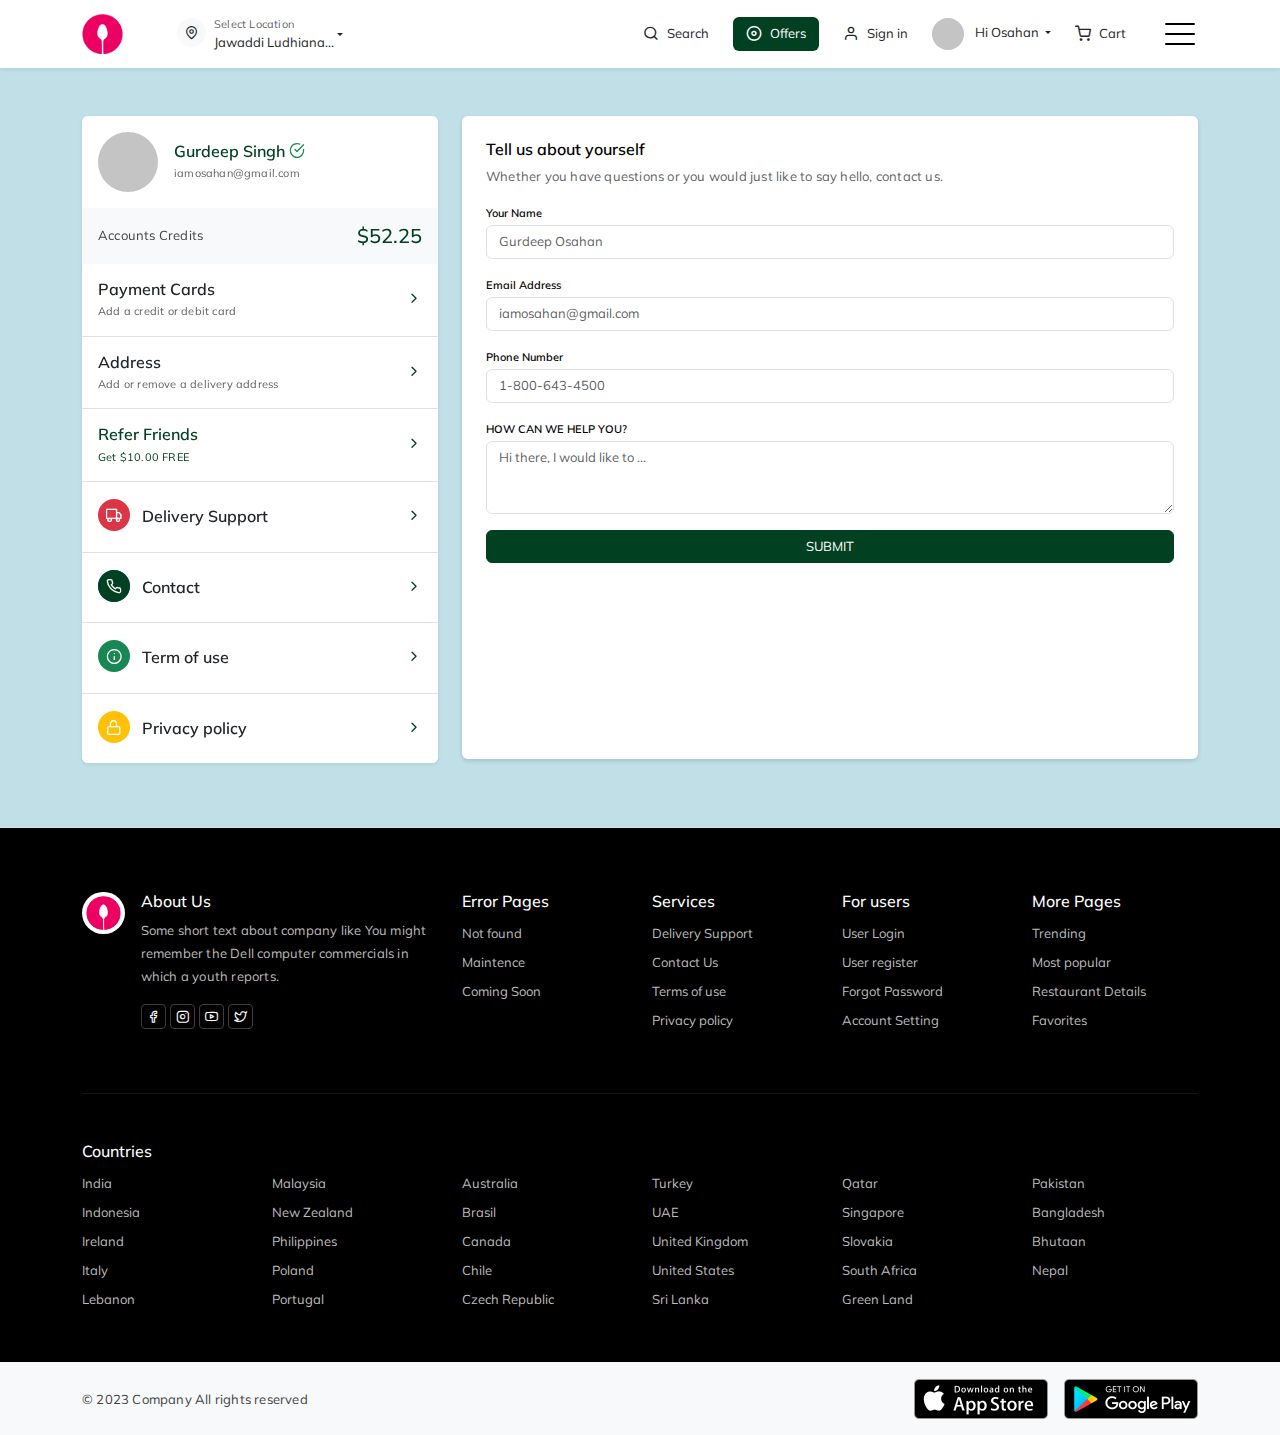
<file: contact-us.html>
<!DOCTYPE html>
<html lang="en">

<head>
    <meta charset="utf-8">
    <meta name="viewport" content="width=device-width, initial-scale=1, shrink-to-fit=no">
    <meta name="description" content="Askbootstrap">
    <meta name="author" content="Askbootstrap">
    <link rel="icon" type="image/png" href="img/fav.png">
    <title>Swiggiweb - Online Food Ordering Website Template</title>
    <!-- Slick Slider -->
    <link href="vendor/slick/slick/slick.css" rel="stylesheet" type="text/css">
    <link href="vendor/slick/slick/slick-theme.css" rel="stylesheet" type="text/css">
    <!-- Feather Icon-->
    <link href="vendor/icons/feather.css" rel="stylesheet" type="text/css">
    <!-- Bootstrap core CSS -->
    <link href="vendor/bootstrap/css/bootstrap.min.css" rel="stylesheet">
    <!-- Custom styles for this template -->
    <link href="css/style.css" rel="stylesheet">
    <!-- Sidebar CSS -->
    <link href="vendor/sidebar/demo.css" rel="stylesheet">
</head>

<body class="fixed-bottom-bar">
    <header class="section-header">
        <section class="header-main shadow-sm bg-white">
            <div class="container">
                <div class="row align-items-center">
                    <div class="col-1">
                        <a href="home.html" class="brand-wrap mb-0">
                            <img alt="#" class="img-fluid" src="img/logo_web.png">
                        </a>
                        <!-- brand-wrap.// -->
                    </div>
                    <div class="col-3 d-flex align-items-center m-none">
                        <div class="dropdown me-3">
                            <a class="text-dark dropdown-toggle d-flex align-items-center py-3" href="#" id="navbarDropdown" role="button" data-bs-toggle="dropdown" aria-haspopup="true" aria-expanded="false">
                                <div><i class="feather-map-pin me-2 bg-light rounded-pill p-2 icofont-size"></i></div>
                                <div>
                                    <p class="text-muted mb-0 small">Select Location</p>
                                    Jawaddi Ludhiana...
                                </div>
                            </a>
                            <div class="dropdown-menu p-0 drop-loc">
                                <div class="osahan-country">
                                    <div class="search_location bg-primary p-3 text-end">
                                        <div class="input-group bg-white rounded shadow-sm">
                                            <span class="input-group-text bg-transparent border-0 rounded-0"
                                               ><i class="feather-search"></i></span>
                                            <input type="text"
                                                class="form-control bg-transparent border-0 rounded-0 px-0 shadow-none"
                                                placeholder="Enter Your Location" aria-label="Enter Your Location"
                                                >
                                        </div>
                                    </div>
                                    <div class="p-3 border-bottom">
                                        <a href="home.html" class="text-decoration-none">
                                            <p class="fw-bold text-primary m-0"><i class="feather-navigation"></i> New York, USA</p>
                                        </a>
                                    </div>
                                    <div class="filter">
                                        <h6 class="p-3 bg-light m-0 border-bottom">Choose your country</h6>
                                        <div class="border-bottom p-3">
                                            <div class="form-check form-check-reverse m-0">
                                                <input type="radio" id="customRadio1" name="location"
                                                    class="form-check-input">
                                                <label class="form-check-label text-start w-100"
                                                    for="customRadio1">Afghanistan</label>
                                            </div>
                                        </div>
                                        <div class="border-bottom p-3">
                                        <div class="form-check form-check-reverse m-0">
                                            <input type="radio" id="customRadio2" name="location"
                                                class="form-check-input" checked="">
                                            <label class="form-check-label text-start w-100"
                                                for="customRadio2">India</label>
                                        </div>
                                    </div>
                                    <div class="border-bottom p-3">
                                        <div class="form-check form-check-reverse m-0">
                                            <input type="radio" id="customRadio3" name="location"
                                                class="form-check-input">
                                            <label class="form-check-label text-start w-100"
                                                for="customRadio3">USA</label>
                                        </div>
                                        </div>
                                        <div class="border-bottom p-3">
                                        <div class="form-check form-check-reverse m-0">
                                            <input type="radio" id="customRadio4" name="location"
                                                class="form-check-input">
                                            <label class="form-check-label text-start w-100"
                                                for="customRadio4">Australia</label>
                                        </div>
                                        </div>
                                        <div class="border-bottom p-3">
                                        <div class="form-check form-check-reverse m-0">
                                            <input type="radio" id="customRadio5" name="location"
                                                class="form-check-input">
                                            <label class="form-check-label text-start w-100"
                                                for="customRadio5">Japan</label>
                                        </div>
                                        </div>
                                        <div class="p-3">
                                        <div class="form-check form-check-reverse m-0">
                                            <input type="radio" id="customRadio6" name="location"
                                                class="form-check-input">
                                            <label class="form-check-label text-start w-100"
                                                for="customRadio6">China</label>
                                        </div>
                                        </div>
                                    </div>
                                </div>
                            </div>
                        </div>
                    </div>
                    <!-- col.// -->
                    <div class="col-8">
                        <div class="d-flex align-items-center justify-content-end pe-5">
                            <!-- search -->
                            <a href="search.html" class="widget-header me-4 text-dark">
                                <div class="icon d-flex align-items-center">
                                    <i class="feather-search h6 me-2 mb-0"></i> <span>Search</span>
                                </div>
                            </a>
                            <!-- offers -->
                            <a href="offers.html" class="widget-header me-4 text-white btn bg-primary m-none">
                                <div class="icon d-flex align-items-center">
                                    <i class="feather-disc h6 me-2 mb-0"></i> <span>Offers</span>
                                </div>
                            </a>
                            <!-- signin -->
                            <a href="login.html" class="widget-header me-4 text-dark m-none">
                                <div class="icon d-flex align-items-center">
                                    <i class="feather-user h6 me-2 mb-0"></i> <span>Sign in</span>
                                </div>
                            </a>
                            <!-- my account -->
                            <div class="dropdown me-4 m-none">
                                <a href="#" class="dropdown-toggle text-dark py-3 d-block" id="dropdownMenuButton" data-bs-toggle="dropdown" aria-haspopup="true" aria-expanded="false">
                                    <img alt="#" src="img/user/1.jpg" class="img-fluid rounded-circle header-user me-2 header-user"> Hi Osahan
                                </a>
                                <div class="dropdown-menu dropdown-menu-right">
                                    <a class="dropdown-item" href="profile.html">My account</a>
                                    <a class="dropdown-item" href="faq.html">Delivery support</a>
                                    <a class="dropdown-item" href="contact-us.html">Contant us</a>
                                    <a class="dropdown-item" href="terms.html">Term of use</a>
                                    <a class="dropdown-item" href="privacy.html">Privacy policy</a>
                                    <a class="dropdown-item" href="login.html">Logout</a>
                                </div>
                            </div>
                            <!-- signin -->
                            <a href="checkout.html" class="widget-header me-4 text-dark">
                                <div class="icon d-flex align-items-center">
                                    <i class="feather-shopping-cart h6 me-2 mb-0"></i> <span>Cart</span>
                                </div>
                            </a>
                            <a class="toggle" href="#">
                                <span></span>
                            </a>
                        </div>
                        <!-- widgets-wrap.// -->
                    </div>
                    <!-- col.// -->
                </div>
                <!-- row.// -->
            </div>
            <!-- container.// -->
        </section>
        <!-- header-main .// -->
    </header>
    <div class="osahan-profile">
        <div class="d-none">
            <div class="bg-primary border-bottom p-3 d-flex align-items-center">
                <a class="toggle togglew toggle-2" href="#"><span></span></a>
                <h4 class="fw-bold m-0 text-white">Profile</h4>
            </div>
        </div>
        <!-- profile -->
        <div class="container position-relative">
            <div class="py-5 osahan-profile row">
                <div class="col-md-4 mb-3">
                    <div class="bg-white rounded shadow-sm sticky_sidebar overflow-hidden">
                        <a href="profile.html" class="">
                            <div class="d-flex align-items-center p-3">
                                <div class="left me-3">
                                    <img alt="#" src="img/user1.jpg" class="rounded-circle">
                                </div>
                                <div class="right">
                                    <h6 class="mb-1 fw-bold">Gurdeep Singh <i class="feather-check-circle text-success"></i></h6>
                                    <p class="text-muted m-0 small">iamosahan@gmail.com</p>
                                </div>
                            </div>
                        </a>
                        <div class="osahan-credits d-flex align-items-center p-3 bg-light">
                            <p class="m-0">Accounts Credits</p>
                            <h5 class="m-0 ms-auto text-primary">$52.25</h5>
                        </div>
                        <!-- profile-details -->
                        <div class="bg-white profile-details">
                            <a data-bs-toggle="modal" data-bs-target="#paycard" class="d-flex w-100 align-items-center border-bottom p-3">
                                <div class="left me-3">
                                    <h6 class="fw-bold mb-1 text-dark">Payment Cards</h6>
                                    <p class="small text-muted m-0">Add a credit or debit card</p>
                                </div>
                                <div class="right ms-auto">
                                    <span class="fw-bold m-0"><i class="feather-chevron-right h6 m-0"></i></span>
                                </div>
                            </a>
                            <a data-bs-toggle="modal" data-bs-target="#exampleModal" class="d-flex w-100 align-items-center border-bottom p-3">
                                <div class="left me-3">
                                    <h6 class="fw-bold mb-1 text-dark">Address</h6>
                                    <p class="small text-muted m-0">Add or remove a delivery address</p>
                                </div>
                                <div class="right ms-auto">
                                    <span class="fw-bold m-0"><i class="feather-chevron-right h6 m-0"></i></span>
                                </div>
                            </a>
                            <a class="d-flex align-items-center border-bottom p-3" data-bs-toggle="modal" data-bs-target="#inviteModal">
                                <div class="left me-3">
                                    <h6 class="fw-bold mb-1">Refer Friends</h6>
                                    <p class="small text-primary m-0">Get $10.00 FREE</p>
                                </div>
                                <div class="right ms-auto">
                                    <span class="fw-bold m-0"><i class="feather-chevron-right h6 m-0"></i></span>
                                </div>
                            </a>
                            <a href="faq.html" class="d-flex w-100 align-items-center border-bottom px-3 py-4">
                                <div class="left me-3">
                                    <h6 class="fw-bold m-0 text-dark"><i class="feather-truck bg-danger text-white p-2 rounded-circle me-2"></i> Delivery Support</h6>
                                </div>
                                <div class="right ms-auto">
                                    <span class="fw-bold m-0"><i class="feather-chevron-right h6 m-0"></i></span>
                                </div>
                            </a>
                            <a href="contact-us.html" class="d-flex w-100 align-items-center border-bottom px-3 py-4">
                                <div class="left me-3">
                                    <h6 class="fw-bold m-0 text-dark"><i class="feather-phone bg-primary text-white p-2 rounded-circle me-2"></i> Contact</h6>
                                </div>
                                <div class="right ms-auto">
                                    <span class="fw-bold m-0"><i class="feather-chevron-right h6 m-0"></i></span>
                                </div>
                            </a>
                            <a href="terms.html" class="d-flex w-100 align-items-center border-bottom px-3 py-4">
                                <div class="left me-3">
                                    <h6 class="fw-bold m-0 text-dark"><i class="feather-info bg-success text-white p-2 rounded-circle me-2"></i> Term of use</h6>
                                </div>
                                <div class="right ms-auto">
                                    <span class="fw-bold m-0"><i class="feather-chevron-right h6 m-0"></i></span>
                                </div>
                            </a>
                            <a href="privacy.html" class="d-flex w-100 align-items-center px-3 py-4">
                                <div class="left me-3">
                                    <h6 class="fw-bold m-0 text-dark"><i class="feather-lock bg-warning text-white p-2 rounded-circle me-2"></i> Privacy policy</h6>
                                </div>
                                <div class="right ms-auto">
                                    <span class="fw-bold m-0"><i class="feather-chevron-right h6 m-0"></i></span>
                                </div>
                            </a>
                        </div>
                    </div>
                </div>
                <div class="col-md-8 mb-3">
                    <div class="rounded shadow-sm">
                        <div class="osahan-cart-item-profile bg-white rounded shadow-sm p-4">
                            <div class="flex-column">
                                <h6 class="fw-bold">Tell us about yourself</h6>
                                <p class="text-muted">Whether you have questions or you would just like to say hello, contact us.</p>
                                <form>
                                    <div class="form-group mb-3">
                                        <label for="exampleFormControlInput1" class="small fw-bold pb-1">Your Name</label>
                                        <input type="text" class="form-control" id="exampleFormControlInput1" placeholder="Gurdeep Osahan">
                                    </div>
                                    <div class="form-group mb-3">
                                        <label for="exampleFormControlInput2" class="small fw-bold pb-1">Email Address</label>
                                        <input type="email" class="form-control" id="exampleFormControlInput2" placeholder="iamosahan@gmail.com">
                                    </div>
                                    <div class="form-group mb-3">
                                        <label for="exampleFormControlInput3" class="small fw-bold pb-1">Phone Number</label>
                                        <input type="number" class="form-control" id="exampleFormControlInput3" placeholder="1-800-643-4500">
                                    </div>
                                    <div class="form-group mb-3">
                                        <label for="exampleFormControlTextarea1" class="small fw-bold pb-1">HOW CAN WE HELP YOU?</label>
                                        <textarea class="form-control" id="exampleFormControlTextarea1" placeholder="Hi there, I would like to ..." rows="3"></textarea>
                                    </div>
                                    <a class="btn btn-primary w-100" href="#">SUBMIT</a>
                                </form>
                                <!-- Map -->
                                <div class="mapouter pt-3">
                                    <div class="gmap_canvas"><iframe class="w-100 h-100 border-0" id="gmap_canvas" src="https://maps.google.com/maps?q=dugri%20ludhiana&t=&z=13&ie=UTF8&iwloc=&output=embed"></iframe></div>
                                </div>
                            </div>
                        </div>
                    </div>
                </div>
            </div>
        </div>
        <!-- Footer -->
        <div class="osahan-menu-fotter fixed-bottom bg-white px-3 py-2 text-center d-none">
            <div class="row">
                <div class="col">
                    <a href="home.html" class="text-dark small fw-bold text-decoration-none">
                        <p class="h4 m-0"><i class="feather-home text-dark"></i></p>
                        Home
                    </a>
                </div>
                <div class="col">
                    <a href="most_popular.html" class="text-dark small fw-bold text-decoration-none">
                        <p class="h4 m-0"><i class="feather-map-pin"></i></p>
                        Trending
                    </a>
                </div>
                <div class="col bg-white rounded-circle mt-n4 px-3 py-2">
                    <div class="bg-danger rounded-circle mt-n0 shadow">
                        <a href="checkout.html" class="text-white small fw-bold text-decoration-none">
                            <i class="feather-shopping-cart"></i>
                        </a>
                    </div>
                </div>
                <div class="col">
                    <a href="favorites.html" class="text-dark small fw-bold text-decoration-none">
                        <p class="h4 m-0"><i class="feather-heart"></i></p>
                        Favorites
                    </a>
                </div>
                <div class="col selected">
                    <a href="profile.html" class="text-danger small fw-bold text-decoration-none">
                        <p class="h4 m-0"><i class="feather-user"></i></p>
                        Profile
                    </a>
                </div>
            </div>
        </div>
    </div>
    <!-- footer -->
    <footer class="section-footer border-top bg-dark">
        <div class="container">
            <div class="footer-top padding-y py-5">
                <div class="row pt-3">
                    <aside class="col-md-4 footer-about">
                        <article class="d-flex pb-3">
                            <div><img alt="#" src="img/logo_web.png" class="logo-footer me-3"></div>
                            <div>
                                <h6 class="title text-white">About Us</h6>
                                <p class="text-muted">Some short text about company like You might remember the Dell computer commercials in which a youth reports.</p>
                                <div class="d-flex align-items-center">
                                    <a class="btn btn-icon btn-outline-light me-1 btn-sm" title="Facebook" target="_blank" href="#"><i class="feather-facebook"></i></a>
                                    <a class="btn btn-icon btn-outline-light me-1 btn-sm" title="Instagram" target="_blank" href="#"><i class="feather-instagram"></i></a>
                                    <a class="btn btn-icon btn-outline-light me-1 btn-sm" title="Youtube" target="_blank" href="#"><i class="feather-youtube"></i></a>
                                    <a class="btn btn-icon btn-outline-light me-1 btn-sm" title="Twitter" target="_blank" href="#"><i class="feather-twitter"></i></a>
                                </div>
                            </div>
                        </article>
                    </aside>
                    <aside class="col-sm-3 col-md-2 text-white">
                        <h6 class="title">Error Pages</h6>
                        <ul class="list-unstyled hov_footer">
                            <li> <a href="not-found.html" class="text-muted">Not found</a></li>
                            <li> <a href="maintence.html" class="text-muted">Maintence</a></li>
                            <li> <a href="coming-soon.html" class="text-muted">Coming Soon</a></li>
                        </ul>
                    </aside>
                    <aside class="col-sm-3 col-md-2 text-white">
                        <h6 class="title">Services</h6>
                        <ul class="list-unstyled hov_footer">
                            <li> <a href="faq.html" class="text-muted">Delivery Support</a></li>
                            <li> <a href="contact-us.html" class="text-muted">Contact Us</a></li>
                            <li> <a href="terms.html" class="text-muted">Terms of use</a></li>
                            <li> <a href="privacy.html" class="text-muted">Privacy policy</a></li>
                        </ul>
                    </aside>
                    <aside class="col-sm-3  col-md-2 text-white">
                        <h6 class="title">For users</h6>
                        <ul class="list-unstyled hov_footer">
                            <li> <a href="login.html" class="text-muted"> User Login </a></li>
                            <li> <a href="signup.html" class="text-muted"> User register </a></li>
                            <li> <a href="forgot_password.html" class="text-muted"> Forgot Password </a></li>
                            <li> <a href="profile.html" class="text-muted"> Account Setting </a></li>
                        </ul>
                    </aside>
                    <aside class="col-sm-3  col-md-2 text-white">
                        <h6 class="title">More Pages</h6>
                        <ul class="list-unstyled hov_footer">
                            <li> <a href="trending.html" class="text-muted"> Trending </a></li>
                            <li> <a href="most_popular.html" class="text-muted"> Most popular </a></li>
                            <li> <a href="restaurant.html" class="text-muted"> Restaurant Details </a></li>
                            <li> <a href="favorites.html" class="text-muted"> Favorites </a></li>
                        </ul>
                    </aside>
                </div>
                <!-- row.// -->
            </div>
            <!-- footer-top.// -->
            <section class="footer-center border-top padding-y py-5">
                <h6 class="title text-white">Countries</h6>
                <div class="row">
                    <aside class="col-sm-2 col-md-2 text-white">
                        <ul class="list-unstyled hov_footer">
                            <li> <a href="#" class="text-muted">India</a></li>
                            <li> <a href="#" class="text-muted">Indonesia</a></li>
                            <li> <a href="#" class="text-muted">Ireland</a></li>
                            <li> <a href="#" class="text-muted">Italy</a></li>
                            <li> <a href="#" class="text-muted">Lebanon</a></li>
                        </ul>
                    </aside>
                    <aside class="col-sm-2 col-md-2 text-white">
                        <ul class="list-unstyled hov_footer">
                            <li> <a href="#" class="text-muted">Malaysia</a></li>
                            <li> <a href="#" class="text-muted">New Zealand</a></li>
                            <li> <a href="#" class="text-muted">Philippines</a></li>
                            <li> <a href="#" class="text-muted">Poland</a></li>
                            <li> <a href="#" class="text-muted">Portugal</a></li>
                        </ul>
                    </aside>
                    <aside class="col-sm-2 col-md-2 text-white">
                        <ul class="list-unstyled hov_footer">
                            <li> <a href="#" class="text-muted">Australia</a></li>
                            <li> <a href="#" class="text-muted">Brasil</a></li>
                            <li> <a href="#" class="text-muted">Canada</a></li>
                            <li> <a href="#" class="text-muted">Chile</a></li>
                            <li> <a href="#" class="text-muted">Czech Republic</a></li>
                        </ul>
                    </aside>
                    <aside class="col-sm-2 col-md-2 text-white">
                        <ul class="list-unstyled hov_footer">
                            <li> <a href="#" class="text-muted">Turkey</a></li>
                            <li> <a href="#" class="text-muted">UAE</a></li>
                            <li> <a href="#" class="text-muted">United Kingdom</a></li>
                            <li> <a href="#" class="text-muted">United States</a></li>
                            <li> <a href="#" class="text-muted">Sri Lanka</a></li>
                        </ul>
                    </aside>
                    <aside class="col-sm-2 col-md-2 text-white">
                        <ul class="list-unstyled hov_footer">
                            <li> <a href="#" class="text-muted">Qatar</a></li>
                            <li> <a href="#" class="text-muted">Singapore</a></li>
                            <li> <a href="#" class="text-muted">Slovakia</a></li>
                            <li> <a href="#" class="text-muted">South Africa</a></li>
                            <li> <a href="#" class="text-muted">Green Land</a></li>
                        </ul>
                    </aside>
                    <aside class="col-sm-2 col-md-2 text-white">
                        <ul class="list-unstyled hov_footer">
                            <li> <a href="#" class="text-muted">Pakistan</a></li>
                            <li> <a href="#" class="text-muted">Bangladesh</a></li>
                            <li> <a href="#" class="text-muted">Bhutaan</a></li>
                            <li> <a href="#" class="text-muted">Nepal</a></li>
                        </ul>
                    </aside>
                </div>
                <!-- row.// -->
            </section>
        </div>
        <!-- //container -->
        <div class="footer-copyright border-top py-3 bg-light">
            <div class="container d-flex align-items-center">
                <p class="mb-0"> © 2023 Company All rights reserved </p>
                <p class="text-muted mb-0 ms-auto d-flex align-items-center">
                    <a href="#" class="d-block"><img alt="#" src="img/appstore.png" height="40"></a>
                    <a href="#" class="d-block ms-3"><img alt="#" src="img/playmarket.png" height="40"></a>
                </p>
            </div>
        </div>
    </footer>
    <nav id="main-nav">
        <ul class="second-nav">
            <li><a href="home.html"><i class="feather-home me-2"></i> Homepage</a></li>
            <li><a href="my_order.html"><i class="feather-list me-2"></i> My Orders</a></li>
            <li>
                <a href="#"><i class="feather-edit-2 me-2"></i> Authentication</a>
                <ul>
                    <li><a href="login.html">Login</a></li>
                    <li><a href="signup.html">Register</a></li>
                    <li><a href="forgot_password.html">Forgot Password</a></li>
                    <li><a href="verification.html">Verification</a></li>
                    <li><a href="location.html">Location</a></li>
                </ul>
            </li>
            <li><a href="favorites.html"><i class="feather-heart me-2"></i> Favorites</a></li>
            <li><a href="trending.html"><i class="feather-trending-up me-2"></i> Trending</a></li>
            <li><a href="most_popular.html"><i class="feather-award me-2"></i> Most Popular</a></li>
            <li><a href="restaurant.html"><i class="feather-paperclip me-2"></i> Restaurant Detail</a></li>
            <li><a href="checkout.html"><i class="feather-list me-2"></i> Checkout</a></li>
            <li><a href="successful.html"><i class="feather-check-circle me-2"></i> Successful</a></li>
            <li><a href="map.html"><i class="feather-map-pin me-2"></i> Live Map</a></li>
            <li>
                <a href="#"><i class="feather-user me-2"></i> Profile</a>
                <ul>
                    <li><a href="profile.html">Profile</a></li>
                    <li><a href="favorites.html">Delivery support</a></li>
                    <li><a href="contact-us.html">Contact Us</a></li>
                    <li><a href="terms.html">Terms of use</a></li>
                    <li><a href="privacy.html">Privacy & Policy</a></li>
                </ul>
            </li>
            <li>
                <a href="#"><i class="feather-alert-triangle me-2"></i> Error</a>
                <ul>
                    <li><a href="not-found.html">Not Found</a>
                        <li><a href="maintence.html"> Maintence</a>
                            <li><a href="coming-soon.html">Coming Soon</a>
                </ul>
                </li>
                <li>
                    <a href="#"><i class="feather-link me-2"></i> Navigation Link Example</a>
                    <ul>
                        <li>
                            <a href="#">Link Example 1</a>
                            <ul>
                                <li>
                                    <a href="#">Link Example 1.1</a>
                                    <ul>
                                        <li><a href="#">Link</a></li>
                                        <li><a href="#">Link</a></li>
                                        <li><a href="#">Link</a></li>
                                        <li><a href="#">Link</a></li>
                                        <li><a href="#">Link</a></li>
                                    </ul>
                                </li>
                                <li>
                                    <a href="#">Link Example 1.2</a>
                                    <ul>
                                        <li><a href="#">Link</a></li>
                                        <li><a href="#">Link</a></li>
                                        <li><a href="#">Link</a></li>
                                        <li><a href="#">Link</a></li>
                                    </ul>
                                </li>
                            </ul>
                        </li>
                        <li><a href="#">Link Example 2</a></li>
                        <li><a href="#">Link Example 3</a></li>
                        <li><a href="#">Link Example 4</a></li>
                        <li data-nav-custom-content>
                            <div class="custom-message">
                                You can add any custom content to your navigation items. This text is just an example.
                            </div>
                        </li>
                    </ul>
                </li>
        </ul>
        <ul class="bottom-nav">
            <li class="email">
                <a class="text-danger" href="home.html">
                    <p class="h5 m-0"><i class="feather-home text-danger"></i></p>
                    Home
                </a>
            </li>
            <li class="github">
                <a href="faq.html">
                    <p class="h5 m-0"><i class="feather-message-circle"></i></p>
                    FAQ
                </a>
            </li>
            <li class="ko-fi">
                <a href="contact-us.html">
                    <p class="h5 m-0"><i class="feather-phone"></i></p>
                    Help
                </a>
            </li>
        </ul>
    </nav>
    <div class="modal fade" id="paycard" tabindex="-1" role="dialog" aria-hidden="true">
        <div class="modal-dialog modal-dialog-centered">
            <div class="modal-content">
                <div class="modal-header">
                    <h5 class="modal-title">Add Credit/Debit Card</h5>
                    <button type="button" class="btn-close shadow-none" data-bs-dismiss="modal" aria-label="Close"></button>
                </div>
                <div class="modal-body">
                    <h6 class="m-0">Add new card</h6>
                    <p class="small">WE ACCEPT <span class="osahan-card ms-2 fw-bold">( Master Card / Visa Card / Rupay )</span></p>
                    <form>
                        <div class="form-row">
                            <div class="col-md-12 form-group mb-3">
                                <label class="form-label fw-bold small">Card number</label>
                                <div class="input-group">
                                    <input placeholder="Card number" type="number" class="form-control">
                                    <button class="btn btn-outline-secondary" type="button"><i class="feather-credit-card"></i></button>
                                </div>
                            </div>
                            <div class="row mb-3">
                                <div class="col-md-8 form-group"><label class="form-label fw-bold small">Valid
                                        through(MM/YY)</label><input placeholder="Enter Valid through(MM/YY)" type="number" class="form-control"></div>
                                <div class="col-md-4 form-group"><label class="form-label fw-bold small">CVV</label><input placeholder="Enter CVV Number" type="number" class="form-control"></div>
                            </div>
                            <div class="col-md-12 form-group mb-3"><label class="form-label fw-bold small">Name on card</label><input placeholder="Enter Card number" type="text" class="form-control"></div>
                            <div class="col-md-12 form-group mb-0">
                                <div class="form-check custom-checkbox">
                                    <input class="form-check-input" type="checkbox" value="" id="custom-Check1">
                                    <label class="form-check-label small" for="custom-Check1">
                                        Securely save this card
                                        for a faster checkout next time.
                                    </label>
                                  </div>
                            </div>
                        </div>
                    </form>
                </div>
                <div class="modal-footer p-0 border-0">
                    <div class="col-6 m-0 p-0">
                        <button type="button" class="btn border-top btn-lg w-100" data-bs-dismiss="modal">Close</button>
                    </div>
                    <div class="col-6 m-0 p-0">
                        <button type="button" class="btn btn-primary btn-lg w-100">Save changes</button>
                    </div>
                </div>
            </div>
        </div>
    </div>
    <div class="modal fade" id="exampleModal" tabindex="-1" role="dialog" aria-hidden="true">
        <div class="modal-dialog modal-dialog-centered">
            <div class="modal-content">
                <div class="modal-header">
                    <h5 class="modal-title">Add Delivery Address</h5>
                    <button type="button" class="btn-close shadow-none" data-bs-dismiss="modal" aria-label="Close"></button>
                </div>
                <div class="modal-body">
                    <form class="">
                        <div class="form-row">
                            <div class="col-md-12 form-group">
                                <label class="form-label">Delivery Area</label>
                                <div class="input-group mb-3">
                                    <input placeholder="Delivery Area" type="text" class="form-control">
                                    <button class="btn btn-outline-secondary" type="button"><i class="feather-map-pin"></i></button>
                                  </div>
                            </div>
                            <div class="col-md-12 form-group mb-3"><label class="form-label">Complete Address</label><input
                                    placeholder="Complete Address e.g. house number, street name, landmark" type="text"
                                    class="form-control"></div>
                            <div class="col-md-12 form-group mb-3"><label class="form-label">Delivery
                                    Instructions</label><input
                                    placeholder="Delivery Instructions e.g. Opposite Gold Souk Mall" type="text"
                                    class="form-control"></div>
                            <div class="mb-0 col-md-12 form-group">
                                <label class="form-label">Nickname</label>
                                <div class="btn-group w-100" role="group" aria-label="Basic radio toggle button group">
                                    <input type="radio" class="btn-check" name="btnradio" id="btnradio4" checked>
                                    <label class="btn btn-outline-secondary" for="btnradio4">Home</label>
                                  
                                    <input type="radio" class="btn-check" name="btnradio" id="btnradio5">
                                    <label class="btn btn-outline-secondary" for="btnradio5">Work</label>
                                  
                                    <input type="radio" class="btn-check" name="btnradio" id="btnradio6">
                                    <label class="btn btn-outline-secondary" for="btnradio6">Other</label>
                                  </div>
                            </div>
                        </div>
                    </form>
                </div>
                <div class="modal-footer p-0 border-0">
                    <div class="col-6 m-0 p-0">
                        <button type="button" class="btn border-top btn-lg w-100" data-bs-dismiss="modal">Close</button>
                    </div>
                    <div class="col-6 m-0 p-0">
                        <button type="button" class="btn btn-primary btn-lg w-100">Save changes</button>
                    </div>
                </div>
            </div>
        </div>
    </div>
    <!-- Invite Modal-->
    <div class="modal fade" id="inviteModal" tabindex="-1" aria-hidden="true">
        <div class="modal-dialog modal-dialog-centered">
            <div class="modal-content">
                <div class="modal-header border-0">
                    <h5 class="modal-title fw-bold text-dark">Invite</h5>
                    <button type="button" class="btn-close shadow-none" data-bs-dismiss="modal" aria-label="Close"></button>
                </div>
                <div class="modal-body py-0">
                    <button class="btn btn-light text-primary btn-sm"><i class="feather-plus"></i></button>
                    <span class="ms-2 smal text-primary">Send an invite to a friend</span>
                    <p class="mt-3 small">Invited friends (2)</p>
                    <div class="d-flex align-items-center mb-3">
                        <div class="me-3"><img alt="#" src="img/user1.jpg" class="img-fluid rounded-circle"></div>
                        <div>
                            <p class="small fw-bold text-dark mb-0">Kate Simpson</p>
                            <P class="mb-0 small">katesimpson@outbook.com</P>
                        </div>
                    </div>
                    <div class="d-flex align-items-center mb-3">
                        <div class="me-3"><img alt="#" src="img/user2.png" class="img-fluid rounded-circle"></div>
                        <div>
                            <p class="small fw-bold text-dark mb-0">Andrew Smith</p>
                            <P class="mb-0 small">andrewsmith@ui8.com</P>
                        </div>
                    </div>
                </div>
                <div class="modal-footer border-0">
                </div>
            </div>
        </div>
    </div>
    <!-- Bootstrap core JavaScript -->
    <script type="text/javascript" src="vendor/jquery/jquery.min.js"></script>
    <script type="text/javascript" src="vendor/bootstrap/js/bootstrap.bundle.min.js"></script>
    <!-- slick Slider JS-->
    <script type="text/javascript" src="vendor/slick/slick/slick.min.js"></script>
    <!-- Sidebar JS-->
    <script type="text/javascript" src="vendor/sidebar/hc-offcanvas-nav.js"></script>
    <!-- Custom scripts for all pages-->
    <script type="text/javascript" src="js/osahan.js"></script>
</body>

</html>
</file>
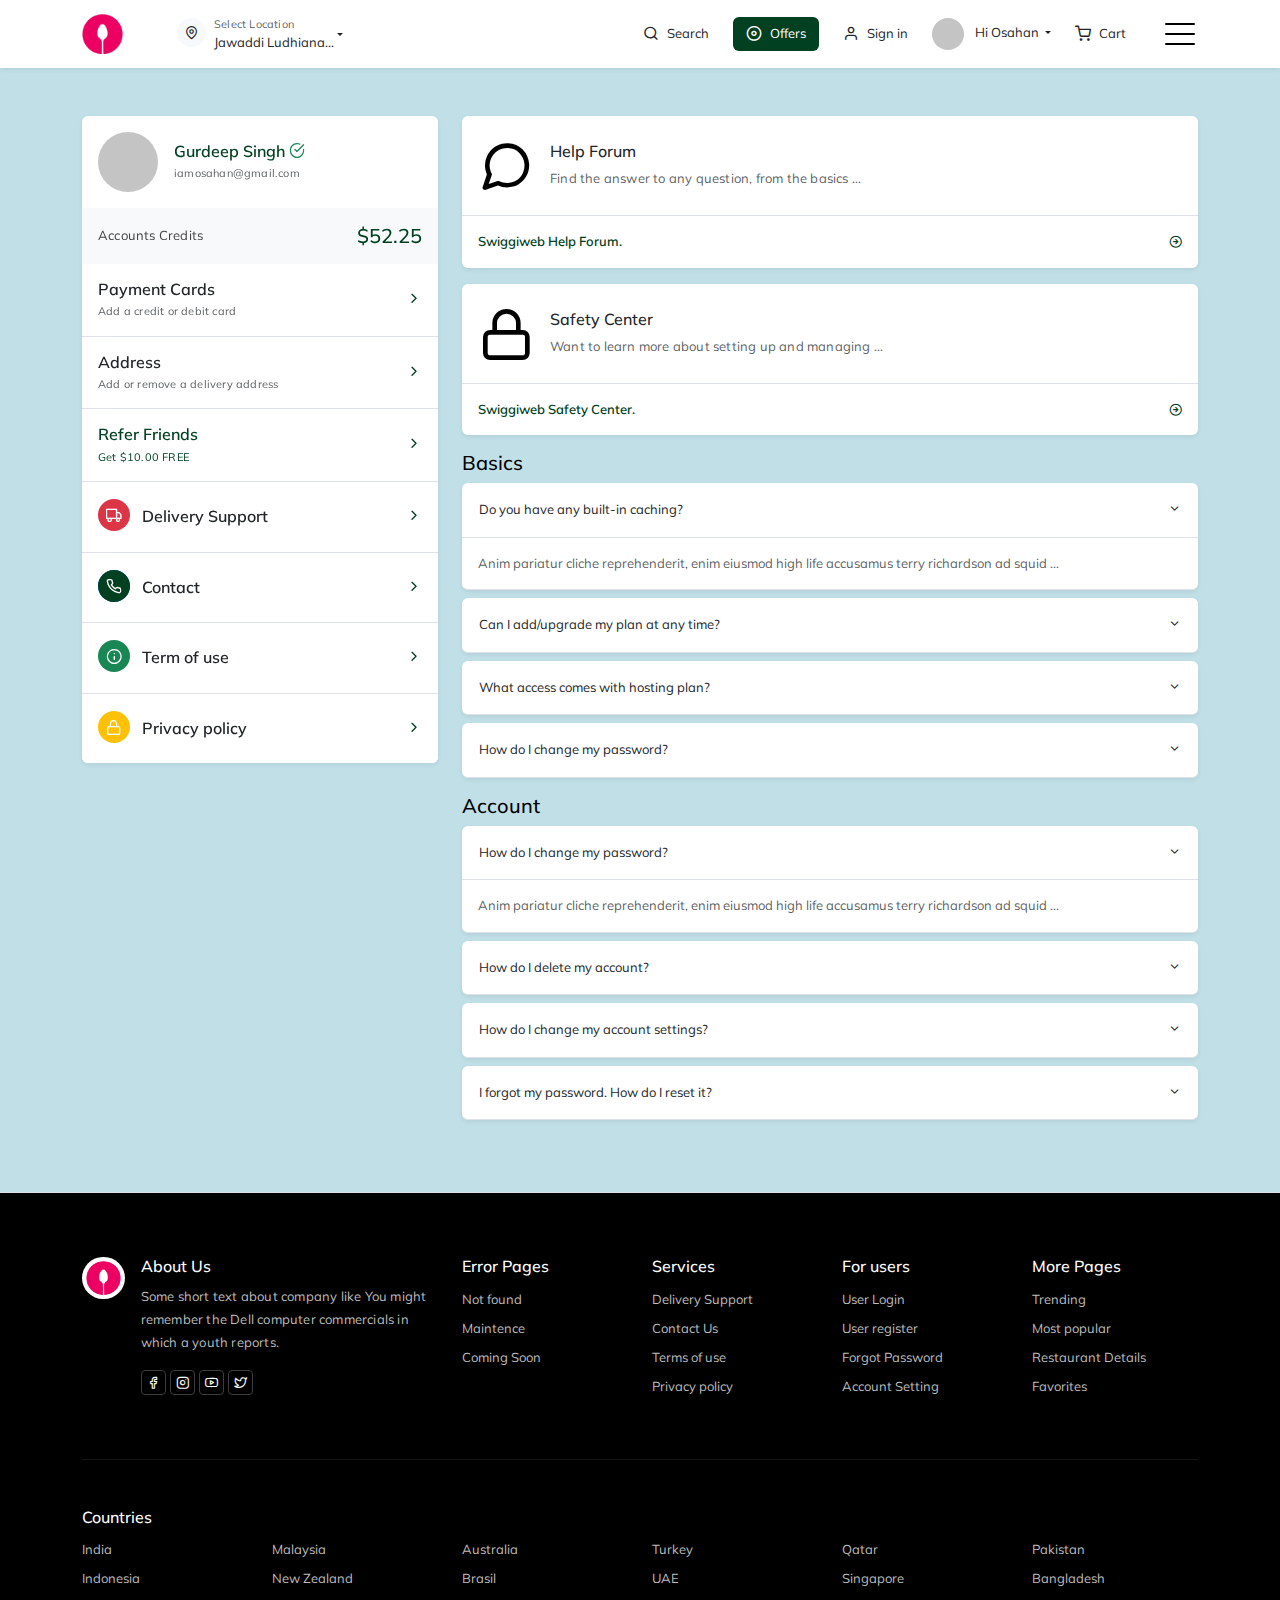
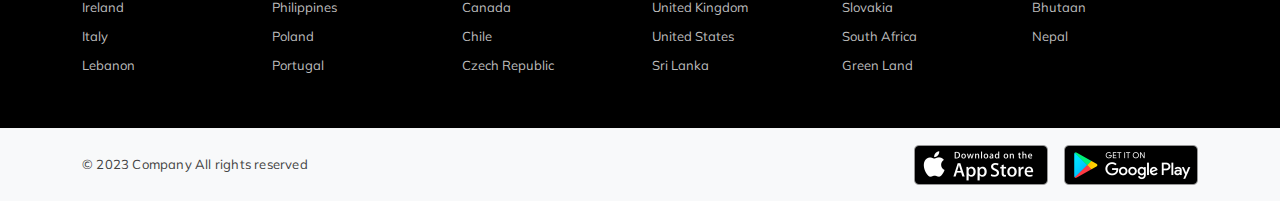
<file: faq.html>
<!DOCTYPE html>
<html lang="en">

<head>
    <meta charset="utf-8">
    <meta name="viewport" content="width=device-width, initial-scale=1, shrink-to-fit=no">
    <meta name="description" content="Askbootstrap">
    <meta name="author" content="Askbootstrap">
    <link rel="icon" type="image/png" href="img/fav.png">
    <title>Swiggiweb - Online Food Ordering Website Template</title>
    <!-- Slick Slider -->
    <link href="vendor/slick/slick/slick.css" rel="stylesheet" type="text/css">
    <link href="vendor/slick/slick/slick-theme.css" rel="stylesheet" type="text/css">
    <!-- Feather Icon-->
    <link href="vendor/icons/feather.css" rel="stylesheet" type="text/css">
    <!-- Bootstrap core CSS -->
    <link href="vendor/bootstrap/css/bootstrap.min.css" rel="stylesheet">
    <!-- Custom styles for this template -->
    <link href="css/style.css" rel="stylesheet">
    <!-- Sidebar CSS -->
    <link href="vendor/sidebar/demo.css" rel="stylesheet">
</head>

<body class="fixed-bottom-bar">
    <header class="section-header">
        <section class="header-main shadow-sm bg-white">
            <div class="container">
                <div class="row align-items-center">
                    <div class="col-1">
                        <a href="home.html" class="brand-wrap mb-0">
                            <img alt="#" class="img-fluid" src="img/logo_web.png">
                        </a>
                        <!-- brand-wrap.// -->
                    </div>
                    <div class="col-3 d-flex align-items-center m-none">
                        <div class="dropdown me-3">
                            <a class="text-dark dropdown-toggle d-flex align-items-center py-3" href="#" id="navbarDropdown" role="button" data-bs-toggle="dropdown" aria-haspopup="true" aria-expanded="false">
                                <div><i class="feather-map-pin me-2 bg-light rounded-pill p-2 icofont-size"></i></div>
                                <div>
                                    <p class="text-muted mb-0 small">Select Location</p>
                                    Jawaddi Ludhiana...
                                </div>
                            </a>
                            <div class="dropdown-menu p-0 drop-loc">
                                <div class="osahan-country">
                                    <div class="search_location bg-primary p-3 text-end">
                                        <div class="input-group bg-white rounded shadow-sm">
                                            <span class="input-group-text bg-transparent border-0 rounded-0"
                                               ><i class="feather-search"></i></span>
                                            <input type="text"
                                                class="form-control bg-transparent border-0 rounded-0 px-0 shadow-none"
                                                placeholder="Enter Your Location" aria-label="Enter Your Location"
                                                >
                                        </div>
                                    </div>
                                    <div class="p-3 border-bottom">
                                        <a href="home.html" class="text-decoration-none">
                                            <p class="fw-bold text-primary m-0"><i class="feather-navigation"></i> New York, USA</p>
                                        </a>
                                    </div>
                                    <div class="filter">
                                        <h6 class="p-3 bg-light m-0 border-bottom">Choose your country</h6>
                                        <div class="border-bottom p-3">
                                            <div class="form-check form-check-reverse m-0">
                                                <input type="radio" id="customRadio1" name="location"
                                                    class="form-check-input">
                                                <label class="form-check-label text-start w-100"
                                                    for="customRadio1">Afghanistan</label>
                                            </div>
                                        </div>
                                        <div class="border-bottom p-3">
                                        <div class="form-check form-check-reverse m-0">
                                            <input type="radio" id="customRadio2" name="location"
                                                class="form-check-input" checked="">
                                            <label class="form-check-label text-start w-100"
                                                for="customRadio2">India</label>
                                        </div>
                                    </div>
                                    <div class="border-bottom p-3">
                                        <div class="form-check form-check-reverse m-0">
                                            <input type="radio" id="customRadio3" name="location"
                                                class="form-check-input">
                                            <label class="form-check-label text-start w-100"
                                                for="customRadio3">USA</label>
                                        </div>
                                        </div>
                                        <div class="border-bottom p-3">
                                        <div class="form-check form-check-reverse m-0">
                                            <input type="radio" id="customRadio4" name="location"
                                                class="form-check-input">
                                            <label class="form-check-label text-start w-100"
                                                for="customRadio4">Australia</label>
                                        </div>
                                        </div>
                                        <div class="border-bottom p-3">
                                        <div class="form-check form-check-reverse m-0">
                                            <input type="radio" id="customRadio5" name="location"
                                                class="form-check-input">
                                            <label class="form-check-label text-start w-100"
                                                for="customRadio5">Japan</label>
                                        </div>
                                        </div>
                                        <div class="p-3">
                                        <div class="form-check form-check-reverse m-0">
                                            <input type="radio" id="customRadio6" name="location"
                                                class="form-check-input">
                                            <label class="form-check-label text-start w-100"
                                                for="customRadio6">China</label>
                                        </div>
                                        </div>
                                    </div>
                                </div>
                            </div>
                        </div>
                    </div>
                    <!-- col.// -->
                    <div class="col-8">
                        <div class="d-flex align-items-center justify-content-end pe-5">
                            <!-- search -->
                            <a href="search.html" class="widget-header me-4 text-dark">
                                <div class="icon d-flex align-items-center">
                                    <i class="feather-search h6 me-2 mb-0"></i> <span>Search</span>
                                </div>
                            </a>
                            <!-- offers -->
                            <a href="offers.html" class="widget-header me-4 text-white btn bg-primary m-none">
                                <div class="icon d-flex align-items-center">
                                    <i class="feather-disc h6 me-2 mb-0"></i> <span>Offers</span>
                                </div>
                            </a>
                            <!-- signin -->
                            <a href="login.html" class="widget-header me-4 text-dark m-none">
                                <div class="icon d-flex align-items-center">
                                    <i class="feather-user h6 me-2 mb-0"></i> <span>Sign in</span>
                                </div>
                            </a>
                            <!-- my account -->
                            <div class="dropdown me-4 m-none">
                                <a href="#" class="dropdown-toggle text-dark py-3 d-block" id="dropdownMenuButton" data-bs-toggle="dropdown" aria-haspopup="true" aria-expanded="false">
                                    <img alt="#" src="img/user/1.jpg" class="img-fluid rounded-circle header-user me-2 header-user"> Hi Osahan
                                </a>
                                <div class="dropdown-menu dropdown-menu-right">
                                    <a class="dropdown-item" href="profile.html">My account</a>
                                    <a class="dropdown-item" href="faq.html">Delivery support</a>
                                    <a class="dropdown-item" href="contact-us.html">Contant us</a>
                                    <a class="dropdown-item" href="terms.html">Term of use</a>
                                    <a class="dropdown-item" href="privacy.html">Privacy policy</a>
                                    <a class="dropdown-item" href="login.html">Logout</a>
                                </div>
                            </div>
                            <!-- signin -->
                            <a href="checkout.html" class="widget-header me-4 text-dark">
                                <div class="icon d-flex align-items-center">
                                    <i class="feather-shopping-cart h6 me-2 mb-0"></i> <span>Cart</span>
                                </div>
                            </a>
                            <a class="toggle" href="#">
                                <span></span>
                            </a>
                        </div>
                        <!-- widgets-wrap.// -->
                    </div>
                    <!-- col.// -->
                </div>
                <!-- row.// -->
            </div>
            <!-- container.// -->
        </section>
        <!-- header-main .// -->
    </header>
    <div class="osahan-profile">
        <div class="d-none">
            <div class="bg-primary border-bottom p-3 d-flex align-items-center">
                <a class="toggle togglew toggle-2" href="#"><span></span></a>
                <h4 class="fw-bold m-0 text-white">Profile</h4>
            </div>
        </div>
        <!-- profile -->
        <div class="container position-relative">
            <div class="py-5 osahan-profile row">
                <div class="col-md-4 mb-3">
                    <div class="bg-white rounded shadow-sm sticky_sidebar overflow-hidden">
                        <a href="profile.html" class="">
                            <div class="d-flex align-items-center p-3">
                                <div class="left me-3">
                                    <img alt="#" src="img/user1.jpg" class="rounded-circle">
                                </div>
                                <div class="right">
                                    <h6 class="mb-1 fw-bold">Gurdeep Singh <i class="feather-check-circle text-success"></i></h6>
                                    <p class="text-muted m-0 small">iamosahan@gmail.com</p>
                                </div>
                            </div>
                        </a>
                        <div class="osahan-credits d-flex align-items-center p-3 bg-light">
                            <p class="m-0">Accounts Credits</p>
                            <h5 class="m-0 ms-auto text-primary">$52.25</h5>
                        </div>
                        <!-- profile-details -->
                        <div class="bg-white profile-details">
                            <a data-bs-toggle="modal" data-bs-target="#paycard" class="d-flex w-100 align-items-center border-bottom p-3">
                                <div class="left me-3">
                                    <h6 class="fw-bold mb-1 text-dark">Payment Cards</h6>
                                    <p class="small text-muted m-0">Add a credit or debit card</p>
                                </div>
                                <div class="right ms-auto">
                                    <span class="fw-bold m-0"><i class="feather-chevron-right h6 m-0"></i></span>
                                </div>
                            </a>
                            <a data-bs-toggle="modal" data-bs-target="#exampleModal" class="d-flex w-100 align-items-center border-bottom p-3">
                                <div class="left me-3">
                                    <h6 class="fw-bold mb-1 text-dark">Address</h6>
                                    <p class="small text-muted m-0">Add or remove a delivery address</p>
                                </div>
                                <div class="right ms-auto">
                                    <span class="fw-bold m-0"><i class="feather-chevron-right h6 m-0"></i></span>
                                </div>
                            </a>
                            <a class="d-flex align-items-center border-bottom p-3" data-bs-toggle="modal" data-bs-target="#inviteModal">
                                <div class="left me-3">
                                    <h6 class="fw-bold mb-1">Refer Friends</h6>
                                    <p class="small text-primary m-0">Get $10.00 FREE</p>
                                </div>
                                <div class="right ms-auto">
                                    <span class="fw-bold m-0"><i class="feather-chevron-right h6 m-0"></i></span>
                                </div>
                            </a>
                            <a href="faq.html" class="d-flex w-100 align-items-center border-bottom px-3 py-4">
                                <div class="left me-3">
                                    <h6 class="fw-bold m-0 text-dark"><i class="feather-truck bg-danger text-white p-2 rounded-circle me-2"></i> Delivery Support</h6>
                                </div>
                                <div class="right ms-auto">
                                    <span class="fw-bold m-0"><i class="feather-chevron-right h6 m-0"></i></span>
                                </div>
                            </a>
                            <a href="contact-us.html" class="d-flex w-100 align-items-center border-bottom px-3 py-4">
                                <div class="left me-3">
                                    <h6 class="fw-bold m-0 text-dark"><i class="feather-phone bg-primary text-white p-2 rounded-circle me-2"></i> Contact</h6>
                                </div>
                                <div class="right ms-auto">
                                    <span class="fw-bold m-0"><i class="feather-chevron-right h6 m-0"></i></span>
                                </div>
                            </a>
                            <a href="terms.html" class="d-flex w-100 align-items-center border-bottom px-3 py-4">
                                <div class="left me-3">
                                    <h6 class="fw-bold m-0 text-dark"><i class="feather-info bg-success text-white p-2 rounded-circle me-2"></i> Term of use</h6>
                                </div>
                                <div class="right ms-auto">
                                    <span class="fw-bold m-0"><i class="feather-chevron-right h6 m-0"></i></span>
                                </div>
                            </a>
                            <a href="privacy.html" class="d-flex w-100 align-items-center px-3 py-4">
                                <div class="left me-3">
                                    <h6 class="fw-bold m-0 text-dark"><i class="feather-lock bg-warning text-white p-2 rounded-circle me-2"></i> Privacy policy</h6>
                                </div>
                                <div class="right ms-auto">
                                    <span class="fw-bold m-0"><i class="feather-chevron-right h6 m-0"></i></span>
                                </div>
                            </a>
                        </div>
                    </div>
                </div>
                <div class="col-md-8 mb-3">
                    <div class="osahan-cart-item-profile">
                        <div class="box bg-white mb-3 shadow-sm rounded">
                            <div class="p-3 d-flex align-items-center">
                                <i class="feather-message-circle display-4"></i>
                                <div class="ms-3">
                                    <h6 class="text-dark mb-2 mt-0">Help Forum</h6>
                                    <p class="mb-0 text-muted">Find the answer to any question, from the basics ...
                                    </p>
                                </div>
                            </div>
                            <div class="overflow-hidden border-top d-flex align-items-center p-3">
                                <a class="fw-bold d-block" href="#"> Swiggiweb Help Forum. </a>
                                <i class="feather-arrow-right-circle ms-auto text-primary"></i>
                            </div>
                        </div>
                        <div class="box bg-white mb-3 shadow-sm rounded">
                            <div class="p-3 d-flex align-items-center">
                                <i class="feather-lock display-4"></i>
                                <div class="ms-3">
                                    <h6 class="text-dark mb-2 mt-0">Safety Center</h6>
                                    <p class="mb-0 text-muted">Want to learn more about setting up and managing ...
                                    </p>
                                </div>
                            </div>
                            <div class="overflow-hidden border-top d-flex align-items-center p-3">
                                <a class="fw-bold d-block" href="#"> Swiggiweb Safety Center. </a>
                                <i class="feather-arrow-right-circle ms-auto text-primary"></i>
                            </div>
                        </div>
                        <div id="basics">
                            <!-- Title -->
                            <div class="mb-2 mt-3">
                                <h5 class="font-weight-semi-bold mb-0">Basics</h5>
                            </div>
                            <!-- End Title -->
                            <!-- Basics Accordion -->
                            <div id="basicsAccordion">
                                <!-- Card -->
                                <div class="box border-bottom bg-white mb-2 rounded shadow-sm overflow-hidden">
                                    <div id="basicsHeadingOne">
                                        <h5 class="mb-0">
                                            <button class="shadow-none btn w-100 d-flex justify-content-between card-btn p-3 collapsed" data-bs-toggle="collapse" data-bs-target="#basicsCollapseOne" aria-expanded="false" aria-controls="basicsCollapseOne">
                                    Do you have any built-in caching?
                                    <span class="card-btn-arrow">
                                    <span class="feather-chevron-down"></span>
                                    </span>
                                    </button>
                                        </h5>
                                    </div>
                                    <div id="basicsCollapseOne" class="collapse show" aria-labelledby="basicsHeadingOne" data-bs-parent="#basicsAccordion">
                                        <div class="card-body border-top p-3 text-muted">
                                            Anim pariatur cliche reprehenderit, enim eiusmod high life accusamus terry richardson ad squid ...
                                        </div>
                                    </div>
                                </div>
                                <div class="box border-bottom bg-white mb-2 rounded shadow-sm overflow-hidden">
                                    <div id="basicsHeadingTwo">
                                        <h5 class="mb-0">
                                            <button class="shadow-none btn w-100 d-flex justify-content-between card-btn p-3 collapsed" data-bs-toggle="collapse" data-bs-target="#basicsCollapseTwo" aria-expanded="false" aria-controls="basicsCollapseTwo">
                                    Can I add/upgrade my plan at any time?
                                    <span class="card-btn-arrow">
                                    <span class="feather-chevron-down"></span>
                                    </span>
                                    </button>
                                        </h5>
                                    </div>
                                    <div id="basicsCollapseTwo" class="collapse" aria-labelledby="basicsHeadingTwo" data-bs-parent="#basicsAccordion">
                                        <div class="card-body border-top p-3 text-muted">
                                            Anim pariatur cliche reprehenderit, enim eiusmod high life accusamus terry richardson ad squid ...
                                        </div>
                                    </div>
                                </div>
                                <div class="box border-bottom bg-white mb-2 rounded shadow-sm overflow-hidden">
                                    <div id="basicsHeadingThree">
                                        <h5 class="mb-0">
                                            <button class="shadow-none btn w-100 d-flex justify-content-between card-btn p-3 collapsed" data-bs-toggle="collapse" data-bs-target="#basicsCollapseThree" aria-expanded="false" aria-controls="basicsCollapseThree">
                                    What access comes with hosting plan?
                                    <span class="card-btn-arrow">
                                    <span class="feather-chevron-down"></span>
                                    </span>
                                    </button>
                                        </h5>
                                    </div>
                                    <div id="basicsCollapseThree" class="collapse" aria-labelledby="basicsHeadingThree" data-bs-parent="#basicsAccordion">
                                        <div class="card-body border-top p-3 text-muted">
                                            Anim pariatur cliche reprehenderit, enim eiusmod high life accusamus terry richardson ad squid ...
                                        </div>
                                    </div>
                                </div>
                                <div class="box border-bottom bg-white mb-2 rounded shadow-sm overflow-hidden">
                                    <div id="basicsHeadingFour">
                                        <h5 class="mb-0">
                                            <button class="shadow-none btn w-100 d-flex justify-content-between card-btn collapsed p-3" data-bs-toggle="collapse" data-bs-target="#basicsCollapseFour" aria-expanded="false" aria-controls="basicsCollapseFour">
                                    How do I change my password?
                                    <span class="card-btn-arrow">
                                    <span class="feather-chevron-down"></span>
                                    </span>
                                    </button>
                                        </h5>
                                    </div>
                                    <div id="basicsCollapseFour" class="collapse" aria-labelledby="basicsHeadingFour" data-bs-parent="#basicsAccordion">
                                        <div class="card-body border-top p-3 text-muted">
                                            Anim pariatur cliche reprehenderit, enim eiusmod high life accusamus terry richardson ad squid ...
                                        </div>
                                    </div>
                                </div>
                                <!-- End Card -->
                            </div>
                            <!-- End Basics Accordion -->
                        </div>
                        <div id="account">
                            <!-- Title -->
                            <div class="mb-2 mt-3">
                                <h5 class="font-weight-semi-bold mb-0">Account</h5>
                            </div>
                            <!-- End Title -->
                            <!-- Account Accordion -->
                            <div id="accountAccordion">
                                <!-- Card -->
                                <div class="box border-bottom bg-white mb-2 rounded shadow-sm overflow-hidden">
                                    <div id="accountHeadingOne">
                                        <h5 class="mb-0">
                                            <button class="shadow-none btn w-100 d-flex justify-content-between card-btn p-3" data-bs-toggle="collapse" data-bs-target="#accountCollapseOne" aria-expanded="false" aria-controls="accountCollapseOne">
                                    How do I change my password?
                                    <span class="card-btn-arrow">
                                    <span class="feather-chevron-down"></span>
                                    </span>
                                    </button>
                                        </h5>
                                    </div>
                                    <div id="accountCollapseOne" class="collapse show" aria-labelledby="accountHeadingOne" data-bs-parent="#accountAccordion">
                                        <div class="card-body border-top p-3 text-muted">
                                            Anim pariatur cliche reprehenderit, enim eiusmod high life accusamus terry richardson ad squid ...
                                        </div>
                                    </div>
                                </div>
                                <!-- End Card -->
                                <!-- Card -->
                                <div class="box border-bottom bg-white mb-2 rounded shadow-sm overflow-hidden">
                                    <div id="accountHeadingTwo">
                                        <h5 class="mb-0">
                                            <button class="shadow-none btn w-100 d-flex justify-content-between card-btn collapsed p-3" data-bs-toggle="collapse" data-bs-target="#accountCollapseTwo" aria-expanded="false" aria-controls="accountCollapseTwo">
                                    How do I delete my account?
                                    <span class="card-btn-arrow">
                                    <span class="feather-chevron-down"></span>
                                    </span>
                                    </button>
                                        </h5>
                                    </div>
                                    <div id="accountCollapseTwo" class="collapse" aria-labelledby="accountHeadingTwo" data-bs-parent="#accountAccordion">
                                        <div class="card-body border-top p-3 text-muted">
                                            Anim pariatur cliche reprehenderit, enim eiusmod high life accusamus terry richardson ad squid ...
                                        </div>
                                    </div>
                                </div>
                                <!-- End Card -->
                                <!-- Card -->
                                <div class="box border-bottom bg-white mb-2 rounded shadow-sm overflow-hidden">
                                    <div id="accountHeadingThree">
                                        <h5 class="mb-0">
                                            <button class="shadow-none btn w-100 d-flex justify-content-between card-btn collapsed p-3" data-bs-toggle="collapse" data-bs-target="#accountCollapseThree" aria-expanded="false" aria-controls="accountCollapseThree">
                                    How do I change my account settings?
                                    <span class="card-btn-arrow">
                                    <span class="feather-chevron-down"></span>
                                    </span>
                                    </button>
                                        </h5>
                                    </div>
                                    <div id="accountCollapseThree" class="collapse" aria-labelledby="accountHeadingThree" data-bs-parent="#accountAccordion">
                                        <div class="card-body border-top p-3 text-muted">
                                            Anim pariatur cliche reprehenderit, enim eiusmod high life accusamus terry richardson ad squid ...
                                        </div>
                                    </div>
                                </div>
                                <!-- End Card -->
                                <!-- Card -->
                                <div class="box border-bottom bg-white mb-2 rounded shadow-sm overflow-hidden">
                                    <div id="accountHeadingFour">
                                        <h5 class="mb-0">
                                            <button class="shadow-none btn w-100 d-flex justify-content-between card-btn collapsed p-3" data-bs-toggle="collapse" data-bs-target="#accountCollapseFour" aria-expanded="false" aria-controls="accountCollapseFour">
                                    I forgot my password. How do I reset it?
                                    <span class="card-btn-arrow">
                                    <span class="feather-chevron-down"></span>
                                    </span>
                                    </button>
                                        </h5>
                                    </div>
                                    <div id="accountCollapseFour" class="collapse" aria-labelledby="accountHeadingFour" data-bs-parent="#accountAccordion">
                                        <div class="card-body border-top p-3 text-muted">
                                            Anim pariatur cliche reprehenderit, enim eiusmod high life accusamus terry richardson ad squid ...
                                        </div>
                                    </div>
                                </div>
                                <!-- End Card -->
                            </div>
                            <!-- End Account Accordion -->
                        </div>
                    </div>
                </div>
            </div>
        </div>
        <!-- Footer -->
        <div class="osahan-menu-fotter fixed-bottom bg-white px-3 py-2 text-center d-none">
            <div class="row">
                <div class="col">
                    <a href="home.html" class="text-dark small fw-bold text-decoration-none">
                        <p class="h4 m-0"><i class="feather-home text-dark"></i></p>
                        Home
                    </a>
                </div>
                <div class="col">
                    <a href="most_popular.html" class="text-dark small fw-bold text-decoration-none">
                        <p class="h4 m-0"><i class="feather-map-pin"></i></p>
                        Trending
                    </a>
                </div>
                <div class="col bg-white rounded-circle mt-n4 px-3 py-2">
                    <div class="bg-danger rounded-circle mt-n0 shadow">
                        <a href="checkout.html" class="text-white small fw-bold text-decoration-none">
                            <i class="feather-shopping-cart"></i>
                        </a>
                    </div>
                </div>
                <div class="col">
                    <a href="favorites.html" class="text-dark small fw-bold text-decoration-none">
                        <p class="h4 m-0"><i class="feather-heart"></i></p>
                        Favorites
                    </a>
                </div>
                <div class="col selected">
                    <a href="profile.html" class="text-danger small fw-bold text-decoration-none">
                        <p class="h4 m-0"><i class="feather-user"></i></p>
                        Profile
                    </a>
                </div>
            </div>
        </div>
    </div>
    <!-- footer -->
    <footer class="section-footer border-top bg-dark">
        <div class="container">
            <div class="footer-top padding-y py-5">
                <div class="row pt-3">
                    <aside class="col-md-4 footer-about">
                        <article class="d-flex pb-3">
                            <div><img alt="#" src="img/logo_web.png" class="logo-footer me-3"></div>
                            <div>
                                <h6 class="title text-white">About Us</h6>
                                <p class="text-muted">Some short text about company like You might remember the Dell computer commercials in which a youth reports.</p>
                                <div class="d-flex align-items-center">
                                    <a class="btn btn-icon btn-outline-light me-1 btn-sm" title="Facebook" target="_blank" href="#"><i class="feather-facebook"></i></a>
                                    <a class="btn btn-icon btn-outline-light me-1 btn-sm" title="Instagram" target="_blank" href="#"><i class="feather-instagram"></i></a>
                                    <a class="btn btn-icon btn-outline-light me-1 btn-sm" title="Youtube" target="_blank" href="#"><i class="feather-youtube"></i></a>
                                    <a class="btn btn-icon btn-outline-light me-1 btn-sm" title="Twitter" target="_blank" href="#"><i class="feather-twitter"></i></a>
                                </div>
                            </div>
                        </article>
                    </aside>
                    <aside class="col-sm-3 col-md-2 text-white">
                        <h6 class="title">Error Pages</h6>
                        <ul class="list-unstyled hov_footer">
                            <li> <a href="not-found.html" class="text-muted">Not found</a></li>
                            <li> <a href="maintence.html" class="text-muted">Maintence</a></li>
                            <li> <a href="coming-soon.html" class="text-muted">Coming Soon</a></li>
                        </ul>
                    </aside>
                    <aside class="col-sm-3 col-md-2 text-white">
                        <h6 class="title">Services</h6>
                        <ul class="list-unstyled hov_footer">
                            <li> <a href="faq.html" class="text-muted">Delivery Support</a></li>
                            <li> <a href="contact-us.html" class="text-muted">Contact Us</a></li>
                            <li> <a href="terms.html" class="text-muted">Terms of use</a></li>
                            <li> <a href="privacy.html" class="text-muted">Privacy policy</a></li>
                        </ul>
                    </aside>
                    <aside class="col-sm-3  col-md-2 text-white">
                        <h6 class="title">For users</h6>
                        <ul class="list-unstyled hov_footer">
                            <li> <a href="login.html" class="text-muted"> User Login </a></li>
                            <li> <a href="signup.html" class="text-muted"> User register </a></li>
                            <li> <a href="forgot_password.html" class="text-muted"> Forgot Password </a></li>
                            <li> <a href="profile.html" class="text-muted"> Account Setting </a></li>
                        </ul>
                    </aside>
                    <aside class="col-sm-3  col-md-2 text-white">
                        <h6 class="title">More Pages</h6>
                        <ul class="list-unstyled hov_footer">
                            <li> <a href="trending.html" class="text-muted"> Trending </a></li>
                            <li> <a href="most_popular.html" class="text-muted"> Most popular </a></li>
                            <li> <a href="restaurant.html" class="text-muted"> Restaurant Details </a></li>
                            <li> <a href="favorites.html" class="text-muted"> Favorites </a></li>
                        </ul>
                    </aside>
                </div>
                <!-- row.// -->
            </div>
            <!-- footer-top.// -->
            <section class="footer-center border-top padding-y py-5">
                <h6 class="title text-white">Countries</h6>
                <div class="row">
                    <aside class="col-sm-2 col-md-2 text-white">
                        <ul class="list-unstyled hov_footer">
                            <li> <a href="#" class="text-muted">India</a></li>
                            <li> <a href="#" class="text-muted">Indonesia</a></li>
                            <li> <a href="#" class="text-muted">Ireland</a></li>
                            <li> <a href="#" class="text-muted">Italy</a></li>
                            <li> <a href="#" class="text-muted">Lebanon</a></li>
                        </ul>
                    </aside>
                    <aside class="col-sm-2 col-md-2 text-white">
                        <ul class="list-unstyled hov_footer">
                            <li> <a href="#" class="text-muted">Malaysia</a></li>
                            <li> <a href="#" class="text-muted">New Zealand</a></li>
                            <li> <a href="#" class="text-muted">Philippines</a></li>
                            <li> <a href="#" class="text-muted">Poland</a></li>
                            <li> <a href="#" class="text-muted">Portugal</a></li>
                        </ul>
                    </aside>
                    <aside class="col-sm-2 col-md-2 text-white">
                        <ul class="list-unstyled hov_footer">
                            <li> <a href="#" class="text-muted">Australia</a></li>
                            <li> <a href="#" class="text-muted">Brasil</a></li>
                            <li> <a href="#" class="text-muted">Canada</a></li>
                            <li> <a href="#" class="text-muted">Chile</a></li>
                            <li> <a href="#" class="text-muted">Czech Republic</a></li>
                        </ul>
                    </aside>
                    <aside class="col-sm-2 col-md-2 text-white">
                        <ul class="list-unstyled hov_footer">
                            <li> <a href="#" class="text-muted">Turkey</a></li>
                            <li> <a href="#" class="text-muted">UAE</a></li>
                            <li> <a href="#" class="text-muted">United Kingdom</a></li>
                            <li> <a href="#" class="text-muted">United States</a></li>
                            <li> <a href="#" class="text-muted">Sri Lanka</a></li>
                        </ul>
                    </aside>
                    <aside class="col-sm-2 col-md-2 text-white">
                        <ul class="list-unstyled hov_footer">
                            <li> <a href="#" class="text-muted">Qatar</a></li>
                            <li> <a href="#" class="text-muted">Singapore</a></li>
                            <li> <a href="#" class="text-muted">Slovakia</a></li>
                            <li> <a href="#" class="text-muted">South Africa</a></li>
                            <li> <a href="#" class="text-muted">Green Land</a></li>
                        </ul>
                    </aside>
                    <aside class="col-sm-2 col-md-2 text-white">
                        <ul class="list-unstyled hov_footer">
                            <li> <a href="#" class="text-muted">Pakistan</a></li>
                            <li> <a href="#" class="text-muted">Bangladesh</a></li>
                            <li> <a href="#" class="text-muted">Bhutaan</a></li>
                            <li> <a href="#" class="text-muted">Nepal</a></li>
                        </ul>
                    </aside>
                </div>
                <!-- row.// -->
            </section>
        </div>
        <!-- //container -->
        <div class="footer-copyright border-top py-3 bg-light">
            <div class="container d-flex align-items-center">
                <p class="mb-0"> © 2023 Company All rights reserved </p>
                <p class="text-muted mb-0 ms-auto d-flex align-items-center">
                    <a href="#" class="d-block"><img alt="#" src="img/appstore.png" height="40"></a>
                    <a href="#" class="d-block ms-3"><img alt="#" src="img/playmarket.png" height="40"></a>
                </p>
            </div>
        </div>
    </footer>
    <nav id="main-nav">
        <ul class="second-nav">
            <li><a href="home.html"><i class="feather-home me-2"></i> Homepage</a></li>
            <li><a href="my_order.html"><i class="feather-list me-2"></i> My Orders</a></li>
            <li>
                <a href="#"><i class="feather-edit-2 me-2"></i> Authentication</a>
                <ul>
                    <li><a href="login.html">Login</a></li>
                    <li><a href="signup.html">Register</a></li>
                    <li><a href="forgot_password.html">Forgot Password</a></li>
                    <li><a href="verification.html">Verification</a></li>
                    <li><a href="location.html">Location</a></li>
                </ul>
            </li>
            <li><a href="favorites.html"><i class="feather-heart me-2"></i> Favorites</a></li>
            <li><a href="trending.html"><i class="feather-trending-up me-2"></i> Trending</a></li>
            <li><a href="most_popular.html"><i class="feather-award me-2"></i> Most Popular</a></li>
            <li><a href="restaurant.html"><i class="feather-paperclip me-2"></i> Restaurant Detail</a></li>
            <li><a href="checkout.html"><i class="feather-list me-2"></i> Checkout</a></li>
            <li><a href="successful.html"><i class="feather-check-circle me-2"></i> Successful</a></li>
            <li><a href="map.html"><i class="feather-map-pin me-2"></i> Live Map</a></li>
            <li>
                <a href="#"><i class="feather-user me-2"></i> Profile</a>
                <ul>
                    <li><a href="profile.html">Profile</a></li>
                    <li><a href="favorites.html">Delivery support</a></li>
                    <li><a href="contact-us.html">Contact Us</a></li>
                    <li><a href="terms.html">Terms of use</a></li>
                    <li><a href="privacy.html">Privacy & Policy</a></li>
                </ul>
            </li>
            <li>
                <a href="#"><i class="feather-alert-triangle me-2"></i> Error</a>
                <ul>
                    <li><a href="not-found.html">Not Found</a>
                        <li><a href="maintence.html"> Maintence</a>
                            <li><a href="coming-soon.html">Coming Soon</a>
                </ul>
                </li>
                <li>
                    <a href="#"><i class="feather-link me-2"></i> Navigation Link Example</a>
                    <ul>
                        <li>
                            <a href="#">Link Example 1</a>
                            <ul>
                                <li>
                                    <a href="#">Link Example 1.1</a>
                                    <ul>
                                        <li><a href="#">Link</a></li>
                                        <li><a href="#">Link</a></li>
                                        <li><a href="#">Link</a></li>
                                        <li><a href="#">Link</a></li>
                                        <li><a href="#">Link</a></li>
                                    </ul>
                                </li>
                                <li>
                                    <a href="#">Link Example 1.2</a>
                                    <ul>
                                        <li><a href="#">Link</a></li>
                                        <li><a href="#">Link</a></li>
                                        <li><a href="#">Link</a></li>
                                        <li><a href="#">Link</a></li>
                                    </ul>
                                </li>
                            </ul>
                        </li>
                        <li><a href="#">Link Example 2</a></li>
                        <li><a href="#">Link Example 3</a></li>
                        <li><a href="#">Link Example 4</a></li>
                        <li data-nav-custom-content>
                            <div class="custom-message">
                                You can add any custom content to your navigation items. This text is just an example.
                            </div>
                        </li>
                    </ul>
                </li>
        </ul>
        <ul class="bottom-nav">
            <li class="email">
                <a class="text-danger" href="home.html">
                    <p class="h5 m-0"><i class="feather-home text-danger"></i></p>
                    Home
                </a>
            </li>
            <li class="github">
                <a href="faq.html">
                    <p class="h5 m-0"><i class="feather-message-circle"></i></p>
                    FAQ
                </a>
            </li>
            <li class="ko-fi">
                <a href="contact-us.html">
                    <p class="h5 m-0"><i class="feather-phone"></i></p>
                    Help
                </a>
            </li>
        </ul>
    </nav>
    <div class="modal fade" id="paycard" tabindex="-1" role="dialog" aria-hidden="true">
        <div class="modal-dialog modal-dialog-centered">
            <div class="modal-content">
                <div class="modal-header">
                    <h5 class="modal-title">Add Credit/Debit Card</h5>
                    <button type="button" class="btn-close shadow-none" data-bs-dismiss="modal" aria-label="Close"></button>
                </div>
                <div class="modal-body">
                    <h6 class="m-0">Add new card</h6>
                    <p class="small">WE ACCEPT <span class="osahan-card ms-2 fw-bold">( Master Card / Visa Card / Rupay )</span></p>
                    <form>
                        <div class="form-row">
                            <div class="col-md-12 form-group mb-3">
                                <label class="form-label fw-bold small">Card number</label>
                                <div class="input-group">
                                    <input placeholder="Card number" type="number" class="form-control">
                                    <button class="btn btn-outline-secondary" type="button"><i class="feather-credit-card"></i></button>
                                </div>
                            </div>
                            <div class="row g-2 mb-3">
                                <div class="col-md-8 form-group"><label class="form-label fw-bold small">Valid
                                        through(MM/YY)</label><input placeholder="Enter Valid through(MM/YY)" type="number" class="form-control"></div>
                                <div class="col-md-4 form-group"><label class="form-label fw-bold small">CVV</label><input placeholder="Enter CVV Number" type="number" class="form-control"></div>
                            </div>
                            <div class="col-md-12 form-group mb-3"><label class="form-label fw-bold small">Name on card</label><input placeholder="Enter Card number" type="text" class="form-control"></div>
                            <div class="col-md-12 form-group mb-0">
                                <div class="form-check custom-checkbox">
                                    <input class="form-check-input" type="checkbox" value="" id="custom-Check1">
                                    <label class="form-check-label small" for="custom-Check1">
                                        Securely save this card
                                        for a faster checkout next time.
                                    </label>
                                  </div>
                            </div>
                        </div>
                    </form>
                </div>
                <div class="modal-footer p-0 border-0">
                    <div class="col-6 m-0 p-0">
                        <button type="button" class="btn border-top btn-lg w-100" data-bs-dismiss="modal">Close</button>
                    </div>
                    <div class="col-6 m-0 p-0">
                        <button type="button" class="btn btn-primary btn-lg w-100">Save changes</button>
                    </div>
                </div>
            </div>
        </div>
    </div>
    <div class="modal fade" id="exampleModal" tabindex="-1" role="dialog" aria-hidden="true">
        <div class="modal-dialog modal-dialog-centered">
            <div class="modal-content">
                <div class="modal-header">
                    <h5 class="modal-title">Add Delivery Address</h5>
                    <button type="button" class="btn-close shadow-none" data-bs-dismiss="modal" aria-label="Close"></button>
                </div>
                <div class="modal-body">
                    <form class="">
                        <div class="form-row">
                            <div class="col-md-12 form-group">
                                <label class="form-label">Delivery Area</label>
                                <div class="input-group mb-3">
                                    <input placeholder="Delivery Area" type="text" class="form-control">
                                    <button class="btn btn-outline-secondary" type="button"><i class="feather-map-pin"></i></button>
                                  </div>
                            </div>
                            <div class="col-md-12 form-group mb-3"><label class="form-label">Complete Address</label><input
                                    placeholder="Complete Address e.g. house number, street name, landmark" type="text"
                                    class="form-control"></div>
                            <div class="col-md-12 form-group mb-3"><label class="form-label">Delivery
                                    Instructions</label><input
                                    placeholder="Delivery Instructions e.g. Opposite Gold Souk Mall" type="text"
                                    class="form-control"></div>
                            <div class="mb-0 col-md-12 form-group">
                                <label class="form-label">Nickname</label>
                                <div class="btn-group w-100" role="group" aria-label="Basic radio toggle button group">
                                    <input type="radio" class="btn-check" name="btnradio" id="btnradio4" checked>
                                    <label class="btn btn-outline-secondary" for="btnradio4">Home</label>
                                  
                                    <input type="radio" class="btn-check" name="btnradio" id="btnradio5">
                                    <label class="btn btn-outline-secondary" for="btnradio5">Work</label>
                                  
                                    <input type="radio" class="btn-check" name="btnradio" id="btnradio6">
                                    <label class="btn btn-outline-secondary" for="btnradio6">Other</label>
                                  </div>
                            </div>
                        </div>
                    </form>
                </div>
                <div class="modal-footer p-0 border-0">
                    <div class="col-6 m-0 p-0">
                        <button type="button" class="btn border-top btn-lg w-100" data-bs-dismiss="modal">Close</button>
                    </div>
                    <div class="col-6 m-0 p-0">
                        <button type="button" class="btn btn-primary btn-lg w-100">Save changes</button>
                    </div>
                </div>
            </div>
        </div>
    </div>
    <!-- Invite Modal-->
    <div class="modal fade" id="inviteModal" tabindex="-1" aria-hidden="true">
        <div class="modal-dialog modal-dialog-centered">
            <div class="modal-content">
                <div class="modal-header border-0">
                    <h5 class="modal-title fw-bold text-dark">Invite</h5>
                    <button type="button" class="btn-close shadow-none" data-bs-dismiss="modal" aria-label="Close"></button>
                </div>
                <div class="modal-body py-0">
                    <button class="btn btn-light text-primary btn-sm"><i class="feather-plus"></i></button>
                    <span class="ms-2 smal text-primary">Send an invite to a friend</span>
                    <p class="mt-3 small">Invited friends (2)</p>
                    <div class="d-flex align-items-center mb-3">
                        <div class="me-3"><img alt="#" src="img/user1.jpg" class="img-fluid rounded-circle"></div>
                        <div>
                            <p class="small fw-bold text-dark mb-0">Kate Simpson</p>
                            <P class="mb-0 small">katesimpson@outbook.com</P>
                        </div>
                    </div>
                    <div class="d-flex align-items-center mb-3">
                        <div class="me-3"><img alt="#" src="img/user2.png" class="img-fluid rounded-circle"></div>
                        <div>
                            <p class="small fw-bold text-dark mb-0">Andrew Smith</p>
                            <P class="mb-0 small">andrewsmith@ui8.com</P>
                        </div>
                    </div>
                </div>
                <div class="modal-footer border-0">
                </div>
            </div>
        </div>
    </div>
    <!-- Bootstrap core JavaScript -->
    <script type="text/javascript" src="vendor/jquery/jquery.min.js"></script>
    <script type="text/javascript" src="vendor/bootstrap/js/bootstrap.bundle.min.js"></script>
    <!-- slick Slider JS-->
    <script type="text/javascript" src="vendor/slick/slick/slick.min.js"></script>
    <!-- Sidebar JS-->
    <script type="text/javascript" src="vendor/sidebar/hc-offcanvas-nav.js"></script>
    <!-- Custom scripts for all pages-->
    <script type="text/javascript" src="js/osahan.js"></script>
</body>

</html>
</file>
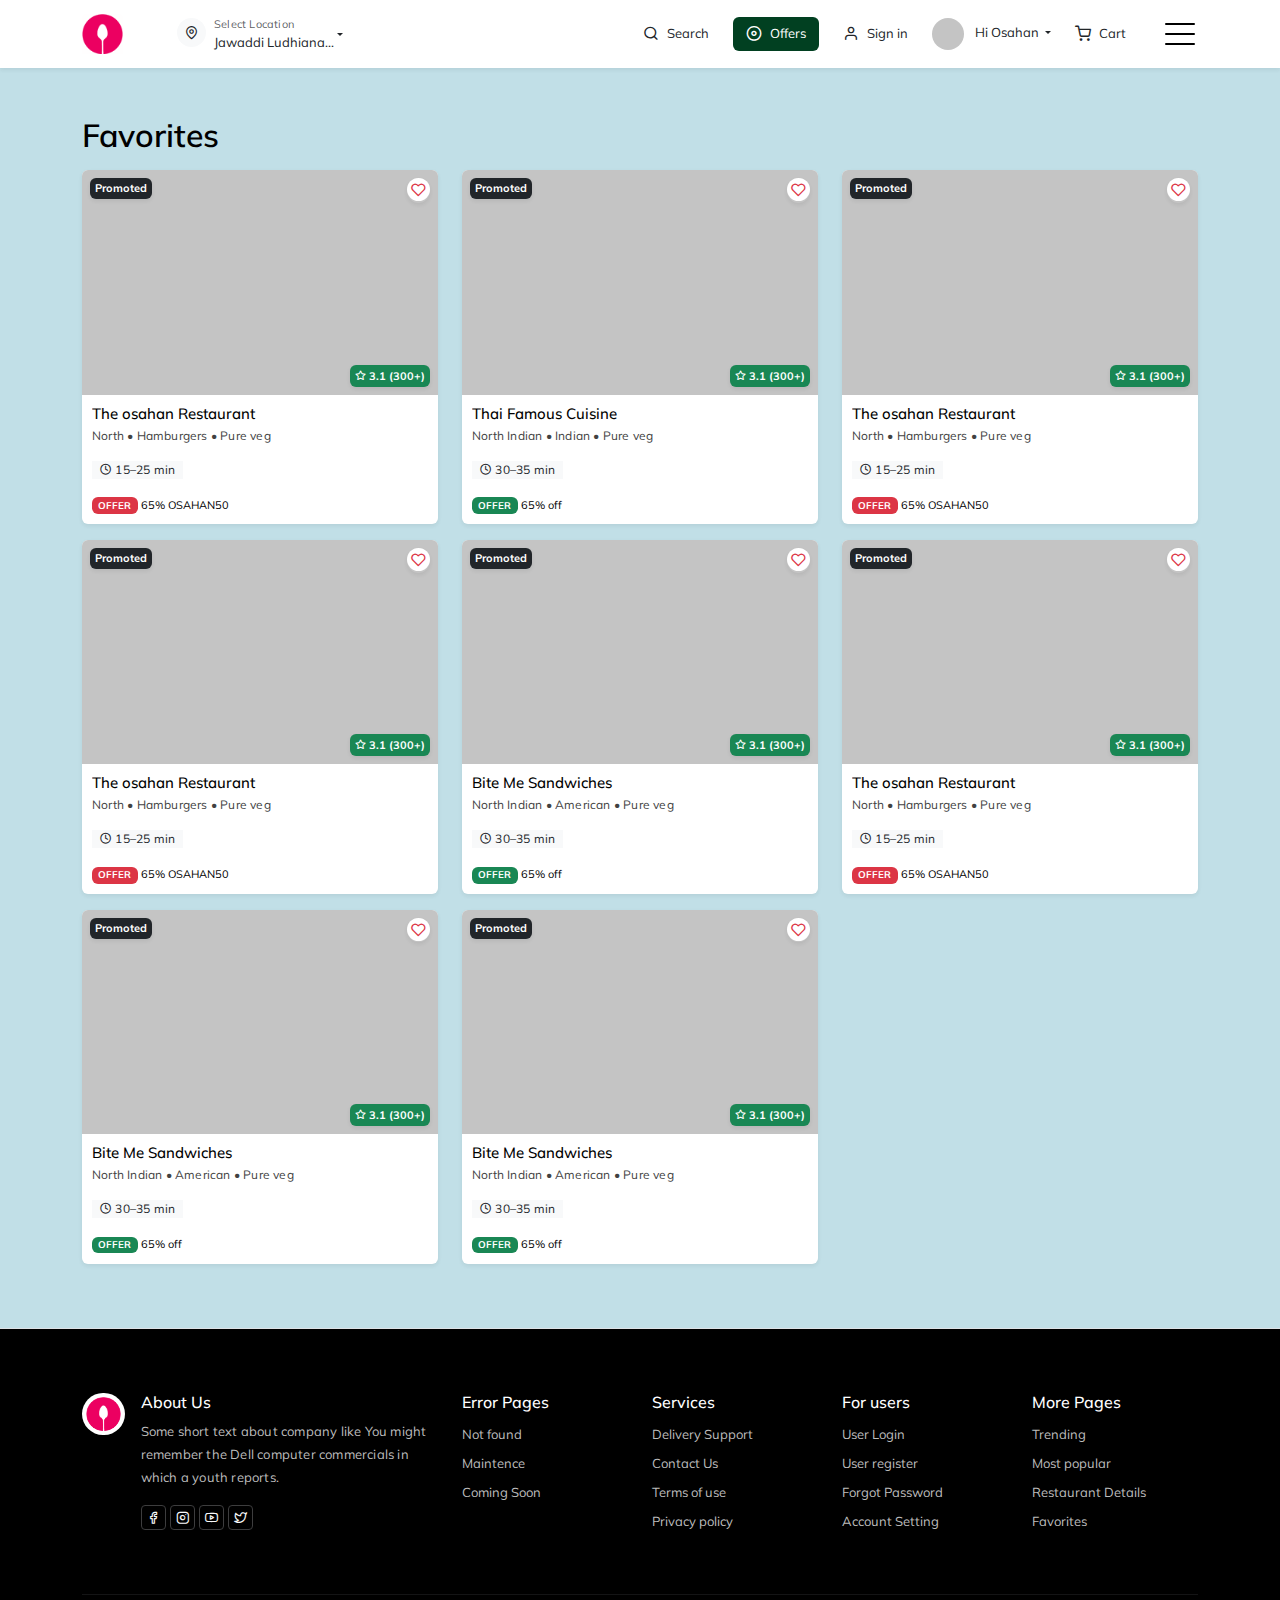
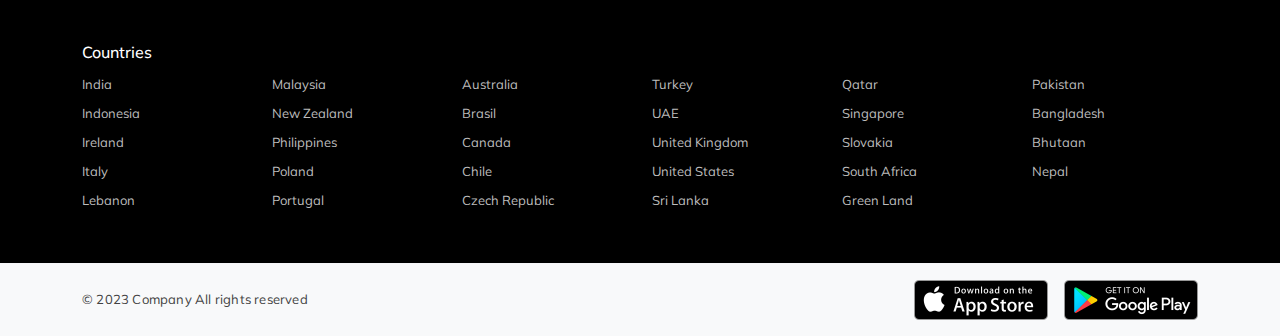
<file: favorites.html>
<!DOCTYPE html>
<html lang="en">

<head>
    <meta charset="utf-8">
    <meta name="viewport" content="width=device-width, initial-scale=1, shrink-to-fit=no">
    <meta name="description" content="Askbootstrap">
    <meta name="author" content="Askbootstrap">
    <link rel="icon" type="image/png" href="img/fav.png">
    <title>Swiggiweb - Online Food Ordering Website Template</title>
    <!-- Slick Slider -->
    <link href="vendor/slick/slick/slick.css" rel="stylesheet" type="text/css">
    <link href="vendor/slick/slick/slick-theme.css" rel="stylesheet" type="text/css">
    <!-- Feather Icon-->
    <link href="vendor/icons/feather.css" rel="stylesheet" type="text/css">
    <!-- Bootstrap core CSS -->
    <link href="vendor/bootstrap/css/bootstrap.min.css" rel="stylesheet">
    <!-- Custom styles for this template -->
    <link href="css/style.css" rel="stylesheet">
    <!-- Sidebar CSS -->
    <link href="vendor/sidebar/demo.css" rel="stylesheet">
</head>

<body class="fixed-bottom-bar">
    <header class="section-header">
        <section class="header-main shadow-sm bg-white">
            <div class="container">
                <div class="row align-items-center">
                    <div class="col-1">
                        <a href="home.html" class="brand-wrap mb-0">
                            <img alt="#" class="img-fluid" src="img/logo_web.png">
                        </a>
                        <!-- brand-wrap.// -->
                    </div>
                    <div class="col-3 d-flex align-items-center m-none">
                        <div class="dropdown me-3">
                            <a class="text-dark dropdown-toggle d-flex align-items-center py-3" href="#" id="navbarDropdown" role="button" data-bs-toggle="dropdown" aria-haspopup="true" aria-expanded="false">
                                <div><i class="feather-map-pin me-2 bg-light rounded-pill p-2 icofont-size"></i></div>
                                <div>
                                    <p class="text-muted mb-0 small">Select Location</p>
                                    Jawaddi Ludhiana...
                                </div>
                            </a>
                            <div class="dropdown-menu p-0 drop-loc">
                                <div class="osahan-country">
                                    <div class="search_location bg-primary p-3 text-end">
                                        <div class="input-group bg-white rounded shadow-sm">
                                            <span class="input-group-text bg-transparent border-0 rounded-0"
                                               ><i class="feather-search"></i></span>
                                            <input type="text"
                                                class="form-control bg-transparent border-0 rounded-0 px-0 shadow-none"
                                                placeholder="Enter Your Location" aria-label="Enter Your Location"
                                                >
                                        </div>
                                    </div>
                                    <div class="p-3 border-bottom">
                                        <a href="home.html" class="text-decoration-none">
                                            <p class="fw-bold text-primary m-0"><i class="feather-navigation"></i> New York, USA</p>
                                        </a>
                                    </div>
                                    <div class="filter">
                                        <h6 class="p-3 bg-light m-0 border-bottom">Choose your country</h6>
                                        <div class="border-bottom p-3">
                                            <div class="form-check form-check-reverse m-0">
                                                <input type="radio" id="customRadio1" name="location"
                                                    class="form-check-input">
                                                <label class="form-check-label text-start w-100"
                                                    for="customRadio1">Afghanistan</label>
                                            </div>
                                        </div>
                                        <div class="border-bottom p-3">
                                        <div class="form-check form-check-reverse m-0">
                                            <input type="radio" id="customRadio2" name="location"
                                                class="form-check-input" checked="">
                                            <label class="form-check-label text-start w-100"
                                                for="customRadio2">India</label>
                                        </div>
                                    </div>
                                    <div class="border-bottom p-3">
                                        <div class="form-check form-check-reverse m-0">
                                            <input type="radio" id="customRadio3" name="location"
                                                class="form-check-input">
                                            <label class="form-check-label text-start w-100"
                                                for="customRadio3">USA</label>
                                        </div>
                                        </div>
                                        <div class="border-bottom p-3">
                                        <div class="form-check form-check-reverse m-0">
                                            <input type="radio" id="customRadio4" name="location"
                                                class="form-check-input">
                                            <label class="form-check-label text-start w-100"
                                                for="customRadio4">Australia</label>
                                        </div>
                                        </div>
                                        <div class="border-bottom p-3">
                                        <div class="form-check form-check-reverse m-0">
                                            <input type="radio" id="customRadio5" name="location"
                                                class="form-check-input">
                                            <label class="form-check-label text-start w-100"
                                                for="customRadio5">Japan</label>
                                        </div>
                                        </div>
                                        <div class="p-3">
                                        <div class="form-check form-check-reverse m-0">
                                            <input type="radio" id="customRadio6" name="location"
                                                class="form-check-input">
                                            <label class="form-check-label text-start w-100"
                                                for="customRadio6">China</label>
                                        </div>
                                        </div>
                                    </div>
                                </div>
                            </div>
                        </div>
                    </div>
                    <!-- col.// -->
                    <div class="col-8">
                        <div class="d-flex align-items-center justify-content-end pe-5">
                            <!-- search -->
                            <a href="search.html" class="widget-header me-4 text-dark">
                                <div class="icon d-flex align-items-center">
                                    <i class="feather-search h6 me-2 mb-0"></i> <span>Search</span>
                                </div>
                            </a>
                            <!-- offers -->
                            <a href="offers.html" class="widget-header me-4 text-white btn bg-primary m-none">
                                <div class="icon d-flex align-items-center">
                                    <i class="feather-disc h6 me-2 mb-0"></i> <span>Offers</span>
                                </div>
                            </a>
                            <!-- signin -->
                            <a href="login.html" class="widget-header me-4 text-dark m-none">
                                <div class="icon d-flex align-items-center">
                                    <i class="feather-user h6 me-2 mb-0"></i> <span>Sign in</span>
                                </div>
                            </a>
                            <!-- my account -->
                            <div class="dropdown me-4 m-none">
                                <a href="#" class="dropdown-toggle text-dark py-3 d-block" id="dropdownMenuButton" data-bs-toggle="dropdown" aria-haspopup="true" aria-expanded="false">
                                    <img alt="#" src="img/user/1.jpg" class="img-fluid rounded-circle header-user me-2 header-user"> Hi Osahan
                                </a>
                                <div class="dropdown-menu dropdown-menu-right">
                                    <a class="dropdown-item" href="profile.html">My account</a>
                                    <a class="dropdown-item" href="faq.html">Delivery support</a>
                                    <a class="dropdown-item" href="contact-us.html">Contant us</a>
                                    <a class="dropdown-item" href="terms.html">Term of use</a>
                                    <a class="dropdown-item" href="privacy.html">Privacy policy</a>
                                    <a class="dropdown-item" href="login.html">Logout</a>
                                </div>
                            </div>
                            <!-- signin -->
                            <a href="checkout.html" class="widget-header me-4 text-dark">
                                <div class="icon d-flex align-items-center">
                                    <i class="feather-shopping-cart h6 me-2 mb-0"></i> <span>Cart</span>
                                </div>
                            </a>
                            <a class="toggle" href="#">
                                <span></span>
                            </a>
                        </div>
                        <!-- widgets-wrap.// -->
                    </div>
                    <!-- col.// -->
                </div>
                <!-- row.// -->
            </div>
            <!-- container.// -->
        </section>
        <!-- header-main .// -->
    </header>
    <div class="osahan-favorites">
        <div class="d-none">
            <div class="bg-primary border-bottom p-3 d-flex align-items-center">
                <a class="toggle togglew toggle-2" href="#"><span></span></a>
                <h4 class="fw-bold m-0 text-white">Favorites</h4>
            </div>
        </div>
        <!-- Most popular -->
        <div class="container most_popular py-5">
            <h2 class="fw-bold mb-3">Favorites</h2>
            <div class="row">
                <div class="col-md-4 mb-3">
                    <div class="list-card bg-white h-100 rounded overflow-hidden position-relative shadow-sm grid-card">
                        <div class="list-card-image">
                            <div class="star position-absolute"><span class="badge text-bg-success"><i class="feather-star"></i> 3.1 (300+)</span></div>
                            <div class="favourite-heart text-danger position-absolute rounded-circle"><a href="#"><i class="feather-heart"></i></a></div>
                            <div class="member-plan position-absolute"><span class="badge text-bg-dark">Promoted</span></div>
                            <a href="restaurant.html">
                                <img alt="#" src="img/trending1.png" class="img-fluid item-img w-100">
                            </a>
                        </div>
                        <div class="p-3 position-relative">
                            <div class="list-card-body">
                                <h6 class="mb-1"><a href="restaurant.html" class="text-black">The osahan Restaurant
                              </a>
                                </h6>
                                <p class="text-gray mb-3">North • Hamburgers • Pure veg</p>
                                <p class="text-gray mb-3 time"><span class="bg-light text-dark rounded-sm py-1 px-2"><i class="feather-clock"></i> 15–25 min</span> <span class="float-end text-black-50"> $500 FOR TWO</span></p>
                            </div>
                            <div class="list-card-badge">
                                <span class="badge text-bg-danger">OFFER</span> <small>65% OSAHAN50</small>
                            </div>
                        </div>
                    </div>
                </div>
                <div class="col-md-4 mb-3">
                    <div class="list-card bg-white h-100 rounded overflow-hidden position-relative shadow-sm grid-card">
                        <div class="list-card-image">
                            <div class="star position-absolute"><span class="badge text-bg-success"><i class="feather-star"></i> 3.1 (300+)</span></div>
                            <div class="favourite-heart text-danger position-absolute rounded-circle"><a href="#"><i class="feather-heart"></i></a></div>
                            <div class="member-plan position-absolute"><span class="badge text-bg-dark">Promoted</span></div>
                            <a href="restaurant.html">
                                <img alt="#" src="img/trending2.png" class="img-fluid item-img w-100">
                            </a>
                        </div>
                        <div class="p-3 position-relative">
                            <div class="list-card-body">
                                <h6 class="mb-1"><a href="restaurant.html" class="text-black">Thai Famous Cuisine</a></h6>
                                <p class="text-gray mb-3">North Indian • Indian • Pure veg</p>
                                <p class="text-gray mb-3 time"><span class="bg-light text-dark rounded-sm py-1 px-2"><i class="feather-clock"></i> 30–35 min</span> <span class="float-end text-black-50"> $250 FOR TWO</span></p>
                            </div>
                            <div class="list-card-badge">
                                <span class="badge text-bg-success">OFFER</span> <small>65% off</small>
                            </div>
                        </div>
                    </div>
                </div>
                <div class="col-md-4 mb-3">
                    <div class="list-card bg-white h-100 rounded overflow-hidden position-relative shadow-sm grid-card">
                        <div class="list-card-image">
                            <div class="star position-absolute"><span class="badge text-bg-success"><i class="feather-star"></i> 3.1 (300+)</span></div>
                            <div class="favourite-heart text-danger position-absolute rounded-circle"><a href="#"><i class="feather-heart"></i></a></div>
                            <div class="member-plan position-absolute"><span class="badge text-bg-dark">Promoted</span></div>
                            <a href="restaurant.html">
                                <img alt="#" src="img/trending3.png" class="img-fluid item-img w-100">
                            </a>
                        </div>
                        <div class="p-3 position-relative">
                            <div class="list-card-body">
                                <h6 class="mb-1"><a href="restaurant.html" class="text-black">The osahan Restaurant
                              </a>
                                </h6>
                                <p class="text-gray mb-3">North • Hamburgers • Pure veg</p>
                                <p class="text-gray mb-3 time"><span class="bg-light text-dark rounded-sm py-1 px-2"><i class="feather-clock"></i> 15–25 min</span> <span class="float-end text-black-50"> $500 FOR TWO</span></p>
                            </div>
                            <div class="list-card-badge">
                                <span class="badge text-bg-danger">OFFER</span> <small>65% OSAHAN50</small>
                            </div>
                        </div>
                    </div>
                </div>
            </div>
            <div class="row">
                <div class="col-md-4 mb-3">
                    <div class="list-card bg-white h-100 rounded overflow-hidden position-relative shadow-sm grid-card">
                        <div class="list-card-image">
                            <div class="star position-absolute"><span class="badge text-bg-success"><i class="feather-star"></i> 3.1 (300+)</span></div>
                            <div class="favourite-heart text-danger position-absolute rounded-circle"><a href="#"><i class="feather-heart"></i></a></div>
                            <div class="member-plan position-absolute"><span class="badge text-bg-dark">Promoted</span></div>
                            <a href="restaurant.html">
                                <img alt="#" src="img/trending5.png" class="img-fluid item-img w-100">
                            </a>
                        </div>
                        <div class="p-3 position-relative">
                            <div class="list-card-body">
                                <h6 class="mb-1"><a href="restaurant.html" class="text-black">The osahan Restaurant
                              </a>
                                </h6>
                                <p class="text-gray mb-3">North • Hamburgers • Pure veg</p>
                                <p class="text-gray mb-3 time"><span class="bg-light text-dark rounded-sm py-1 px-2"><i class="feather-clock"></i> 15–25 min</span> <span class="float-end text-black-50"> $500 FOR TWO</span></p>
                            </div>
                            <div class="list-card-badge">
                                <span class="badge text-bg-danger">OFFER</span> <small>65% OSAHAN50</small>
                            </div>
                        </div>
                    </div>
                </div>
                <div class="col-md-4 mb-3">
                    <div class="list-card bg-white h-100 rounded overflow-hidden position-relative shadow-sm grid-card">
                        <div class="list-card-image">
                            <div class="star position-absolute"><span class="badge text-bg-success"><i class="feather-star"></i> 3.1 (300+)</span></div>
                            <div class="favourite-heart text-danger position-absolute rounded-circle"><a href="#"><i class="feather-heart"></i></a></div>
                            <div class="member-plan position-absolute"><span class="badge text-bg-dark">Promoted</span></div>
                            <a href="restaurant.html">
                                <img alt="#" src="img/trending6.png" class="img-fluid item-img w-100">
                            </a>
                        </div>
                        <div class="p-3 position-relative">
                            <div class="list-card-body">
                                <h6 class="mb-1"><a href="restaurant.html" class="text-black">Bite Me Sandwiches</a></h6>
                                <p class="text-gray mb-3">North Indian • American • Pure veg</p>
                                <p class="text-gray mb-3 time"><span class="bg-light text-dark rounded-sm py-1 px-2"><i class="feather-clock"></i> 30–35 min</span> <span class="float-end text-black-50"> $250 FOR TWO</span></p>
                            </div>
                            <div class="list-card-badge">
                                <span class="badge text-bg-success">OFFER</span> <small>65% off</small>
                            </div>
                        </div>
                    </div>
                </div>
                <div class="col-md-4 mb-3">
                    <div class="list-card bg-white h-100 rounded overflow-hidden position-relative shadow-sm grid-card">
                        <div class="list-card-image">
                            <div class="star position-absolute"><span class="badge text-bg-success"><i class="feather-star"></i> 3.1 (300+)</span></div>
                            <div class="favourite-heart text-danger position-absolute rounded-circle"><a href="#"><i class="feather-heart"></i></a></div>
                            <div class="member-plan position-absolute"><span class="badge text-bg-dark">Promoted</span></div>
                            <a href="restaurant.html">
                                <img alt="#" src="img/trending7.png" class="img-fluid item-img w-100">
                            </a>
                        </div>
                        <div class="p-3 position-relative">
                            <div class="list-card-body">
                                <h6 class="mb-1"><a href="restaurant.html" class="text-black">The osahan Restaurant
                              </a>
                                </h6>
                                <p class="text-gray mb-3">North • Hamburgers • Pure veg</p>
                                <p class="text-gray mb-3 time"><span class="bg-light text-dark rounded-sm py-1 px-2"><i class="feather-clock"></i> 15–25 min</span> <span class="float-end text-black-50"> $500 FOR TWO</span></p>
                            </div>
                            <div class="list-card-badge">
                                <span class="badge text-bg-danger">OFFER</span> <small>65% OSAHAN50</small>
                            </div>
                        </div>
                    </div>
                </div>
            </div>
            <div class="row">
                <div class="col-md-4 mb-3">
                    <div class="list-card bg-white h-100 rounded overflow-hidden position-relative shadow-sm grid-card">
                        <div class="list-card-image">
                            <div class="star position-absolute"><span class="badge text-bg-success"><i class="feather-star"></i> 3.1 (300+)</span></div>
                            <div class="favourite-heart text-danger position-absolute rounded-circle"><a href="#"><i class="feather-heart"></i></a></div>
                            <div class="member-plan position-absolute"><span class="badge text-bg-dark">Promoted</span></div>
                            <a href="restaurant.html">
                                <img alt="#" src="img/trending4.png" class="img-fluid item-img w-100">
                            </a>
                        </div>
                        <div class="p-3 position-relative">
                            <div class="list-card-body">
                                <h6 class="mb-1"><a href="restaurant.html" class="text-black">Bite Me Sandwiches</a></h6>
                                <p class="text-gray mb-3">North Indian • American • Pure veg</p>
                                <p class="text-gray mb-3 time"><span class="bg-light text-dark rounded-sm py-1 px-2"><i class="feather-clock"></i> 30–35 min</span> <span class="float-end text-black-50"> $250 FOR TWO</span></p>
                            </div>
                            <div class="list-card-badge">
                                <span class="badge text-bg-success">OFFER</span> <small>65% off</small>
                            </div>
                        </div>
                    </div>
                </div>
                <div class="col-md-4 mb-3">
                    <div class="list-card bg-white h-100 rounded overflow-hidden position-relative shadow-sm grid-card">
                        <div class="list-card-image">
                            <div class="star position-absolute"><span class="badge text-bg-success"><i class="feather-star"></i> 3.1 (300+)</span></div>
                            <div class="favourite-heart text-danger position-absolute rounded-circle"><a href="#"><i class="feather-heart"></i></a></div>
                            <div class="member-plan position-absolute"><span class="badge text-bg-dark">Promoted</span></div>
                            <a href="restaurant.html">
                                <img alt="#" src="img/trending8.png" class="img-fluid item-img w-100">
                            </a>
                        </div>
                        <div class="p-3 position-relative">
                            <div class="list-card-body">
                                <h6 class="mb-1"><a href="restaurant.html" class="text-black">Bite Me Sandwiches</a></h6>
                                <p class="text-gray mb-3">North Indian • American • Pure veg</p>
                                <p class="text-gray mb-3 time"><span class="bg-light text-dark rounded-sm py-1 px-2"><i class="feather-clock"></i> 30–35 min</span> <span class="float-end text-black-50"> $250 FOR TWO</span></p>
                            </div>
                            <div class="list-card-badge">
                                <span class="badge text-bg-success">OFFER</span> <small>65% off</small>
                            </div>
                        </div>
                    </div>
                </div>
            </div>
        </div>
        <!-- Footer -->
        <div class="osahan-menu-fotter fixed-bottom bg-white px-3 py-2 text-center d-none">
            <div class="row">
                <div class="col">
                    <a href="home.html" class="text-dark small fw-bold text-decoration-none">
                        <p class="h4 m-0"><i class="feather-home text-dark"></i></p>
                        Home
                    </a>
                </div>
                <div class="col">
                    <a href="most_popular.html" class="text-dark small fw-bold text-decoration-none">
                        <p class="h4 m-0"><i class="feather-map-pin"></i></p>
                        Trending
                    </a>
                </div>
                <div class="col bg-white rounded-circle mt-n4 px-3 py-2">
                    <div class="bg-danger rounded-circle mt-n0 shadow">
                        <a href="checkout.html" class="text-white small fw-bold text-decoration-none">
                            <i class="feather-shopping-cart"></i>
                        </a>
                    </div>
                </div>
                <div class="col selected">
                    <a href="favorites.html" class="text-danger small fw-bold text-decoration-none">
                        <p class="h4 m-0"><i class="feather-heart"></i></p>
                        Favorites
                    </a>
                </div>
                <div class="col">
                    <a href="profile.html" class="text-dark small fw-bold text-decoration-none">
                        <p class="h4 m-0"><i class="feather-user"></i></p>
                        Profile
                    </a>
                </div>
            </div>
        </div>
    </div>
    <!-- footer -->
    <footer class="section-footer border-top bg-dark">
        <div class="container">
            <div class="footer-top padding-y py-5">
                <div class="row pt-3">
                    <aside class="col-md-4 footer-about">
                        <article class="d-flex pb-3">
                            <div><img alt="#" src="img/logo_web.png" class="logo-footer me-3"></div>
                            <div>
                                <h6 class="title text-white">About Us</h6>
                                <p class="text-muted">Some short text about company like You might remember the Dell computer commercials in which a youth reports.</p>
                                <div class="d-flex align-items-center">
                                    <a class="btn btn-icon btn-outline-light me-1 btn-sm" title="Facebook" target="_blank" href="#"><i class="feather-facebook"></i></a>
                                    <a class="btn btn-icon btn-outline-light me-1 btn-sm" title="Instagram" target="_blank" href="#"><i class="feather-instagram"></i></a>
                                    <a class="btn btn-icon btn-outline-light me-1 btn-sm" title="Youtube" target="_blank" href="#"><i class="feather-youtube"></i></a>
                                    <a class="btn btn-icon btn-outline-light me-1 btn-sm" title="Twitter" target="_blank" href="#"><i class="feather-twitter"></i></a>
                                </div>
                            </div>
                        </article>
                    </aside>
                    <aside class="col-sm-3 col-md-2 text-white">
                        <h6 class="title">Error Pages</h6>
                        <ul class="list-unstyled hov_footer">
                            <li> <a href="not-found.html" class="text-muted">Not found</a></li>
                            <li> <a href="maintence.html" class="text-muted">Maintence</a></li>
                            <li> <a href="coming-soon.html" class="text-muted">Coming Soon</a></li>
                        </ul>
                    </aside>
                    <aside class="col-sm-3 col-md-2 text-white">
                        <h6 class="title">Services</h6>
                        <ul class="list-unstyled hov_footer">
                            <li> <a href="faq.html" class="text-muted">Delivery Support</a></li>
                            <li> <a href="contact-us.html" class="text-muted">Contact Us</a></li>
                            <li> <a href="terms.html" class="text-muted">Terms of use</a></li>
                            <li> <a href="privacy.html" class="text-muted">Privacy policy</a></li>
                        </ul>
                    </aside>
                    <aside class="col-sm-3  col-md-2 text-white">
                        <h6 class="title">For users</h6>
                        <ul class="list-unstyled hov_footer">
                            <li> <a href="login.html" class="text-muted"> User Login </a></li>
                            <li> <a href="signup.html" class="text-muted"> User register </a></li>
                            <li> <a href="forgot_password.html" class="text-muted"> Forgot Password </a></li>
                            <li> <a href="profile.html" class="text-muted"> Account Setting </a></li>
                        </ul>
                    </aside>
                    <aside class="col-sm-3  col-md-2 text-white">
                        <h6 class="title">More Pages</h6>
                        <ul class="list-unstyled hov_footer">
                            <li> <a href="trending.html" class="text-muted"> Trending </a></li>
                            <li> <a href="most_popular.html" class="text-muted"> Most popular </a></li>
                            <li> <a href="restaurant.html" class="text-muted"> Restaurant Details </a></li>
                            <li> <a href="favorites.html" class="text-muted"> Favorites </a></li>
                        </ul>
                    </aside>
                </div>
                <!-- row.// -->
            </div>
            <!-- footer-top.// -->
            <section class="footer-center border-top padding-y py-5">
                <h6 class="title text-white">Countries</h6>
                <div class="row">
                    <aside class="col-sm-2 col-md-2 text-white">
                        <ul class="list-unstyled hov_footer">
                            <li> <a href="#" class="text-muted">India</a></li>
                            <li> <a href="#" class="text-muted">Indonesia</a></li>
                            <li> <a href="#" class="text-muted">Ireland</a></li>
                            <li> <a href="#" class="text-muted">Italy</a></li>
                            <li> <a href="#" class="text-muted">Lebanon</a></li>
                        </ul>
                    </aside>
                    <aside class="col-sm-2 col-md-2 text-white">
                        <ul class="list-unstyled hov_footer">
                            <li> <a href="#" class="text-muted">Malaysia</a></li>
                            <li> <a href="#" class="text-muted">New Zealand</a></li>
                            <li> <a href="#" class="text-muted">Philippines</a></li>
                            <li> <a href="#" class="text-muted">Poland</a></li>
                            <li> <a href="#" class="text-muted">Portugal</a></li>
                        </ul>
                    </aside>
                    <aside class="col-sm-2 col-md-2 text-white">
                        <ul class="list-unstyled hov_footer">
                            <li> <a href="#" class="text-muted">Australia</a></li>
                            <li> <a href="#" class="text-muted">Brasil</a></li>
                            <li> <a href="#" class="text-muted">Canada</a></li>
                            <li> <a href="#" class="text-muted">Chile</a></li>
                            <li> <a href="#" class="text-muted">Czech Republic</a></li>
                        </ul>
                    </aside>
                    <aside class="col-sm-2 col-md-2 text-white">
                        <ul class="list-unstyled hov_footer">
                            <li> <a href="#" class="text-muted">Turkey</a></li>
                            <li> <a href="#" class="text-muted">UAE</a></li>
                            <li> <a href="#" class="text-muted">United Kingdom</a></li>
                            <li> <a href="#" class="text-muted">United States</a></li>
                            <li> <a href="#" class="text-muted">Sri Lanka</a></li>
                        </ul>
                    </aside>
                    <aside class="col-sm-2 col-md-2 text-white">
                        <ul class="list-unstyled hov_footer">
                            <li> <a href="#" class="text-muted">Qatar</a></li>
                            <li> <a href="#" class="text-muted">Singapore</a></li>
                            <li> <a href="#" class="text-muted">Slovakia</a></li>
                            <li> <a href="#" class="text-muted">South Africa</a></li>
                            <li> <a href="#" class="text-muted">Green Land</a></li>
                        </ul>
                    </aside>
                    <aside class="col-sm-2 col-md-2 text-white">
                        <ul class="list-unstyled hov_footer">
                            <li> <a href="#" class="text-muted">Pakistan</a></li>
                            <li> <a href="#" class="text-muted">Bangladesh</a></li>
                            <li> <a href="#" class="text-muted">Bhutaan</a></li>
                            <li> <a href="#" class="text-muted">Nepal</a></li>
                        </ul>
                    </aside>
                </div>
                <!-- row.// -->
            </section>
        </div>
        <!-- //container -->
        <div class="footer-copyright border-top py-3 bg-light">
            <div class="container d-flex align-items-center">
                <p class="mb-0"> © 2023 Company All rights reserved </p>
                <p class="text-muted mb-0 ms-auto d-flex align-items-center">
                    <a href="#" class="d-block"><img alt="#" src="img/appstore.png" height="40"></a>
                    <a href="#" class="d-block ms-3"><img alt="#" src="img/playmarket.png" height="40"></a>
                </p>
            </div>
        </div>
    </footer>
    <nav id="main-nav">
        <ul class="second-nav">
            <li><a href="home.html"><i class="feather-home me-2"></i> Homepage</a></li>
            <li><a href="my_order.html"><i class="feather-list me-2"></i> My Orders</a></li>
            <li>
                <a href="#"><i class="feather-edit-2 me-2"></i> Authentication</a>
                <ul>
                    <li><a href="login.html">Login</a></li>
                    <li><a href="signup.html">Register</a></li>
                    <li><a href="forgot_password.html">Forgot Password</a></li>
                    <li><a href="verification.html">Verification</a></li>
                    <li><a href="location.html">Location</a></li>
                </ul>
            </li>
            <li><a href="favorites.html"><i class="feather-heart me-2"></i> Favorites</a></li>
            <li><a href="trending.html"><i class="feather-trending-up me-2"></i> Trending</a></li>
            <li><a href="most_popular.html"><i class="feather-award me-2"></i> Most Popular</a></li>
            <li><a href="restaurant.html"><i class="feather-paperclip me-2"></i> Restaurant Detail</a></li>
            <li><a href="checkout.html"><i class="feather-list me-2"></i> Checkout</a></li>
            <li><a href="successful.html"><i class="feather-check-circle me-2"></i> Successful</a></li>
            <li><a href="map.html"><i class="feather-map-pin me-2"></i> Live Map</a></li>
            <li>
                <a href="#"><i class="feather-user me-2"></i> Profile</a>
                <ul>
                    <li><a href="profile.html">Profile</a></li>
                    <li><a href="favorites.html">Delivery support</a></li>
                    <li><a href="contact-us.html">Contact Us</a></li>
                    <li><a href="terms.html">Terms of use</a></li>
                    <li><a href="privacy.html">Privacy & Policy</a></li>
                </ul>
            </li>
            <li>
                <a href="#"><i class="feather-alert-triangle me-2"></i> Error</a>
                <ul>
                    <li><a href="not-found.html">Not Found</a>
                        <li><a href="maintence.html"> Maintence</a>
                            <li><a href="coming-soon.html">Coming Soon</a>
                </ul>
                </li>
                <li>
                    <a href="#"><i class="feather-link me-2"></i> Navigation Link Example</a>
                    <ul>
                        <li>
                            <a href="#">Link Example 1</a>
                            <ul>
                                <li>
                                    <a href="#">Link Example 1.1</a>
                                    <ul>
                                        <li><a href="#">Link</a></li>
                                        <li><a href="#">Link</a></li>
                                        <li><a href="#">Link</a></li>
                                        <li><a href="#">Link</a></li>
                                        <li><a href="#">Link</a></li>
                                    </ul>
                                </li>
                                <li>
                                    <a href="#">Link Example 1.2</a>
                                    <ul>
                                        <li><a href="#">Link</a></li>
                                        <li><a href="#">Link</a></li>
                                        <li><a href="#">Link</a></li>
                                        <li><a href="#">Link</a></li>
                                    </ul>
                                </li>
                            </ul>
                        </li>
                        <li><a href="#">Link Example 2</a></li>
                        <li><a href="#">Link Example 3</a></li>
                        <li><a href="#">Link Example 4</a></li>
                        <li data-nav-custom-content>
                            <div class="custom-message">
                                You can add any custom content to your navigation items. This text is just an example.
                            </div>
                        </li>
                    </ul>
                </li>
        </ul>
        <ul class="bottom-nav">
            <li class="email">
                <a class="text-danger" href="home.html">
                    <p class="h5 m-0"><i class="feather-home text-danger"></i></p>
                    Home
                </a>
            </li>
            <li class="github">
                <a href="faq.html">
                    <p class="h5 m-0"><i class="feather-message-circle"></i></p>
                    FAQ
                </a>
            </li>
            <li class="ko-fi">
                <a href="contact-us.html">
                    <p class="h5 m-0"><i class="feather-phone"></i></p>
                    Help
                </a>
            </li>
        </ul>
    </nav>
    <!-- Bootstrap core JavaScript -->
    <script type="text/javascript" src="vendor/jquery/jquery.min.js"></script>
    <script type="text/javascript" src="vendor/bootstrap/js/bootstrap.bundle.min.js"></script>
    <!-- slick Slider JS-->
    <script type="text/javascript" src="vendor/slick/slick/slick.min.js"></script>
    <!-- Sidebar JS-->
    <script type="text/javascript" src="vendor/sidebar/hc-offcanvas-nav.js"></script>
    <!-- Custom scripts for all pages-->
    <script type="text/javascript" src="js/osahan.js"></script>
</body>

</html>
</file>
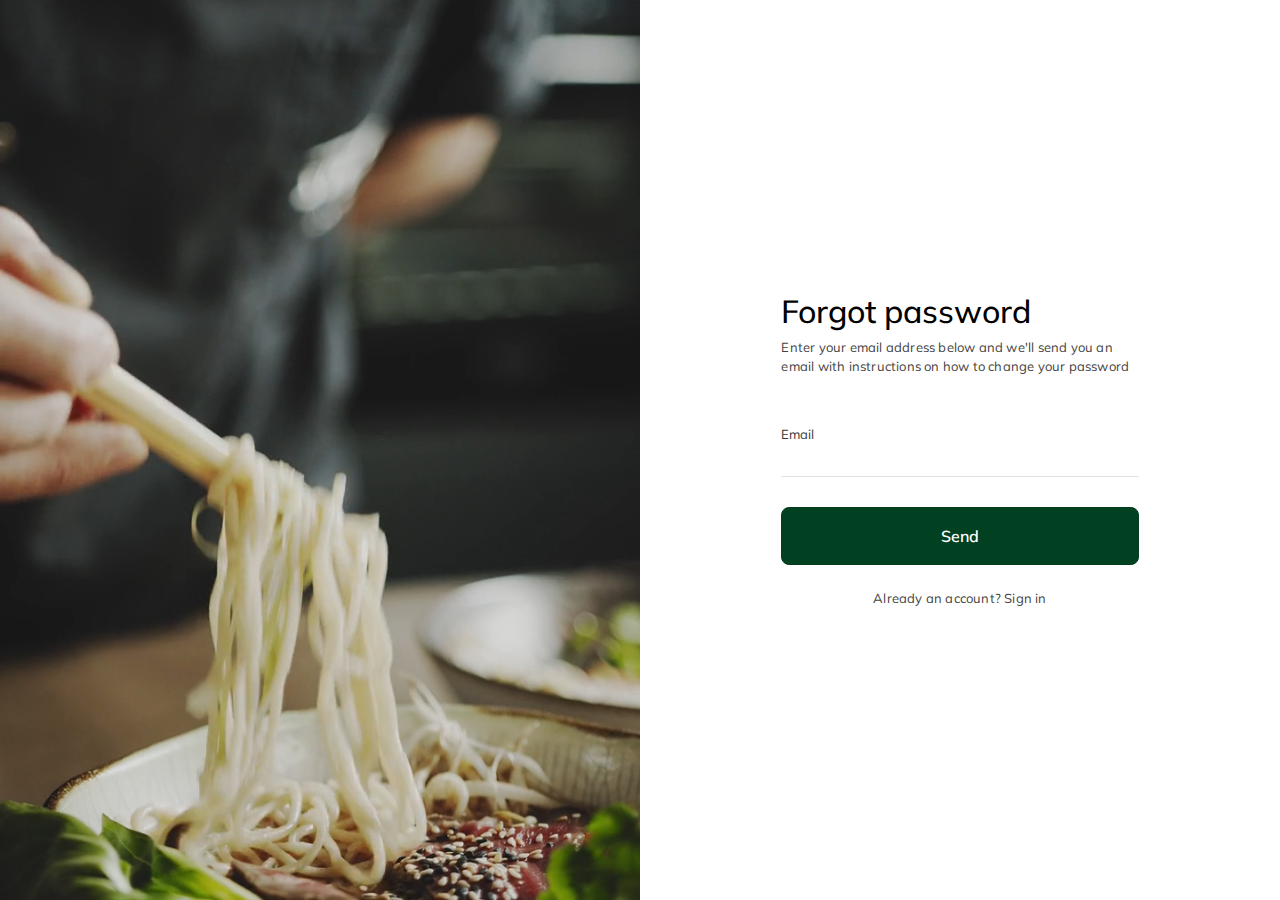
<file: forgot_password.html>
<!DOCTYPE html>
<html lang="en">

<head>
    <meta charset="utf-8">
    <meta name="viewport" content="width=device-width, initial-scale=1, shrink-to-fit=no">
    <meta name="description" content="Askbootstrap">
    <meta name="author" content="Askbootstrap">
    <link rel="icon" type="image/png" href="img/fav.png">
    <title>Swiggiweb - Online Food Ordering Website Template</title>
    <!-- Slick Slider -->
    <link href="vendor/slick/slick/slick.css" rel="stylesheet" type="text/css">
    <link href="vendor/slick/slick/slick-theme.css" rel="stylesheet" type="text/css">
    <!-- Feather Icon-->
    <link href="vendor/icons/feather.css" rel="stylesheet" type="text/css">
    <!-- Bootstrap core CSS -->
    <link href="vendor/bootstrap/css/bootstrap.min.css" rel="stylesheet">
    <!-- Custom styles for this template -->
    <link href="css/style.css" rel="stylesheet">
    <!-- Sidebar CSS -->
    <link href="vendor/sidebar/demo.css" rel="stylesheet">
</head>

<body>
    <div class="osahan-signup login-page">
        <video loop autoplay muted id="vid">
            <source src="img/bg.mp4" type="video/mp4">
            <source src="img/bg.mp4" type="video/ogg">
            Your browser does not support the video tag.
         </video>
        <div class="d-flex align-items-center justify-content-center flex-column vh-100">
            <div class="px-5 col-md-6 ms-auto">
                <div class="px-5 col-10 mx-auto">
                    <h2>Forgot password</h2>
                    <p>Enter your email address below and we'll send you an email with instructions on how to change your password</p>
                    <form action="login.html" class="mt-5 mb-4">
                        <div class="form-group">
                            <label class="form-label pb-1">Email</label>
                            <input type="email" class="form-control py-1">
                          </div>
                        <button class="btn btn-primary btn-lg w-100">Send</button>
                    </form>
                </div>
                <div class="new-acc d-flex align-items-center justify-content-center">
                    <a href="login.html">
                        <p class="text-center m-0">Already an account? Sign in</p>
                    </a>
                </div>
            </div>
        </div>
    </div>
    <nav id="main-nav">
        <ul class="second-nav">
            <li><a href="home.html"><i class="feather-home me-2"></i> Homepage</a></li>
            <li><a href="my_order.html"><i class="feather-list me-2"></i> My Orders</a></li>
            <li>
                <a href="#"><i class="feather-edit-2 me-2"></i> Authentication</a>
                <ul>
                    <li><a href="login.html">Login</a></li>
                    <li><a href="signup.html">Register</a></li>
                    <li><a href="forgot_password.html">Forgot Password</a></li>
                    <li><a href="verification.html">Verification</a></li>
                    <li><a href="location.html">Location</a></li>
                </ul>
            </li>
            <li><a href="favorites.html"><i class="feather-heart me-2"></i> Favorites</a></li>
            <li><a href="trending.html"><i class="feather-trending-up me-2"></i> Trending</a></li>
            <li><a href="most_popular.html"><i class="feather-award me-2"></i> Most Popular</a></li>
            <li><a href="restaurant.html"><i class="feather-paperclip me-2"></i> Restaurant Detail</a></li>
            <li><a href="checkout.html"><i class="feather-list me-2"></i> Checkout</a></li>
            <li><a href="successful.html"><i class="feather-check-circle me-2"></i> Successful</a></li>
            <li><a href="map.html"><i class="feather-map-pin me-2"></i> Live Map</a></li>
            <li>
                <a href="#"><i class="feather-user me-2"></i> Profile</a>
                <ul>
                    <li><a href="profile.html">Profile</a></li>
                    <li><a href="favorites.html">Delivery support</a></li>
                    <li><a href="contact-us.html">Contact Us</a></li>
                    <li><a href="terms.html">Terms of use</a></li>
                    <li><a href="privacy.html">Privacy & Policy</a></li>
                </ul>
            </li>
            <li>
                <a href="#"><i class="feather-alert-triangle me-2"></i> Error</a>
                <ul>
                    <li><a href="not-found.html">Not Found</a>
                        <li><a href="maintence.html"> Maintence</a>
                            <li><a href="coming-soon.html">Coming Soon</a>
                </ul>
                </li>
                <li>
                    <a href="#"><i class="feather-link me-2"></i> Navigation Link Example</a>
                    <ul>
                        <li>
                            <a href="#">Link Example 1</a>
                            <ul>
                                <li>
                                    <a href="#">Link Example 1.1</a>
                                    <ul>
                                        <li><a href="#">Link</a></li>
                                        <li><a href="#">Link</a></li>
                                        <li><a href="#">Link</a></li>
                                        <li><a href="#">Link</a></li>
                                        <li><a href="#">Link</a></li>
                                    </ul>
                                </li>
                                <li>
                                    <a href="#">Link Example 1.2</a>
                                    <ul>
                                        <li><a href="#">Link</a></li>
                                        <li><a href="#">Link</a></li>
                                        <li><a href="#">Link</a></li>
                                        <li><a href="#">Link</a></li>
                                    </ul>
                                </li>
                            </ul>
                        </li>
                        <li><a href="#">Link Example 2</a></li>
                        <li><a href="#">Link Example 3</a></li>
                        <li><a href="#">Link Example 4</a></li>
                        <li data-nav-custom-content>
                            <div class="custom-message">
                                You can add any custom content to your navigation items. This text is just an example.
                            </div>
                        </li>
                    </ul>
                </li>
        </ul>
        <ul class="bottom-nav">
            <li class="email">
                <a class="text-danger" href="home.html">
                    <p class="h5 m-0"><i class="feather-home text-danger"></i></p>
                    Home
                </a>
            </li>
            <li class="github">
                <a href="faq.html">
                    <p class="h5 m-0"><i class="feather-message-circle"></i></p>
                    FAQ
                </a>
            </li>
            <li class="ko-fi">
                <a href="contact-us.html">
                    <p class="h5 m-0"><i class="feather-phone"></i></p>
                    Help
                </a>
            </li>
        </ul>
    </nav>
    <!-- Bootstrap core JavaScript -->
    <script type="text/javascript" src="vendor/jquery/jquery.min.js"></script>
    <script type="text/javascript" src="vendor/bootstrap/js/bootstrap.bundle.min.js"></script>
    <!-- slick Slider JS-->
    <script type="text/javascript" src="vendor/slick/slick/slick.min.js"></script>
    <!-- Sidebar JS-->
    <script type="text/javascript" src="vendor/sidebar/hc-offcanvas-nav.js"></script>
    <!-- Custom scripts for all pages-->
    <script type="text/javascript" src="js/osahan.js"></script>
</body>

</html>
</file>
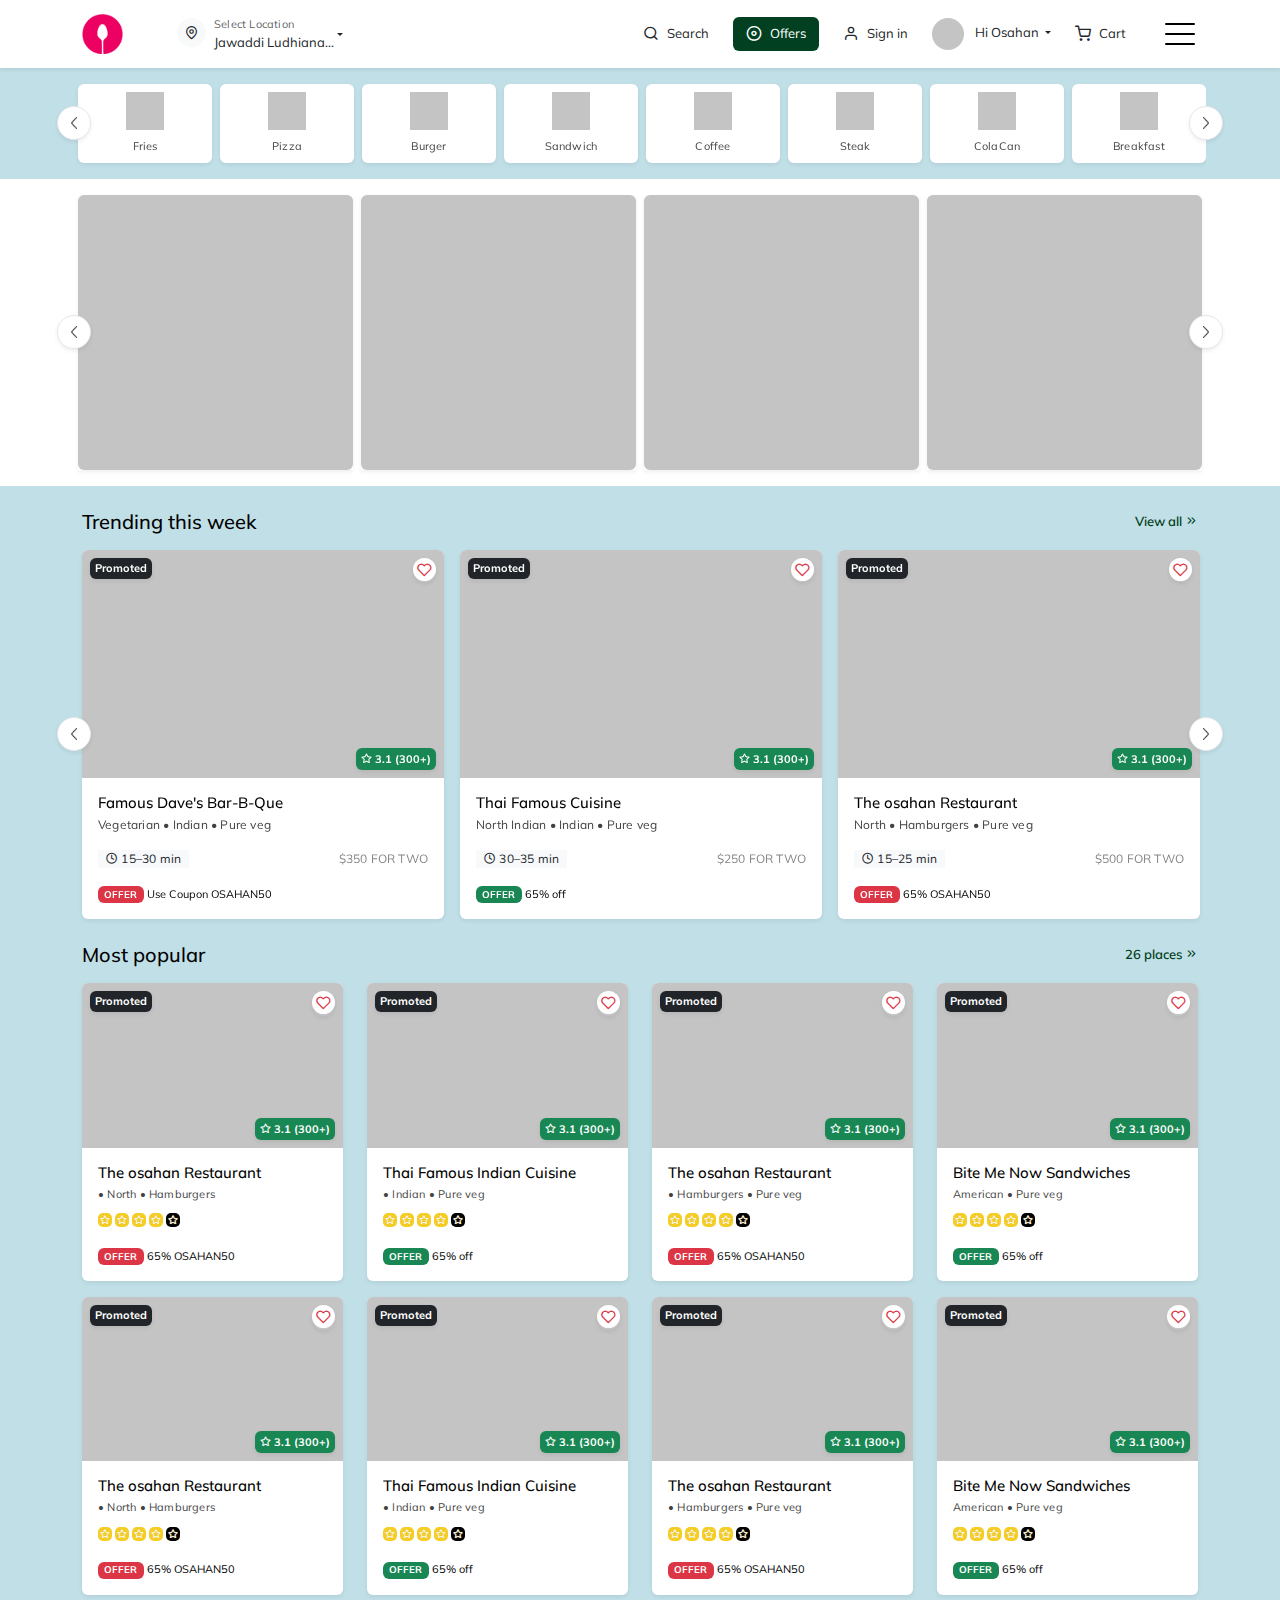
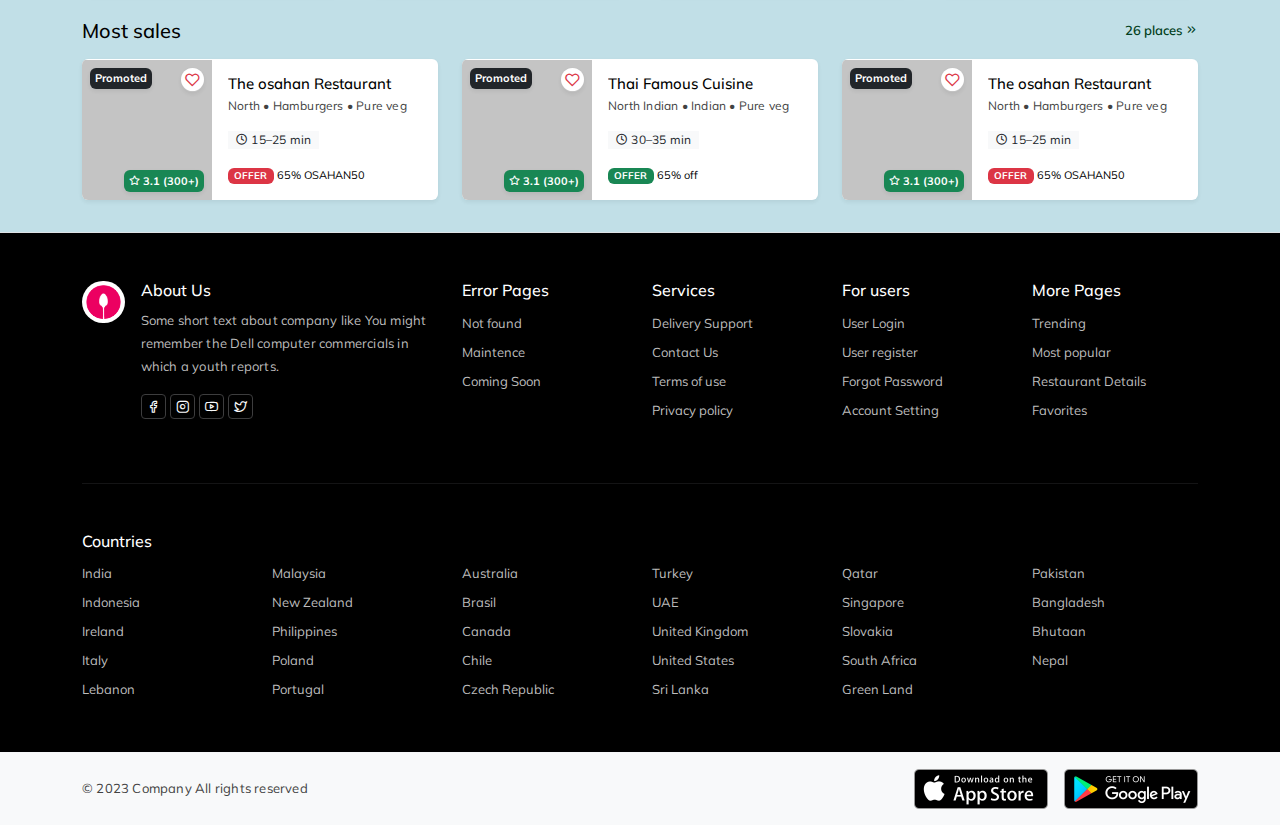
<file: home.html>
<!DOCTYPE html>
<html lang="en">

<head>
    <meta charset="utf-8">
    <meta name="viewport" content="width=device-width, initial-scale=1, shrink-to-fit=no">
    <meta name="description" content="Askbootstrap">
    <meta name="author" content="Askbootstrap">
    <link rel="icon" type="image/png" href="img/fav.png">
    <title>Swiggiweb - Online Food Ordering Website Template</title>
    <!-- Slick Slider -->
    <link href="vendor/slick/slick/slick.css" rel="stylesheet" type="text/css">
    <link href="vendor/slick/slick/slick-theme.css" rel="stylesheet" type="text/css">
    <!-- Feather Icon-->
    <link href="vendor/icons/feather.css" rel="stylesheet" type="text/css">
    <!-- Bootstrap core CSS -->
    <link href="vendor/bootstrap/css/bootstrap.min.css" rel="stylesheet">
    <!-- Custom styles for this template -->
    <link href="css/style.css" rel="stylesheet">
    <!-- Sidebar CSS -->
    <link href="vendor/sidebar/demo.css" rel="stylesheet">
</head>

<body class="fixed-bottom-bar">
    <header class="section-header">
        <section class="header-main shadow-sm bg-white">
            <div class="container">
                <div class="row align-items-center">
                    <div class="col-1">
                        <a href="home.html" class="brand-wrap mb-0">
                            <img alt="#" class="img-fluid" src="img/logo_web.png">
                        </a>
                        <!-- brand-wrap.// -->
                    </div>
                    <div class="col-3 d-flex align-items-center m-none">
                        <div class="dropdown me-3">
                            <a class="text-dark dropdown-toggle d-flex align-items-center py-3" href="#"
                                id="navbarDropdown" role="button" data-bs-toggle="dropdown" aria-haspopup="true"
                                aria-expanded="false">
                                <div><i class="feather-map-pin me-2 bg-light rounded-pill p-2 icofont-size"></i></div>
                                <div>
                                    <p class="text-muted mb-0 small">Select Location</p>
                                    Jawaddi Ludhiana...
                                </div>
                            </a>
                            <div class="dropdown-menu p-0 drop-loc">
                                <div class="osahan-country">
                                    <div class="search_location bg-primary p-3 text-end">
                                        <div class="input-group bg-white rounded shadow-sm">
                                            <span class="input-group-text bg-transparent border-0 rounded-0"
                                               ><i class="feather-search"></i></span>
                                            <input type="text"
                                                class="form-control bg-transparent border-0 rounded-0 px-0 shadow-none"
                                                placeholder="Enter Your Location" aria-label="Enter Your Location"
                                                >
                                        </div>
                                    </div>
                                    <div class="p-3 border-bottom">
                                        <a href="home.html" class="text-decoration-none">
                                            <p class="fw-bold text-primary m-0"><i class="feather-navigation"></i> New
                                                York, USA</p>
                                        </a>
                                    </div>
                                    <div class="filter">
                                        <h6 class="p-3 bg-light m-0 border-bottom">Choose your country</h6>
                                        <div class="border-bottom p-3">
                                            <div class="form-check form-check-reverse m-0">
                                                <input type="radio" id="customRadio1" name="location"
                                                    class="form-check-input">
                                                <label class="form-check-label text-start w-100"
                                                    for="customRadio1">Afghanistan</label>
                                            </div>
                                        </div>
                                        <div class="border-bottom p-3">
                                        <div class="form-check form-check-reverse m-0">
                                            <input type="radio" id="customRadio2" name="location"
                                                class="form-check-input" checked="">
                                            <label class="form-check-label text-start w-100"
                                                for="customRadio2">India</label>
                                        </div>
                                    </div>
                                    <div class="border-bottom p-3">
                                        <div class="form-check form-check-reverse m-0">
                                            <input type="radio" id="customRadio3" name="location"
                                                class="form-check-input">
                                            <label class="form-check-label text-start w-100"
                                                for="customRadio3">USA</label>
                                        </div>
                                        </div>
                                        <div class="border-bottom p-3">
                                        <div class="form-check form-check-reverse m-0">
                                            <input type="radio" id="customRadio4" name="location"
                                                class="form-check-input">
                                            <label class="form-check-label text-start w-100"
                                                for="customRadio4">Australia</label>
                                        </div>
                                        </div>
                                        <div class="border-bottom p-3">
                                        <div class="form-check form-check-reverse m-0">
                                            <input type="radio" id="customRadio5" name="location"
                                                class="form-check-input">
                                            <label class="form-check-label text-start w-100"
                                                for="customRadio5">Japan</label>
                                        </div>
                                        </div>
                                        <div class="p-3">
                                        <div class="form-check form-check-reverse m-0">
                                            <input type="radio" id="customRadio6" name="location"
                                                class="form-check-input">
                                            <label class="form-check-label text-start w-100"
                                                for="customRadio6">China</label>
                                        </div>
                                        </div>
                                    </div>
                                </div>
                            </div>
                        </div>
                    </div>
                    <!-- col.// -->
                    <div class="col-8">
                        <div class="d-flex align-items-center justify-content-end pe-5">
                            <!-- search -->
                            <a href="search.html" class="widget-header me-4 text-dark">
                                <div class="icon d-flex align-items-center">
                                    <i class="feather-search h6 me-2 mb-0"></i> <span>Search</span>
                                </div>
                            </a>
                            <!-- offers -->
                            <a href="offers.html" class="widget-header me-4 text-white btn bg-primary m-none">
                                <div class="icon d-flex align-items-center">
                                    <i class="feather-disc h6 me-2 mb-0"></i> <span>Offers</span>
                                </div>
                            </a>
                            <!-- signin -->
                            <a href="login.html" class="widget-header me-4 text-dark m-none">
                                <div class="icon d-flex align-items-center">
                                    <i class="feather-user h6 me-2 mb-0"></i> <span>Sign in</span>
                                </div>
                            </a>
                            <!-- my account -->
                            <div class="dropdown me-4 m-none">
                                <a href="#" class="dropdown-toggle text-dark py-3 d-block" id="dropdownMenuButton"
                                    data-bs-toggle="dropdown" aria-haspopup="true" aria-expanded="false">
                                    <img alt="#" src="img/user/1.jpg"
                                        class="img-fluid rounded-circle header-user me-2 header-user"> Hi Osahan
                                </a>
                                <div class="dropdown-menu dropdown-menu-right">
                                    <a class="dropdown-item" href="profile.html">My account</a>
                                    <a class="dropdown-item" href="faq.html">Delivery support</a>
                                    <a class="dropdown-item" href="contact-us.html">Contant us</a>
                                    <a class="dropdown-item" href="terms.html">Term of use</a>
                                    <a class="dropdown-item" href="privacy.html">Privacy policy</a>
                                    <a class="dropdown-item" href="login.html">Logout</a>
                                </div>
                            </div>
                            <!-- signin -->
                            <a href="checkout.html" class="widget-header me-4 text-dark">
                                <div class="icon d-flex align-items-center">
                                    <i class="feather-shopping-cart h6 me-2 mb-0"></i> <span>Cart</span>
                                </div>
                            </a>
                            <a class="toggle" href="#">
                                <span></span>
                            </a>
                        </div>
                        <!-- widgets-wrap.// -->
                    </div>
                    <!-- col.// -->
                </div>
                <!-- row.// -->
            </div>
            <!-- container.// -->
        </section>
        <!-- header-main .// -->
    </header>
    <div class="osahan-home-page">
        <div class="bg-primary p-3 d-none">
            <div class="text-white">
                <div class="title d-flex align-items-center">
                    <a class="toggle" href="#">
                        <span></span>
                    </a>
                    <h4 class="fw-bold m-0 ps-5">Browse</h4>
                    <a class="text-white fw-bold ms-auto" data-bs-toggle="modal" data-bs-target="#exampleModal"
                        href="#">Filter</a>
                </div>
            </div>
            <div class="input-group bg-white rounded shadow-sm mt-3">
                <span class="input-group-text bg-transparent border-0 rounded-0"><i
                        class="feather-search"></i></span>
                <input type="text" class="form-control bg-transparent border-0 rounded-0 px-0 shadow-none"
                    placeholder="Enter Your Location" aria-label="Enter Your Location" >
            </div>
        </div>
        <!-- Filters -->
        <div class="container">
            <div class="cat-slider">
                <div class="cat-item px-1 py-3">
                    <a class="bg-white rounded d-block p-2 text-center shadow-sm" href="trending.html">
                        <img alt="#" src="img/icons/Fries.png" class="img-fluid mb-2">
                        <p class="m-0 small">Fries</p>
                    </a>
                </div>
                <div class="cat-item px-1 py-3">
                    <a class="bg-white rounded d-block p-2 text-center shadow-sm" href="trending.html">
                        <img alt="#" src="img/icons/Pizza.png" class="img-fluid mb-2">
                        <p class="m-0 small">Pizza</p>
                    </a>
                </div>
                <div class="cat-item px-1 py-3">
                    <a class="bg-white rounded d-block p-2 text-center shadow-sm" href="trending.html">
                        <img alt="#" src="img/icons/Burger.png" class="img-fluid mb-2">
                        <p class="m-0 small">Burger</p>
                    </a>
                </div>
                <div class="cat-item px-1 py-3">
                    <a class="bg-white rounded d-block p-2 text-center shadow-sm" href="trending.html">
                        <img alt="#" src="img/icons/Sandwich.png" class="img-fluid mb-2">
                        <p class="m-0 small">Sandwich</p>
                    </a>
                </div>
                <div class="cat-item px-1 py-3">
                    <a class="bg-white rounded d-block p-2 text-center shadow-sm" href="trending.html">
                        <img alt="#" src="img/icons/Coffee.png" class="img-fluid mb-2">
                        <p class="m-0 small">Coffee</p>
                    </a>
                </div>
                <div class="cat-item px-1 py-3">
                    <a class="bg-white rounded d-block p-2 text-center shadow-sm" href="trending.html">
                        <img alt="#" src="img/icons/Steak.png" class="img-fluid mb-2">
                        <p class="m-0 small">Steak</p>
                    </a>
                </div>
                <div class="cat-item px-1 py-3">
                    <a class="bg-white rounded d-block p-2 text-center shadow-sm" href="trending.html">
                        <img alt="#" src="img/icons/ColaCan.png" class="img-fluid mb-2">
                        <p class="m-0 small">ColaCan</p>
                    </a>
                </div>
                <div class="cat-item px-1 py-3">
                    <a class="bg-white rounded d-block p-2 text-center shadow-sm" href="trending.html">
                        <img alt="#" src="img/icons/Breakfast.png" class="img-fluid mb-2">
                        <p class="m-0 small">Breakfast</p>
                    </a>
                </div>
                <div class="cat-item px-1 py-3">
                    <a class="bg-white rounded d-block p-2 text-center shadow-sm" href="trending.html">
                        <img alt="#" src="img/icons/Salad.png" class="img-fluid mb-2">
                        <p class="m-0 small">Salad</p>
                    </a>
                </div>
            </div>
        </div>
        <!-- offer sectio slider -->
        <div class="bg-white">
            <div class="container">
                <div class="offer-slider">
                    <div class="cat-item px-1 py-3">
                        <a class="d-block text-center shadow-sm" href="trending.html">
                            <img alt="#" src="img/pro1.jpg" class="img-fluid rounded">
                        </a>
                    </div>
                    <div class="cat-item px-1 py-3">
                        <a class="d-block text-center shadow-sm" href="trending.html">
                            <img alt="#" src="img/pro2.jpg" class="img-fluid rounded">
                        </a>
                    </div>
                    <div class="cat-item px-1 py-3">
                        <a class="d-block text-center shadow-sm" href="trending.html">
                            <img alt="#" src="img/pro3.jpg" class="img-fluid rounded">
                        </a>
                    </div>
                    <div class="cat-item px-1 py-3">
                        <a class="d-block text-center shadow-sm" href="trending.html">
                            <img alt="#" src="img/pro4.jpg" class="img-fluid rounded">
                        </a>
                    </div>
                    <div class="cat-item px-1 py-3">
                        <a class="d-block text-center shadow-sm" href="trending.html">
                            <img alt="#" src="img/pro2.jpg" class="img-fluid rounded">
                        </a>
                    </div>
                </div>
            </div>
        </div>
        <div class="container">
            <!-- Trending this week -->
            <div class="pt-4 pb-2 title d-flex align-items-center">
                <h5 class="m-0">Trending this week</h5>
                <a class="fw-bold ms-auto" href="trending.html">View all <i class="feather-chevrons-right"></i></a>
            </div>
            <!-- slider -->
            <div class="trending-slider">
                <div class="osahan-slider-item">
                    <div class="list-card bg-white h-100 rounded overflow-hidden position-relative shadow-sm">
                        <div class="list-card-image">
                            <div class="star position-absolute"><span class="badge text-bg-success"><i
                                        class="feather-star"></i> 3.1 (300+)</span></div>
                            <div class="favourite-heart text-danger position-absolute rounded-circle"><a href="#"><i
                                        class="feather-heart"></i></a></div>
                            <div class="member-plan position-absolute"><span class="badge text-bg-dark">Promoted</span>
                            </div>
                            <a href="restaurant.html">
                                <img alt="#" src="img/trending1.png" class="img-fluid item-img w-100">
                            </a>
                        </div>
                        <div class="p-3 position-relative">
                            <div class="list-card-body">
                                <h6 class="mb-1"><a href="restaurant.html" class="text-black">Famous Dave's Bar-B-Que
                                    </a>
                                </h6>
                                <p class="text-gray mb-3">Vegetarian • Indian • Pure veg</p>
                                <p class="text-gray mb-3 time"><span class="bg-light text-dark rounded-sm py-1 px-2"><i
                                            class="feather-clock"></i> 15–30 min</span> <span
                                        class="float-end text-black-50"> $350 FOR TWO</span></p>
                            </div>
                            <div class="list-card-badge">
                                <span class="badge text-bg-danger">OFFER</span> <small> Use Coupon OSAHAN50</small>
                            </div>
                        </div>
                    </div>
                </div>
                <div class="osahan-slider-item">
                    <div class="list-card bg-white h-100 rounded overflow-hidden position-relative shadow-sm">
                        <div class="list-card-image">
                            <div class="star position-absolute"><span class="badge text-bg-success"><i
                                        class="feather-star"></i> 3.1 (300+)</span></div>
                            <div class="favourite-heart text-danger position-absolute rounded-circle"><a href="#"><i
                                        class="feather-heart"></i></a></div>
                            <div class="member-plan position-absolute"><span class="badge text-bg-dark">Promoted</span>
                            </div>
                            <a href="restaurant.html">
                                <img alt="#" src="img/trending2.png" class="img-fluid item-img w-100">
                            </a>
                        </div>
                        <div class="p-3 position-relative">
                            <div class="list-card-body">
                                <h6 class="mb-1"><a href="restaurant.html" class="text-black">Thai Famous Cuisine</a>
                                </h6>
                                <p class="text-gray mb-3">North Indian • Indian • Pure veg</p>
                                <p class="text-gray mb-3 time"><span class="bg-light text-dark rounded-sm py-1 px-2"><i
                                            class="feather-clock"></i> 30–35 min</span> <span
                                        class="float-end text-black-50"> $250 FOR TWO</span></p>
                            </div>
                            <div class="list-card-badge">
                                <span class="badge text-bg-success">OFFER</span> <small>65% off</small>
                            </div>
                        </div>
                    </div>
                </div>
                <div class="osahan-slider-item">
                    <div class="list-card bg-white h-100 rounded overflow-hidden position-relative shadow-sm">
                        <div class="list-card-image">
                            <div class="star position-absolute"><span class="badge text-bg-success"><i
                                        class="feather-star"></i> 3.1 (300+)</span></div>
                            <div class="favourite-heart text-danger position-absolute rounded-circle"><a href="#"><i
                                        class="feather-heart"></i></a></div>
                            <div class="member-plan position-absolute"><span class="badge text-bg-dark">Promoted</span>
                            </div>
                            <a href="restaurant.html">
                                <img alt="#" src="img/trending3.png" class="img-fluid item-img w-100">
                            </a>
                        </div>
                        <div class="p-3 position-relative">
                            <div class="list-card-body">
                                <h6 class="mb-1"><a href="restaurant.html" class="text-black">The osahan Restaurant
                                    </a>
                                </h6>
                                <p class="text-gray mb-3">North • Hamburgers • Pure veg</p>
                                <p class="text-gray mb-3 time"><span class="bg-light text-dark rounded-sm py-1 px-2"><i
                                            class="feather-clock"></i> 15–25 min</span> <span
                                        class="float-end text-black-50"> $500 FOR TWO</span></p>
                            </div>
                            <div class="list-card-badge">
                                <span class="badge text-bg-danger">OFFER</span> <small>65% OSAHAN50</small>
                            </div>
                        </div>
                    </div>
                </div>
                <div class="osahan-slider-item">
                    <div class="list-card bg-white h-100 rounded overflow-hidden position-relative shadow-sm">
                        <div class="list-card-image">
                            <div class="star position-absolute"><span class="badge text-bg-success"><i
                                        class="feather-star"></i> 3.1 (300+)</span></div>
                            <div class="favourite-heart text-danger position-absolute rounded-circle"><a href="#"><i
                                        class="feather-heart"></i></a></div>
                            <div class="member-plan position-absolute"><span class="badge text-bg-dark">Promoted</span>
                            </div>
                            <a href="restaurant.html">
                                <img alt="#" src="img/trending2.png" class="img-fluid item-img w-100">
                            </a>
                        </div>
                        <div class="p-3 position-relative">
                            <div class="list-card-body">
                                <h6 class="mb-1"><a href="restaurant.html" class="text-black">Thai Famous Cuisine</a>
                                </h6>
                                <p class="text-gray mb-3">North Indian • Indian • Pure veg</p>
                                <p class="text-gray mb-3 time"><span class="bg-light text-dark rounded-sm py-1 px-2"><i
                                            class="feather-clock"></i> 30–35 min</span> <span
                                        class="float-end text-black-50"> $250 FOR TWO</span></p>
                            </div>
                            <div class="list-card-badge">
                                <span class="badge text-bg-success">OFFER</span> <small>65% off</small>
                            </div>
                        </div>
                    </div>
                </div>
            </div>
            <!-- Most popular -->
            <div class="py-3 title d-flex align-items-center">
                <h5 class="m-0">Most popular</h5>
                <a class="fw-bold ms-auto" href="most_popular.html">26 places <i class="feather-chevrons-right"></i></a>
            </div>
            <!-- Most popular -->
            <div class="most_popular">
                <div class="row">
                    <div class="col-md-3 pb-3">
                        <div class="list-card bg-white h-100 rounded overflow-hidden position-relative shadow-sm">
                            <div class="list-card-image">
                                <div class="star position-absolute"><span class="badge text-bg-success"><i
                                            class="feather-star"></i> 3.1 (300+)</span></div>
                                <div class="favourite-heart text-danger position-absolute rounded-circle"><a href="#"><i
                                            class="feather-heart"></i></a></div>
                                <div class="member-plan position-absolute"><span
                                        class="badge text-bg-dark">Promoted</span></div>
                                <a href="restaurant.html">
                                    <img alt="#" src="img/popular1.png" class="img-fluid item-img w-100">
                                </a>
                            </div>
                            <div class="p-3 position-relative">
                                <div class="list-card-body">
                                    <h6 class="mb-1"><a href="restaurant.html" class="text-black">The osahan Restaurant
                                        </a>
                                    </h6>
                                    <p class="text-gray mb-1 small">• North • Hamburgers</p>
                                    <p class="text-gray mb-1 rating">
                                    </p>
                                    <ul class="rating-stars list-unstyled">
                                        <li>
                                            <i class="feather-star star_active"></i>
                                            <i class="feather-star star_active"></i>
                                            <i class="feather-star star_active"></i>
                                            <i class="feather-star star_active"></i>
                                            <i class="feather-star"></i>
                                        </li>
                                    </ul>
                                    <p></p>
                                </div>
                                <div class="list-card-badge">
                                    <span class="badge text-bg-danger">OFFER</span> <small>65% OSAHAN50</small>
                                </div>
                            </div>
                        </div>
                    </div>
                    <div class="col-md-3 pb-3">
                        <div class="list-card bg-white h-100 rounded overflow-hidden position-relative shadow-sm">
                            <div class="list-card-image">
                                <div class="star position-absolute"><span class="badge text-bg-success"><i
                                            class="feather-star"></i> 3.1 (300+)</span></div>
                                <div class="favourite-heart text-danger position-absolute rounded-circle"><a href="#"><i
                                            class="feather-heart"></i></a></div>
                                <div class="member-plan position-absolute"><span
                                        class="badge text-bg-dark">Promoted</span></div>
                                <a href="restaurant.html">
                                    <img alt="#" src="img/popular2.png" class="img-fluid item-img w-100">
                                </a>
                            </div>
                            <div class="p-3 position-relative">
                                <div class="list-card-body">
                                    <h6 class="mb-1"><a href="restaurant.html" class="text-black">Thai Famous Indian
                                            Cuisine</a></h6>
                                    <p class="text-gray mb-1 small">• Indian • Pure veg</p>
                                    <p class="text-gray mb-1 rating">
                                    </p>
                                    <ul class="rating-stars list-unstyled">
                                        <li>
                                            <i class="feather-star star_active"></i>
                                            <i class="feather-star star_active"></i>
                                            <i class="feather-star star_active"></i>
                                            <i class="feather-star star_active"></i>
                                            <i class="feather-star"></i>
                                        </li>
                                    </ul>
                                    <p></p>
                                </div>
                                <div class="list-card-badge">
                                    <span class="badge text-bg-success">OFFER</span> <small>65% off</small>
                                </div>
                            </div>
                        </div>
                    </div>
                    <div class="col-md-3 pb-3">
                        <div class="list-card bg-white h-100 rounded overflow-hidden position-relative shadow-sm">
                            <div class="list-card-image">
                                <div class="star position-absolute"><span class="badge text-bg-success"><i
                                            class="feather-star"></i> 3.1 (300+)</span></div>
                                <div class="favourite-heart text-danger position-absolute rounded-circle"><a href="#"><i
                                            class="feather-heart"></i></a></div>
                                <div class="member-plan position-absolute"><span
                                        class="badge text-bg-dark">Promoted</span></div>
                                <a href="restaurant.html">
                                    <img alt="#" src="img/popular3.png" class="img-fluid item-img w-100">
                                </a>
                            </div>
                            <div class="p-3 position-relative">
                                <div class="list-card-body">
                                    <h6 class="mb-1"><a href="restaurant.html" class="text-black">The osahan Restaurant
                                        </a>
                                    </h6>
                                    <p class="text-gray mb-1 small">• Hamburgers • Pure veg</p>
                                    <p class="text-gray mb-1 rating">
                                    </p>
                                    <ul class="rating-stars list-unstyled">
                                        <li>
                                            <i class="feather-star star_active"></i>
                                            <i class="feather-star star_active"></i>
                                            <i class="feather-star star_active"></i>
                                            <i class="feather-star star_active"></i>
                                            <i class="feather-star"></i>
                                        </li>
                                    </ul>
                                    <p></p>
                                </div>
                                <div class="list-card-badge">
                                    <span class="badge text-bg-danger">OFFER</span> <small>65% OSAHAN50</small>
                                </div>
                            </div>
                        </div>
                    </div>
                    <div class="col-md-3 pb-3">
                        <div class="list-card bg-white h-100 rounded overflow-hidden position-relative shadow-sm">
                            <div class="list-card-image">
                                <div class="star position-absolute"><span class="badge text-bg-success"><i
                                            class="feather-star"></i> 3.1 (300+)</span></div>
                                <div class="favourite-heart text-danger position-absolute rounded-circle"><a href="#"><i
                                            class="feather-heart"></i></a></div>
                                <div class="member-plan position-absolute"><span
                                        class="badge text-bg-dark">Promoted</span></div>
                                <a href="restaurant.html">
                                    <img alt="#" src="img/popular4.png" class="img-fluid item-img w-100">
                                </a>
                            </div>
                            <div class="p-3 position-relative">
                                <div class="list-card-body">
                                    <h6 class="mb-1"><a href="restaurant.html" class="text-black">Bite Me Now
                                            Sandwiches</a></h6>
                                    <p class="text-gray mb-1 small">American • Pure veg</p>
                                    <p class="text-gray mb-1 rating">
                                    </p>
                                    <ul class="rating-stars list-unstyled">
                                        <li>
                                            <i class="feather-star star_active"></i>
                                            <i class="feather-star star_active"></i>
                                            <i class="feather-star star_active"></i>
                                            <i class="feather-star star_active"></i>
                                            <i class="feather-star"></i>
                                        </li>
                                    </ul>
                                    <p></p>
                                </div>
                                <div class="list-card-badge">
                                    <span class="badge text-bg-success">OFFER</span> <small>65% off</small>
                                </div>
                            </div>
                        </div>
                    </div>
                </div>
                <div class="row">
                    <div class="col-md-3 pb-3">
                        <div class="list-card bg-white h-100 rounded overflow-hidden position-relative shadow-sm">
                            <div class="list-card-image">
                                <div class="star position-absolute"><span class="badge text-bg-success"><i
                                            class="feather-star"></i> 3.1 (300+)</span></div>
                                <div class="favourite-heart text-danger position-absolute rounded-circle"><a href="#"><i
                                            class="feather-heart"></i></a></div>
                                <div class="member-plan position-absolute"><span
                                        class="badge text-bg-dark">Promoted</span></div>
                                <a href="restaurant.html">
                                    <img alt="#" src="img/popular5.png" class="img-fluid item-img w-100">
                                </a>
                            </div>
                            <div class="p-3 position-relative">
                                <div class="list-card-body">
                                    <h6 class="mb-1"><a href="restaurant.html" class="text-black">The osahan Restaurant
                                        </a>
                                    </h6>
                                    <p class="text-gray mb-1 small">• North • Hamburgers</p>
                                    <p class="text-gray mb-1 rating">
                                    </p>
                                    <ul class="rating-stars list-unstyled">
                                        <li>
                                            <i class="feather-star star_active"></i>
                                            <i class="feather-star star_active"></i>
                                            <i class="feather-star star_active"></i>
                                            <i class="feather-star star_active"></i>
                                            <i class="feather-star"></i>
                                        </li>
                                    </ul>
                                    <p></p>
                                </div>
                                <div class="list-card-badge">
                                    <span class="badge text-bg-danger">OFFER</span> <small>65% OSAHAN50</small>
                                </div>
                            </div>
                        </div>
                    </div>
                    <div class="col-md-3 pb-3">
                        <div class="list-card bg-white h-100 rounded overflow-hidden position-relative shadow-sm">
                            <div class="list-card-image">
                                <div class="star position-absolute"><span class="badge text-bg-success"><i
                                            class="feather-star"></i> 3.1 (300+)</span></div>
                                <div class="favourite-heart text-danger position-absolute rounded-circle"><a href="#"><i
                                            class="feather-heart"></i></a></div>
                                <div class="member-plan position-absolute"><span
                                        class="badge text-bg-dark">Promoted</span></div>
                                <a href="restaurant.html">
                                    <img alt="#" src="img/popular6.png" class="img-fluid item-img w-100">
                                </a>
                            </div>
                            <div class="p-3 position-relative">
                                <div class="list-card-body">
                                    <h6 class="mb-1"><a href="restaurant.html" class="text-black">Thai Famous Indian
                                            Cuisine</a></h6>
                                    <p class="text-gray mb-1 small">• Indian • Pure veg</p>
                                    <p class="text-gray mb-1 rating">
                                    </p>
                                    <ul class="rating-stars list-unstyled">
                                        <li>
                                            <i class="feather-star star_active"></i>
                                            <i class="feather-star star_active"></i>
                                            <i class="feather-star star_active"></i>
                                            <i class="feather-star star_active"></i>
                                            <i class="feather-star"></i>
                                        </li>
                                    </ul>
                                    <p></p>
                                </div>
                                <div class="list-card-badge">
                                    <span class="badge text-bg-success">OFFER</span> <small>65% off</small>
                                </div>
                            </div>
                        </div>
                    </div>
                    <div class="col-md-3 pb-3">
                        <div class="list-card bg-white h-100 rounded overflow-hidden position-relative shadow-sm">
                            <div class="list-card-image">
                                <div class="star position-absolute"><span class="badge text-bg-success"><i
                                            class="feather-star"></i> 3.1 (300+)</span></div>
                                <div class="favourite-heart text-danger position-absolute rounded-circle"><a href="#"><i
                                            class="feather-heart"></i></a></div>
                                <div class="member-plan position-absolute"><span
                                        class="badge text-bg-dark">Promoted</span></div>
                                <a href="restaurant.html">
                                    <img alt="#" src="img/popular7.png" class="img-fluid item-img w-100">
                                </a>
                            </div>
                            <div class="p-3 position-relative">
                                <div class="list-card-body">
                                    <h6 class="mb-1"><a href="restaurant.html" class="text-black">The osahan Restaurant
                                        </a>
                                    </h6>
                                    <p class="text-gray mb-1 small">• Hamburgers • Pure veg</p>
                                    <p class="text-gray mb-1 rating">
                                    </p>
                                    <ul class="rating-stars list-unstyled">
                                        <li>
                                            <i class="feather-star star_active"></i>
                                            <i class="feather-star star_active"></i>
                                            <i class="feather-star star_active"></i>
                                            <i class="feather-star star_active"></i>
                                            <i class="feather-star"></i>
                                        </li>
                                    </ul>
                                    <p></p>
                                </div>
                                <div class="list-card-badge">
                                    <span class="badge text-bg-danger">OFFER</span> <small>65% OSAHAN50</small>
                                </div>
                            </div>
                        </div>
                    </div>
                    <div class="col-md-3 pb-3">
                        <div class="list-card bg-white h-100 rounded overflow-hidden position-relative shadow-sm">
                            <div class="list-card-image">
                                <div class="star position-absolute"><span class="badge text-bg-success"><i
                                            class="feather-star"></i> 3.1 (300+)</span></div>
                                <div class="favourite-heart text-danger position-absolute rounded-circle"><a href="#"><i
                                            class="feather-heart"></i></a></div>
                                <div class="member-plan position-absolute"><span
                                        class="badge text-bg-dark">Promoted</span></div>
                                <a href="restaurant.html">
                                    <img alt="#" src="img/popular8.png" class="img-fluid item-img w-100">
                                </a>
                            </div>
                            <div class="p-3 position-relative">
                                <div class="list-card-body">
                                    <h6 class="mb-1"><a href="restaurant.html" class="text-black">Bite Me Now
                                            Sandwiches</a></h6>
                                    <p class="text-gray mb-1 small">American • Pure veg</p>
                                    <p class="text-gray mb-1 rating">
                                    </p>
                                    <ul class="rating-stars list-unstyled">
                                        <li>
                                            <i class="feather-star star_active"></i>
                                            <i class="feather-star star_active"></i>
                                            <i class="feather-star star_active"></i>
                                            <i class="feather-star star_active"></i>
                                            <i class="feather-star"></i>
                                        </li>
                                    </ul>
                                    <p></p>
                                </div>
                                <div class="list-card-badge">
                                    <span class="badge text-bg-success">OFFER</span> <small>65% off</small>
                                </div>
                            </div>
                        </div>
                    </div>
                </div>
            </div>
            <!-- Most sales -->
            <div class="pt-2 pb-3 title d-flex align-items-center">
                <h5 class="m-0">Most sales</h5>
                <a class="fw-bold ms-auto" href="#">26 places <i class="feather-chevrons-right"></i></a>
            </div>
            <!-- Most sales -->
            <div class="most_sale">
                <div class="row mb-3">
                    <div class="col-md-4 mb-3">
                        <div
                            class="d-flex align-items-center list-card bg-white h-100 rounded overflow-hidden position-relative shadow-sm">
                            <div class="list-card-image">
                                <div class="star position-absolute"><span class="badge text-bg-success"><i
                                            class="feather-star"></i> 3.1 (300+)</span></div>
                                <div class="favourite-heart text-danger position-absolute rounded-circle"><a href="#"><i
                                            class="feather-heart"></i></a></div>
                                <div class="member-plan position-absolute"><span
                                        class="badge text-bg-dark">Promoted</span></div>
                                <a href="restaurant.html">
                                    <img alt="#" src="img/sales1.png" class="img-fluid item-img w-100">
                                </a>
                            </div>
                            <div class="p-3 position-relative">
                                <div class="list-card-body">
                                    <h6 class="mb-1"><a href="restaurant.html" class="text-black">The osahan Restaurant
                                        </a>
                                    </h6>
                                    <p class="text-gray mb-3">North • Hamburgers • Pure veg</p>
                                    <p class="text-gray mb-3 time"><span
                                            class="bg-light text-dark rounded-sm py-1 px-2"><i
                                                class="feather-clock"></i> 15–25 min</span> <span
                                            class="float-end text-black-50"> $500 FOR TWO</span></p>
                                </div>
                                <div class="list-card-badge">
                                    <span class="badge text-bg-danger">OFFER</span> <small>65% OSAHAN50</small>
                                </div>
                            </div>
                        </div>
                    </div>
                    <div class="col-md-4 mb-3">
                        <div
                            class="d-flex align-items-center list-card bg-white h-100 rounded overflow-hidden position-relative shadow-sm">
                            <div class="list-card-image">
                                <div class="star position-absolute"><span class="badge text-bg-success"><i
                                            class="feather-star"></i> 3.1 (300+)</span></div>
                                <div class="favourite-heart text-danger position-absolute rounded-circle"><a href="#"><i
                                            class="feather-heart"></i></a></div>
                                <div class="member-plan position-absolute"><span
                                        class="badge text-bg-dark">Promoted</span></div>
                                <a href="restaurant.html">
                                    <img alt="#" src="img/sales2.png" class="img-fluid item-img w-100">
                                </a>
                            </div>
                            <div class="p-3 position-relative">
                                <div class="list-card-body">
                                    <h6 class="mb-1"><a href="restaurant.html" class="text-black">Thai Famous
                                            Cuisine</a></h6>
                                    <p class="text-gray mb-3">North Indian • Indian • Pure veg</p>
                                    <p class="text-gray mb-3 time"><span
                                            class="bg-light text-dark rounded-sm py-1 px-2"><i
                                                class="feather-clock"></i> 30–35 min</span> <span
                                            class="float-end text-black-50"> $250 FOR TWO</span></p>
                                </div>
                                <div class="list-card-badge">
                                    <span class="badge text-bg-success">OFFER</span> <small>65% off</small>
                                </div>
                            </div>
                        </div>
                    </div>
                    <div class="col-md-4 mb-3">
                        <div
                            class="d-flex align-items-center list-card bg-white h-100 rounded overflow-hidden position-relative shadow-sm">
                            <div class="list-card-image">
                                <div class="star position-absolute"><span class="badge text-bg-success"><i
                                            class="feather-star"></i> 3.1 (300+)</span></div>
                                <div class="favourite-heart text-danger position-absolute rounded-circle"><a href="#"><i
                                            class="feather-heart"></i></a></div>
                                <div class="member-plan position-absolute"><span
                                        class="badge text-bg-dark">Promoted</span></div>
                                <a href="restaurant.html">
                                    <img alt="#" src="img/sales3.png" class="img-fluid item-img w-100">
                                </a>
                            </div>
                            <div class="p-3 position-relative">
                                <div class="list-card-body">
                                    <h6 class="mb-1"><a href="restaurant.html" class="text-black">The osahan Restaurant
                                        </a>
                                    </h6>
                                    <p class="text-gray mb-3">North • Hamburgers • Pure veg</p>
                                    <p class="text-gray mb-3 time"><span
                                            class="bg-light text-dark rounded-sm py-1 px-2"><i
                                                class="feather-clock"></i> 15–25 min</span> <span
                                            class="float-end text-black-50"> $500 FOR TWO</span></p>
                                </div>
                                <div class="list-card-badge">
                                    <span class="badge text-bg-danger">OFFER</span> <small>65% OSAHAN50</small>
                                </div>
                            </div>
                        </div>
                    </div>
                </div>
            </div>
        </div>
    </div>
    <!-- Footer -->
    <div class="osahan-menu-fotter fixed-bottom bg-white px-3 py-2 text-center d-none">
        <div class="row">
            <div class="col selected">
                <a href="home.html" class="text-danger small fw-bold text-decoration-none">
                    <p class="h4 m-0"><i class="feather-home text-danger"></i></p>
                    Home
                </a>
            </div>
            <div class="col">
                <a href="most_popular.html" class="text-dark small fw-bold text-decoration-none">
                    <p class="h4 m-0"><i class="feather-map-pin"></i></p>
                    Trending
                </a>
            </div>
            <div class="col bg-white rounded-circle mt-n4 px-3 py-2">
                <div class="bg-danger rounded-circle mt-n0 shadow">
                    <a href="checkout.html" class="text-white small fw-bold text-decoration-none">
                        <i class="feather-shopping-cart"></i>
                    </a>
                </div>
            </div>
            <div class="col">
                <a href="favorites.html" class="text-dark small fw-bold text-decoration-none">
                    <p class="h4 m-0"><i class="feather-heart"></i></p>
                    Favorites
                </a>
            </div>
            <div class="col">
                <a href="profile.html" class="text-dark small fw-bold text-decoration-none">
                    <p class="h4 m-0"><i class="feather-user"></i></p>
                    Profile
                </a>
            </div>
        </div>
    </div>
    <!-- footer -->
    <footer class="section-footer border-top bg-dark">
        <div class="container">
            <div class="footer-top padding-y py-5">
                <div class="row">
                    <aside class="col-md-4 footer-about">
                        <article class="d-flex pb-3">
                            <div><img alt="#" src="img/logo_web.png" class="logo-footer me-3"></div>
                            <div>
                                <h6 class="title text-white">About Us</h6>
                                <p class="text-muted">Some short text about company like You might remember the Dell
                                    computer commercials in which a youth reports.</p>
                                <div class="d-flex align-items-center">
                                    <a class="btn btn-icon btn-outline-light me-1 btn-sm" title="Facebook"
                                        target="_blank" href="#"><i class="feather-facebook"></i></a>
                                    <a class="btn btn-icon btn-outline-light me-1 btn-sm" title="Instagram"
                                        target="_blank" href="#"><i class="feather-instagram"></i></a>
                                    <a class="btn btn-icon btn-outline-light me-1 btn-sm" title="Youtube"
                                        target="_blank" href="#"><i class="feather-youtube"></i></a>
                                    <a class="btn btn-icon btn-outline-light me-1 btn-sm" title="Twitter"
                                        target="_blank" href="#"><i class="feather-twitter"></i></a>
                                </div>
                            </div>
                        </article>
                    </aside>
                    <aside class="col-sm-3 col-md-2 text-white">
                        <h6 class="title">Error Pages</h6>
                        <ul class="list-unstyled hov_footer">
                            <li> <a href="not-found.html" class="text-muted">Not found</a></li>
                            <li> <a href="maintence.html" class="text-muted">Maintence</a></li>
                            <li> <a href="coming-soon.html" class="text-muted">Coming Soon</a></li>
                        </ul>
                    </aside>
                    <aside class="col-sm-3 col-md-2 text-white">
                        <h6 class="title">Services</h6>
                        <ul class="list-unstyled hov_footer">
                            <li> <a href="faq.html" class="text-muted">Delivery Support</a></li>
                            <li> <a href="contact-us.html" class="text-muted">Contact Us</a></li>
                            <li> <a href="terms.html" class="text-muted">Terms of use</a></li>
                            <li> <a href="privacy.html" class="text-muted">Privacy policy</a></li>
                        </ul>
                    </aside>
                    <aside class="col-sm-3  col-md-2 text-white">
                        <h6 class="title">For users</h6>
                        <ul class="list-unstyled hov_footer">
                            <li> <a href="login.html" class="text-muted"> User Login </a></li>
                            <li> <a href="signup.html" class="text-muted"> User register </a></li>
                            <li> <a href="forgot_password.html" class="text-muted"> Forgot Password </a></li>
                            <li> <a href="profile.html" class="text-muted"> Account Setting </a></li>
                        </ul>
                    </aside>
                    <aside class="col-sm-3  col-md-2 text-white">
                        <h6 class="title">More Pages</h6>
                        <ul class="list-unstyled hov_footer">
                            <li> <a href="trending.html" class="text-muted"> Trending </a></li>
                            <li> <a href="most_popular.html" class="text-muted"> Most popular </a></li>
                            <li> <a href="restaurant.html" class="text-muted"> Restaurant Details </a></li>
                            <li> <a href="favorites.html" class="text-muted"> Favorites </a></li>
                        </ul>
                    </aside>
                </div>
                <!-- row.// -->
            </div>
            <!-- footer-top.// -->
            <section class="footer-center border-top padding-y py-5">
                <h6 class="title text-white">Countries</h6>
                <div class="row">
                    <aside class="col-sm-2 col-md-2 text-white">
                        <ul class="list-unstyled hov_footer">
                            <li> <a href="#" class="text-muted">India</a></li>
                            <li> <a href="#" class="text-muted">Indonesia</a></li>
                            <li> <a href="#" class="text-muted">Ireland</a></li>
                            <li> <a href="#" class="text-muted">Italy</a></li>
                            <li> <a href="#" class="text-muted">Lebanon</a></li>
                        </ul>
                    </aside>
                    <aside class="col-sm-2 col-md-2 text-white">
                        <ul class="list-unstyled hov_footer">
                            <li> <a href="#" class="text-muted">Malaysia</a></li>
                            <li> <a href="#" class="text-muted">New Zealand</a></li>
                            <li> <a href="#" class="text-muted">Philippines</a></li>
                            <li> <a href="#" class="text-muted">Poland</a></li>
                            <li> <a href="#" class="text-muted">Portugal</a></li>
                        </ul>
                    </aside>
                    <aside class="col-sm-2 col-md-2 text-white">
                        <ul class="list-unstyled hov_footer">
                            <li> <a href="#" class="text-muted">Australia</a></li>
                            <li> <a href="#" class="text-muted">Brasil</a></li>
                            <li> <a href="#" class="text-muted">Canada</a></li>
                            <li> <a href="#" class="text-muted">Chile</a></li>
                            <li> <a href="#" class="text-muted">Czech Republic</a></li>
                        </ul>
                    </aside>
                    <aside class="col-sm-2 col-md-2 text-white">
                        <ul class="list-unstyled hov_footer">
                            <li> <a href="#" class="text-muted">Turkey</a></li>
                            <li> <a href="#" class="text-muted">UAE</a></li>
                            <li> <a href="#" class="text-muted">United Kingdom</a></li>
                            <li> <a href="#" class="text-muted">United States</a></li>
                            <li> <a href="#" class="text-muted">Sri Lanka</a></li>
                        </ul>
                    </aside>
                    <aside class="col-sm-2 col-md-2 text-white">
                        <ul class="list-unstyled hov_footer">
                            <li> <a href="#" class="text-muted">Qatar</a></li>
                            <li> <a href="#" class="text-muted">Singapore</a></li>
                            <li> <a href="#" class="text-muted">Slovakia</a></li>
                            <li> <a href="#" class="text-muted">South Africa</a></li>
                            <li> <a href="#" class="text-muted">Green Land</a></li>
                        </ul>
                    </aside>
                    <aside class="col-sm-2 col-md-2 text-white">
                        <ul class="list-unstyled hov_footer">
                            <li> <a href="#" class="text-muted">Pakistan</a></li>
                            <li> <a href="#" class="text-muted">Bangladesh</a></li>
                            <li> <a href="#" class="text-muted">Bhutaan</a></li>
                            <li> <a href="#" class="text-muted">Nepal</a></li>
                        </ul>
                    </aside>
                </div>
                <!-- row.// -->
            </section>
        </div>
        <!-- //container -->
        <div class="footer-copyright border-top py-3 bg-light">
            <div class="container d-flex align-items-center">
                <p class="mb-0"> © 2023 Company All rights reserved </p>
                <p class="text-muted mb-0 ms-auto d-flex align-items-center">
                    <a href="#" class="d-block"><img alt="#" src="img/appstore.png" height="40"></a>
                    <a href="#" class="d-block ms-3"><img alt="#" src="img/playmarket.png" height="40"></a>
                </p>
            </div>
        </div>
    </footer>
    <nav id="main-nav">
        <ul class="second-nav">
            <li><a href="home.html"><i class="feather-home me-2"></i> Homepage</a></li>
            <li><a href="my_order.html"><i class="feather-list me-2"></i> My Orders</a></li>
            <li>
                <a href="#"><i class="feather-edit-2 me-2"></i> Authentication</a>
                <ul>
                    <li><a href="login.html">Login</a></li>
                    <li><a href="signup.html">Register</a></li>
                    <li><a href="forgot_password.html">Forgot Password</a></li>
                    <li><a href="verification.html">Verification</a></li>
                    <li><a href="location.html">Location</a></li>
                </ul>
            </li>
            <li><a href="favorites.html"><i class="feather-heart me-2"></i> Favorites</a></li>
            <li><a href="trending.html"><i class="feather-trending-up me-2"></i> Trending</a></li>
            <li><a href="most_popular.html"><i class="feather-award me-2"></i> Most Popular</a></li>
            <li><a href="restaurant.html"><i class="feather-paperclip me-2"></i> Restaurant Detail</a></li>
            <li><a href="checkout.html"><i class="feather-list me-2"></i> Checkout</a></li>
            <li><a href="successful.html"><i class="feather-check-circle me-2"></i> Successful</a></li>
            <li><a href="map.html"><i class="feather-map-pin me-2"></i> Live Map</a></li>
            <li>
                <a href="#"><i class="feather-user me-2"></i> Profile</a>
                <ul>
                    <li><a href="profile.html">Profile</a></li>
                    <li><a href="favorites.html">Delivery support</a></li>
                    <li><a href="contact-us.html">Contact Us</a></li>
                    <li><a href="terms.html">Terms of use</a></li>
                    <li><a href="privacy.html">Privacy & Policy</a></li>
                </ul>
            </li>
            <li>
                <a href="#"><i class="feather-alert-triangle me-2"></i> Error</a>
                <ul>
                    <li><a href="not-found.html">Not Found</a>
                    <li><a href="maintence.html"> Maintence</a>
                    <li><a href="coming-soon.html">Coming Soon</a>
                </ul>
            </li>
            <li>
                <a href="#"><i class="feather-link me-2"></i> Navigation Link Example</a>
                <ul>
                    <li>
                        <a href="#">Link Example 1</a>
                        <ul>
                            <li>
                                <a href="#">Link Example 1.1</a>
                                <ul>
                                    <li><a href="#">Link</a></li>
                                    <li><a href="#">Link</a></li>
                                    <li><a href="#">Link</a></li>
                                    <li><a href="#">Link</a></li>
                                    <li><a href="#">Link</a></li>
                                </ul>
                            </li>
                            <li>
                                <a href="#">Link Example 1.2</a>
                                <ul>
                                    <li><a href="#">Link</a></li>
                                    <li><a href="#">Link</a></li>
                                    <li><a href="#">Link</a></li>
                                    <li><a href="#">Link</a></li>
                                </ul>
                            </li>
                        </ul>
                    </li>
                    <li><a href="#">Link Example 2</a></li>
                    <li><a href="#">Link Example 3</a></li>
                    <li><a href="#">Link Example 4</a></li>
                    <li data-nav-custom-content>
                        <div class="custom-message">
                            You can add any custom content to your navigation items. This text is just an example.
                        </div>
                    </li>
                </ul>
            </li>
        </ul>
        <ul class="bottom-nav">
            <li class="email">
                <a class="text-danger" href="home.html">
                    <p class="h5 m-0"><i class="feather-home text-danger"></i></p>
                    Home
                </a>
            </li>
            <li class="github">
                <a href="faq.html">
                    <p class="h5 m-0"><i class="feather-message-circle"></i></p>
                    FAQ
                </a>
            </li>
            <li class="ko-fi">
                <a href="contact-us.html">
                    <p class="h5 m-0"><i class="feather-phone"></i></p>
                    Help
                </a>
            </li>
        </ul>
    </nav>
    <div class="modal fade" id="exampleModal" tabindex="-1" role="dialog"
        aria-hidden="true">
        <div class="modal-dialog modal-dialog-centered">
            <div class="modal-content">
                <div class="modal-header">
                    <h5 class="modal-title">Filter</h5>
                    <button type="button" class="btn-close" data-bs-dismiss="modal" aria-label="Close">
                    </button>
                </div>
                <div class="modal-body p-0">
                    <div class="osahan-filter">
                        <div class="filter">
                            <!-- SORT BY -->
                            <div class="p-3 bg-light border-bottom">
                                <h6 class="m-0">SORT BY</h6>
                            </div>
                            <div class="border-bottom p-3">
                                <div class="form-check form-check-reverse m-0">
                                    <input class="form-check-input" type="radio" name="exampleRadios" id="customRadios1"
                                        value="option1" checked>
                                    <label class="form-check-label text-start w-100" for="customRadios1">
                                        Top Rated
                                    </label>
                                </div>
                            </div>
                            <div class="border-bottom p-3">
                                <div class="form-check form-check-reverse m-0">
                                    <input class="form-check-input" type="radio" name="exampleRadios" id="customRadios2"
                                        value="option2">
                                    <label class="form-check-label text-start w-100" for="customRadios2">
                                        Nearest Me
                                    </label>
                                </div>
                            </div>
                            <div class="border-bottom p-3">
                                <div class="form-check form-check-reverse m-0">
                                    <input class="form-check-input" type="radio" name="exampleRadios" id="customRadios3"
                                        value="option3">
                                    <label class="form-check-label text-start w-100" for="customRadios3">
                                        Cost High to Low
                                    </label>
                                </div>
                            </div>
                            <div class="border-bottom p-3">
                                <div class="form-check form-check-reverse m-0">
                                    <input class="form-check-input" type="radio" name="exampleRadios" id="customRadios4"
                                        value="option4">
                                    <label class="form-check-label text-start w-100" for="customRadios4">
                                        Cost Low to High
                                    </label>
                                </div>
                            </div>
                            <div class="border-bottom p-3">
                                <div class="form-check form-check-reverse m-0">
                                    <input class="form-check-input" type="radio" name="exampleRadios" id="customRadios5"
                                        value="option5">
                                    <label class="form-check-label text-start w-100" for="customRadios5">
                                        Most Popular
                                    </label>
                                </div>
                            </div>
                            <!-- Filter -->
                            <div class="p-3 bg-light border-bottom">
                                <h6 class="m-0">FILTER</h6>
                            </div>
                            <div class="border-bottom p-3">
                                <div class="form-check form-check-reverse m-0">
                                    <input class="form-check-input" type="checkbox" value="" id="defaultCheck1" checked>
                                    <label class="form-check-label text-start w-100" for="defaultCheck1">
                                        Open Now
                                    </label>
                                </div>
                            </div>
                            <div class="border-bottom p-3">
                                <div class="form-check form-check-reverse m-0">
                                    <input class="form-check-input" type="checkbox" value="" id="defaultCheck2">
                                    <label class="form-check-label text-start w-100" for="defaultCheck2">
                                        Credit Cards
                                    </label>
                                </div>
                            </div>
                            <div class="border-bottom p-3">
                                <div class="form-check form-check-reverse m-0">
                                    <input class="form-check-input" type="checkbox" value="" id="defaultCheck3">
                                    <label class="form-check-label text-start w-100" for="defaultCheck3">
                                        Alcohol Served
                                    </label>
                                </div>
                            </div>
                            <!-- Filter -->
                            <div class="p-3 bg-light border-bottom">
                                <h6 class="m-0">ADDITIONAL FILTERS</h6>
                            </div>
                            <div class="px-3 pt-3">
                                <input type="range" class="form-range" min="0" max="5" step="0.5">
                                <div class="row mb-3">
                                    <div class="col-6">
                                        <label>Min</label>
                                        <input class="form-control" placeholder="$0" type="number">
                                    </div>
                                    <div class="col-6 text-end">
                                        <label>Max</label>
                                        <input class="form-control" placeholder="$1,0000" type="number">
                                    </div>
                                </div>
                            </div>
                        </div>
                    </div>
                </div>
                <div class="modal-footer p-0 border-0">
                    <div class="col-6 m-0 p-0">
                        <button type="button" class="btn border-top btn-lg w-100" data-bs-dismiss="modal">Close</button>
                    </div>
                    <div class="col-6 m-0 p-0">
                        <button type="button" class="btn btn-primary btn-lg w-100">Apply</button>
                    </div>
                </div>
            </div>
        </div>
    </div>
    <!-- Bootstrap core JavaScript -->
    <script type="text/javascript" src="vendor/jquery/jquery.min.js"></script>
    <script type="text/javascript" src="vendor/bootstrap/js/bootstrap.bundle.min.js"></script>
    <!-- slick Slider JS-->
    <script type="text/javascript" src="vendor/slick/slick/slick.min.js"></script>
    <!-- Sidebar JS-->
    <script type="text/javascript" src="vendor/sidebar/hc-offcanvas-nav.js"></script>
    <!-- Custom scripts for all pages-->
    <script type="text/javascript" src="js/osahan.js"></script>
</body>

</html>
</file>
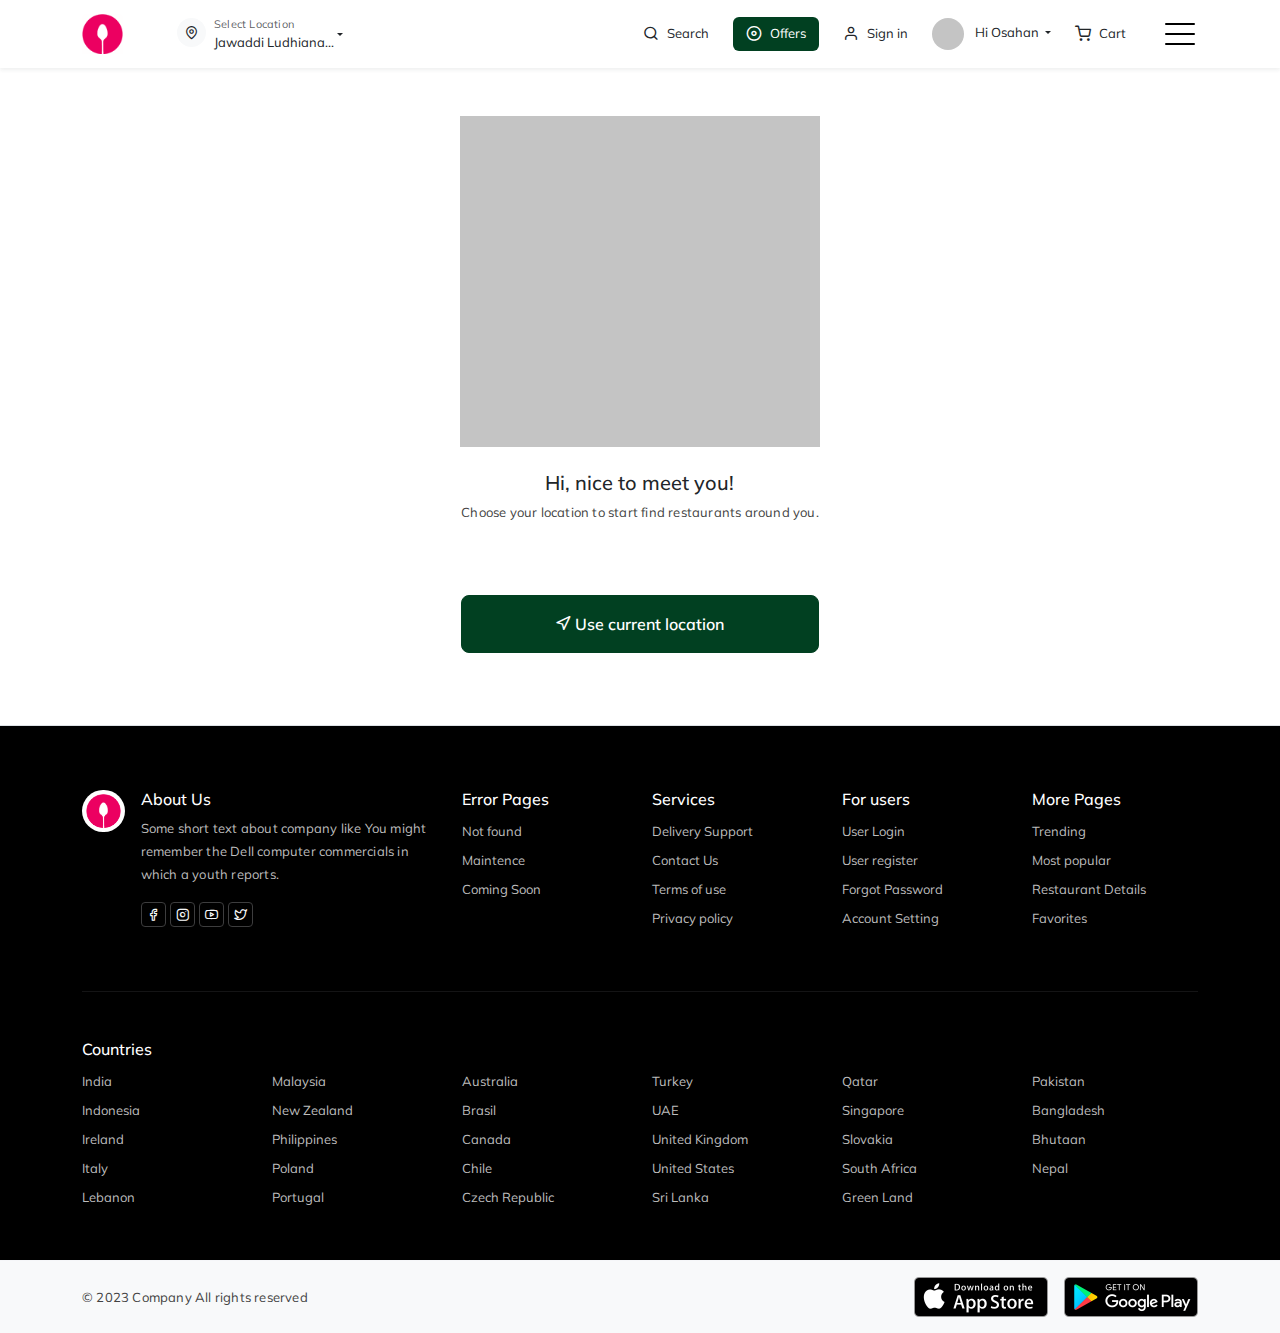
<file: location.html>
<!DOCTYPE html>
<html lang="en">

<head>
    <meta charset="utf-8">
    <meta name="viewport" content="width=device-width, initial-scale=1, shrink-to-fit=no">
    <meta name="description" content="Askbootstrap">
    <meta name="author" content="Askbootstrap">
    <link rel="icon" type="image/png" href="img/fav.png">
    <title>Swiggiweb - Online Food Ordering Website Template</title>
    <!-- Slick Slider -->
    <link href="vendor/slick/slick/slick.css" rel="stylesheet" type="text/css">
    <link href="vendor/slick/slick/slick-theme.css" rel="stylesheet" type="text/css">
    <!-- Feather Icon-->
    <link href="vendor/icons/feather.css" rel="stylesheet" type="text/css">
    <!-- Bootstrap core CSS -->
    <link href="vendor/bootstrap/css/bootstrap.min.css" rel="stylesheet">
    <!-- Custom styles for this template -->
    <link href="css/style.css" rel="stylesheet">
    <!-- Sidebar CSS -->
    <link href="vendor/sidebar/demo.css" rel="stylesheet">
</head>

<body class="bg-white">
    <header class="section-header">
        <section class="header-main shadow-sm bg-white">
            <div class="container">
                <div class="row align-items-center">
                    <div class="col-1">
                        <a href="home.html" class="brand-wrap mb-0">
                            <img alt="#" class="img-fluid" src="img/logo_web.png">
                        </a>
                        <!-- brand-wrap.// -->
                    </div>
                    <div class="col-3 d-flex align-items-center m-none">
                        <div class="dropdown me-3">
                            <a class="text-dark dropdown-toggle d-flex align-items-center py-3" href="#" id="navbarDropdown" role="button" data-bs-toggle="dropdown" aria-haspopup="true" aria-expanded="false">
                                <div><i class="feather-map-pin me-2 bg-light rounded-pill p-2 icofont-size"></i></div>
                                <div>
                                    <p class="text-muted mb-0 small">Select Location</p>
                                    Jawaddi Ludhiana...
                                </div>
                            </a>
                            <div class="dropdown-menu p-0 drop-loc">
                                <div class="osahan-country">
                                    <div class="search_location bg-primary p-3 text-end">
                                        <div class="input-group bg-white rounded shadow-sm">
                                            <span class="input-group-text bg-transparent border-0 rounded-0"
                                               ><i class="feather-search"></i></span>
                                            <input type="text"
                                                class="form-control bg-transparent border-0 rounded-0 px-0 shadow-none"
                                                placeholder="Enter Your Location" aria-label="Enter Your Location"
                                                >
                                        </div>
                                    </div>
                                    <div class="p-3 border-bottom">
                                        <a href="home.html" class="text-decoration-none">
                                            <p class="fw-bold text-primary m-0"><i class="feather-navigation"></i> New York, USA</p>
                                        </a>
                                    </div>
                                    <div class="filter">
                                        <h6 class="p-3 bg-light m-0 border-bottom">Choose your country</h6>
                                        <div class="border-bottom p-3">
                                            <div class="form-check form-check-reverse m-0">
                                                <input type="radio" id="customRadio1" name="location"
                                                    class="form-check-input">
                                                <label class="form-check-label text-start w-100"
                                                    for="customRadio1">Afghanistan</label>
                                            </div>
                                        </div>
                                        <div class="border-bottom p-3">
                                        <div class="form-check form-check-reverse m-0">
                                            <input type="radio" id="customRadio2" name="location"
                                                class="form-check-input" checked="">
                                            <label class="form-check-label text-start w-100"
                                                for="customRadio2">India</label>
                                        </div>
                                    </div>
                                    <div class="border-bottom p-3">
                                        <div class="form-check form-check-reverse m-0">
                                            <input type="radio" id="customRadio3" name="location"
                                                class="form-check-input">
                                            <label class="form-check-label text-start w-100"
                                                for="customRadio3">USA</label>
                                        </div>
                                        </div>
                                        <div class="border-bottom p-3">
                                        <div class="form-check form-check-reverse m-0">
                                            <input type="radio" id="customRadio4" name="location"
                                                class="form-check-input">
                                            <label class="form-check-label text-start w-100"
                                                for="customRadio4">Australia</label>
                                        </div>
                                        </div>
                                        <div class="border-bottom p-3">
                                        <div class="form-check form-check-reverse m-0">
                                            <input type="radio" id="customRadio5" name="location"
                                                class="form-check-input">
                                            <label class="form-check-label text-start w-100"
                                                for="customRadio5">Japan</label>
                                        </div>
                                        </div>
                                        <div class="p-3">
                                        <div class="form-check form-check-reverse m-0">
                                            <input type="radio" id="customRadio6" name="location"
                                                class="form-check-input">
                                            <label class="form-check-label text-start w-100"
                                                for="customRadio6">China</label>
                                        </div>
                                        </div>
                                    </div>
                                </div>
                            </div>
                        </div>
                    </div>
                    <!-- col.// -->
                    <div class="col-8">
                        <div class="d-flex align-items-center justify-content-end pe-5">
                            <!-- search -->
                            <a href="search.html" class="widget-header me-4 text-dark">
                                <div class="icon d-flex align-items-center">
                                    <i class="feather-search h6 me-2 mb-0"></i> <span>Search</span>
                                </div>
                            </a>
                            <!-- offers -->
                            <a href="offers.html" class="widget-header me-4 text-white btn bg-primary m-none">
                                <div class="icon d-flex align-items-center">
                                    <i class="feather-disc h6 me-2 mb-0"></i> <span>Offers</span>
                                </div>
                            </a>
                            <!-- signin -->
                            <a href="login.html" class="widget-header me-4 text-dark m-none">
                                <div class="icon d-flex align-items-center">
                                    <i class="feather-user h6 me-2 mb-0"></i> <span>Sign in</span>
                                </div>
                            </a>
                            <!-- my account -->
                            <div class="dropdown me-4 m-none">
                                <a href="#" class="dropdown-toggle text-dark py-3 d-block" id="dropdownMenuButton" data-bs-toggle="dropdown" aria-haspopup="true" aria-expanded="false">
                                    <img alt="#" src="img/user/1.jpg" class="img-fluid rounded-circle header-user me-2 header-user"> Hi Osahan
                                </a>
                                <div class="dropdown-menu dropdown-menu-right">
                                    <a class="dropdown-item" href="profile.html">My account</a>
                                    <a class="dropdown-item" href="faq.html">Delivery support</a>
                                    <a class="dropdown-item" href="contact-us.html">Contant us</a>
                                    <a class="dropdown-item" href="terms.html">Term of use</a>
                                    <a class="dropdown-item" href="privacy.html">Privacy policy</a>
                                    <a class="dropdown-item" href="login.html">Logout</a>
                                </div>
                            </div>
                            <!-- signin -->
                            <a href="checkout.html" class="widget-header me-4 text-dark">
                                <div class="icon d-flex align-items-center">
                                    <i class="feather-shopping-cart h6 me-2 mb-0"></i> <span>Cart</span>
                                </div>
                            </a>
                            <a class="toggle" href="#">
                                <span></span>
                            </a>
                        </div>
                        <!-- widgets-wrap.// -->
                    </div>
                    <!-- col.// -->
                </div>
                <!-- row.// -->
            </div>
            <!-- container.// -->
        </section>
        <!-- header-main .// -->
    </header>
    <div class="d-none">
        <div class="bg-primary border-bottom p-3 d-flex align-items-center mb-4">
            <a class="toggle togglew toggle-2" href="#"><span></span></a>
            <h4 class="fw-bold m-0 text-white">Location</h4>
        </div>
    </div>
    <div class="location-page container">
        <div class="d-flex align-items-center justify-content-center flex-column py-5">
            <img alt="#" src="img/location.png" class="img-fluid">
            <div class="px-4 text-center mt-4">
                <h5 class="text-dark">Hi, nice to meet you!</h5>
                <p class="mb-5">Choose your location to start find restaurants around you.</p>
                <a href="home.html" class="btn btn-lg btn-primary w-100 my-4"><i class="feather-navigation"></i> Use current location</a>
            </div>
        </div>
    </div>
    <!-- footer -->
    <footer class="section-footer border-top bg-dark">
        <div class="container">
            <div class="footer-top padding-y py-5">
                <div class="row pt-3">
                    <aside class="col-md-4 footer-about">
                        <article class="d-flex pb-3">
                            <div><img alt="#" src="img/logo_web.png" class="logo-footer me-3"></div>
                            <div>
                                <h6 class="title text-white">About Us</h6>
                                <p class="text-muted">Some short text about company like You might remember the Dell computer commercials in which a youth reports.</p>
                                <div class="d-flex align-items-center">
                                    <a class="btn btn-icon btn-outline-light me-1 btn-sm" title="Facebook" target="_blank" href="#"><i class="feather-facebook"></i></a>
                                    <a class="btn btn-icon btn-outline-light me-1 btn-sm" title="Instagram" target="_blank" href="#"><i class="feather-instagram"></i></a>
                                    <a class="btn btn-icon btn-outline-light me-1 btn-sm" title="Youtube" target="_blank" href="#"><i class="feather-youtube"></i></a>
                                    <a class="btn btn-icon btn-outline-light me-1 btn-sm" title="Twitter" target="_blank" href="#"><i class="feather-twitter"></i></a>
                                </div>
                            </div>
                        </article>
                    </aside>
                    <aside class="col-sm-3 col-md-2 text-white">
                        <h6 class="title">Error Pages</h6>
                        <ul class="list-unstyled hov_footer">
                            <li> <a href="not-found.html" class="text-muted">Not found</a></li>
                            <li> <a href="maintence.html" class="text-muted">Maintence</a></li>
                            <li> <a href="coming-soon.html" class="text-muted">Coming Soon</a></li>
                        </ul>
                    </aside>
                    <aside class="col-sm-3 col-md-2 text-white">
                        <h6 class="title">Services</h6>
                        <ul class="list-unstyled hov_footer">
                            <li> <a href="faq.html" class="text-muted">Delivery Support</a></li>
                            <li> <a href="contact-us.html" class="text-muted">Contact Us</a></li>
                            <li> <a href="terms.html" class="text-muted">Terms of use</a></li>
                            <li> <a href="privacy.html" class="text-muted">Privacy policy</a></li>
                        </ul>
                    </aside>
                    <aside class="col-sm-3  col-md-2 text-white">
                        <h6 class="title">For users</h6>
                        <ul class="list-unstyled hov_footer">
                            <li> <a href="login.html" class="text-muted"> User Login </a></li>
                            <li> <a href="signup.html" class="text-muted"> User register </a></li>
                            <li> <a href="forgot_password.html" class="text-muted"> Forgot Password </a></li>
                            <li> <a href="profile.html" class="text-muted"> Account Setting </a></li>
                        </ul>
                    </aside>
                    <aside class="col-sm-3  col-md-2 text-white">
                        <h6 class="title">More Pages</h6>
                        <ul class="list-unstyled hov_footer">
                            <li> <a href="trending.html" class="text-muted"> Trending </a></li>
                            <li> <a href="most_popular.html" class="text-muted"> Most popular </a></li>
                            <li> <a href="restaurant.html" class="text-muted"> Restaurant Details </a></li>
                            <li> <a href="favorites.html" class="text-muted"> Favorites </a></li>
                        </ul>
                    </aside>
                </div>
                <!-- row.// -->
            </div>
            <!-- footer-top.// -->
            <section class="footer-center border-top padding-y py-5">
                <h6 class="title text-white">Countries</h6>
                <div class="row">
                    <aside class="col-sm-2 col-md-2 text-white">
                        <ul class="list-unstyled hov_footer">
                            <li> <a href="#" class="text-muted">India</a></li>
                            <li> <a href="#" class="text-muted">Indonesia</a></li>
                            <li> <a href="#" class="text-muted">Ireland</a></li>
                            <li> <a href="#" class="text-muted">Italy</a></li>
                            <li> <a href="#" class="text-muted">Lebanon</a></li>
                        </ul>
                    </aside>
                    <aside class="col-sm-2 col-md-2 text-white">
                        <ul class="list-unstyled hov_footer">
                            <li> <a href="#" class="text-muted">Malaysia</a></li>
                            <li> <a href="#" class="text-muted">New Zealand</a></li>
                            <li> <a href="#" class="text-muted">Philippines</a></li>
                            <li> <a href="#" class="text-muted">Poland</a></li>
                            <li> <a href="#" class="text-muted">Portugal</a></li>
                        </ul>
                    </aside>
                    <aside class="col-sm-2 col-md-2 text-white">
                        <ul class="list-unstyled hov_footer">
                            <li> <a href="#" class="text-muted">Australia</a></li>
                            <li> <a href="#" class="text-muted">Brasil</a></li>
                            <li> <a href="#" class="text-muted">Canada</a></li>
                            <li> <a href="#" class="text-muted">Chile</a></li>
                            <li> <a href="#" class="text-muted">Czech Republic</a></li>
                        </ul>
                    </aside>
                    <aside class="col-sm-2 col-md-2 text-white">
                        <ul class="list-unstyled hov_footer">
                            <li> <a href="#" class="text-muted">Turkey</a></li>
                            <li> <a href="#" class="text-muted">UAE</a></li>
                            <li> <a href="#" class="text-muted">United Kingdom</a></li>
                            <li> <a href="#" class="text-muted">United States</a></li>
                            <li> <a href="#" class="text-muted">Sri Lanka</a></li>
                        </ul>
                    </aside>
                    <aside class="col-sm-2 col-md-2 text-white">
                        <ul class="list-unstyled hov_footer">
                            <li> <a href="#" class="text-muted">Qatar</a></li>
                            <li> <a href="#" class="text-muted">Singapore</a></li>
                            <li> <a href="#" class="text-muted">Slovakia</a></li>
                            <li> <a href="#" class="text-muted">South Africa</a></li>
                            <li> <a href="#" class="text-muted">Green Land</a></li>
                        </ul>
                    </aside>
                    <aside class="col-sm-2 col-md-2 text-white">
                        <ul class="list-unstyled hov_footer">
                            <li> <a href="#" class="text-muted">Pakistan</a></li>
                            <li> <a href="#" class="text-muted">Bangladesh</a></li>
                            <li> <a href="#" class="text-muted">Bhutaan</a></li>
                            <li> <a href="#" class="text-muted">Nepal</a></li>
                        </ul>
                    </aside>
                </div>
                <!-- row.// -->
            </section>
        </div>
        <!-- //container -->
        <div class="footer-copyright border-top py-3 bg-light">
            <div class="container d-flex align-items-center">
                <p class="mb-0"> © 2023 Company All rights reserved </p>
                <p class="text-muted mb-0 ms-auto d-flex align-items-center">
                    <a href="#" class="d-block"><img alt="#" src="img/appstore.png" height="40"></a>
                    <a href="#" class="d-block ms-3"><img alt="#" src="img/playmarket.png" height="40"></a>
                </p>
            </div>
        </div>
    </footer>
    <nav id="main-nav">
        <ul class="second-nav">
            <li><a href="home.html"><i class="feather-home me-2"></i> Homepage</a></li>
            <li><a href="my_order.html"><i class="feather-list me-2"></i> My Orders</a></li>
            <li>
                <a href="#"><i class="feather-edit-2 me-2"></i> Authentication</a>
                <ul>
                    <li><a href="login.html">Login</a></li>
                    <li><a href="signup.html">Register</a></li>
                    <li><a href="forgot_password.html">Forgot Password</a></li>
                    <li><a href="verification.html">Verification</a></li>
                    <li><a href="location.html">Location</a></li>
                </ul>
            </li>
            <li><a href="favorites.html"><i class="feather-heart me-2"></i> Favorites</a></li>
            <li><a href="trending.html"><i class="feather-trending-up me-2"></i> Trending</a></li>
            <li><a href="most_popular.html"><i class="feather-award me-2"></i> Most Popular</a></li>
            <li><a href="restaurant.html"><i class="feather-paperclip me-2"></i> Restaurant Detail</a></li>
            <li><a href="checkout.html"><i class="feather-list me-2"></i> Checkout</a></li>
            <li><a href="successful.html"><i class="feather-check-circle me-2"></i> Successful</a></li>
            <li><a href="map.html"><i class="feather-map-pin me-2"></i> Live Map</a></li>
            <li>
                <a href="#"><i class="feather-user me-2"></i> Profile</a>
                <ul>
                    <li><a href="profile.html">Profile</a></li>
                    <li><a href="favorites.html">Delivery support</a></li>
                    <li><a href="contact-us.html">Contact Us</a></li>
                    <li><a href="terms.html">Terms of use</a></li>
                    <li><a href="privacy.html">Privacy & Policy</a></li>
                </ul>
            </li>
            <li>
                <a href="#"><i class="feather-alert-triangle me-2"></i> Error</a>
                <ul>
                    <li><a href="not-found.html">Not Found</a>
                        <li><a href="maintence.html"> Maintence</a>
                            <li><a href="coming-soon.html">Coming Soon</a>
                </ul>
                </li>
                <li>
                    <a href="#"><i class="feather-link me-2"></i> Navigation Link Example</a>
                    <ul>
                        <li>
                            <a href="#">Link Example 1</a>
                            <ul>
                                <li>
                                    <a href="#">Link Example 1.1</a>
                                    <ul>
                                        <li><a href="#">Link</a></li>
                                        <li><a href="#">Link</a></li>
                                        <li><a href="#">Link</a></li>
                                        <li><a href="#">Link</a></li>
                                        <li><a href="#">Link</a></li>
                                    </ul>
                                </li>
                                <li>
                                    <a href="#">Link Example 1.2</a>
                                    <ul>
                                        <li><a href="#">Link</a></li>
                                        <li><a href="#">Link</a></li>
                                        <li><a href="#">Link</a></li>
                                        <li><a href="#">Link</a></li>
                                    </ul>
                                </li>
                            </ul>
                        </li>
                        <li><a href="#">Link Example 2</a></li>
                        <li><a href="#">Link Example 3</a></li>
                        <li><a href="#">Link Example 4</a></li>
                        <li data-nav-custom-content>
                            <div class="custom-message">
                                You can add any custom content to your navigation items. This text is just an example.
                            </div>
                        </li>
                    </ul>
                </li>
        </ul>
        <ul class="bottom-nav">
            <li class="email">
                <a class="text-danger" href="home.html">
                    <p class="h5 m-0"><i class="feather-home text-danger"></i></p>
                    Home
                </a>
            </li>
            <li class="github">
                <a href="faq.html">
                    <p class="h5 m-0"><i class="feather-message-circle"></i></p>
                    FAQ
                </a>
            </li>
            <li class="ko-fi">
                <a href="contact-us.html">
                    <p class="h5 m-0"><i class="feather-phone"></i></p>
                    Help
                </a>
            </li>
        </ul>
    </nav>
    <div class="osahan-menu-fotter fixed-bottom bg-white px-3 py-2 text-center d-none">
        <div class="row">
            <div class="col selected">
                <a href="home.html" class="text-danger small fw-bold text-decoration-none">
                    <p class="h4 m-0"><i class="feather-home text-danger"></i></p>
                    Home
                </a>
            </div>
            <div class="col">
                <a href="most_popular.html" class="text-dark small fw-bold text-decoration-none">
                    <p class="h4 m-0"><i class="feather-map-pin"></i></p>
                    Trending
                </a>
            </div>
            <div class="col bg-white rounded-circle mt-n4 px-3 py-2">
                <div class="bg-danger rounded-circle mt-n0 shadow">
                    <a href="checkout.html" class="text-white small fw-bold text-decoration-none">
                        <i class="feather-shopping-cart"></i>
                    </a>
                </div>
            </div>
            <div class="col">
                <a href="favorites.html" class="text-dark small fw-bold text-decoration-none">
                    <p class="h4 m-0"><i class="feather-heart"></i></p>
                    Favorites
                </a>
            </div>
            <div class="col">
                <a href="profile.html" class="text-dark small fw-bold text-decoration-none">
                    <p class="h4 m-0"><i class="feather-user"></i></p>
                    Profile
                </a>
            </div>
        </div>
    </div>
    <!-- Bootstrap core JavaScript -->
    <script type="text/javascript" src="vendor/jquery/jquery.min.js"></script>
    <script type="text/javascript" src="vendor/bootstrap/js/bootstrap.bundle.min.js"></script>
    <!-- slick Slider JS-->
    <script type="text/javascript" src="vendor/slick/slick/slick.min.js"></script>
    <!-- Sidebar JS-->
    <script type="text/javascript" src="vendor/sidebar/hc-offcanvas-nav.js"></script>
    <!-- Custom scripts for all pages-->
    <script type="text/javascript" src="js/osahan.js"></script>
</body>

</html>
</file>
<file: vendor/icons/feather.css>
@font-face {
	font-family: 'Feather';
	src:
	url('fonts/Feather.ttf?sdxovp') format('truetype'),
	url('fonts/Feather.woff?sdxovp') format('woff'),
	url('fonts/Feather.svg?sdxovp#Feather') format('svg');
	font-weight: normal;
	font-style: normal;
}
[class^="feather-"], [class*=" feather-"] {
	font-family: 'feather' !important;
	speak: none;
	font-style: normal;
	font-weight: normal;
	font-variant: normal;
	text-transform: none;
	line-height: 1;
	-webkit-font-smoothing: antialiased;
	-moz-osx-font-smoothing: grayscale;
}

.feather-activity:before {
	content: "\e900";
}
.feather-airplay:before {
	content: "\e901";
}
.feather-alert-circle:before {
	content: "\e902";
}
.feather-alert-octagon:before {
	content: "\e903";
}
.feather-alert-triangle:before {
	content: "\e904";
}
.feather-align-center:before {
	content: "\e905";
}
.feather-align-justify:before {
	content: "\e906";
}
.feather-align-left:before {
	content: "\e907";
}
.feather-align-right:before {
	content: "\e908";
}
.feather-anchor:before {
	content: "\e909";
}
.feather-aperture:before {
	content: "\e90a";
}
.feather-archive:before {
	content: "\e90b";
}
.feather-arrow-down:before {
	content: "\e90c";
}
.feather-arrow-down-circle:before {
	content: "\e90d";
}
.feather-arrow-down-left:before {
	content: "\e90e";
}
.feather-arrow-down-right:before {
	content: "\e90f";
}
.feather-arrow-left:before {
	content: "\e910";
}
.feather-arrow-left-circle:before {
	content: "\e911";
}
.feather-arrow-right:before {
	content: "\e912";
}
.feather-arrow-right-circle:before {
	content: "\e913";
}
.feather-arrow-up:before {
	content: "\e914";
}
.feather-arrow-up-circle:before {
	content: "\e915";
}
.feather-arrow-up-left:before {
	content: "\e916";
}
.feather-arrow-up-right:before {
	content: "\e917";
}
.feather-at-sign:before {
	content: "\e918";
}
.feather-award:before {
	content: "\e919";
}
.feather-bar-chart:before {
	content: "\e91a";
}
.feather-bar-chart-2:before {
	content: "\e91b";
}
.feather-battery:before {
	content: "\e91c";
}
.feather-battery-charging:before {
	content: "\e91d";
}
.feather-bell:before {
	content: "\e91e";
}
.feather-bell-off:before {
	content: "\e91f";
}
.feather-bluetooth:before {
	content: "\e920";
}
.feather-bold:before {
	content: "\e921";
}
.feather-book:before {
	content: "\e922";
}
.feather-book-open:before {
	content: "\e923";
}
.feather-bookmark:before {
	content: "\e924";
}
.feather-box:before {
	content: "\e925";
}
.feather-briefcase:before {
	content: "\e926";
}
.feather-calendar:before {
	content: "\e927";
}
.feather-camera:before {
	content: "\e928";
}
.feather-camera-off:before {
	content: "\e929";
}
.feather-cast:before {
	content: "\e92a";
}
.feather-check:before {
	content: "\e92b";
}
.feather-check-circle:before {
	content: "\e92c";
}
.feather-check-square:before {
	content: "\e92d";
}
.feather-chevron-down:before {
	content: "\e92e";
}
.feather-chevron-left:before {
	content: "\e92f";
}
.feather-chevron-right:before {
	content: "\e930";
}
.feather-chevron-up:before {
	content: "\e931";
}
.feather-chevrons-down:before {
	content: "\e932";
}
.feather-chevrons-left:before {
	content: "\e933";
}
.feather-chevrons-right:before {
	content: "\e934";
}
.feather-chevrons-up:before {
	content: "\e935";
}
.feather-chrome:before {
	content: "\e936";
}
.feather-circle:before {
	content: "\e937";
}
.feather-clipboard:before {
	content: "\e938";
}
.feather-clock:before {
	content: "\e939";
}
.feather-cloud:before {
	content: "\e93a";
}
.feather-cloud-drizzle:before {
	content: "\e93b";
}
.feather-cloud-lightning:before {
	content: "\e93c";
}
.feather-cloud-off:before {
	content: "\e93d";
}
.feather-cloud-rain:before {
	content: "\e93e";
}
.feather-cloud-snow:before {
	content: "\e93f";
}
.feather-code:before {
	content: "\e940";
}
.feather-codepen:before {
	content: "\e941";
}
.feather-command:before {
	content: "\e942";
}
.feather-compass:before {
	content: "\e943";
}
.feather-copy:before {
	content: "\e944";
}
.feather-corner-down-left:before {
	content: "\e945";
}
.feather-corner-down-right:before {
	content: "\e946";
}
.feather-corner-left-down:before {
	content: "\e947";
}
.feather-corner-left-up:before {
	content: "\e948";
}
.feather-corner-right-down:before {
	content: "\e949";
}
.feather-corner-right-up:before {
	content: "\e94a";
}
.feather-corner-up-left:before {
	content: "\e94b";
}
.feather-corner-up-right:before {
	content: "\e94c";
}
.feather-cpu:before {
	content: "\e94d";
}
.feather-credit-card:before {
	content: "\e94e";
}
.feather-crop:before {
	content: "\e94f";
}
.feather-crosshair:before {
	content: "\e950";
}
.feather-database:before {
	content: "\e951";
}
.feather-delete:before {
	content: "\e952";
}
.feather-disc:before {
	content: "\e953";
}
.feather-dollar-sign:before {
	content: "\e954";
}
.feather-download:before {
	content: "\e955";
}
.feather-download-cloud:before {
	content: "\e956";
}
.feather-droplet:before {
	content: "\e957";
}
.feather-edit:before {
	content: "\e958";
}
.feather-edit-2:before {
	content: "\e959";
}
.feather-edit-3:before {
	content: "\e95a";
}
.feather-external-link:before {
	content: "\e95b";
}
.feather-eye:before {
	content: "\e95c";
}
.feather-eye-off:before {
	content: "\e95d";
}
.feather-facebook:before {
	content: "\e95e";
}
.feather-fast-forward:before {
	content: "\e95f";
}
.feather-feather:before {
	content: "\e960";
}
.feather-file:before {
	content: "\e961";
}
.feather-file-minus:before {
	content: "\e962";
}
.feather-file-plus:before {
	content: "\e963";
}
.feather-file-text:before {
	content: "\e964";
}
.feather-film:before {
	content: "\e965";
}
.feather-filter:before {
	content: "\e966";
}
.feather-flag:before {
	content: "\e967";
}
.feather-folder:before {
	content: "\e968";
}
.feather-folder-minus:before {
	content: "\e969";
}
.feather-folder-plus:before {
	content: "\e96a";
}
.feather-gift:before {
	content: "\e96b";
}
.feather-git-branch:before {
	content: "\e96c";
}
.feather-git-commit:before {
	content: "\e96d";
}
.feather-git-merge:before {
	content: "\e96e";
}
.feather-git-pull-request:before {
	content: "\e96f";
}
.feather-github:before {
	content: "\e970";
}
.feather-gitlab:before {
	content: "\e971";
}
.feather-globe:before {
	content: "\e972";
}
.feather-grid:before {
	content: "\e973";
}
.feather-hard-drive:before {
	content: "\e974";
}
.feather-hash:before {
	content: "\e975";
}
.feather-headphones:before {
	content: "\e976";
}
.feather-heart:before {
	content: "\e977";
}
.feather-help-circle:before {
	content: "\e978";
}
.feather-home:before {
	content: "\e979";
}
.feather-image:before {
	content: "\e97a";
}
.feather-inbox:before {
	content: "\e97b";
}
.feather-info:before {
	content: "\e97c";
}
.feather-instagram:before {
	content: "\e97d";
}
.feather-italic:before {
	content: "\e97e";
}
.feather-layers:before {
	content: "\e97f";
}
.feather-layout:before {
	content: "\e980";
}
.feather-life-buoy:before {
	content: "\e981";
}
.feather-link:before {
	content: "\e982";
}
.feather-link-2:before {
	content: "\e983";
}
.feather-linkedin:before {
	content: "\e984";
}
.feather-list:before {
	content: "\e985";
}
.feather-loader:before {
	content: "\e986";
}
.feather-lock:before {
	content: "\e987";
}
.feather-log-in:before {
	content: "\e988";
}
.feather-log-out:before {
	content: "\e989";
}
.feather-mail:before {
	content: "\e98a";
}
.feather-map:before {
	content: "\e98b";
}
.feather-map-pin:before {
	content: "\e98c";
}
.feather-maximize:before {
	content: "\e98d";
}
.feather-maximize-2:before {
	content: "\e98e";
}
.feather-menu:before {
	content: "\e98f";
}
.feather-message-circle:before {
	content: "\e990";
}
.feather-message-square:before {
	content: "\e991";
}
.feather-mic:before {
	content: "\e992";
}
.feather-mic-off:before {
	content: "\e993";
}
.feather-minimize:before {
	content: "\e994";
}
.feather-minimize-2:before {
	content: "\e995";
}
.feather-minus:before {
	content: "\e996";
}
.feather-minus-circle:before {
	content: "\e997";
}
.feather-minus-square:before {
	content: "\e998";
}
.feather-monitor:before {
	content: "\e999";
}
.feather-moon:before {
	content: "\e99a";
}
.feather-more-horizontal:before {
	content: "\e99b";
}
.feather-more-vertical:before {
	content: "\e99c";
}
.feather-move:before {
	content: "\e99d";
}
.feather-music:before {
	content: "\e99e";
}
.feather-navigation:before {
	content: "\e99f";
}
.feather-navigation-2:before {
	content: "\e9a0";
}
.feather-octagon:before {
	content: "\e9a1";
}
.feather-package:before {
	content: "\e9a2";
}
.feather-paperclip:before {
	content: "\e9a3";
}
.feather-pause:before {
	content: "\e9a4";
}
.feather-pause-circle:before {
	content: "\e9a5";
}
.feather-percent:before {
	content: "\e9a6";
}
.feather-phone:before {
	content: "\e9a7";
}
.feather-phone-call:before {
	content: "\e9a8";
}
.feather-phone-forwarded:before {
	content: "\e9a9";
}
.feather-phone-incoming:before {
	content: "\e9aa";
}
.feather-phone-missed:before {
	content: "\e9ab";
}
.feather-phone-off:before {
	content: "\e9ac";
}
.feather-phone-outgoing:before {
	content: "\e9ad";
}
.feather-pie-chart:before {
	content: "\e9ae";
}
.feather-play:before {
	content: "\e9af";
}
.feather-play-circle:before {
	content: "\e9b0";
}
.feather-plus:before {
	content: "\e9b1";
}
.feather-plus-circle:before {
	content: "\e9b2";
}
.feather-plus-square:before {
	content: "\e9b3";
}
.feather-pocket:before {
	content: "\e9b4";
}
.feather-power:before {
	content: "\e9b5";
}
.feather-printer:before {
	content: "\e9b6";
}
.feather-radio:before {
	content: "\e9b7";
}
.feather-refresh-ccw:before {
	content: "\e9b8";
}
.feather-refresh-cw:before {
	content: "\e9b9";
}
.feather-repeat:before {
	content: "\e9ba";
}
.feather-rewind:before {
	content: "\e9bb";
}
.feather-rotate-ccw:before {
	content: "\e9bc";
}
.feather-rotate-cw:before {
	content: "\e9bd";
}
.feather-rss:before {
	content: "\e9be";
}
.feather-save:before {
	content: "\e9bf";
}
.feather-scissors:before {
	content: "\e9c0";
}
.feather-search:before {
	content: "\e9c1";
}
.feather-send:before {
	content: "\e9c2";
}
.feather-server:before {
	content: "\e9c3";
}
.feather-settings:before {
	content: "\e9c4";
}
.feather-share:before {
	content: "\e9c5";
}
.feather-share-2:before {
	content: "\e9c6";
}
.feather-shield:before {
	content: "\e9c7";
}
.feather-shield-off:before {
	content: "\e9c8";
}
.feather-shopping-bag:before {
	content: "\e9c9";
}
.feather-shopping-cart:before {
	content: "\e9ca";
}
.feather-shuffle:before {
	content: "\e9cb";
}
.feather-sidebar:before {
	content: "\e9cc";
}
.feather-skip-back:before {
	content: "\e9cd";
}
.feather-skip-forward:before {
	content: "\e9ce";
}
.feather-slack:before {
	content: "\e9cf";
}
.feather-slash:before {
	content: "\e9d0";
}
.feather-sliders:before {
	content: "\e9d1";
}
.feather-smartphone:before {
	content: "\e9d2";
}
.feather-speaker:before {
	content: "\e9d3";
}
.feather-square:before {
	content: "\e9d4";
}
.feather-star:before {
	content: "\e9d5";
}
.feather-stop-circle:before {
	content: "\e9d6";
}
.feather-sun:before {
	content: "\e9d7";
}
.feather-sunrise:before {
	content: "\e9d8";
}
.feather-sunset:before {
	content: "\e9d9";
}
.feather-tablet:before {
	content: "\e9da";
}
.feather-tag:before {
	content: "\e9db";
}
.feather-target:before {
	content: "\e9dc";
}
.feather-terminal:before {
	content: "\e9dd";
}
.feather-thermometer:before {
	content: "\e9de";
}
.feather-thumbs-down:before {
	content: "\e9df";
}
.feather-thumbs-up:before {
	content: "\e9e0";
}
.feather-toggle-left:before {
	content: "\e9e1";
}
.feather-toggle-right:before {
	content: "\e9e2";
}
.feather-trash:before {
	content: "\e9e3";
}
.feather-trash-2:before {
	content: "\e9e4";
}
.feather-trending-down:before {
	content: "\e9e5";
}
.feather-trending-up:before {
	content: "\e9e6";
}
.feather-triangle:before {
	content: "\e9e7";
}
.feather-truck:before {
	content: "\e9e8";
}
.feather-tv:before {
	content: "\e9e9";
}
.feather-twitter:before {
	content: "\e9ea";
}
.feather-type:before {
	content: "\e9eb";
}
.feather-umbrella:before {
	content: "\e9ec";
}
.feather-underline:before {
	content: "\e9ed";
}
.feather-unlock:before {
	content: "\e9ee";
}
.feather-upload:before {
	content: "\e9ef";
}
.feather-upload-cloud:before {
	content: "\e9f0";
}
.feather-user:before {
	content: "\e9f1";
}
.feather-user-check:before {
	content: "\e9f2";
}
.feather-user-minus:before {
	content: "\e9f3";
}
.feather-user-plus:before {
	content: "\e9f4";
}
.feather-user-x:before {
	content: "\e9f5";
}
.feather-users:before {
	content: "\e9f6";
}
.feather-video:before {
	content: "\e9f7";
}
.feather-video-off:before {
	content: "\e9f8";
}
.feather-voicemail:before {
	content: "\e9f9";
}
.feather-volume:before {
	content: "\e9fa";
}
.feather-volume-1:before {
	content: "\e9fb";
}
.feather-volume-2:before {
	content: "\e9fc";
}
.feather-volume-x:before {
	content: "\e9fd";
}
.feather-watch:before {
	content: "\e9fe";
}
.feather-wifi:before {
	content: "\e9ff";
}
.feather-wifi-off:before {
	content: "\ea00";
}
.feather-wind:before {
	content: "\ea01";
}
.feather-x:before {
	content: "\ea02";
}
.feather-x-circle:before {
	content: "\ea03";
}
.feather-x-square:before {
	content: "\ea04";
}
.feather-youtube:before {
	content: "\ea05";
}
.feather-zap:before {
	content: "\ea06";
}
.feather-zap-off:before {
	content: "\ea07";
}
.feather-zoom-in:before {
	content: "\ea08";
}
.feather-zoom-out:before {
	content: "\ea09";
}
</file>
<file: vendor/sidebar/demo.css>
html.hc-nav-yscroll {
    overflow-y: scroll
}

li.nav-close {
    display: none !important;
}

li.nav-close .nav-item-wrapper {
    display: none;
}

body.hc-nav-open {
    overflow: visible;
    position: fixed;
    width: 100%;
    min-height: 100%
}

.hc-offcanvas-nav {
    visibility: hidden;
    display: none;
    position: fixed;
    top: 0;
    height: 100%;
    z-index: 9999
}

.hc-offcanvas-nav.is-ios * {
    cursor: pointer !important
}

.hc-offcanvas-nav .nav-container {
    position: fixed;
    z-index: 9998;
    top: 0;
    height: 100%;
    max-width: 100%;
    max-height: 100%;
    box-sizing: border-box;
    transition: transform .4s ease
}

.hc-offcanvas-nav .nav-wrapper {
    width: 100%;
    height: 100%;
    box-sizing: border-box;
    -ms-scroll-chaining: none;
    overscroll-behavior: none
}

.hc-offcanvas-nav .nav-content {
    height: 100%
}

.hc-offcanvas-nav .nav-wrapper-0>.nav-content {
    overflow: scroll;
    overflow-x: visible;
    overflow-y: auto;
    box-sizing: border-box
}

.hc-offcanvas-nav ul {
    list-style: none;
    margin: 0;
    padding: 0
}

.hc-offcanvas-nav li {
    position: relative;
    display: block
}

.hc-offcanvas-nav li.level-open>.nav-wrapper {
    visibility: visible
}

.hc-offcanvas-nav li:not(.custom-content) a {
    position: relative;
    display: block;
    box-sizing: border-box;
    cursor: pointer
}

.hc-offcanvas-nav li:not(.custom-content) a[disabled] {
    cursor: not-allowed
}

.hc-offcanvas-nav li:not(.custom-content) a,
.hc-offcanvas-nav li:not(.custom-content) a:hover {
    text-decoration: none
}

.hc-offcanvas-nav input[type="checkbox"] {
    display: none
}

.hc-offcanvas-nav label {
    position: absolute;
    top: 0;
    left: 0;
    right: 0;
    bottom: 0;
    z-index: 10;
    cursor: pointer
}

.hc-offcanvas-nav .nav-item {
    position: relative;
    display: block;
    box-sizing: border-box
}

.hc-offcanvas-nav.disable-body::after,
.hc-offcanvas-nav .nav-wrapper::after {
    content: '';
    position: fixed;
    z-index: 9990;
    top: 0;
    left: 0;
    right: 0;
    bottom: 0;
    width: 100%;
    height: 100%;
    -ms-scroll-chaining: none;
    overscroll-behavior: none;
    visibility: hidden;
    opacity: 0;
    transition: visibility 0s ease .4s, opacity .4s ease
}

.hc-offcanvas-nav.disable-body.nav-open::after,
.hc-offcanvas-nav .sub-level-open::after {
    visibility: visible;
    opacity: 1;
    transition-delay: .05s
}

.hc-offcanvas-nav:not(.nav-open)::after {
    pointer-events: none
}

.hc-offcanvas-nav.nav-levels-expand .nav-wrapper::after {
    display: none
}

.hc-offcanvas-nav.nav-levels-expand .nav-wrapper.nav-wrapper-0 {
    max-height: 100vh
}

.hc-offcanvas-nav.nav-levels-expand .nav-wrapper.nav-wrapper-0>.nav-content {
    overflow: scroll;
    overflow-x: visible;
    overflow-y: auto;
    box-sizing: border-box;
    max-height: 100vh
}

.hc-offcanvas-nav.nav-levels-expand ul .nav-wrapper {
    min-width: 0;
    max-height: 0;
    visibility: hidden;
    overflow: hidden;
    transition: height 0s ease .4s
}

.hc-offcanvas-nav.nav-levels-expand .level-open>.nav-wrapper {
    max-height: none;
    overflow: visible;
    visibility: visible
}

.hc-offcanvas-nav.nav-levels-overlap .nav-content {
    overflow: scroll;
    overflow-x: visible;
    overflow-y: auto;
    box-sizing: border-box;
    max-height: 100vh
}

.hc-offcanvas-nav.nav-levels-overlap .nav-wrapper {
    max-height: 100vh
}

.hc-offcanvas-nav.nav-levels-overlap ul .nav-wrapper {
    position: absolute;
    z-index: 9999;
    top: 0;
    height: 100%;
    visibility: hidden;
    transition: visibility 0s ease .4s, transform .4s ease
}

.hc-offcanvas-nav.nav-levels-overlap ul li.nav-parent {
    position: static
}

.hc-offcanvas-nav.nav-levels-overlap ul li.level-open>.nav-wrapper {
    visibility: visible;
    transform: translate3d(0, 0, 0);
    transition: transform .4s ease
}

.hc-offcanvas-nav.nav-position-left {
    left: 0
}

.hc-offcanvas-nav.nav-position-left .nav-container {
    left: 0
}

.hc-offcanvas-nav.nav-position-left.nav-levels-overlap li .nav-wrapper {
    left: 0;
    transform: translate3d(-100%, 0, 0)
}

.hc-offcanvas-nav.nav-position-right {
    right: 0
}

.hc-offcanvas-nav.nav-position-right .nav-container {
    right: 0
}

.hc-offcanvas-nav.nav-position-right.nav-levels-overlap li .nav-wrapper {
    right: 0;
    transform: translate3d(100%, 0, 0)
}

.hc-offcanvas-nav.nav-position-top {
    top: 0
}

.hc-offcanvas-nav.nav-position-top .nav-container {
    top: 0;
    width: 100%
}

.hc-offcanvas-nav.nav-position-top.nav-levels-overlap li .nav-wrapper {
    left: 0;
    transform: translate3d(0, -100%, 0)
}

.hc-offcanvas-nav.nav-position-bottom {
    top: auto;
    bottom: 0
}

.hc-offcanvas-nav.nav-position-bottom .nav-container {
    top: auto;
    bottom: 0;
    width: 100%
}

.hc-offcanvas-nav.nav-position-bottom.nav-levels-overlap li .nav-wrapper {
    left: 0;
    transform: translate3d(0, 100%, 0)
}

.hc-offcanvas-nav.nav-open[class*='hc-nav-'] div.nav-container {
    transform: translate3d(0, 0, 0)
}

.hc-offcanvas-nav.rtl li {
    text-align: right
}

.hc-offcanvas-nav.rtl .nav-next,
.hc-offcanvas-nav.rtl li.nav-back span,
.hc-offcanvas-nav.rtl li.nav-close span {
    left: 0;
    right: unset
}

.hc-nav-trigger.hc-nav-1,
.hc-nav-trigger {
    display: none;
}

.hc-nav-trigger {
    position: absolute;
    cursor: pointer;
    -webkit-user-select: none;
    -moz-user-select: none;
    -ms-user-select: none;
    user-select: none;
    display: none;
    top: 22px;
    width: 30px;
    min-height: 24px;
    right: 15px;
}

.hc-nav-trigger span {
    width: 30px;
    top: 50%;
    transform: translateY(-50%);
    transform-origin: 50% 50%
}

.hc-nav-trigger span,
.hc-nav-trigger span::before,
.hc-nav-trigger span::after {
    display: block;
    position: absolute;
    left: 0;
    height: 2px;
    border-radius: 2px;
    background: #000000;
    transition: all .2s ease
}

.hc-nav-trigger span::before,
.hc-nav-trigger span::after {
    content: '';
    width: 100%
}

.hc-nav-trigger span::before {
    top: -10px
}

.hc-nav-trigger span::after {
    bottom: -10px
}

.hc-nav-trigger.toggle-open span {
    background: rgba(0, 0, 0, 0);
    transform: rotate(45deg)
}

.hc-nav-trigger.toggle-open span::before {
    transform: translate3d(0, 10px, 0)
}

.hc-nav-trigger.toggle-open span::after {
    transform: rotate(-90deg) translate3d(10px, 0, 0)
}

.hc-offcanvas-nav::after,
.hc-offcanvas-nav .nav-wrapper::after {
    background: rgba(0, 0, 0, 0.3)
}

.hc-offcanvas-nav .nav-container,
.hc-offcanvas-nav .nav-wrapper,
.hc-offcanvas-nav ul {
    background: #fff;
}

.hc-offcanvas-nav h2 {
    font-size: 19px;
    font-weight: normal;
    text-align: left;
    margin-bottom: 0px;
    padding: 20px 17px;
    background: #343a40;
    color: #fff;
}

.hc-offcanvas-nav .nav-item {
    padding: 14px 17px;
    font-size: 15px;
    color: #343a40;
    z-index: 1;
    background: rgba(0, 0, 0, 0);
    border-bottom: 1px solid #edf1f4
}

.hc-offcanvas-nav .nav-item:focus,
.hc-offcanvas-nav .nav-item:focus-within {
    z-index: 10
}

.hc-offcanvas-nav .nav-item-wrapper {
    position: relative
}

.hc-offcanvas-nav .nav-close:focus,
.hc-offcanvas-nav .nav-next:focus,
.hc-offcanvas-nav .nav-back:focus {
    z-index: 10
}

.hc-offcanvas-nav li:not(.custom-content) a {
    padding: 14px 17px;
    font-size: 13px;
    color: #343a40;
    z-index: 1;
    background: rgba(0, 0, 0, 0);
    border-bottom: 1px solid #edf1f4
}

.hc-offcanvas-nav li:not(.custom-content) a[disabled] {
    color: rgb(128, 130, 132);
}

.hc-offcanvas-nav:not(.touch-device) li:not(.custom-content) a:hover {
    background: #edf1f4;
}

.hc-offcanvas-nav ul:first-of-type:not(:first-child)>li:first-child:not(.nav-back):not(.nav-close)>a {
    border-top: 1px solid #edf1f4;
    margin-top: -1px
}

.hc-offcanvas-nav li {
    text-align: left
}

.hc-offcanvas-nav li.nav-close a,
.hc-offcanvas-nav li.nav-back a {
    background: #edf1f4;
    border-top: 1px solid #edf1f4;
    border-bottom: 1px solid #edf1f4
}

.hc-offcanvas-nav li.nav-close a:hover,
.hc-offcanvas-nav li.nav-back a:hover {
    background: #2b5c8d
}

.hc-offcanvas-nav li.nav-close:not(:first-child) a,
.hc-offcanvas-nav li.nav-back:not(:first-child) a {
    margin-top: -1px
}

.hc-offcanvas-nav li.nav-parent .nav-item:last-child {
    padding-right: 58px
}

.hc-offcanvas-nav li.nav-parent .nav-item:not(:last-child) {
    margin-right: 44px
}

.hc-offcanvas-nav li.nav-close span,
.hc-offcanvas-nav li.nav-parent .nav-next,
.hc-offcanvas-nav li.nav-back span {
    width: 45px;
    position: absolute;
    top: 0;
    right: 0;
    bottom: 0;
    text-align: center;
    cursor: pointer;
    transition: background .2s ease
}

.hc-offcanvas-nav li.nav-close span::before,
.hc-offcanvas-nav li.nav-close span::after {
    content: '';
    position: absolute;
    top: 50%;
    left: 50%;
    width: 6px;
    height: 6px;
    margin-top: -3px;
    border-top: 2px solid #343a40;
    border-left: 2px solid #343a40
}

.hc-offcanvas-nav li.nav-close span::before {
    margin-left: -6px;
    transform: rotate(135deg)
}

.hc-offcanvas-nav li.nav-close span::after {
    transform: rotate(-45deg)
}

.hc-offcanvas-nav a.nav-next {
    border-left: 1px solid #edf1f4
}

.hc-offcanvas-nav .nav-next::before,
.hc-offcanvas-nav li.nav-back span::before {
    content: '';
    position: absolute;
    top: 50%;
    left: 50%;
    width: 8px;
    height: 8px;
    margin-left: -2px;
    box-sizing: border-box;
    border-top: 2px solid #343a40;
    border-left: 2px solid #343a40;
    transform-origin: center
}

.hc-offcanvas-nav .nav-next::before {
    transform: translate(-50%, -50%) rotate(135deg)
}

.hc-offcanvas-nav li.nav-back span::before {
    transform: translate(-50%, -50%) rotate(-45deg)
}

.hc-offcanvas-nav.nav-position-left.nav-open .nav-wrapper {
    box-shadow: 1px 0 2px rgba(0, 0, 0, 0.2)
}

.hc-offcanvas-nav.nav-position-right.nav-open .nav-wrapper {
    box-shadow: -1px 0 2px rgba(0, 0, 0, 0.2)
}

.hc-offcanvas-nav.nav-position-right .nav-next::before {
    margin-left: 0;
    margin-right: -2px;
    transform: translate(-50%, -50%) rotate(-45deg)
}

.hc-offcanvas-nav.nav-position-right li.nav-back span::before {
    margin-left: 0;
    margin-right: -2px;
    transform: translate(-50%, -50%) rotate(135deg)
}

.hc-offcanvas-nav.nav-position-top.nav-open .nav-wrapper {
    box-shadow: 0 1px 2px rgba(0, 0, 0, 0.2)
}

.hc-offcanvas-nav.nav-position-top .nav-next::before {
    margin-left: 0;
    margin-right: -2px;
    transform: translate(-50%, -50%) rotate(-135deg)
}

.hc-offcanvas-nav.nav-position-top li.nav-back span::before {
    margin-left: 0;
    margin-right: -2px;
    transform: translate(-50%, -50%) rotate(45deg)
}

.hc-offcanvas-nav.nav-position-bottom.nav-open .nav-wrapper {
    box-shadow: 0 -1px 2px rgba(0, 0, 0, 0.2)
}

.hc-offcanvas-nav.nav-position-bottom .nav-next::before {
    margin-left: 0;
    margin-right: -2px;
    transform: translate(-50%, -50%) rotate(45deg)
}

.hc-offcanvas-nav.nav-position-bottom li.nav-back span::before {
    margin-left: 0;
    margin-right: -2px;
    transform: translate(-50%, -50%) rotate(-135deg)
}

.hc-offcanvas-nav.nav-levels-expand .nav-container ul .nav-wrapper,
.hc-offcanvas-nav.nav-levels-none .nav-container ul .nav-wrapper {
    box-shadow: none;
    background: transparent
}

.hc-offcanvas-nav.nav-levels-expand .nav-container ul h2,
.hc-offcanvas-nav.nav-levels-none .nav-container ul h2 {
    display: none
}

.hc-offcanvas-nav.nav-levels-expand .nav-container ul ul .nav-item,
.hc-offcanvas-nav.nav-levels-none .nav-container ul ul .nav-item {
    font-size: 14px
}

.hc-offcanvas-nav.nav-levels-expand .nav-container li,
.hc-offcanvas-nav.nav-levels-none .nav-container li {
    transition: background .3s ease
}

.hc-offcanvas-nav.nav-levels-expand .nav-container li.level-open,
.hc-offcanvas-nav.nav-levels-none .nav-container li.level-open {
    background: #2e6296
}

.hc-offcanvas-nav.nav-levels-expand .nav-container li.level-open a,
.hc-offcanvas-nav.nav-levels-none .nav-container li.level-open a {
    border-bottom: 1px solid #295887
}

.hc-offcanvas-nav.nav-levels-expand .nav-container li.level-open a:hover,
.hc-offcanvas-nav.nav-levels-none .nav-container li.level-open a:hover {
    background: #2f649a
}

.hc-offcanvas-nav.nav-levels-expand .nav-container li.level-open>.nav-item .nav-next::before,
.hc-offcanvas-nav.nav-levels-none .nav-container li.level-open>.nav-item .nav-next::before {
    margin-top: 2px;
    transform: translate(-50%, -50%) rotate(45deg)
}

.hc-offcanvas-nav.nav-levels-expand .nav-container .nav-next::before,
.hc-offcanvas-nav.nav-levels-none .nav-container .nav-next::before {
    margin-top: -2px;
    transform: translate(-50%, -50%) rotate(-135deg)
}

.hc-offcanvas-nav.rtl a.nav-next {
    border-left: none;
    border-right: 1px solid #edf1f4
}

.hc-offcanvas-nav.rtl li.nav-parent .nav-item {
    padding-right: 17px;
    padding-left: 58px
}

.cf::before,
.cf::after {
    content: '';
    display: block;
    height: 0;
    overflow: hidden
}

.cf::after {
    clear: both
}

#container {
    display: flex;
    flex-direction: column;
    min-height: 100vh;
    height: 100%;
    background: linear-gradient(-134deg, #517FA4 0%, #243949 100%)
}

.wrapper {
    max-width: 800px;
    margin: 0 auto;
    padding: 0 20px
}

#main-nav {
    display: none
}

@media screen and (min-width: 800px) {
    main .actions {
        display: flex;
        flex-wrap: wrap
    }
    main .actions div {
        float: left;
        flex: 1 1 33.33%;
        max-width: 33.33%
    }
    main .actions.position div {
        float: left;
        flex: 1 1 25%;
        max-width: 25%
    }
}

main .button {
    position: relative;
    display: block;
    padding: 18px 30px 16px;
    text-transform: uppercase;
    text-align: center;
    font-size: 16px;
    font-weight: 700;
    line-height: 1.4;
    letter-spacing: 1px;
    text-decoration: none;
    color: #243949;
    cursor: pointer;
    background: #fffce1;
    border-radius: 30px/80px;
    transition: all .1s ease
}

main .button:not(.active):hover {
    color: #d5af63
}

main .button.active {
    background: #dab977
}

.hc-offcanvas-nav .nav-wrapper-0>.nav-content {
    padding-bottom: 63px
}

.hc-offcanvas-nav h2 {
    font-weight: 400
}

.hc-offcanvas-nav a {
    font-size: 16px
}

.hc-offcanvas-nav li .custom-message {
    font-size: 12px
}

.hc-offcanvas-nav li .custom-message a {
    color: #343a40;
    font-size: 13px
}

.hc-offcanvas-nav li .custom-message a:hover {
    text-decoration: none
}

.hc-offcanvas-nav li.search .nav-item {
    padding-top: 0
}

.hc-offcanvas-nav li.search input[type="text"] {
    width: 100%;
    box-sizing: border-box;
    border: none;
    border-radius: 3px;
    font-size: 14px;
    color: #343a40;
    background: rgb(255, 255, 255);
    padding: 5px 10px;
    box-shadow: none;
    border: 1px solid rgb(237, 241, 244);
}

.hc-offcanvas-nav li.add>.nav-item-wrapper a::before {
    font-family: 'Material Icons';
    font-weight: normal;
    font-style: normal;
    display: inline-block;
    line-height: 1;
    text-transform: none;
    text-indent: 0;
    letter-spacing: normal;
    word-wrap: normal;
    white-space: nowrap;
    direction: ltr;
    -webkit-font-smoothing: antialiased;
    text-rendering: optimizeLegibility;
    -moz-osx-font-smoothing: grayscale;
    font-feature-settings: 'liga';
    display: inline-block;
    width: 19px;
    height: 19px;
    margin-right: 15px;
    font-size: 18px;
    vertical-align: top;
    speak: never;
    content: 'add'
}

.hc-offcanvas-nav li.new>.nav-item-wrapper .nav-item::before {
    font-family: 'Material Icons';
    font-weight: normal;
    font-style: normal;
    display: inline-block;
    line-height: 1;
    text-transform: none;
    text-indent: 0;
    letter-spacing: normal;
    word-wrap: normal;
    white-space: nowrap;
    direction: ltr;
    -webkit-font-smoothing: antialiased;
    text-rendering: optimizeLegibility;
    -moz-osx-font-smoothing: grayscale;
    font-feature-settings: 'liga';
    display: inline-block;
    width: 19px;
    height: 19px;
    margin-right: 15px;
    font-size: 18px;
    vertical-align: top;
    speak: never;
    content: 'fiber_new'
}

.hc-offcanvas-nav li.cryptocurrency>.nav-item-wrapper .nav-item::before {
    font-family: 'Material Icons';
    font-weight: normal;
    font-style: normal;
    display: inline-block;
    line-height: 1;
    text-transform: none;
    text-indent: 0;
    letter-spacing: normal;
    word-wrap: normal;
    white-space: nowrap;
    direction: ltr;
    -webkit-font-smoothing: antialiased;
    text-rendering: optimizeLegibility;
    -moz-osx-font-smoothing: grayscale;
    font-feature-settings: 'liga';
    display: inline-block;
    width: 19px;
    height: 19px;
    margin-right: 15px;
    font-size: 18px;
    vertical-align: top;
    speak: never;
    content: 'local_atm'
}

.hc-offcanvas-nav li.devices>.nav-item-wrapper .nav-item::before {
    font-family: 'Material Icons';
    font-weight: normal;
    font-style: normal;
    display: inline-block;
    line-height: 1;
    text-transform: none;
    text-indent: 0;
    letter-spacing: normal;
    word-wrap: normal;
    white-space: nowrap;
    direction: ltr;
    -webkit-font-smoothing: antialiased;
    text-rendering: optimizeLegibility;
    -moz-osx-font-smoothing: grayscale;
    font-feature-settings: 'liga';
    display: inline-block;
    width: 19px;
    height: 19px;
    margin-right: 15px;
    font-size: 18px;
    vertical-align: top;
    speak: never;
    content: 'devices'
}

.hc-offcanvas-nav li.mobile>.nav-item-wrapper .nav-item::before {
    font-family: 'Material Icons';
    font-weight: normal;
    font-style: normal;
    display: inline-block;
    line-height: 1;
    text-transform: none;
    text-indent: 0;
    letter-spacing: normal;
    word-wrap: normal;
    white-space: nowrap;
    direction: ltr;
    -webkit-font-smoothing: antialiased;
    text-rendering: optimizeLegibility;
    -moz-osx-font-smoothing: grayscale;
    font-feature-settings: 'liga';
    display: inline-block;
    width: 19px;
    height: 19px;
    margin-right: 15px;
    font-size: 18px;
    vertical-align: top;
    speak: never;
    content: 'phone_android'
}

.hc-offcanvas-nav li.television>.nav-item-wrapper .nav-item::before {
    font-family: 'Material Icons';
    font-weight: normal;
    font-style: normal;
    display: inline-block;
    line-height: 1;
    text-transform: none;
    text-indent: 0;
    letter-spacing: normal;
    word-wrap: normal;
    white-space: nowrap;
    direction: ltr;
    -webkit-font-smoothing: antialiased;
    text-rendering: optimizeLegibility;
    -moz-osx-font-smoothing: grayscale;
    font-feature-settings: 'liga';
    display: inline-block;
    width: 19px;
    height: 19px;
    margin-right: 15px;
    font-size: 18px;
    vertical-align: top;
    speak: never;
    content: 'desktop_windows'
}

.hc-offcanvas-nav li.camera>.nav-item-wrapper .nav-item::before {
    font-family: 'Material Icons';
    font-weight: normal;
    font-style: normal;
    display: inline-block;
    line-height: 1;
    text-transform: none;
    text-indent: 0;
    letter-spacing: normal;
    word-wrap: normal;
    white-space: nowrap;
    direction: ltr;
    -webkit-font-smoothing: antialiased;
    text-rendering: optimizeLegibility;
    -moz-osx-font-smoothing: grayscale;
    font-feature-settings: 'liga';
    display: inline-block;
    width: 19px;
    height: 19px;
    margin-right: 15px;
    font-size: 18px;
    vertical-align: top;
    speak: never;
    content: 'camera_alt'
}

.hc-offcanvas-nav li.magazines>.nav-item-wrapper .nav-item::before {
    font-family: 'Material Icons';
    font-weight: normal;
    font-style: normal;
    display: inline-block;
    line-height: 1;
    text-transform: none;
    text-indent: 0;
    letter-spacing: normal;
    word-wrap: normal;
    white-space: nowrap;
    direction: ltr;
    -webkit-font-smoothing: antialiased;
    text-rendering: optimizeLegibility;
    -moz-osx-font-smoothing: grayscale;
    font-feature-settings: 'liga';
    display: inline-block;
    width: 19px;
    height: 19px;
    margin-right: 15px;
    font-size: 18px;
    vertical-align: top;
    speak: never;
    content: 'import_contacts'
}

.hc-offcanvas-nav li.store>.nav-item-wrapper .nav-item::before {
    font-family: 'Material Icons';
    font-weight: normal;
    font-style: normal;
    display: inline-block;
    line-height: 1;
    text-transform: none;
    text-indent: 0;
    letter-spacing: normal;
    word-wrap: normal;
    white-space: nowrap;
    direction: ltr;
    -webkit-font-smoothing: antialiased;
    text-rendering: optimizeLegibility;
    -moz-osx-font-smoothing: grayscale;
    font-feature-settings: 'liga';
    display: inline-block;
    width: 19px;
    height: 19px;
    margin-right: 15px;
    font-size: 18px;
    vertical-align: top;
    speak: never;
    content: 'store'
}

.hc-offcanvas-nav li.collections>.nav-item-wrapper .nav-item::before {
    font-family: 'Material Icons';
    font-weight: normal;
    font-style: normal;
    display: inline-block;
    line-height: 1;
    text-transform: none;
    text-indent: 0;
    letter-spacing: normal;
    word-wrap: normal;
    white-space: nowrap;
    direction: ltr;
    -webkit-font-smoothing: antialiased;
    text-rendering: optimizeLegibility;
    -moz-osx-font-smoothing: grayscale;
    font-feature-settings: 'liga';
    display: inline-block;
    width: 19px;
    height: 19px;
    margin-right: 15px;
    font-size: 18px;
    vertical-align: top;
    speak: never;
    content: 'collections'
}

.hc-offcanvas-nav li.nolink>.nav-item-wrapper .nav-item::before {
    font-family: 'Material Icons';
    font-weight: normal;
    font-style: normal;
    display: inline-block;
    line-height: 1;
    text-transform: none;
    text-indent: 0;
    letter-spacing: normal;
    word-wrap: normal;
    white-space: nowrap;
    direction: ltr;
    -webkit-font-smoothing: antialiased;
    text-rendering: optimizeLegibility;
    -moz-osx-font-smoothing: grayscale;
    font-feature-settings: 'liga';
    display: inline-block;
    width: 19px;
    height: 19px;
    margin-right: 15px;
    font-size: 18px;
    vertical-align: top;
    speak: never;
    content: 'format_clear'
}

.hc-offcanvas-nav li.disabled>.nav-item-wrapper .nav-item::before {
    font-family: 'Material Icons';
    font-weight: normal;
    font-style: normal;
    display: inline-block;
    line-height: 1;
    text-transform: none;
    text-indent: 0;
    letter-spacing: normal;
    word-wrap: normal;
    white-space: nowrap;
    direction: ltr;
    -webkit-font-smoothing: antialiased;
    text-rendering: optimizeLegibility;
    -moz-osx-font-smoothing: grayscale;
    font-feature-settings: 'liga';
    display: inline-block;
    width: 19px;
    height: 19px;
    margin-right: 15px;
    font-size: 18px;
    vertical-align: top;
    speak: never;
    content: 'block'
}

.hc-offcanvas-nav.nav-position-top ul.bottom-nav,
.hc-offcanvas-nav.nav-position-bottom ul.bottom-nav {
    position: relative;
    border-top: none
}

.hc-offcanvas-nav.nav-position-top .nav-wrapper-0>.nav-content,
.hc-offcanvas-nav.nav-position-bottom .nav-wrapper-0>.nav-content {
    padding-bottom: 0
}

.hc-offcanvas-nav ul.bottom-nav {
    position: absolute;
    z-index: 10;
    bottom: 0;
    width: 100%;
    display: flex;
    flex-wrap: nowrap;
    align-items: stretch;
    border-top: 1px solid #edf1f4
}

.hc-offcanvas-nav ul.bottom-nav li {
    flex: auto
}

.hc-offcanvas-nav ul.bottom-nav li a {
    padding: 10px;
    text-align: center;
    height: 100%;
    border-bottom: none
}

.hc-offcanvas-nav ul.bottom-nav li svg {
    fill: #343a40;
    display: inline-block;
    vertical-align: middle
}

.hc-offcanvas-nav ul.bottom-nav li.github svg {
    width: 17px;
    height: 17px
}

.hc-offcanvas-nav ul.bottom-nav li.ko-fi svg {
    width: 21px;
    height: 21px
}

.hc-offcanvas-nav ul.bottom-nav li.email svg {
    width: 19px;
    height: 19px
}
</file>
<file: Documentation/css/prettify.css>
/* GitHub Theme */
/* Pretty printing styles. Used with prettify.js. */
/* SPAN elements with the classes below are added by prettyprint. */
/* plain text */
.pln {
  color: #333333;
}
.prettyprint{overflow:auto!important;}

@media screen {
  /* string content */
  .str {
    color: #dd1144;
  }

  /* a keyword */
  .kwd {
    color: #333333;
  }

  /* a comment */
  .com {
    color: #999988;
  }

  /* a type name */
  .typ {
    color: #445588;
  }

  /* a literal value */
  .lit {
    color: #445588;
  }

  /* punctuation */
  .pun {
    color: #333333;
  }

  /* lisp open bracket */
  .opn {
    color: #333333;
  }

  /* lisp close bracket */
  .clo {
    color: #333333;
  }

  /* a markup tag name */
  .tag {
    color: navy;
  }

  /* a markup attribute name */
  .atn {
    color: teal;
  }

  /* a markup attribute value */
  .atv {
    color: #dd1144;
  }

  /* a declaration */
  .dec {
    color: #333333;
  }

  /* a variable name */
  .var {
    color: teal;
  }

  /* a function name */
  .fun {
    color: #990000;
  }
}
/* Use higher contrast and text-weight for printable form. */
@media print, projection {
  .str {
    color: #006600;
  }

  .kwd {
    color: #006;
    font-weight: bold;
  }

  .com {
    color: #600;
    font-style: italic;
  }

  .typ {
    color: #404;
    font-weight: bold;
  }

  .lit {
    color: #004444;
  }

  .pun, .opn, .clo {
    color: #444400;
  }

  .tag {
    color: #006;
    font-weight: bold;
  }

  .atn {
    color: #440044;
  }

  .atv {
    color: #006600;
  }
}
/* Style */
pre.prettyprint {
  background: #F0F0F0;
  font-family: Menlo, "Bitstream Vera Sans Mono", "DejaVu Sans Mono", Monaco, Consolas, monospace;
  font-size: 12px;
  line-height: 1.5;
  border: 1px solid #cccccc;
  padding: 0;
}

/* Specify class=linenums on a pre to get line numbering */
ol.linenums {
  margin-top: 0;
  margin-bottom: 0;
  color: #888;
}

.linenums li {
  background: #FAFAFA;
  padding-left: 10px;
  border-left: 1px solid #CCC;
}

.linenums li {
  padding-top: 5px;
}

.linenums li + li {
  padding-top: 0;
}

.linenums li:last-child {
  padding-bottom: 5px;
}



/* IE indents via margin-left */
li.L0,
li.L1,
li.L2,
li.L3,
li.L4,
li.L5,
li.L6,
li.L7,
li.L8,
li.L9 {
  /* */
}

/* Alternate shading for lines */
li.L1,
li.L3,
li.L5,
li.L7,
li.L9 {
  /* */
}
</file>
<file: Documentation/css/style.css>
@font-face {
    font-family: "Open Sans";
    src: url("OpenSans-Regular.ttf");
}

* {
    margin: 0;
    padding: 0;
    -webkit-box-sizing: border-box;
    box-sizing: border-box;
}

body {
    width: 100%;
    margin: 0;
    padding: 0;
    background-color: #f1f1f1;
    font-family: 'Open Sans', sans-serif;
    line-height: 2;
    font-size: 0;
    text-rendering: optimizeLegibility;
}

table {
    border-spacing: 0;
    border-collapse: collapse;
}

a {
    outline: none;
    color: #00abef;
    background-color: transparent;
}

a:hover,
a:active {
    border: 0;
    outline: 0;
}

ul, ol {
    padding: 0 0 0 20px;
}

ol li {
    padding: 0 0 3px 10px;
}

ul li, ol li {
    font-size: 14px;
    letter-spacing: .5px;
}

h1 {
    font-size: 28px;
}

h2 {
    font-size: 24px;
}

h3 {
    font-size: 20px;
}

h4 {
    font-size: 18px;
    margin: 5px 0 5px 0;
}

h5,
h6 {
    font-size: 16px;
    margin: 5px 0 5px 0;
}

h1,
h2,
h3,
h4,
h5,
h6 {
    font-weight: 300;
    color: #333;
}

p {
    font-size: 14px;
    line-height: 28px;
    letter-spacing: .5px;
    text-align: justify;
    color: #555;
    margin: 0 0 10px 0;
}

b {
    color: #333;
    font-weight: 700;
}

pre {
    padding: 5px 0 5px 0 !important;
}

pre.prettyprint {
    width: 600px;
}

input,
textarea {
    font-family: 'Open Sans', sans-serif;
    -webkit-box-shadow: none;
    box-shadow: none;
    background-color: transparent;
    border: 0;
}

input:focus,
textarea:focus {
    border: 0;
    outline: 0;
}

input[type=number]::-webkit-inner-spin-button,
input[type=number]::-webkit-outer-spin-button {
    -webkit-appearance: none;
    margin: 0;
}

textarea {
    resize: none;
}

button {
    background-color: transparent;
    border: 0;
}

button:hover,
button:active,
button:focus {
    border: 0;
    outline: 0;
}

select:focus {
    border: none;
    outline: none;
}


/*----------------- Commom Classes------------------------*/

.tbl {
    display: table;
    width: 100%;
}

.tbl-row {
    display: table-row;
}

.tbl-cell {
    display: table-cell;
    vertical-align: middle;
}

.div-center {
    position: relative;
    width: 100%;
    margin: 0 auto;
}

.background {
    background: #fff;
}

#hdr {
    min-width: 980px;
    width: 100%;
    background: #d92662;
    padding: 10px;
    -webkit-box-sizing: border-box;
    box-sizing: border-box;
    min-height: 52px;
}


#hdr h1 {
    float: right;
    font-size: 16px;
    margin: 0;
    color: #fff;
    letter-spacing: .5px;
}

#hdr img {
	margin: 0 0;
	float: left;
	height: 32px;
}

.hdr-inner {
    width: 100%;
    margin: 0 auto;
}

.bdy .tbl-cell {
    vertical-align: top;
    -webkit-box-sizing: border-box;
    box-sizing: border-box;
}

.menu-container {
    width: 22%;
    min-width: 220px;
    max-width: 250px;
    border-color: transparent !important;
    background: #d92662;
}

#menu {
    display: inline-block;
    padding: 12px;
}

#menu li {
    list-style: outside none none;
}

#menu li:nth-last-child(1) {
    border-bottom: 0;
}

#menu a {
    color: #fff;
    display: block;
    font-size: 14px;
    padding: 16px;
    text-decoration: none;
}

#menu a .fa {
    position: relative;
    width: 20px;
    height: 20px;
    color: #ddd;
    line-height: 20px;
    font-size: 18px;
    text-align: center;
    margin: 0 10px 0 0;
    border-radius: 50%;
}

.color-blue {
    color: #32c1ce;
}

.color-red {
    color: #cc5151;
}

.container {}

.content {
    padding: 20px 20px 20px 20px;
    background: #fcfcfc;
    border: 1px solid #eee;
}

.main-content h2 {
    padding: 0 0 5px 0;
    margin: 0 0 10px 0;
    border-bottom: 1px solid #ccc;
}

.main-content h2 .fa {
    width: 30px;
    height: 30px;
    line-height: 30px;
    color: #fff;
    font-size: 20px;
    text-align: center;
    border-radius: 50%;
    margin: 0 10px 0 0;
    background: #d92662;
}

.content-container {
    padding: 20px;
}

.content-container ul {
    padding: 0 40px;
}

#welcome h2 .fa {}

#generalinfo h2 .fa {}

#referencefile h2 .fa {}

#customization {
    padding: 10px 0 0 0;
}

#admin-panel h3 {
    font-size: 16px;
    color: #333;
    font-weight: 600;
    border-bottom: 1px solid #ccc;
}

#admin-panel h3 .fa {
    color: #888;
    padding: 0 10px 0 0;
}

#file {
    padding: 10px 0 20px 0;
}

#file h2 .fa {}

#form h2 .fa {}

#email h2 .fa {}

#upload h2 .fa {}

#validation h2 .fa {}

#help h2 .fa {}

.direcotry {
    padding: 10px;
}

.direcotry ul li {
    list-style: none;
}

.direcotry ul li .fa {
    color: #888;
    padding: 0 5px 0 0;
}

.direcotry ul li span {
    font-size: 12px;
    color: #00abef;
}

.strucutre-image img {
    width: 100%;
    height: auto;
}
</file>
<file: vendor/icons/demo.css>
body {
  padding: 0;
  margin: 0;
  font-family: sans-serif;
  font-size: 1em;
  line-height: 1.5;
  color: #555;
  background: #fff;
}
h1 {
  font-size: 1.5em;
  font-weight: normal;
}
small {
  font-size: .66666667em;
}
a {
  color: #e74c3c;
  text-decoration: none;
}
a:hover, a:focus {
  box-shadow: 0 1px #e74c3c;
}
.bshadow0, input {
  box-shadow: inset 0 -2px #e7e7e7;
}
input:hover {
  box-shadow: inset 0 -2px #ccc;
}
input, fieldset {
  font-family: sans-serif;
  font-size: 1em;
  margin: 0;
  padding: 0;
  border: 0;
}
input {
  color: inherit;
  line-height: 1.5;
  height: 1.5em;
  padding: .25em 0;
}
input:focus {
  outline: none;
  box-shadow: inset 0 -2px #449fdb;
}
.glyph {
  font-size: 16px;
  width: 15em;
  padding-bottom: 1em;
  margin-right: 4em;
  margin-bottom: 1em;
  float: left;
  overflow: hidden;
}
.liga {
  width: 80%;
  width: calc(100% - 2.5em);
}
.talign-right {
  text-align: right;
}
.talign-center {
  text-align: center;
}
.bgc1 {
  background: #f1f1f1;
}
.fgc1 {
  color: #999;
}
.fgc0 {
  color: #000;
}
p {
  margin-top: 1em;
  margin-bottom: 1em;
}
.mvm {
  margin-top: .75em;
  margin-bottom: .75em;
}
.mtn {
  margin-top: 0;
}
.mtl, .mal {
  margin-top: 1.5em;
}
.mbl, .mal {
  margin-bottom: 1.5em;
}
.mal, .mhl {
  margin-left: 1.5em;
  margin-right: 1.5em;
}
.mhmm {
  margin-left: 1em;
  margin-right: 1em;
}
.mls {
  margin-left: .25em;
}
.ptl {
  padding-top: 1.5em;
}
.pbs, .pvs {
  padding-bottom: .25em;
}
.pvs, .pts {
  padding-top: .25em;
}
.unit {
  float: left;
}
.unitRight {
  float: right;
}
.size1of2 {
  width: 50%;
}
.size1of1 {
  width: 100%;
}
.clearfix:before, .clearfix:after {
  content: " ";
  display: table;
}
.clearfix:after {
  clear: both;
}
.hidden-true {
  display: none;
}
.textbox0 {
  width: 3em;
  background: #f1f1f1;
  padding: .25em .5em;
  line-height: 1.5;
  height: 1.5em;
}
#testDrive {
  display: block;
  padding-top: 24px;
  line-height: 1.5;
}
.fs0 {
  font-size: 16px;
}
.fs1 {
  font-size: 24px;
}
</file>
<file: css/style.css>
/*
Template Name: Swiggiweb - Online Food Ordering Website Template
Author: Askbootstrap
Author URI: https://themeforest.net/user/askbootstrap
Version: 1.0
*/


/*
-- Body
-- Fixed Bottom
-- Nav
-- Grid Card
-- Menu
-- Extra
-- Landing Page
-- List card
-- Login Page
-- Verification
-- Filter
-- Cart
-- Most Popular
-- Profile
-- Modal
-- Map Page
-- Restaurant
-- Footer
-- Mobile Media
*/


/* Body */

@import url('https://fonts.googleapis.com/css2?family=Mulish:wght@200;300;400;500;600;700;800;900&display=swap');
body {
    font-family: 'Mulish', sans-serif;
    font-size: 13px;
    color: #000000;
    background: #C1DFE7;
}

.slick-slider {
    margin: 0 -8px;
}

.slick-slide {
    padding: 8px;
}

.fw-bold {
    font-weight: 600 !important;
}

.small,
small {
    font-size: 11px !important;
}

div,
a {
    outline: none !important;
}

.border-primary {
    border-color: #e23844!important;
}

.w-300 {
    max-width: 300px;
}

.form-control,
.btn,
.input-group-sm>.custom-select,
.input-group-sm>.form-control,
.input-group-sm>.input-group-text>.btn,
.input-group-sm>.input-group-text>.input-group-text,
.input-group-sm>.input-group-prepend>.btn,
.input-group-sm>.input-group-prepend>.input-group-text {
    font-size: 13px;
}

.form-control{
    box-shadow: none !important;
}

.offer-slider.slick-initialized, .cat-slider.slick-initialized, .trending-slider.slick-initialized, .popular-slider.slick-initialized, .osahan-slider.slick-initialized, .osahan-slider-map.slick-initialized {
    visibility: visible;
    opacity: 1;  
}
.offer-slider, .cat-slider, .trending-slider, .popular-slider, .osahan-slider, .osahan-slider-map {
    opacity: 0;
    visibility: hidden;
    transition: opacity 1s ease;
    -webkit-transition: opacity 1s ease;
}

/* Fixed Bottom */

.fixed-bottom {
    height: 58px;
    border-radius: 0px;
    box-shadow: 10px -1px 10px rgba(0, 0, 0, .075);
}

.fixed-bottom .btn {
    border-radius: 0px;
    border: none;
    height: 58px;
}

.header-main .container {
    position: relative;
}

.h-auto {
    height: auto;
}

.modal-footer .btn {
    border-radius: 0px;
}


/* Nav */

.brand-wrap img {
    height: 40px;
}

.toggle-2 {
    right: 17px !important;
    left: auto !important;
}

.hc-nav-trigger.toggle-2 span,
.hc-nav-trigger.toggle-2 span::before,
.hc-nav-trigger.toggle-2 span::after {
    background: #000;
}

.hc-nav-trigger.togglew span,
.hc-nav-trigger.togglew span::before,
.hc-nav-trigger.togglew span::after {
    background: #ffffff;
}

.cat-slider img {
    width: 38px;
    margin: auto;
    -webkit-filter: saturate(200%);
    filter: saturate(200%);
}


/* Grid Card */

.grid-card span.float-end.text-black-50 {
    display: none;
}

.grid-card .p-3 {
    padding: 10px !important;
}


/* Menu */

.osahan-menu-fotter {
    padding: 0px !important;
}

.osahan-menu-fotter .row {
    margin: 0px;
}

.osahan-menu-fotter .col {
    padding: 0px;
}

.osahan-menu-fotter .col a {
    padding: 12px;
    display: block;
}

.osahan-menu-fotter .col a p {
    font-size: 19px;
}

.osahan-menu-fotter .col.selected a {
    color: #014021;
    background: #f8f9fa;
}

.osahan-menu-fotter .col.selected p {
    color: #014021;
}

.osahan-menu-fotter .col.bg-white.rounded-circle.mt-n4.px-3.py-2 {
    width: 100px;
    min-width: 100px;
    max-width: 100px;
    height: 100px;
    min-height: 100px;
    max-height: 100px;
    margin: -15px 0 0 0 !important;
}

.osahan-menu-fotter .col.bg-white.rounded-circle.mt-n4.px-3.py-2 a {
    width: 68px;
    color: #fff !important;
    height: 68px;
    font-size: 27px !important;
    padding: 16px;
}


/* Extra */
.border-custom-radio label.form-check-label.w-100.border.rounded {
    position: absolute;
    top: 0;
    bottom: 0px;
    left: 0;
    box-shadow: 0px 0px 1px #000;
    right: 0;
    border: none !important;
}

.border-custom-radio a.btn {
    z-index: 1;
    position: absolute;
    width: auto !important;
    right: 14px;
    bottom: 14px;
    border: 2px solid #ccc !important;
    border-radius: 8px !important;
    text-transform: uppercase;
    font-weight: 700;
    font-size: 12px;
    padding: 3px 10px;
}

.border-custom-radio .form-check-input {
    display: none;
}

.border-custom-radio .form-check-input:checked {
    width: 100%;
    height: 100%;
    margin: 0px;
    background: no-repeat;
    border-radius: .40rem !important;
    pointer-events: none;
    position: absolute;
    border-color: #014021;
    border: 2px solid #014021;
    display: block;
}

.restaurant-pic {
    position: absolute;
    right: 15px;
    height: 148px;
    border-radius: 4px;
    margin: 9px 0;
}

.modal-content {
    border: none !important;
}

.slick-dots {
    bottom: 20px !important;
}

.slick-prev,
.slick-prev:hover,
.slick-prev:focus {
    background: url("[data-uri]") no-repeat 50% 50%;
}

.slick-next,
.slick-next:hover,
.slick-next:focus {
    background: url("[data-uri]") no-repeat 50% 50%;
}

.slick-arrow,
.slick-arrow:hover,
.slick-arrow:focus {
    background-size: 6px;
    width: 34px;
    border-radius: 50px;
    height: 34px;
    margin: 0 8px;
    background-color: #fff;
    box-shadow: 0 .125rem .25rem rgba(0, 0, 0, .075)!important;
    border: 1px solid #e4e7ea;
    z-index: 9;
}

.slick-next:before,
.slick-prev:before {
    display: none;
}

.sticky_sidebar,
.c-t-order,
.osahan-account {
    position: sticky;
    top: 15px;
}

.c-t-order li {
    border: none !important;
    margin: 5px 4px !important;
}

.c-t-order li a {
    background: #ffffff;
    border-radius: 6px !important;
    padding: 12px 14px !important;
    display: flex;
    align-items: center;
}

.c-t-order li a i {
    background: #fff;
    border: 1px solid #eff2f5;
    padding: 5px 5px;
    border-radius: 50px;
    box-shadow: 0 .125rem .25rem rgba(0, 0, 0, .075)!important;
    font-size: 18px;
    vertical-align: bottom;
}

.c-t-order li a.active,
.c-t-order li a:hover {
    background: #eff2f5 !important;
}

.c-t-order li a.active i {
    background: #e23844;
    color: #fff !important;
    border-color: transparent;
}

.dropdown-menu {
    background: #ffffff;
    border-radius: .40rem!important;
    margin: 0;
    padding: 6px;
    border: 1px solid #ffffff;
    box-shadow: 0px 6px 10px rgba(0, 0, 0, .1)!important;
}

.dropdown:hover .dropdown-menu {
    display: block;
    visibility: visible;
    opacity: 1;
    transform: translateY(0px);
    transition: .5s ease all;
}

.dropdown-menu {
    display: block;
    visibility: hidden;
    opacity: 0;
    transform: translateY(50px);
    transition: .5s ease all;
}

.dropdown-menu.show {
    display: block;
    visibility: visible;
    opacity: 1;
    transform: translateY(0px);
    transition: .5s ease all;
}

.dropdown-item {
    padding: 6px 10px;
}

.dropdown .dropdown-menu,
.dropdown-item {
    font-size: 13px;
    border-radius: 6px;
    margin: 1px 0;
}

::-webkit-scrollbar-button {
    width: 0;
    height: 0;
    display: none;
}

::-webkit-scrollbar-corner {
    background-color: transparent;
}

::-webkit-scrollbar-thumb {
    height: 6px;
    border: 4px solid transparent;
    background-clip: padding-box;
    -webkit-border-radius: 7px;
    border-radius: 7px;
    background-color: rgba(0, 0, 0, .15);
    -webkit-box-shadow: inset -1px -1px 0 rgba(0, 0, 0, .05), inset 1px 1px 0 rgba(0, 0, 0, .05);
    box-shadow: inset -1px -1px 0 rgba(0, 0, 0, .05), inset 1px 1px 0 rgba(0, 0, 0, .05);
}

::-webkit-scrollbar {
    width: 4px;
    background-color: #ffffff;
}

::-webkit-scrollbar-thumb {
    height: 50px;
    background: hsla(0, 0%, 53.3%, 0.4);
}

.btn-facebook {
    /* Permalink - use to edit and share this gradient: https://colorzilla.com/gradient-editor/#014021+0,014021+100 */
    background: #2b4170;
    /* Old browsers */
    background: -moz-linear-gradient(45deg, #3b5998 0%, #2b4170 100%);
    /* FF3.6-15 */
    background: -webkit-linear-gradient(45deg, #3b5998 0%, #2b4170 100%);
    /* Chrome10-25,Safari5.1-6 */
    background: linear-gradient(45deg, #3b5998 0%, #2b4170 100%);
    /* W3C, IE10+, FF16+, Chrome26+, Opera12+, Safari7+ */
    filter: progid: DXImageTransform.Microsoft.gradient(startColorstr='#3b5998', endColorstr='#2b4170', GradientType=1);
    /* IE6-9 fallback on horizontal gradient */
    border-color: #3b5998;
    color: #ffffff !important;
}

.bg-primary {
    /* Permalink - use to edit and share this gradient: https://colorzilla.com/gradient-editor/#014021+0,014021+100 */
    background: #014021;
    /* Old browsers */
    background: -moz-linear-gradient(45deg, #014021 0%, #014021 100%);
    /* FF3.6-15 */
    background: -webkit-linear-gradient(45deg, #014021 0%, #014021 100%);
    /* Chrome10-25,Safari5.1-6 */
    background: linear-gradient(45deg, #014021 0%, #014021 100%);
    /* W3C, IE10+, FF16+, Chrome26+, Opera12+, Safari7+ */
    filter: progid: DXImageTransform.Microsoft.gradient(startColorstr='#014021', endColorstr='#014021', GradientType=1);
    /* IE6-9 fallback on horizontal gradient */
    ;
}

.btn-primary {
    /* Permalink - use to edit and share this gradient: https://colorzilla.com/gradient-editor/#014021+0,014021+100 */
    background: #014021;
    /* Old browsers */
    background: #014021;
    /* FF3.6-15 */
    background: #014021;
    /* Chrome10-25,Safari5.1-6 */
    background: #014021;
    /* W3C, IE10+, FF16+, Chrome26+, Opera12+, Safari7+ */
    background: #014021;
    /* IE6-9 fallback on horizontal gradient */
    border-color: #014021;
}

.btn-primary:hover {
    /* Permalink - use to edit and share this gradient: https://colorzilla.com/gradient-editor/#014021+0,014021+100 */
    background: #014021;
    /* Old browsers */
    background: #014021;
    /* FF3.6-15 */
    background: #014021;
    /* Chrome10-25,Safari5.1-6 */
    background: #014021;
    /* W3C, IE10+, FF16+, Chrome26+, Opera12+, Safari7+ */
    background: #014021;
}

.btn-outline-primary {
    color:  #014021;
    border-color: #014021;
}

.btn-outline-primary:hover {
    color: #ffffff;
    background: #014021;
    /* Old browsers */
    background: #014021;
    /* FF3.6-15 */
    background: #014021;
    /* Chrome10-25,Safari5.1-6 */
    background: #014021;
    /* W3C, IE10+, FF16+, Chrome26+, Opera12+, Safari7+ */
    background: #014021;
    /* IE6-9 fallback on horizontal gradient */
}

.text-primary {
    color: #014021 !important;
    text-decoration: none !important;
}

a {
    color: #014021;
    text-decoration: none !important;
}

p {
    color: #424242;
    letter-spacing: 0.2px;
}

.btn-link {
    font-weight: 400;
    color: #014021;
    text-decoration: none !important;
}

.slick-dots {
    bottom: 20px !important;
}


/* Landing Page */

.landing-page-skip .img-fluid {
    max-height: 290px;
}

.landing-page-skip p {
    margin: 0px;
}

.landing-page-skip .zindex {
    right: 0;
    z-index: 9;
}

.landing-page-skip .slick-dotted.slick-slider {
    margin: 0px;
}

.landing-page-skip .osahan-slider-item {
    padding: 0px 20px;
}

.btn-lg {
    font-size: 16px;
    padding: 16px 16px;
    font-weight: 600;
}


/* List card */

.list-card .count-number {
    margin: 4px 0 0 0;
    display: inline-block;
}

.list-card a,
.list-card h6 {
    color: inherit;
    overflow: hidden;
    white-space: nowrap;
    font-size: 15px;
    text-overflow: ellipsis;
}

.list-card a:hover {
    color: #0091bc;
}

.list-card .star {
    right: 8px;
    bottom: 8px;
}

.list-card .star .badge {
    font-size: 11px;
    padding: 5px 5px;
    box-shadow: 0 .125rem .25rem rgba(0, 0, 0, .075)!important;
}

.list-card .member-plan {
    left: 8px;
    top: 8px;
}

.list-card .member-plan .badge {
    font-size: 11px;
    padding: 5px 5px;
    box-shadow: 0 .125rem .25rem rgba(0, 0, 0, .075)!important;
}

.list-card .list-card-image {
    position: relative;
}

.list-card .favourite-heart {
    right: 8px;
    top: 8px;
    box-shadow: 0 .125rem .25rem rgba(0, 0, 0, .075)!important;
}

.list-card .favourite-heart i {
    background: #fff;
    width: 23px;
    height: 23px;
    display: inline-block;
    text-align: center;
    font-size: 15px;
    line-height: 24px;
    border-radius: 50px;
}

.list-card.d-flex .list-card-image {
    width: 130px;
    height: 140px;
    min-width: 130px;
    max-width: 130px;
}

.list-card.d-flex .list-card-image .item-img {
    height: 140px;
    object-fit: cover;
}

.list-card .list-card-body p.text-gray {
    overflow: hidden;
    white-space: nowrap;
    text-overflow: ellipsis;
    font-size: 12px;
}

.list-card .p-3 {
    overflow: hidden;
}

.list-card.d-flex .list-card-body span.float-end.text-black-50 {
    display: none;
}

.rating-stars .feather-star {
    font-size: 10px;
    background: #000000;
    color: #fff;
    padding: 2px;
    text-shadow: 0px 0px 1px #d2b128;
    border-radius: 5px;
}

.rating-stars .feather-star.star_active {
    background: #f5cd25;
}


/* Login Page */

.login-page video {
    width: 50%;
    position: absolute;
    bottom: 0;
    right: 50%;
}

.otp input.form-control.form-control-lg {
    text-align: center !important;
    font-size: 44px;
    border: 1px solid #ccc !important;
    border-radius: 8px;
    margin: auto;
}

.login-page {
    background: #fff;
}

.login-page .form-control {
    background: no-repeat;
    border: none;
    color: #000;
    border-bottom: 1px solid rgb(160 160 160 / 32%);
    border-radius: 0px;
    padding: 0px;
    box-shadow: none !important;
}

.login-page .form-control:hover,
.login-page .form-control:focus {
    color: #000;
    border-bottom: 1px solid #000;
}

.login-page label {
    margin: 0px;
    opacity: 0.8;
}

.login-page .form-group {
    margin-bottom: 30px;
}

.login-page::placeholder {
    /* Chrome, Firefox, Opera, Safari 10.1+ */
    color: rgb(255 255 255 / 65%)!important;
    opacity: 1;
    /* Firefox */
    ;
}

.login-page:-ms-input-placeholder {
    /* Internet Explorer 10-11 */
    color: rgb(255 255 255 / 65%)!important;
}

.login-page::-ms-input-placeholder {
    /* Microsoft Edge */
    color: rgb(255 255 255 / 65%)!important;
}


/* Verification */

.osahan-verification .form-control {
    text-align: center;
    font-size: 47px;
    border-bottom: 2px solid #ccc !important;
    border: none;
    border-radius: 0px;
    font-weight: 300;
    box-shadow: none;
}


/* Filter */

.filter .form-check-input:checked{
    border-color: #014021;
    background-color: #014021;
}

/* Cart */

.gold-members h6,
.menu-list h6 {
    font-size: 14px;
}

.gold-members .badge,
.menu-list .badge {
    font-size: 10px;
    font-weight: 500;
    padding: 4px 6px 3px 6px;
}

.menu-list img {
    width: 41px;
    height: 41px;
    object-fit: cover;
}

.count-number .btn {
    padding: 2px 5px;
    font-size: 12px;
    border-radius: 0px;
}

.count-number-input {
    width: 24px;
    text-align: center;
    margin: 0 -4px;
    background: #6c757d;
    border: none;
    color: #fff;
    height: 24px;
    border-radius: 0px;
    vertical-align: bottom;
}

.non_veg,
.veg {
    width: 20px;
    border: 1px solid;
    height: 20px;
    border-radius: 3px;
    font-size: 32px;
    text-align: center;
    line-height: 0px;
}


/* Most Popular */

.most_popular .trending-slider img {
    border-radius: 10px;
    padding: 0px 4px;
    margin: 8px 0 0 0;
}


/* Map Page */

.osahan-track-order-page {
    min-height: 676px;
}

.food-item {
    border: 1px solid;
    border-radius: 2px;
    display: inline-block;
    font-size: 31px;
    height: 12px;
    line-height: 5px;
    text-align: center;
    width: 12px;
    vertical-align: text-bottom;
    padding: 0 2px;
    margin: 0px 3px 2px 0px;
}

.osahan-point {
    z-index: 1;
    width: 50%;
    border-radius: 50%;
    padding-bottom: 50%;
    pointer-events: none;
    background-color: rgba(225, 48, 8, .2);
    border: 1px solid #014021;
}

.osahan-map iframe {
    width: 100% !important;
}

.osahan-map .toggle {
    z-index: 9;
    margin: 2px 0 0 4px;
}

.osahan-map .mapouter.position-absolute {
    width: 100%;
    height: 100vh;
}

.osahan-map .bg-primary.border-bottom {
    position: absolute;
    z-index: 9;
    width: 100%;
}

.osahan-map .fixed-bottom {
    padding: 10px 0px;
}

.osahan-map .list-card.d-flex .list-card-image .item-img {
    width: 100px;
    height: 100px;
}

.osahan-map .list-card.d-flex .list-card-image {
    width: 100px;
    height: 100px;
    min-width: 100px;
    max-width: 100px;
}

.osahan-map .member-plan {
    text-align: center;
    background: rgb(255 255 255 / 18%);
    font-size: 12px;
    padding: 7px 5px;
    margin: 0 1px;
    border-radius: 43px;
}

.gold-members .me-2 {
    border: 1px solid;
    width: 15px;
    height: 15px;
    text-align: center;
    border-radius: 3px;
    font-size: 35px;
    line-height: 7px;
}

.index-page img {
    height: 130px;
}

.spinner {
    width: 180px;
    height: 180px;
    margin: auto;
    background-color: #fff;
    position: absolute;
    left: 0;
    right: 0;
    top: 0;
    bottom: 0;
    pointer-events: none;
    border-radius: 100%;
    -webkit-animation: sk-scaleout 1.0s infinite ease-in-out;
    animation: sk-scaleout 1.0s infinite ease-in-out;
}

@-webkit-keyframes sk-scaleout {
    0% {
        -webkit-transform: scale(0);
    }
    100% {
        -webkit-transform: scale(1.0);
        opacity: 0;
    }
}

@keyframes sk-scaleout {
    0% {
        -webkit-transform: scale(0);
        transform: scale(0);
    }
    100% {
        -webkit-transform: scale(1.0);
        transform: scale(1.0);
        opacity: 0;
    }
}


/* right bounce */

@-webkit-keyframes bounceRight {
    0%,
    20%,
    50%,
    80%,
    100% {
        -webkit-transform: translateX(0);
        transform: translateX(0);
    }
    40% {
        -webkit-transform: translateX(-30px);
        transform: translateX(-30px);
    }
    60% {
        -webkit-transform: translateX(-15px);
        transform: translateX(-15px);
    }
}

@-moz-keyframes bounceRight {
    0%,
    20%,
    50%,
    80%,
    100% {
        transform: translateX(0);
    }
    40% {
        transform: translateX(-30px);
    }
    60% {
        transform: translateX(-15px);
    }
}

@keyframes bounceRight {
    0%,
    20%,
    50%,
    80%,
    100% {
        -ms-transform: translateX(0);
        transform: translateX(0);
    }
    40% {
        -ms-transform: translateX(-30px);
        transform: translateX(-30px);
    }
    60% {
        -ms-transform: translateX(-15px);
        transform: translateX(-15px);
    }
}


/* /right bounce */

.feather-arrow-right {
    -webkit-animation: bounceRight 2s infinite;
    animation: bounceRight 2s infinite;
}

.location-page .img-fluid {
    max-width: 360px;
}


/* Restaurant */

.restaurant-detailed-ratings-and-reviews hr {
    margin: 0 -16px;
}

.reviews-members-footer img {
    width: 22px;
    height: 22px;
    border: 2px solid #fff;
    box-shadow: 0px 0px 12px #ccc;
    margin: 0 -3px;
}

.total-like {
    font-size: 11px;
    padding: 2px 6px;
}

.reviews-members-body p {
    font-size: 12px;
}

.reviews-members-header h6 {
    font-size: 14px;
}

.graph-star-rating-body .progress {
    border-radius: 40px;
    height: 6px;
}

.rating-list {
    display: flex;
    margin: 6px 0;
    align-items: center;
    justify-content: space-between;
}

.rating-list-center {
    margin: auto;
    width: 70%;
}

.rating-list-left {
    width: 20%;
    font-size: 10px !important;
    font-weight: 400 !important;
}

.rating-list-right {
    width: 10%;
    text-align: right;
    font-size: 10px !important;
    font-weight: 400 !important;
}

.offer-section {
    background-color: #000;
}

.mt-n3{
    margin-top: -1rem;
}

/* header-user-img */

.header-user {
    height: 32px;
}


/* dropdown css */

.drop-loc {
    width: 250px;
}


/* footer css */

footer .text-muted {
    color: #bdbdbd !important;
}

.hov_footer a:hover {
    color: #fff !important;
}

.section-footer {
    background: #000 !important;
}

.section-footer .border-top {
    border-top: 1px solid rgb(222 226 230 / 9%)!important;
}

.section-footer ul li {
    line-height: 29px;
}

.section-footer ul {
    margin: 0px;
}

.footer-about img {
    height: 42px;
    background: #fff;
    border-radius: 50px;
    padding: 4px;
}

.footer-about .btn {
    padding: 0px;
    border: 1px solid #3d3d3e;
    display: flex;
    align-items: center;
    justify-content: center;
    width: 25px;
    height: 25px;
}

.footer-about p.text-muted {
    line-height: 23px;
}


/* orders css */

.sc-osahan-logo {
    height: 30px;
}

.custom-tabs.nav-tabs .nav-item.show .nav-link,
.custom-tabs.nav-tabs .nav-link.active {
    border-bottom: 2px solid #014021 !important;
}

.search .nav-tabs .nav-item.show .nav-link,
.search .nav-tabs .nav-link.active {
    border-bottom: 2px solid #014021 !important;
    background-color: #014021 !important;
    color: #ffffff !important;
}

.order_img {
    height: 88px;
}


/* offers image */

.offers_img {
    height: 130px;
}

.nav-tabs .nav-item.show .nav-link,
.nav-tabs .nav-link.active {
    border-bottom: 2px solid #014021 !important;
    color: #014021 !important;
}


/* side bar sticky */

.sticky_sidebar {
    position: sticky;
    top: 10px;
}


/* search border */

.input_search {
    border-radius: 50px 0px 0px 50px;
}

.border_search {
    border-radius: 0px 50px 50px 0px !important;
}


/* Mobile Media */

@media (max-width: 992px) {
    .container,
    .container-md,
    .container-sm {
        max-width: 100%;
    }
    .m-none {
        display: none !important;
    }
    .section-header {
        display: none;
        background-color: #C1DFE7 !important;
    }
    
    .section-header .header-main {
        padding: 10px 0; /* Adjust padding to your preference */
    }
    .brand-wrap img {
        max-width: 150px; /* Ensure the logo is not too large */
    }
    .widget-header {
        font-size: 16px;
    }

    .header-main {
        height: 67px;
    }
    .header-main .col-1 {
        width: auto !important;
        min-width: auto !important;
        max-width: unset;
        flex: unset !important;
        padding: 8px;
    }
    .header-main .row.align-items-center {
        height: 67px;
    }
    .header-main .col-8 {
        flex: unset;
        margin-left: auto;
        padding: 0px;
    }
    .header-main .col-8 .hc-nav-trigger {
        top: 0px;
        right: 8px;
    }
    .d-none {
        display: block !important;
    }
    .restaurant-pic {
        display: none;
    }
    .fixed-bottom-bar {
        padding-bottom: 56px;
    }
    .hc-nav-trigger {
        top: 18px;
        left: 17px;
    }
    footer.section-footer.border-top.bg-dark {
        display: none;
    }
    .pb-5,
    .py-5 {
        padding-bottom: 1rem!important;
    }
    .pt-5,
    .py-5 {
        padding-top: 1rem!important;
    }
    .hc-nav-trigger span,
    .hc-nav-trigger span::before,
    .hc-nav-trigger span::after {
        background: #ffffff !important;
    }
    .login-page video {
        display: none;
    }
    .login-page .px-5.col-10.mx-auto {
        margin: 0px !important;
        padding: 0px !important;
        width: 100% !important;
        flex: unset !important;
        max-width: 100%;
    }
}

@media (max-width: 576px) {
    .container,
    .container-md,
    .container-sm {
        max-width: 100%;
    }
    .m-none {
        display: none !important;
    }
    .section-header {
        display: none;
    }
    .header-main {
        height: 67px;
    }
    .header-main .col-1 {
        width: auto !important;
        min-width: auto !important;
        max-width: unset;
        flex: unset !important;
        padding: 8px;
    }
    .header-main .row.align-items-center {
        height: 67px;
    }
    .header-main .col-8 {
        flex: unset;
        margin-left: auto;
        padding: 0px;
    }
    .header-main .col-8 .hc-nav-trigger {
        top: 0px;
        right: 8px;
    }
    .d-none {
        display: block !important;
    }
    .restaurant-pic {
        display: none;
    }
    .fixed-bottom-bar {
        padding-bottom: 56px;
    }
    .hc-nav-trigger {
        top: 18px;
        left: 17px;
    }
    footer.section-footer.border-top.bg-dark {
        display: none;
    }
    .pb-5,
    .py-5 {
        padding-bottom: 1rem!important;
    }
    .pt-5,
    .py-5 {
        padding-top: 1rem!important;
    }
    .hc-nav-trigger span,
    .hc-nav-trigger span::before,
    .hc-nav-trigger span::after {
        background: #ffffff !important;
    }
    .login-page video {
        display: none;
    }
    .login-page .px-5.col-10.mx-auto {
        margin: 0px !important;
        padding: 0px !important;
        width: 100% !important;
        flex: unset !important;
        max-width: 100%;
    }
}
</file>
